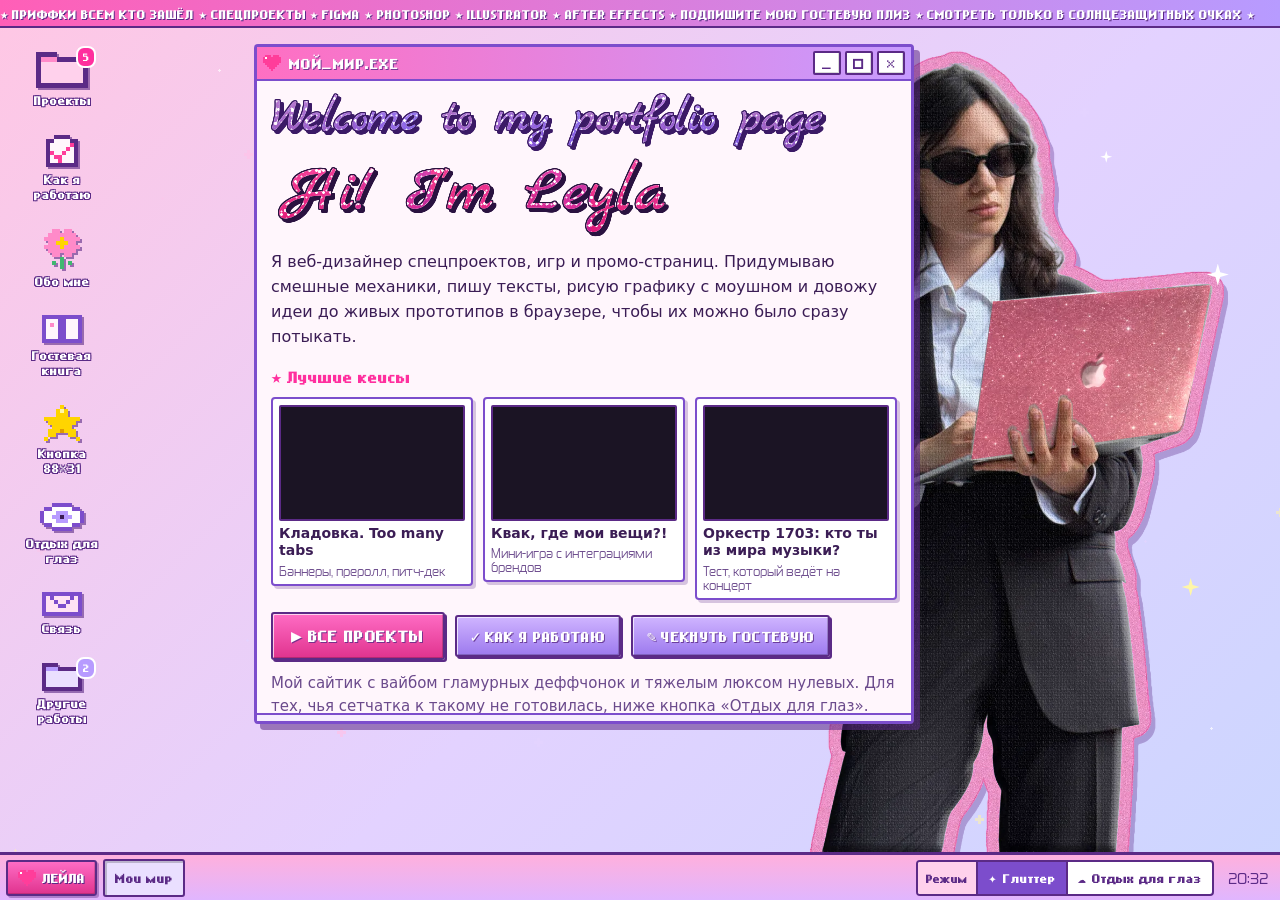
<file: index.html>
<!doctype html>
<html lang="ru">

<head>
  <meta charset="utf-8">
  <meta name="viewport" content="width=device-width, initial-scale=1, viewport-fit=cover">
  <title>LEYLA OS</title>
  <meta name="description"
    content="Портфолио Лейлы — дизайнера рекламных спецпроектов. Игры, тесты, промо и сайты внутри моей личной операционки из нулевых.">
  <meta property="og:title" content="LEYLA OS — портфолио веб-дизайнера спецпроектов">
  <meta property="og:description" content="Проекты, кейсы и гостевая книга в персональной операционке из нулевых.">
  <script>
    try { if (localStorage.getItem('leyla-os:mode') === 'eyerest') document.documentElement.classList.add('eye-rest'); } catch (e) { }
    try { if (sessionStorage.getItem('leyla-os:booted') || /^#(world|projects|other|howiwork|about|guestbook|button|eyerest|contact)$/.test(location.hash)) document.documentElement.classList.add('booted'); } catch (e) { }
  </script>
  <link rel="icon"
    href="data:image/svg+xml,%3Csvg xmlns=%27http://www.w3.org/2000/svg%27 viewBox=%270 0 9 8%27 shape-rendering=%27crispEdges%27%3E%3Cpath fill=%27%23ff3d9a%27 d=%27M1 0h3v1h1V0h3v1h1v3H8v1H7v1H6v1H5v1H4V7H3V6H2V5H1V4H0V1h1z%27/%3E%3C/svg%3E">
  <link rel="preload" href="assets/fonts/tiny5-cyrillic-400-normal.woff2" as="font" type="font/woff2" crossorigin>
  <link rel="stylesheet" href="css/theme.css">
  <link rel="stylesheet" href="styles.css">
  <noscript>
    <style>
      #boot,
      #desktop,
      #taskbar {
        display: none !important;
      }

      body {
        overflow: auto;
      }
    </style>
  </noscript>
</head>

<body>
  <a class="skip" href="#win-projects" data-open="projects">Перейти к проектам</a>
  <h1 class="vh">Лейла — портфолио веб-дизайнера спецпроектов</h1>

  <div id="bg" aria-hidden="true"></div>
  <div id="sheen" aria-hidden="true"></div>
  <canvas id="fx" aria-hidden="true"></canvas>

  <!-- ============ WELCOME / LOADING ============ -->
  <section id="boot" aria-label="Загрузка LEYLA OS">
    <div class="boot-card bevel">
      <div class="boot-head win-bar"><span class="win-title">запускаем LEYLA OS</span></div>
      <div class="boot-inner">
        <p class="glit glit-lav boot-banner" lang="en">Welcome to my portfolio page</p>
        <p class="boot-os"><span class="brand">LEYLA OS</span> <span class="boot-ver">(гламур эдишн)</span>
        </p>
        <div class="bar sunken" role="progressbar" aria-label="Загрузка" aria-valuemin="0" aria-valuemax="100"
          aria-valuenow="0" id="boot-bar"><span id="boot-fill"></span></div>
        <p class="boot-status" id="boot-status">Загружаем блёстки и дофамин…</p>
        <div class="boot-actions">
          <button class="btn btn-big" id="boot-enter" type="button">Войти ♥</button>
          <button class="btn btn-alt" id="boot-skip" type="button">→ Сразу к проектам</button>
          <button class="linkish" id="boot-calm" type="button">☁ войти в режиме «Отдых для глаз»</button>
          <!-- <p class="boot-hint" aria-hidden="true">или просто нажми Enter</p> -->
        </div>
      </div>
    </div>
  </section>

  <!-- ============ DESKTOP ============ -->
  <main id="desktop" aria-label="Рабочий стол">
    <div class="marquee" id="marquee" aria-hidden="true">
      <div class="marquee-track">
        <span>★ ПРИФФКИ ВСЕМ КТО ЗАШЁЛ ★ СПЕЦПРОЕКТЫ ★ FIGMA ★ PHOTOSHOP ★ ILLUSTRATOR ★ AFTER EFFECTS ★ ПОДПИШИТЕ МОЮ
          ГОСТЕВУЮ ПЛИЗ ★ СМОТРЕТЬ
          ТОЛЬКО В СОЛНЦЕЗАЩИТНЫХ ОЧКАХ ★ </span>
        <span>★ ПРИФФКИ ВСЕМ КТО ЗАШЁЛ ★ СПЕЦПРОЕКТЫ ★ FIGMA ★ PHOTOSHOP ★ ILLUSTRATOR ★ AFTER EFFECTS ★ ПОДПИШИТЕ МОЮ
          ГОСТЕВУЮ ПЛИЗ ★ СМОТРЕТЬ
          ТОЛЬКО В СОЛНЦЕЗАЩИТНЫХ ОЧКАХ ★ </span>
      </div>
    </div>

    <nav class="icons" aria-label="Ярлыки рабочего стола" id="icons"></nav>

    <figure class="portrait" id="portrait">
      <div class="p-stack">
        <img class="p-outline" src="assets/portrait/outline-glitter.webp" alt="" width="904" height="1500"
          decoding="async">
        <img class="p-base" src="assets/portrait/suit.webp" alt="я в чёрном костюме и тёмных очках с ноутбуком в руках"
          width="904" height="1500" decoding="async" fetchpriority="high">
        <img class="p-lid" src="assets/portrait/laptop-glitter.webp" alt="" width="904" height="1500" decoding="async">
        <span class="spark s1" aria-hidden="true"></span><span class="spark s2" aria-hidden="true"></span>
        <span class="spark s3" aria-hidden="true"></span><span class="spark s4" aria-hidden="true"></span>
        <span class="spark s5" aria-hidden="true"></span>
      </div>
      <figcaption>
        <button type="button" class="nametag bevel" data-open="about">
          <span class="nt-name">Лейла</span>
          <span class="nt-role">веб-дизайнер спецпроектов</span>
          <span class="nt-more">Обо мне.txt ↗</span>
        </button>
      </figcaption>
    </figure>

    <!-- MY WORLD -->
    <section class="win" id="win-world" aria-labelledby="t-world">
      <header class="win-bar"><span class="win-ico" data-pix="heart" data-scale="2"></span>
        <h2 class="win-title" id="t-world">МОЙ_МИР.EXE</h2><span class="win-btns"></span>
      </header>
      <div class="win-body world">
        <div class="world-hero" aria-hidden="true">
          <div class="p-stack">
            <img class="p-outline" src="assets/portrait/outline-glitter.webp" alt="" width="904" height="1500"
              loading="lazy">
            <img class="p-base" src="assets/portrait/suit.webp" alt="" width="904" height="1500" loading="lazy">
            <img class="p-lid" src="assets/portrait/laptop-glitter.webp" alt="" width="904" height="1500"
              loading="lazy">
          </div>
        </div>
        <p class="glit glit-lav world-banner" lang="en">Welcome to my portfolio page</p>
        <div class="intro">
          <p class="glit glit-hot intro-hi" lang="en">Hi! I'm Leyla</p>
          <p class="intro-lead">Я веб-дизайнер спецпроектов, игр и промо-страниц. Придумываю смешные механики, пишу
            тексты, рисую графику с моушном и довожу идеи до живых прототипов в браузере, чтобы их можно было сразу
            потыкать.</p>

        </div>
        <section class="top-cases" aria-labelledby="t-top">
          <h3 id="t-top" class="top-h">★ Лучшие кейсы</h3>
          <ul class="top-list" id="top-list"></ul>
        </section>
        <div class="row-btns">
          <button class="btn btn-big" type="button" data-open="projects">▶ Все проекты</button>
          <button class="btn btn-alt" type="button" data-open="howiwork">✓ Как я работаю</button>
          <button class="btn btn-alt" type="button" data-open="guestbook">✎ Чекнуть гостевую</button>
        </div>
        <p class="intro-fun">Мой сайтик с вайбом гламурных деффчонок и тяжелым люксом нулевых. Для тех, чья сетчатка к
          такому не готовилась, ниже кнопка «Отдых для глаз».</p>

        <div class="divider" data-divider="heart,star,flower,star"></div>
        <div class="shortcut-grid" id="shortcut-grid" aria-label="Все разделы"></div>
      </div>
      <footer class="win-status" id="world-status"></footer>
    </section>

    <!-- PROJECTS ARCHIVE -->
    <section class="win" id="win-projects" aria-labelledby="t-projects">
      <header class="win-bar"><span class="win-ico" data-pix="folder" data-scale="2"></span>
        <h2 class="win-title" id="t-projects">ПРОЕКТЫ.DIR</h2><span class="win-btns"></span>
      </header>
      <div class="win-body no-pad">
        <div class="explorer">
          <div class="ex-toolbar">
            <div class="ex-addr sunken" aria-hidden="true"><span data-pix="folder" data-scale="2"></span>
              C:\LEYLA\ПРОЕКТЫ\</div>
            <div class="ex-filter" id="proj-filter" role="group" aria-label="Фильтр проектов"></div>
          </div>
          <ol class="ex-list" id="proj-list" aria-label="Проекты"></ol>
        </div>
      </div>
      <footer class="win-status" id="proj-status">загружаем папочки…</footer>
    </section>

    <!-- OTHER WORK: sites & UI, kept apart from the special-projects archive -->
    <section class="win" id="win-other" aria-labelledby="t-other">
      <header class="win-bar"><span class="win-ico" data-pix="folder2" data-scale="2"></span>
        <h2 class="win-title" id="t-other">ДРУГИЕ_РАБОТЫ.DIR</h2><span class="win-btns"></span>
      </header>
      <div class="win-body no-pad">
        <div class="explorer">
          <div class="ex-toolbar">
            <div class="ex-addr sunken" aria-hidden="true"><span data-pix="folder2" data-scale="2"></span>
              C:\LEYLA\ДРУГИЕ_РАБОТЫ\</div>
            <p class="ex-note">Отдельная папка для клиентских сайтов, концептов и проектов на Framer.<button
                type="button" class="linkish" data-open="projects">ПРОЕКТЫ.DIR</button></p>
          </div>
          <ol class="ex-list" id="other-list" aria-label="Другие работы"></ol>
        </div>
      </div>
      <footer class="win-status" id="other-status"></footer>
    </section>

    <!-- HOW I WORK -->
    <section class="win" id="win-howiwork" aria-labelledby="t-howiwork">
      <header class="win-bar"><span class="win-ico" data-pix="check" data-scale="2"></span>
        <h2 class="win-title" id="t-howiwork">КАК_Я_РАБОТАЮ.TXT</h2><span class="win-btns"></span>
      </header>
      <div class="win-body hiw">
        <ol class="hiw-steps">
          <li><b>Разбираюсь в задаче</b><span>выясняю, зачем мы вообще это делаем: какая цель у бизнеса и что должно
              зацепить зрителя</span></li>
          <li><b>Называю реальные сроки</b><span>считаю время на проект и придерживаюсь дедлайна, а если вводные
              меняются — предупреждаю сразу, а не в день сдачи</span></li>
          <li><b>Показываю процесс по шагам</b><span>приношу мудборд, черновик и сборку по очереди, чтобы мы поправили
              курс на старте, а не переделывали всё в финале</span></li>
          <li><b>Довожу до релиза и не пропадаю</b><span>настраиваю простую админку, чтобы вы могли менять контент без
              меня, и подключаю аналитику для оценки результата</span></li>
        </ol>
        <figure class="hiw-meme">
          <img src="assets/easter/alo-office.webp" alt="Мем «Ало, офис? Да-да, документы»" loading="lazy">
          <!-- <figcaption>я на созвоне с клиентом, этап 2</figcaption> -->
        </figure>
        <p class="hiw-team"><b>Опыт в команде:</b> руководила редакцией из 15 авторов в remusik.org, два года
          доводила интерфейсы вместе с дизайнерами и разработчиками в 5DHUB. На хакатоне для выпускников Яндекс
          Практикума наша команда заняла 2-е место с редизайном интерфейса hh.ru.</p>

        <p class="hiw-link">Как все эти шаги выглядят на реальном заказе — <a href="work/orchestra-1703-site.html">кейс
            сайта для Оркестра 1703 ↗</a></p>
      </div>

    </section>


    <!-- ABOUT -->
    <section class="win" id="win-about" aria-labelledby="t-about">
      <header class="win-bar"><span class="win-ico" data-pix="flower" data-scale="2"></span>
        <h2 class="win-title" id="t-about">ОБО МНЕ.TXT</h2><span class="win-btns"></span>
      </header>
      <div class="win-body about">
        <figure class="about-photo">
          <img src="assets/photos/memeexcel.jpg" alt="мемасик" width="800" height="1000" loading="lazy">
          <!-- <figcaption>решаю вопросики</figcaption> -->
        </figure>
        <div class="about-text">
          <h3>Лейла</h3>
          <p class="sub">Веб-дизайнер спецпроектов</p>
          <p>Люблю чистую типографику, ламповые детали из прошлого и анимации со смыслом, но так, чтобы при этом не
            страдал удобный UI/UX.</p>
          <p>Ищу команду, где можно придумывать и запускать смешные диджитал-спецпроекты, игры и промо для брендов.</p>
          <h4>Мой арсенал</h4>

          <ul class="tags">
            <li>Figma</li>
            <li>Photoshop</li>
            <li>Illustrator</li>
            <li>Inkscape</li>
            <li>After Effects</li>
            <li>Framer</li>
            <li>Прототипы с Claude</li>
          </ul>
          <div class="row-btns">
            <button class="btn" type="button" data-open="projects">Смотреть работы</button>
            <button class="btn btn-alt" type="button" data-open="contact">Написать письмо</button>
          </div>
        </div>
      </div>
      <!-- <footer class="win-status">profile.exe — пашет на все 100%</footer> -->
    </section>

    <!-- GUESTBOOK -->
    <section class="win" id="win-guestbook" aria-labelledby="t-guestbook">
      <header class="win-bar"><span class="win-ico" data-pix="book" data-scale="2"></span>
        <h2 class="win-title" id="t-guestbook">ГОСТЕВАЯ.LOG</h2><span class="win-btns"></span>
      </header>
      <div class="win-body gb">
        <div class="gb-head">
          <div class="gb-title" aria-hidden="true">Guestbook</div>
          <p class="gb-welcome glit glit-hot">Приффки!</p>
          <p>Напиши че-нить... </p>
          <div class="divider" data-divider="heart,star,heart,flower,heart"></div>
          <p class="gb-links">[ <a href="#gb-form" data-gb="form">Чекнуть гесту</a> ] [ <a href="#gb-table"
              data-gb="list">Читать комментики</a> ] [ <a href="#win-contact" data-open="contact">Мыло</a> ]</p>
        </div>

        <p class="notice" role="note"><b>Спойлер:</b> записи <span class="tag-demo">ДЕМО</span> тут для красоты, а твой
          коммент увидят только ты и твой браузер. Настоящий сервер пока в отпуске.</p>

        <table class="gb-table" id="gb-table">
          <caption class="vh">Записи в гостевой книге</caption>
          <thead>
            <tr>
              <th scope="col"><span class="vh">Аватарка</span></th>
              <th scope="col">Ник</th>
              <th scope="col">Когда заглянул</th>
              <th scope="col">Камент</th>
            </tr>
          </thead>

          </thead>
          <tbody id="gb-rows"></tbody>
        </table>

        <div class="divider" data-divider="star,heart,star,heart,star"></div>

        <form class="gb-form" id="gb-form" novalidate>
          <h3>✎ Оставить комментик <span class="tag-local">только у тебя</span></h3>
          <div class="field">
            <label for="gb-name">Твой никнейм</label>
            <input id="gb-name" name="name" type="text" maxlength="24" autocomplete="nickname"
              aria-describedby="gb-name-err" required>
            <p class="err" id="gb-name-err"></p>
          </div>
          <fieldset class="field icons-pick">
            <legend>Выбери иконку</legend>
            <label><input type="radio" name="icon" value="heart" checked><span data-pix="heart"
                data-scale="3"></span><span class="vh">сердечко</span></label>
            <label><input type="radio" name="icon" value="star"><span data-pix="star" data-scale="3"></span><span
                class="vh">звезда</span></label>
            <label><input type="radio" name="icon" value="flower"><span data-pix="flower" data-scale="3"></span><span
                class="vh">цветочек</span></label>
            <label><input type="radio" name="icon" value="butterfly"><span data-pix="butterfly"
                data-scale="3"></span><span class="vh">бабочка</span></label>
          </fieldset>
          <div class="field">
            <label for="gb-msg">Сообщение <span class="count" id="gb-count">0/140</span></label>
            <textarea id="gb-msg" name="message" rows="3" maxlength="140" aria-describedby="gb-msg-err"
              required></textarea>
            <p class="err" id="gb-msg-err"></p>
          </div>
          <button class="btn btn-big" type="submit">Закомментить ♥</button>
          <p class="form-status" id="gb-status" role="status"></p>
        </form>
      </div>
      <!-- <footer class="win-status">рекомендуется смотреть в тёмных очках</footer> -->
    </section>

    <!-- MY BUTTON -->
    <section class="win" id="win-button" aria-labelledby="t-button">
      <header class="win-bar"><span class="win-ico" data-pix="star" data-scale="2"></span>
        <h2 class="win-title" id="t-button">ОБМЕН_КНОПКАМИ!</h2><span class="win-btns"></span>
      </header>
      <div class="win-body btn-win">
        <p>Хочешь поставить баннер на мой сайт у себя в блоге? Лови мою фирменную кнопо4ку.</p>
        <div class="btn-stage">
          <a id="my-button-link" href="./" class="btn88-link" aria-label="Лейла — портфолио (кнопка 88 на 31)">
            <img id="my-button-img" data-gif class="btn88" src="assets/leyla-button-88x31.gif" alt="LEYLA.EXE"
              width="88" height="31">
          </a>
          <a href="./" class="btn88-link big" tabindex="-1" aria-hidden="true">
            <img data-gif class="btn88" src="assets/leyla-button-88x31.gif" alt="" width="88" height="31">
          </a>
        </div>
        <label for="embed-code" class="lbl">HTML-код для твоего сайта:</label>
        <textarea id="embed-code" class="code" rows="4" readonly spellcheck="false"></textarea>
        <div class="row-btns">
          <button class="btn" type="button" id="copy-embed">Скопировать код</button>
          <span class="form-status" id="copy-status" role="status"></span>
        </div>
        <p class="notice" id="url-note" role="note"></p>
        <p class="small">Сохранить картинку: <a id="dl-banner" href="assets/leyla-button-88x31.gif"
            download>leyla-button-88x31.gif</a> (88 × 31 px, анимированная гифка)</p>
      </div>
      <footer class="win-status"></footer>
    </section>

    <!-- EYE REST ZONE -->
    <section class="win" id="win-eyerest" aria-labelledby="t-eyerest">
      <header class="win-bar"><span class="win-ico" data-pix="eye" data-scale="2"></span>
        <h2 class="win-title" id="t-eyerest">ОТДЫХ_ДЛЯ_ГЛАЗ.EXE</h2><span class="win-btns"></span>
      </header>
      <div class="win-body er">
        <div class="er-warn" id="er-warn">
          <div class="dialog bevel">
            <div class="dialog-body">
              <span class="dialog-ico" aria-hidden="true">!</span>
              <div>
                <p class="dialog-title">ОБНАРУЖЕН ПЕРЕДОЗ ГЛАМУРА</p>
                <p>Включить режим «Отдых для глаз»?</p>
              </div>
            </div>
            <div class="dialog-foot">
              <button class="btn btn-big" type="button" data-eye="on" id="er-activate">Убрать блёстки</button>
            </div>
          </div>
          <p class="small">Выключает мерцание и прочую гламурную ерунду. Проекты, тексты и открытые окна остаются на
            своих местах.</p>
        </div>

        <div class="er-calm" id="er-calm" hidden>
          <div class="sky sunken" aria-hidden="true">
            <span class="cloud c1" data-pix="cloud" data-scale="6"></span>
            <span class="cloud c2" data-pix="cloud" data-scale="4"></span>
            <span class="flower-big" data-pix="flower" data-scale="8"></span>
          </div>
          <p class="calm-title">ДОБРО ПОЖАЛОВАТЬ В ТИХУЮ ГАВАНЬ</p>
          <p id="er-survived" class="calm-sub"></p>
          <button class="btn btn-big" type="button" data-eye="off" id="er-restore">Вернуть блёстки!</button>
        </div>
      </div>
    </section>

    <!-- CONTACT -->
    <section class="win" id="win-contact" aria-labelledby="t-contact">
      <header class="win-bar"><span class="win-ico" data-pix="mail" data-scale="2"></span>
        <h2 class="win-title" id="t-contact">СВЯЗЬ.EXE</h2><span class="win-btns"></span>
      </header>
      <div class="win-body contact">
        <p>Есть проект, вакансия мечты или просто хочешь обсудить вёрстку? Шли весточку.</p>
        <p id="contact-tg" class="row-btns"></p>
        <div id="contact-live" hidden>
          <form id="contact-form" novalidate>
            <div class="field"><label for="c-name">Как тебя зовут?</label><input id="c-name" type="text"
                autocomplete="name"></div>
            <div class="field"><label for="c-msg">Суть вопроса</label><textarea id="c-msg" rows="4"></textarea>
              <p class="err" id="c-err"></p>
            </div>
            <button class="btn btn-big" type="submit">Отправить письмецо ✉</button>
            <p class="small"></p>
          </form>
          <p class="small">Или пиши напрямую: <a id="c-mail" href="#"></a></p>
        </div>
        <p class="notice" id="contact-missing" role="note"><b>Видно только локально</b> почта пока не
          вписана.
          Добавь <code>EMAIL</code> в файл <code>data/site.js</code>, и здесь появится форма письма.</p>
        <ul class="link-list" id="link-list"></ul>
      </div>
    </section>
  </main>

  <!-- ============ TASKBAR ============ -->
  <footer id="taskbar">
    <button id="start" type="button" aria-haspopup="true" aria-expanded="false" aria-controls="startmenu"><span
        data-pix="heart" data-scale="2" aria-hidden="true"></span> <span class="start-txt">ЛЕЙЛА</span></button>
    <div id="tasks" aria-label="Открытые окна"></div>

    <nav id="mnav" aria-label="Быстрый переход">
      <button type="button" data-open="world"><span data-pix="heart" data-scale="2"
          aria-hidden="true"></span>Главная</button>
      <button type="button" data-open="projects"><span data-pix="folder" data-scale="2"
          aria-hidden="true"></span>Проекты</button>
      <button type="button" data-open="guestbook"><span data-pix="book" data-scale="2"
          aria-hidden="true"></span>Гостевая</button>
    </nav>

    <div id="tray">
      <div id="mode-switch" data-mode-switch data-caption="Режим"></div>
      <button type="button" id="mode-mini" class="tray-btn" aria-label="Режим оформления"><span class="mm-ico"
          aria-hidden="true"></span><span class="mm-txt"></span></button>
      <time id="clock" aria-label="Местное время"></time>
    </div>
  </footer>

  <div id="startmenu" role="menu" aria-label="Меню LEYLA OS" hidden></div>

  <noscript>
    <div class="nojs">
      <h2>LEYLA OS работает на JavaScript</h2>
      <p>Без него рабочий стол не откроется, но кейсы доступны напрямую:</p>
      <!-- cases:start (generated by tools/build.mjs) -->
      <ul>
        <li><a href="work/kladovka.html">Кладовка. Too many tabs</a></li>
        <li><a href="work/kvak.html">Квак, где мои вещи?!</a></li>
        <li><a href="work/orchestra-1703.html">Оркестр 1703: кто ты из мира музыки?</a></li>
        <li><a href="work/orchestra-1703-site.html">Оркестр 1703: первый сайт</a></li>
        <li><a href="work/pixel-train.html">Симулятор худшего соседа</a></li>
      </ul>
      <p>Другие работы:</p>
      <ul>
        <li><a href="work/paradai.html">Paradai</a></li>
        <li><a href="work/artem-nazarov.html">Читает Артем Назаров</a></li>
      </ul>
      <!-- cases:end -->
    </div>
  </noscript>

  <script src="data/site.js"></script>
  <script src="data/projects.js"></script>
  <script src="js/mode.js"></script>
  <script src="app.js"></script>
  <!-- пасхалка: раз в минуту из-за края выглядывает феечка -->
  <!-- пасхалка: феечка выглядывает из-за открытого окна и прячется обратно -->
  <img class="fairy" id="fairy" src="assets/easter/fairy.webp" alt="" aria-hidden="true">
  <script>
    (function () {
      var f = document.getElementById('fairy'), desk = document.getElementById('desktop');
      if (!f || !desk || matchMedia('(prefers-reduced-motion: reduce)').matches) return;
      desk.appendChild(f);                                   // живёт в слое окон, чтобы прятаться за ними
      var rnd = function (a, b) { return a + Math.random() * (b - a); };
      function peek() {
        var wins = [].filter.call(desk.querySelectorAll('.win'), function (w) {
          var r = w.getBoundingClientRect(); return r.width > 200 && r.height > 150 && getComputedStyle(w).visibility !== 'hidden';
        });
        var d = desk.getBoundingClientRect(), fw = f.offsetWidth || 150, side, x, y, z = 4;
        if (wins.length) {
          var w = wins[Math.floor(Math.random() * wins.length)], r = w.getBoundingClientRect();
          z = Math.max(1, (parseInt(w.style.zIndex, 10) || 10) - 1);
          var room = { left: r.left - d.left, right: d.right - r.right, top: r.top - d.top };
          var opts = Object.keys(room).filter(function (k) { return room[k] > 60; });
          side = opts.length ? opts[Math.floor(Math.random() * opts.length)] : 'top';
          if (side === 'left') { x = r.left - d.left; y = r.top - d.top + rnd(.15, .6) * r.height; }
          if (side === 'right') { x = r.right - d.left - fw; y = r.top - d.top + rnd(.15, .6) * r.height; }
          if (side === 'top') { x = r.left - d.left + rnd(.15, .75) * (r.width - fw); y = r.top - d.top - 4; }
        } else {                                             // окон нет: из-за края экрана
          side = Math.random() < .5 ? 'left' : 'right';
          x = side === 'left' ? 0 : d.width - fw; y = rnd(.25, .6) * d.height;
        }
        f.className = 'fairy at-' + side; f.style.left = x + 'px'; f.style.top = y + 'px'; f.style.zIndex = z;
        requestAnimationFrame(function () { requestAnimationFrame(function () { f.classList.add('is-out'); }); });
        setTimeout(function () { f.classList.remove('is-out'); }, 2600);
      }
      setTimeout(function loop() { peek(); setTimeout(loop, 60000); }, rnd(10000, 20000));
    })();
  </script>
</body>

</html>
</file>
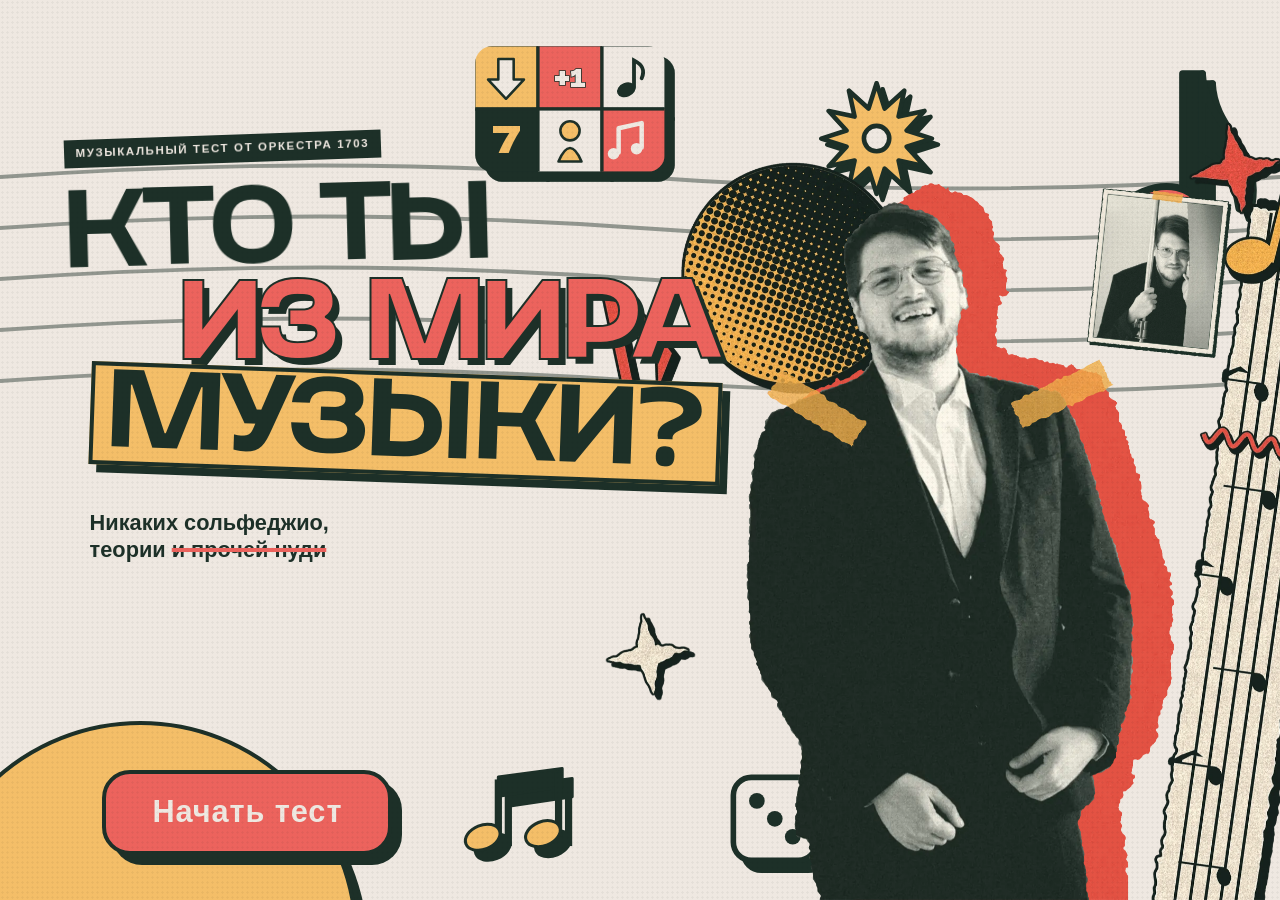
<file: play/orchestra-1703/index.html>
<!doctype html>
<html lang="ru">

<head>
  <meta charset="utf-8">
  <meta name="viewport" content="width=device-width, initial-scale=1">
  <title>Кто ты из мира музыки?</title>
  <meta name="description"
    content="Короткий тест из 7 вопросов, чтобы узнать своего композитора-двойника и выбрать концерт под настроение.">

  <link rel="preconnect" href="https://fonts.googleapis.com">
  <link rel="stylesheet"
    href="https://fonts.googleapis.com/css2?family=Dela+Gothic+One&family=Unbounded:wght@500;700;800&family=Manrope:wght@400;500;700&family=Rubik+Mono+One&display=swap">
  <style>
    :root {
      --green: #1D3028;
      --coral: #EC635D;
      --mustard: #F4BE68;
      --cream: #EFE8E1;
      --paper: #E2D6C8;
      --f-display: "Despair Display", "Arial Black", Impact, sans-serif;
      --f-bold: "Steppe Bold", "Arial Black", Arial, sans-serif;
      --f-book: "Steppe Book", Arial, sans-serif;
      --f-deco: "DRUZHOK", "Arial Black", sans-serif;
      --edge: 4px;
      --shadow: 10px;
    }

    @font-face {
      font-family: 'Steppe';
      src: url('fonts/Steppe-Regular.ttf') format('truetype');
      font-weight: 400;
      font-style: normal;
      font-display: swap;
    }

    @font-face {
      font-family: 'Steppe';
      src: url('fonts/Steppe-SemiBold.ttf') format('truetype');
      font-weight: 600;
      font-style: normal;
      font-display: swap;
    }

    @font-face {
      font-family: 'DRUZHOK';
      src: url('./fonts/DRUZHOK.woff') format('opentype');
      font-weight: 400;
      font-style: normal;
      font-display: swap;
    }

    @font-face {
      font-family: 'Despair Display';
      src: url('./fonts/DespairDisplay-Bold.woff') format('opentype');
      font-weight: 700;
      font-style: normal;
    }

    * {
      box-sizing: border-box
    }

    html,
    body {
      height: 100%;
      margin: 0
    }

    body {
      background: var(--cream);
      color: var(--green);
      font-family: var(--f-book);
      overflow-x: hidden;
      -webkit-font-smoothing: antialiased
    }

    #root {
      height: 100%
    }

    button {
      font: inherit;
      color: inherit;
      cursor: pointer
    }

    a {
      color: inherit
    }

    :focus-visible {
      outline: 4px solid var(--coral);
      outline-offset: 4px
    }

    svg {
      overflow: visible
    }

    .sr-only {
      position: absolute;
      width: 1px;
      height: 1px;
      overflow: hidden;
      clip: rect(0 0 0 0);
      white-space: nowrap
    }

    .shd {
      filter: drop-shadow(var(--shadow) var(--shadow) 0 var(--green))
    }

    .shd.sm {
      filter: drop-shadow(6px 6px 0 var(--green))
    }

    .app {
      position: relative;
      height: 100%;
      min-height: 640px;
      overflow: hidden;
      background: var(--cream)
    }


    .app::after {
      content: "";
      position: absolute;
      inset: 0;
      pointer-events: none;
      z-index: 50;
      opacity: .5;
      mix-blend-mode: multiply;
      background-image: radial-gradient(rgba(29, 48, 40, .09) 1px, transparent 1.2px);
      background-size: 5px 5px
    }

    .hero {
      position: absolute;
      inset: 0;
      overflow-y: auto;
      overflow-x: clip
    }

    .stage {
      position: absolute;
      inset: 0
    }

    .px,
    .px * {
      pointer-events: none
    }

    .px {
      position: absolute;
      inset: 0;
      transform: translate3d(var(--mx, 0px), var(--my, 0px), 0)
    }

    .in {
      position: absolute;
      opacity: 0;
      animation: slide 1s cubic-bezier(.2, .9, .25, 1.05) forwards;
      animation-delay: var(--d, 0s)
    }

    .in.flow {
      position: relative
    }

    @keyframes slide {
      from {
        opacity: 0;
        transform: translate3d(var(--fx, 0), var(--fy, 0), 0) rotate(var(--fr, 0deg))
      }

      to {
        opacity: 1;
        transform: var(--rest, none)
      }
    }

    .staff {
      left: 0;
      width: 100%;
      top: 14%;
      height: 34%
    }

    .staff svg {
      opacity: .55
    }

    .disc {
      width: 34vw;
      height: 34vw;
      max-width: 560px;
      max-height: 560px;
      border-radius: 50%;
      background: var(--mustard);
      border: var(--edge) solid var(--green);
      box-shadow: var(--shadow) var(--shadow) 0 var(--green)
    }

    .disc.d1 {

      left: -6vw;
      bottom: -20vw;
      --fy: 40vh
    }


    .board {
      left: 37vw;
      top: 5vh;
      width: 15vw;
      min-width: 150px;
      --fx: -40vw
    }

    .star {
      right: 27vw;
      top: 9vh;
      width: 9vw;
      min-width: 90px;
      --fy: -50vh;
      --fr: -90deg
    }

    .silhouette {
      right: -2vw;
      bottom: -3vh;
      height: 96vh;
      width: auto;
      aspect-ratio: 3/4;
      --fx: 60vw
    }

    .note-a {
      right: 3vw;
      top: 6vh;
      width: 11vw;
      min-width: 100px;
      --fy: -40vh;
      --fr: 20deg
    }

    .note-b {
      left: 36vw;
      bottom: 5vh;
      width: 8vw;
      min-width: 80px;
      --fy: 40vh;
      --fr: -30deg
    }

    .arrow {
      display: none;
      left: 20vw;
      bottom: 8vh;
      width: 7vw;
      min-width: 70px;
      --fx: -30vw
    }

    .dice {
      right: 36vw;
      bottom: 4vh;
      width: 7vw;
      min-width: 70px;
      --fy: 50vh;
      --fr: 60deg
    }

    .slot {
      left: 45vw;
      bottom: 4vh;
      width: 12vw;
      min-width: 140px;
      padding: 10px 12px;
      border: 3px dashed var(--green);
      font: 700 11px/1.3 var(--f-bold);
      letter-spacing: .06em;
      text-transform: uppercase;
      background: rgba(244, 190, 104, .35);
      transform: rotate(-3deg);
      --rest: rotate(-3deg)
    }

    .copy {
      position: absolute;
      left: 5vw;
      top: 15vh;
      z-index: 10;
      width: 62vw;
      max-width: 980px
    }

    .eyebrow {
      font: 700 clamp(10px, .9vw, 13px)/1 var(--f-bold);
      letter-spacing: .14em;
      text-transform: uppercase;
      display: inline-block;
      background: var(--green);
      color: var(--cream);
      padding: .7em 1em;
      transform: rotate(-2deg);
      --rest: rotate(-2deg)
    }

    .title {
      margin: 2.2vh 0 0;
      font: 400 clamp(44px, 8.6vw, 150px)/.86 var(--f-display);
      letter-spacing: -.01em;
      text-transform: uppercase
    }

    .title .ln {
      display: block;
      width: max-content;
      max-width: 100%
    }

    .title .ln>span {
      display: inline-block
    }

    .title .l1 {
      transform: rotate(-1.5deg);
      --rest: rotate(-1.5deg)
    }

    .title .l2 {
      margin-left: 9vw;
      color: var(--coral);
      -webkit-text-stroke: var(--edge) var(--green);
      paint-order: stroke fill;
      text-shadow: 7px 7px 0 var(--green)
    }

    .title .l3 {
      margin-left: 2vw
    }

    .title .l3 em {
      font-style: normal;
      background: var(--mustard);
      padding: 0 .12em;
      border: var(--edge) solid var(--green);
      box-shadow: 8px 8px 0 var(--green);
      display: inline-block;
      transform: rotate(2deg)
    }

    .sub {
      margin: 4vh 0 0 2vw;
      font: 700 clamp(15px, 1.7vw, 26px)/1.2 var(--f-bold);
      max-width: 22ch;
      --fy: 30vh
    }

    .sub s {
      text-decoration-thickness: 4px;
      text-decoration-color: var(--coral)
    }

    .cta-wrap {
      position: absolute;
      left: 8vw;
      bottom: 5vh;
      top: auto;
      z-index: 12;
      --fy: 60vh;
    }

    .footnote {
      position: absolute;
      left: 5vw;
      bottom: 2vh;
      z-index: 13;
      max-width: min(46ch, 60vw);
      margin: 0;
      padding: 6px 10px;
      background: var(--cream);
      border-left: 4px solid var(--coral);
      font: 500 11px/1.35 var(--f-book)
    }

    .btn {
      position: relative;
      display: inline-block;
      border: 0;
      background: none;
      padding: 0;
      margin: 0;
      text-decoration: none;
      color: inherit
    }

    .btn .face {
      display: flex;
      align-items: center;
      justify-content: center;
      position: relative;
      z-index: 1;
      background: var(--coral);
      color: var(--cream);
      border: var(--edge) solid var(--green);
      border-radius: 28px;
      padding: .75em 1.5em;
      font: 800 clamp(20px, 2.4vw, 38px)/1 var(--f-bold);
      letter-spacing: .03em;
      transform: translate(0, 0);
      transition: transform .09s ease-out
    }

    .btn::before {
      content: "";
      position: absolute;
      inset: 0;
      background: var(--green);
      border-radius: 30px;
      transform: translate(var(--shadow), var(--shadow))
    }

    .btn:hover .face {
      transform: translate(-3px, -3px)
    }

    .btn:active .face,
    .btn.pressed .face {
      transform: translate(var(--shadow), var(--shadow));
      transition-duration: .05s
    }

    @media (hover:none) {
      .btn:hover .face {
        transform: none
      }
    }

    .btn.ghost .face {
      background: var(--cream);
      color: var(--green)
    }

    .btn.small .face {
      min-height: 46px;
      font-size: clamp(14px, 1.3vw, 18px);
      padding: .6em 1.2em;
      border-radius: 20px
    }

    .btn.small::before {
      border-radius: 22px
    }


    .btn[disabled] {
      cursor: not-allowed
    }

    .btn[disabled] .face {
      transform: none;
      background: var(--cream);
      color: rgba(29, 48, 40, .6);
      border: var(--edge) dashed rgba(29, 48, 40, .55)
    }

    .btn[disabled]::before {
      background: rgba(29, 48, 40, .2)
    }


    .curtain {
      position: absolute;
      inset: 0;
      z-index: 40;
      pointer-events: none;
      display: flex
    }

    .curtain .half {
      position: relative;
      flex: 1;
      border: var(--edge) solid var(--green);
      transform: translateX(var(--from));
      transition: transform .55s cubic-bezier(.7, 0, .2, 1)
    }

    .curtain .left {
      --from: calc(-100% - 24px);
      background: var(--coral);
      box-shadow: 12px 0 0 var(--green)
    }

    .curtain .right {
      --from: calc(100% + 24px);
      background: var(--mustard);
      box-shadow: -12px 0 0 var(--green)
    }

    .curtain.closed .half {
      transform: none
    }

    .curtain svg {
      position: absolute;
      inset: 0;
      width: 100%;
      height: 100%
    }

    .quiz {
      position: absolute;
      inset: 0;
      z-index: 5;
      overflow-y: auto;
      overflow-x: clip;
      display: grid;
      grid-template-columns: minmax(0, 5fr) minmax(0, 7fr);
      grid-template-rows: 1fr auto;
      column-gap: 4vw;
      row-gap: 2.5vh;
      padding: 5vh 5vw 4vh
    }

    .quiz .deco,
    .result .deco {
      position: absolute;
      inset: 0;
      pointer-events: none;
      z-index: 0;
      overflow: hidden
    }

    .q-left {
      position: relative;
      z-index: 2;
      align-self: center;
      display: flex;
      flex-direction: column;
      gap: 3vh;
      min-width: 0
    }

    .q-right {
      position: relative;
      z-index: 2;
      align-self: center;
      display: flex;
      flex-direction: column;
      gap: 3vh;
      min-width: 0
    }

    .prog {
      display: flex;
      align-items: center;
      gap: 14px;
      font: 800 clamp(12px, 1.1vw, 16px)/1 var(--f-bold);
      letter-spacing: .08em
    }

    .prog .bars {
      display: flex;
      gap: 6px;
      flex: 1;
      max-width: 300px
    }

    .prog .bars i {
      flex: 1;
      height: 16px;
      border: 3px solid var(--green);
      background: var(--cream);
      transform: skewX(-12deg)
    }

    .prog .bars i.on {
      background: var(--coral);
      box-shadow: 3px 3px 0 var(--green)
    }

    .q-title {
      margin: 0;
      font: 400 clamp(24px, 2.6vw, 42px)/1 var(--f-display);
      text-transform: uppercase;
      overflow-wrap: break-word
    }

    .q-title:focus {
      outline: none
    }

    .scene-wrap {
      position: relative;
      display: flex;
      align-items: center;
      justify-content: flex-start;
      transform: rotate(-1.2deg)
    }

    .scene {
      display: block;
      width: 100%;
      height: auto;
      max-height: min(40vh, 340px)
    }

    .answers {
      display: grid;
      grid-template-columns: 1fr 1fr;
      gap: 24px;
      margin: 0;
      padding: 0;
      border: 0;
      min-width: 0
    }

    .answers legend {
      position: absolute;
      width: 1px;
      height: 1px;
      overflow: hidden;
      clip: rect(0 0 0 0)
    }

    .ans {
      position: relative;
      display: block
    }

    .ans input {
      position: absolute;
      opacity: 0;
      inset: 0;
      width: 100%;
      height: 100%;
      margin: 0;
      cursor: pointer;
      z-index: 3
    }

    .ans .card {
      position: relative;
      display: flex;
      flex-direction: column;
      justify-content: space-between;
      gap: 14px;
      min-height: clamp(120px, 17vh, 180px);
      padding: 18px 20px;
      border: var(--edge) solid var(--green);
      border-radius: 26px;
      background: var(--bg);
      color: var(--fg);
      box-shadow: var(--shadow) var(--shadow) 0 var(--green);
      transition: transform .12s ease-out, box-shadow .12s ease-out
    }

    .ans .tag {
      font: 800 13px/1 var(--f-bold);
      letter-spacing: .12em
    }

    .ans .txt {
      font: 700 clamp(13px, 1.05vw, 16px)/1.3 var(--f-bold)
    }

    .ans .txt small {
      display: block;
      margin-top: 8px;
      font: 500 clamp(12px, 1vw, 14px)/1.35 var(--f-book);
      opacity: .88;
      text-transform: none
    }

    .ans:nth-child(1) {
      --bg: var(--mustard);
      --fg: var(--green)
    }

    .ans:nth-child(2) {
      --bg: #ECE3DA;
      --fg: var(--green)
    }

    .ans:nth-child(3) {
      --bg: var(--coral);
      --fg: var(--cream)
    }

    .ans:nth-child(4) {
      --bg: var(--green);
      --fg: var(--cream)
    }

    .ans:nth-child(odd) .card {
      transform: rotate(-.6deg)
    }

    .ans:nth-child(even) .card {
      transform: rotate(.5deg)
    }

    .ans:hover .card {
      transform: translate(-3px, -3px) rotate(0);
      box-shadow: calc(var(--shadow) + 3px) calc(var(--shadow) + 3px) 0 var(--green)
    }

    @media (hover:none) {
      .ans:hover .card {
        transform: none;
        box-shadow: var(--shadow) var(--shadow) 0 var(--green)
      }
    }

    .ans input:focus-visible+.card {
      outline: 4px solid var(--coral);
      outline-offset: 5px
    }

    .ans input:checked+.card {
      transform: translate(var(--shadow), var(--shadow));
      box-shadow: 0 0 0 var(--green);
      outline: 5px solid var(--green);
      outline-offset: 3px
    }

    .ans input:checked+.card .tag::after {
      content: " — ВЫБРАНО"
    }

    .q-foot {
      position: relative;
      z-index: 6;
      grid-column: 1/-1;
      display: flex;
      justify-content: space-between;
      align-items: center;
      gap: 20px
    }

    .q-foot .msg {
      font: 500 14px/1.3 var(--f-book)
    }

    @keyframes rise {
      from {
        opacity: 0;
        transform: translateY(24px)
      }

      to {
        opacity: 1;
        transform: none
      }
    }

    .quiz.enter .q-left>*,
    .quiz.enter .ans {
      animation: rise .55s cubic-bezier(.2, .9, .25, 1) both
    }

    .quiz.enter .ans {
      animation-delay: calc(.08s * var(--i, 0) + .1s)
    }

    .rise {
      animation: rise .6s cubic-bezier(.2, .9, .25, 1) both;
      animation-delay: var(--d, 0s)
    }

    @keyframes scene-in {
      from {
        opacity: 0;
        transform: translateY(26px) rotate(-3.5deg)
      }

      60% {
        opacity: 1;
        transform: translateY(-3px) rotate(.6deg)
      }

      to {
        opacity: 1;
        transform: none
      }
    }

    .quiz.enter .q-left>.scene-wrap {
      animation: scene-in .45s cubic-bezier(.2, .8, .3, 1) .3s both
    }

    .quiz.enter.after-sweep .q-left>.scene-wrap {
      animation-delay: .55s
    }

    .music-slot {
      min-height: clamp(168px, 22vh, 214px)
    }


    .music-card {
      position: relative;
      display: grid;
      grid-template-columns: auto minmax(0, 1fr);
      gap: 16px 22px;
      align-items: start;
      padding: 16px 20px 16px 16px;
      background: var(--cream);
      border: var(--edge) solid var(--green);
      border-radius: 24px;
      box-shadow: 8px 8px 0 var(--green);
      transform: rotate(.5deg);
      scroll-margin-bottom: 110px;
      animation: slip .5s cubic-bezier(.2, .9, .25, 1.05) both
    }

    @keyframes slip {
      from {
        opacity: 0;
        transform: translateY(28px) rotate(-3deg)
      }

      to {
        opacity: 1;
        transform: rotate(.5deg)
      }
    }

    .mc-ico {
      width: 64px;
      flex: none;
      margin-top: 4px
    }

    .mc-ico svg {
      display: block;
      width: 100%;
      height: auto
    }

    .mc-body {
      min-width: 0;
      display: flex;
      flex-direction: column;
      gap: 6px;
      align-items: flex-start
    }

    .mc-label {
      display: inline-block;
      background: var(--coral);
      color: var(--cream);
      font: 800 10px/1 var(--f-bold);
      letter-spacing: .14em;
      text-transform: uppercase;
      padding: .6em .8em;
      transform: rotate(-1.5deg)
    }

    .mc-lead {
      margin: 2px 0 0;
      font: 500 clamp(13px, 1.1vw, 15px)/1.4 var(--f-book)
    }

    .mc-work {
      margin: 0;
      font: 800 clamp(13px, 1.1vw, 15px)/1.25 var(--f-bold);
      overflow-wrap: anywhere
    }

    .mc-comp {
      display: block;
      margin-top: 3px;
      font: 700 12px/1.3 var(--f-book);
      opacity: .85
    }

    .mc-why {
      margin: 0;
      font: 500 clamp(12px, 1vw, 14px)/1.4 var(--f-book)
    }

    .mc-actions {
      display: flex;
      flex-wrap: wrap;
      align-items: center;
      gap: 6px 18px;
      margin-top: 6px
    }

    .mc-actions .btn {
      margin-right: 10px;
      margin-bottom: 10px
    }

    .mc-src {
      font: 500 11px/1.3 var(--f-book);
      opacity: .75;
      max-width: 30ch
    }

    .mc-note {
      margin: 4px 0 0;
      font: 500 12px/1.4 var(--f-book);
      opacity: .8
    }

    .music-card.is-result {
      background: var(--mustard);
      transform: rotate(-.6deg);
      animation: none
    }

    .music-card.is-result .mc-label {
      background: var(--green)
    }

    .music-card.is-result .mc-lead,
    .music-card.is-result .mc-why {
      font-size: clamp(14px, 1.2vw, 17px)
    }

    .music-card.is-result .mc-work {
      font-size: clamp(15px, 1.3vw, 19px)
    }

    .music-card.is-result .mc-ico {
      width: 78px
    }

    /* Музыкальные карточки: в паузе — вступление и трек, в финале — трек и одна фраза о нём */
    .music-card:not(.is-result) .mc-why {
      display: none
    }

    .music-card.is-result .mc-lead {
      display: none
    }

    .mc-label:empty {
      display: none
    }

    .result .deco>.disc {
      display: none
    }

    .sweep {
      position: absolute;
      left: 0;
      right: 0;
      top: 30%;
      height: 40%;
      z-index: 30;
      pointer-events: none;
      background: var(--cream);
      border-block: var(--edge) solid var(--green);
      transform: scaleY(0);
      transform-origin: center;
      transition: transform .3s cubic-bezier(.7, 0, .3, 1)
    }

    .sweep.on {
      transform: scaleY(1)
    }

    .sweep svg {
      width: 100%;
      height: 100%;
      display: block
    }

    .sweep .lines path {
      stroke-dasharray: 1600;
      stroke-dashoffset: 1600
    }

    .sweep.on .lines path {
      animation: draw .55s .2s ease-out forwards
    }

    .sweep .nt {
      opacity: 0;
      transform: translateX(-80px)
    }

    .sweep.on .nt {
      animation: hop .7s calc(.07s*var(--i)) cubic-bezier(.2, .9, .3, 1.2) forwards
    }

    @keyframes draw {
      to {
        stroke-dashoffset: 0
      }
    }

    @keyframes hop {
      0% {
        opacity: 0;
        transform: translate(-80px, 20px)
      }

      40% {
        opacity: 1
      }

      100% {
        opacity: 1;
        transform: translate(0, 0)
      }
    }

    .result {
      position: absolute;
      inset: 0;
      z-index: 5;
      overflow-y: auto;
      overflow-x: clip;
      display: grid;
      grid-template-columns: minmax(0, 5fr) minmax(0, 6fr);
      column-gap: 4vw;
      align-items: start;
      padding: 5vh 6vw 6vh
    }

    .poster-wrap {
      position: sticky;
      top: 5vh;
      z-index: 2;
      display: flex;
      justify-content: center;
      transform: rotate(-2.2deg);
      animation: poster-in .9s cubic-bezier(.2, .9, .25, 1.05) both
    }

    @keyframes poster-in {
      from {
        opacity: 0;
        transform: translate(-40vw, 0) rotate(-14deg)
      }

      to {
        opacity: 1;
        transform: rotate(-2.2deg)
      }
    }

    .poster {
      display: block;
      height: min(82vh, 660px);
      aspect-ratio: 480/620;
      max-width: 100%;
      width: auto
    }

    .r-copy {
      position: relative;
      z-index: 2;
      display: flex;
      flex-direction: column;
      align-items: flex-start;
      gap: 2.2vh;
      min-width: 0;
      padding-top: 2vh
    }

    .r-label {
      display: inline-block;
      background: var(--green);
      color: var(--cream);
      font: 700 clamp(10px, .9vw, 13px)/1 var(--f-bold);
      letter-spacing: .14em;
      padding: .8em 1em;
      transform: rotate(-2deg)
    }

    .r-name {
      --colw: 48vw;
      margin: 0;
      font: 400 min(104px, calc(var(--colw) / (var(--n, 8) * .95)))/.9 var(--f-display);
      text-transform: uppercase
    }

    .r-name:focus {
      outline: none
    }

    .r-name .w {
      display: block;
      width: max-content;
      max-width: 100%
    }

    .r-name .w1 {
      color: var(--coral);
      -webkit-text-stroke: var(--edge) var(--green);
      paint-order: stroke fill;
      text-shadow: 6px 6px 0 var(--green);
      margin-left: 4vw
    }

    .r-full {
      margin: .6vh 0 0;
      font: 800 clamp(10px, .9vw, 12px)/1.2 var(--f-bold);
      letter-spacing: .12em;
      text-transform: uppercase;
      opacity: .8
    }

    .r-epithet {
      margin: 0;
      display: inline-block;
      background: var(--mustard);
      border: var(--edge) solid var(--green);
      box-shadow: 8px 8px 0 var(--green);
      padding: .3em .7em;
      font: 800 clamp(14px, 1.5vw, 22px)/1.1 var(--f-bold);
      text-transform: uppercase;
      transform: rotate(1.5deg)
    }

    .r-text {
      margin: 0;
      font: 500 clamp(15px, 1.45vw, 21px)/1.45 var(--f-book);
      max-width: 44ch
    }

    .r-detail {
      margin: 0;
      max-width: 44ch;
      padding: 14px 18px;
      background: var(--cream);
      border: var(--edge) solid var(--green);
      border-radius: 22px;
      box-shadow: 8px 8px 0 var(--green);
      font: 500 clamp(13px, 1.2vw, 17px)/1.4 var(--f-book);
      transform: rotate(-.8deg)
    }

    .r-detail b {
      display: block;
      margin-bottom: 6px;
      font: 800 11px/1 var(--f-bold);
      letter-spacing: .12em;
      text-transform: uppercase;
      color: var(--coral)
    }

    .r-note {
      margin: 0;
      max-width: 52ch;
      font: 500 12px/1.4 var(--f-book);
      opacity: .8
    }

    .r-note.small {
      opacity: .65
    }

    .r-music {
      width: 100%;
      max-width: 560px;
      margin-top: 1.5vh
    }

    .r-actions {
      display: flex;
      align-items: center;
      gap: 28px;
      flex-wrap: wrap;
      margin-top: 1vh
    }

    .orch-block {
      width: 100%;
      max-width: 560px;
      padding: 16px 18px;
      border: 3px dashed var(--green);
      border-radius: 22px
    }

    .orch-block h3 {
      margin: 0 0 6px;
      font: 800 clamp(13px, 1.1vw, 15px)/1.25 var(--f-bold);
      text-transform: uppercase;
      letter-spacing: .04em
    }

    .orch-block p {
      margin: 0;
      font: 500 clamp(13px, 1.1vw, 15px)/1.45 var(--f-book)
    }

    .orch-links {
      display: flex;
      flex-wrap: wrap;
      align-items: center;
      gap: 8px 22px;
      margin-top: 12px
    }

    .orch-links .btn {
      margin-right: 10px;
      margin-bottom: 10px
    }

    .orch-link {
      display: inline-flex;
      align-items: center;
      min-height: 44px;
      font: 700 13px/1.2 var(--f-bold);
      letter-spacing: .04em;
      text-decoration: underline;
      text-decoration-thickness: 2px;
      text-underline-offset: 5px
    }

    .orch-link:hover {
      color: var(--coral)
    }

    .orch-block .orch-note {
      margin-top: 8px;
      font-size: 12px;
      opacity: .75
    }


    @media (max-width:860px) {


      .stage {
        position: relative;
        inset: auto;
        min-height: max(100%, 620px)
      }

      .copy {
        position: relative;
        left: auto;
        top: auto;
        width: auto;
        max-width: none;
        padding: 6vh 16px 0
      }

      .title {
        font-size: clamp(36px, 12.6vw, 84px)
      }

      .title .l2 {
        margin-left: 5vw
      }

      .sub {
        margin-top: 3vh
      }

      .cta-wrap {
        position: relative;
        left: auto;
        bottom: auto;
        width: max-content;
        margin: 3.5vh 0 0 24px
      }

      .silhouette {
        height: min(44vh, 108vw);
        right: -10vw;
        bottom: -2vh
      }

      .board,
      .slot,
      .dice,
      .note-b,
      .arrow {
        display: none
      }

      .disc.d1 {
        width: 56vw;
        height: 56vw;
        left: -20vw;
        bottom: -18vw
      }

      .star {
        right: 4vw;
        top: auto;
        bottom: 34vh;
        width: 60px;
        min-width: 0
      }

      .note-a {
        right: auto;
        left: 7vw;
        top: auto;
        bottom: 31vh;
        width: 50px;
        min-width: 0
      }

      .scene {
        display: block;
        width: 100%;
        max-height: 430px;
        height: auto;
        object-fit: cover;
      }

      .staff {
        top: 45%;
        height: 15%
      }

      .eyebrow {
        max-width: calc(100vw - 32px)
      }

      .footnote {
        left: 0;
        right: auto;
        max-width: 50vw;
        bottom: 0;
        font-size: 10px
      }

      .quiz {
        display: flex;
        flex-direction: column;
        gap: 22px;
        padding: 20px 16px 0
      }

      .q-left,
      .q-right {
        display: contents
      }

      .quiz>*,
      .q-left>*,
      .q-right>* {
        flex: none
      }


      .q-title {
        font-size: clamp(22px, 6.4vw, 38px)
      }

      .scene {
        max-height: none
      }

      .answers {
        gap: 18px;
        grid-template-columns: minmax(0, 1fr)
      }

      .ans .card {
        min-height: 0
      }

      .music-slot {
        min-height: 0
      }

      .mc-ico {
        width: 48px
      }

      .music-card.is-result .mc-ico {
        width: 56px
      }

      .mc-actions .btn.small .face {
        font-size: 14px;
        padding: .55em 1em
      }

      .q-foot .btn.ghost .face {
        white-space: nowrap
      }

      .q-foot {
        position: sticky;
        bottom: 0;
        margin: auto -16px 0;
        padding: 12px 16px calc(14px + env(safe-area-inset-bottom, 0px));
        background: var(--cream);
        border-top: var(--edge) solid var(--green)
      }

      .q-foot .msg {
        position: absolute;
        width: 1px;
        height: 1px;
        overflow: hidden;
        clip: rect(0 0 0 0);
        white-space: nowrap
      }

      .quiz .deco>.d-star,
      .quiz .deco>.d-note,
      .result .deco>.d-star,
      .result .deco>.d-note {
        display: none
      }

      .result {
        display: flex;
        flex-direction: column;
        gap: 24px;
        padding: 20px 16px 40px
      }

      .poster-wrap {
        position: relative;
        top: auto;
        align-self: center
      }

      .poster {
        height: auto;
        width: min(100%, 380px)
      }

      .r-name {
        --colw: 86vw
      }

      .r-name .w1 {
        margin-left: 2vw
      }

      .r-copy {
        width: 100%;
        padding-top: 0
      }

      .r-detail,
      .r-text,
      .r-music,
      .orch-block {
        max-width: none
      }
    }

    .hero .stage {
      overflow: clip;
    }

    @media (min-width:600px) and (max-width:860px) {
      .answers {
        grid-template-columns: repeat(2, minmax(0, 1fr))
      }

      .scene {
        max-height: 46vh
      }

      .scene-wrap {
        justify-content: center
      }
    }

    @media (max-width:380px) {
      .eyebrow {
        letter-spacing: .06em
      }

      .btn.small .face {
        padding: .6em .9em
      }

      .music-card {
        grid-template-columns: minmax(0, 1fr)
      }

      .mc-ico {
        display: none
      }
    }


    @media (prefers-reduced-motion:reduce) {
      .in {
        animation: none;
        opacity: 1
      }

      .px {
        transition: none
      }

      .curtain .half,
      .sweep,
      .btn .face,
      .ans .card {
        transition-duration: .01s
      }

      .sweep .nt,
      .sweep.on .nt {
        animation: none;
        opacity: 1;
        transform: none
      }

      .sweep .lines path,
      .sweep.on .lines path {
        animation: none;
        stroke-dashoffset: 0
      }

      .quiz.enter .q-left>*,
      .quiz.enter .ans,
      .rise,
      .poster-wrap,
      .music-card {
        animation: none;
        opacity: 1
      }

      .quiz.enter .q-left>.scene-wrap,
      .quiz.enter.after-sweep .q-left>.scene-wrap {
        animation: none;
        opacity: 1
      }

      .poster-wrap {
        transform: rotate(-2.2deg)
      }
    }


    @media (max-width:860px) {
      .mc-empty {
        display: none
      }
    }

    .fedorov-hero-figure {
      position: absolute;
      right: -3vw;
      bottom: 0;
      z-index: 4;
      margin: 0;
      /* 61vw — чтобы на узких десктопах (≈900–1200px) фото не заходило под заголовок */
      height: min(94svh, 1180px, 61vw);
      aspect-ratio: 1400 / 1477;
      pointer-events: none;
      user-select: none;
    }

    .fedorov-hero-depth {
      position: absolute;
      inset: 0;
      transform: translate3d(calc(var(--fed-x, 0) * var(--depth, 0) * 1px), calc(var(--fed-y, 0) * var(--depth, 0) * .55px), 0);
      will-change: transform;
    }

    .fedorov-hero-img {
      display: block;
      width: 100%;
      height: 100%;
      object-fit: contain;
      animation-play-state: paused;
      animation-fill-mode: both;
    }

    .fedorov-hero-figure.is-ready .fedorov-hero-img {
      animation-play-state: running;
    }

    .fedorov-hero-img--back {
      animation: fed-paper-in .85s cubic-bezier(.2, .8, .2, 1) 0s both, fed-paper-float 7s ease-in-out 1.6s infinite alternate;
    }

    /* тень и скотч появляются, когда stop-frame последовательность остановилась на основном кадре */
    .fedorov-hero-img--shadow {
      animation: fed-shadow-in 1.05s cubic-bezier(.2, .8, .2, 1) 1.5s both;
    }

    .fedorov-hero-img--front {
      animation: fed-tape-in .5s cubic-bezier(.34, 1.56, .64, 1) 2.05s both;
    }

    /* ---------- stop-frame: кадры одной фотосессии вклеиваются друг поверх друга ----------
     Все кадры лежат в одной обертке параллакса (depth 22). Каждый кадр — своя анимация
     одинаковой длины (1.3s, старт .25s) с steps(1,end): значения не плавно перетекают,
     а «щелкают» кадр за кадром, как в стоп-моушене. Таймеров в JS нет. */
    .fed-frame {
      position: absolute;
      /* кадры лежат точно друг на друге */
      inset: 0;
      transform-origin: 50% 60%;
      visibility: hidden;
      /* промежуточные кадры видны только внутри анимации */
      animation-duration: 1.3s;
      animation-delay: .25s;
      animation-timing-function: steps(1, end);
      animation-fill-mode: both;
    }

    .fed-frame--posed {
      animation-name: fed-seq-posed;
    }

    .fed-frame--print {
      animation-name: fed-seq-print;
    }

    /* основной кадр видим по умолчанию: так он остается на месте при reduced-motion и при уходе */
    .fed-frame--laughing {
      visibility: visible;
      animation-name: fed-seq-laughing;
    }

    /* фото-отпечаток (кадр «выглядывает» — с ширмой, поэтому прямоугольный, а не вырезанный) */
    .fedorov-hero-img.fed-print {
      position: absolute;
      right: auto;
      bottom: auto;
      width: 52%;
      height: auto;
      aspect-ratio: 882 / 1062;
      left: 25%;
      top: 12%;
    }

    /* маленький дополнительный кадр, остается после последовательности */
    .fedorov-hero-img.fed-mini {
      position: absolute;
      right: auto;
      bottom: auto;
      width: 19%;
      height: auto;
      aspect-ratio: 882 / 1062;
      left: 69%;
      top: 9%;
      transform: rotate(6deg);
      animation: fed-mini-in .5s steps(1, end) 1.95s both;
    }

    @keyframes fed-seq-posed {
      0% {
        visibility: hidden;
        transform: none
      }

      1% {
        visibility: visible;
        transform: translate3d(2%, 3%, 0) rotate(-3deg) scale(1.06)
      }

      7.4% {
        visibility: visible;
        transform: translate3d(.4%, .6%, 0) rotate(-1.4deg) scale(1.01)
      }

      13.8% {
        visibility: visible;
        transform: translate3d(0, 0, 0) rotate(-1deg)
      }

      24% {
        visibility: hidden;
        transform: none
      }

      62% {
        visibility: visible;
        transform: translate3d(-1.6%, .8%, 0) rotate(1.8deg) scale(1.03)
      }

      67% {
        visibility: visible;
        transform: translate3d(-1%, .4%, 0) rotate(1.2deg)
      }

      72%,
      100% {
        visibility: hidden;
        transform: none
      }
    }

    @keyframes fed-seq-print {
      0% {
        visibility: hidden;
        transform: none
      }

      24% {
        visibility: visible;
        transform: translate3d(7%, -3%, 0) rotate(8deg) scale(1.1)
      }

      30.4% {
        visibility: visible;
        transform: translate3d(3%, -1%, 0) rotate(5deg) scale(1.02)
      }

      36.8% {
        visibility: visible;
        transform: translate3d(2.4%, -.6%, 0) rotate(4deg)
      }

      46% {
        visibility: hidden;
        transform: none
      }

      72% {
        visibility: visible;
        transform: translate3d(5%, 4%, 0) rotate(-7deg) scale(1.05)
      }

      77% {
        visibility: visible;
        transform: translate3d(4%, 3.4%, 0) rotate(-6deg)
      }

      80%,
      100% {
        visibility: hidden;
        transform: none
      }
    }

    @keyframes fed-seq-laughing {
      0% {
        visibility: hidden;
        transform: none
      }

      46% {
        visibility: visible;
        transform: translate3d(-2%, 2%, 0) rotate(2.5deg) scale(1.05)
      }

      52.4% {
        visibility: visible;
        transform: translate3d(-.6%, .6%, 0) rotate(1deg)
      }

      62% {
        visibility: hidden;
        transform: none
      }

      80% {
        visibility: visible;
        transform: translate3d(1.6%, 1.6%, 0) rotate(-2.2deg) scale(1.05)
      }

      86.4% {
        visibility: visible;
        transform: translate3d(.5%, .3%, 0) rotate(-.6deg) scale(1.01)
      }

      92.8%,
      100% {
        visibility: visible;
        transform: none
      }
    }

    @keyframes fed-mini-in {
      0% {
        visibility: hidden;
        transform: rotate(6deg)
      }

      1% {
        visibility: visible;
        transform: translate3d(30%, -18%, 0) rotate(20deg) scale(1.45)
      }

      20% {
        visibility: visible;
        transform: translate3d(8%, -4%, 0) rotate(11deg) scale(1.1)
      }

      40%,
      100% {
        visibility: visible;
        transform: rotate(6deg)
      }
    }

    /* повторный приход на главную: последовательность не повторяется,
     основной кадр просто въезжает, как раньше въезжала фигура */
    .fedorov-hero-figure.is-seq-done .fed-frame--posed,
    .fedorov-hero-figure.is-seq-done .fed-frame--print {
      animation: none;
      visibility: hidden;
    }

    .fedorov-hero-figure.is-seq-done .fed-frame--laughing {
      animation: fed-figure-in 1s cubic-bezier(.2, .8, .2, 1) .32s both;
    }

    .fedorov-hero-figure.is-seq-done .fedorov-hero-img--shadow {
      animation-delay: .18s;
    }

    .fedorov-hero-figure.is-seq-done .fedorov-hero-img--front {
      animation-delay: 1.15s;
    }

    .fedorov-hero-figure.is-seq-done .fed-mini {
      animation-delay: 1s;
    }

    /* пока картинки не декодированы — все слои ждут (шорткат animation выше сбрасывает play-state) */
    .fedorov-hero-figure:not(.is-ready) .fedorov-hero-img {
      animation-play-state: paused;
    }

    @keyframes fed-paper-in {
      from {
        transform: translate3d(16%, 7%, 0) rotate(7deg) scale(.9);
        opacity: 0
      }

      to {
        transform: none;
        opacity: 1
      }
    }

    @keyframes fed-shadow-in {
      0% {
        transform: translate3d(42%, 0, 0);
        opacity: 0
      }

      55% {
        opacity: 1
      }

      82% {
        transform: translate3d(-1.4%, 0, 0)
      }

      100% {
        transform: none;
        opacity: 1
      }
    }

    @keyframes fed-figure-in {
      from {
        transform: translate3d(48%, 0, 0) rotate(3deg);
        opacity: 0
      }

      to {
        transform: none;
        opacity: 1
      }
    }

    @keyframes fed-tape-in {
      0% {
        transform: scale(1.7) rotate(-10deg);
        opacity: 0
      }

      60% {
        opacity: 1
      }

      100% {
        transform: none;
        opacity: 1
      }
    }

    @keyframes fed-paper-float {
      from {
        transform: translate3d(0, 0, 0) rotate(0)
      }

      to {
        transform: translate3d(0, -1.2%, 0) rotate(-.7deg)
      }
    }

    .fedorov-hero-figure.is-leaving .fedorov-hero-img--front {
      animation: fed-out-right .4s cubic-bezier(.5, 0, .9, .4) 0s both;
    }

    .fedorov-hero-figure.is-leaving .fed-frame--laughing {
      animation: fed-out-right .55s cubic-bezier(.5, 0, .9, .4) .06s both;
    }

    .fedorov-hero-figure.is-leaving .fed-mini {
      animation: fed-out-right .45s cubic-bezier(.5, 0, .9, .4) 0s both;
    }

    .fedorov-hero-figure.is-leaving .fed-frame--posed,
    .fedorov-hero-figure.is-leaving .fed-frame--print {
      animation: none;
      visibility: hidden;
    }

    .fedorov-hero-figure.is-leaving .fedorov-hero-img--shadow {
      animation: fed-out-right .6s cubic-bezier(.5, 0, .9, .4) .14s both;
    }

    .fedorov-hero-figure.is-leaving .fedorov-hero-img--back {
      animation: fed-out-right .6s cubic-bezier(.5, 0, .9, .4) .2s both;
    }

    @keyframes fed-out-right {
      to {
        transform: translate3d(60%, 0, 0) rotate(4deg);
        opacity: 0
      }
    }

    @media (max-width:860px) {

      /* фигура занимает только место под кнопкой: --fed-safe-top измеряет Hero (низ .cta-wrap + отступ).
       Голова кадра (~44% ширины холста) держится на 58vw, как бы ни менялся размер. */
      .fedorov-hero-figure {
        right: auto;
        left: 58vw;
        transform: translateX(-44%);
        width: auto;
        height: max(220px, min(calc(104vw * 1477 / 1400), calc(100% - var(--fed-safe-top, 0px))));
      }

      .fedorov-hero-img.fed-mini {
        left: 62%;
        top: 6%;
        width: 21%;
      }

      .fedorov-hero-depth {
        transform: none;
      }
    }

    @media (hover:none) {
      .fedorov-hero-depth {
        transform: none;
      }
    }

    @media (prefers-reduced-motion:reduce) {

      .fedorov-hero-img,
      .fedorov-hero-figure.is-leaving .fedorov-hero-img {
        animation: none !important;
        opacity: 1;
      }

      .fedorov-hero-depth {
        transform: none !important;
      }

      .fedorov-hero-figure.is-leaving .fedorov-hero-img {
        opacity: 0;
        transition: opacity .2s linear;
      }
    }


    .question-illustration {
      display: block;
      width: 100%;
      height: auto;
      max-height: min(44vh, 440px);
      object-fit: contain;
      object-position: center;
      transform-origin: center center;
      backface-visibility: hidden;
    }

    .archetype-illustration {
      width: auto;
      height: min(82vh, 660px);
      max-width: 100%;
      object-fit: contain;
      aspect-ratio: auto;
    }

    .flap-horizontal {
      animation: flap-horizontal 5.2s ease-in-out infinite;
    }

    @keyframes flap-horizontal {

      0%,
      100% {
        transform: perspective(900px) rotateY(0deg);
      }

      12% {
        transform: perspective(900px) rotateY(-5deg);
      }

      24% {
        transform: perspective(900px) rotateY(0deg);
      }

      36% {
        transform: perspective(900px) rotateY(4deg);
      }

      48% {
        transform: perspective(900px) rotateY(0deg);
      }
    }

    @media (prefers-reduced-motion: reduce) {
      .flap-horizontal {
        animation: none !important;
      }
    }

    @media (max-width: 760px) {
      .question-illustration {
        max-height: 34vh;
        width: 100%;
      }

      .archetype-illustration {
        width: min(100%, 380px);
        height: auto;
        max-height: 56vh;
      }
    }



    /* COMPOSERS_CSS:BEGIN */
    /* =====================================================================
     Коллажи композиторов на страницах вопросов.
     Слои кладутся в процентах на холст 960×1200 (4:5) — как прежние картинки вопросов.
     Каждая анимация одноразовая: проигрывается при открытии вопроса (экран
     вопроса пересоздается при переходе), стартует после декодирования картинок.
     Базовые стили = финальная композиция (ее же видно при reduced-motion).
     ===================================================================== */
    .cs {
      position: relative;
      width: min(100%, calc(min(44vh, 440px) * .8));
      aspect-ratio: 4 / 5;
      flex: none;
      contain: layout paint;
      user-select: none;
    }

    .cs-l {
      position: absolute;
      display: block;
      max-width: none;
      pointer-events: none;
      backface-visibility: hidden;
      animation-fill-mode: both;
    }

    .cs:not(.is-ready) .cs-l {
      animation-play-state: paused !important;
    }

    @media (max-width: 760px) {
      .cs {
        width: min(100%, calc(34vh * .8));
      }

      /* на телефоне оставляем главное движение, второстепенные — статично */
      .cs .cs-sec {
        animation: none !important;
      }
    }

    @media (prefers-reduced-motion: reduce) {
      .cs .cs-l {
        animation: none !important;
      }
    }

    /* ---------- Бетховен: голова раскрывается, изнутри вылетают ноты и механизмы ---------- */
    .cs--beethoven .b-cap {
      transform-origin: 10% 92%;
      animation: b-lid 2.7s cubic-bezier(.3, 1.3, .5, 1) .2s both;
    }

    @keyframes b-lid {
      0% {
        transform: none
      }

      13% {
        transform: translateY(-17%) rotate(-17deg)
      }

      19% {
        transform: translateY(-14%) rotate(-13deg)
      }

      24% {
        transform: translateY(-15%) rotate(-14deg)
      }

      66% {
        transform: translateY(-15%) rotate(-14deg)
      }

      78% {
        transform: translateY(1.5%) rotate(1.5deg)
      }

      84% {
        transform: translateY(-1%) rotate(-.6deg)
      }

      90%,
      100% {
        transform: none
      }
    }

    .cs--beethoven .b-fly {
      animation: b-fly 1s cubic-bezier(.2, .75, .3, 1) both;
      animation-delay: calc(.48s + var(--i, 0) * .08s);
    }

    @keyframes b-fly {
      0% {
        transform: translate(var(--sx), var(--sy)) scale(.2) rotate(-50deg);
        opacity: 0
      }

      10% {
        opacity: 1
      }

      45% {
        transform: translate(var(--ax), var(--ay)) scale(.95) rotate(14deg);
        opacity: 1
      }

      72% {
        transform: translate(0, -7%) scale(1.04) rotate(-5deg)
      }

      86% {
        transform: translate(0, 2%) rotate(2deg)
      }

      100% {
        transform: none;
        opacity: 1
      }
    }

    /* ---------- Чайковский: сонные глаза → «удивился» (глаза резко увеличиваются), повтор после паузы ---------- */
    .cs--tchaikovsky .t-half {
      visibility: hidden;
      /* финал — открытые глаза */
      animation: t-half 3.2s steps(1, end) .25s both;
    }

    @keyframes t-half {
      0% {
        visibility: visible
      }

      16% {
        visibility: hidden
      }

      58% {
        visibility: visible
      }

      63%,
      100% {
        visibility: hidden
      }
    }

    .cs--tchaikovsky .t-open {
      transform-origin: 50% 50%;
      animation: t-open 3.2s cubic-bezier(.2, .9, .3, 1.2) .25s both;
    }

    @keyframes t-open {
      0% {
        visibility: hidden;
        transform: none
      }

      15.9% {
        visibility: hidden;
        transform: scale(.9)
      }

      16% {
        visibility: visible;
        transform: scale(.9)
      }

      22% {
        transform: scale(1.62)
      }

      27% {
        transform: scale(1.48)
      }

      38% {
        transform: scale(.94)
      }

      44%,
      57.9% {
        visibility: visible;
        transform: none
      }

      58% {
        visibility: hidden
      }

      62.9% {
        visibility: hidden;
        transform: none
      }

      63% {
        visibility: visible;
        transform: scale(1)
      }

      69% {
        transform: scale(1.4)
      }

      80% {
        transform: scale(.97)
      }

      88%,
      100% {
        visibility: visible;
        transform: none
      }
    }

    .cs--tchaikovsky .t-sway {
      transform-origin: 50% 20%;
      animation: t-sway 2.6s ease-in-out both;
      animation-delay: calc(.2s + var(--i, 0) * .18s);
    }

    @keyframes t-sway {
      0% {
        transform: rotate(0) translateY(-14%)
      }

      30% {
        transform: rotate(-9deg) translateY(4%)
      }

      60% {
        transform: rotate(6deg)
      }

      100% {
        transform: none
      }
    }

    .cs--tchaikovsky .t-drift {
      animation: t-drift 2.4s cubic-bezier(.3, .7, .3, 1) both;
      animation-delay: calc(.6s + var(--i, 0) * .1s);
    }

    @keyframes t-drift {
      0% {
        transform: translate(-12%, 10%) rotate(-10deg)
      }

      50% {
        transform: translate(5%, -6%) rotate(6deg)
      }

      100% {
        transform: none
      }
    }

    /* ---------- Стравинский: пластинки вместо глаз крутятся, на секунду «заедают» и едут дальше ---------- */
    .cs--stravinsky .s-vinyl {
      transform-origin: 50% 50%;
      animation: s-spin 3.4s linear both;
      animation-delay: calc(.35s + var(--i, 0) * .06s);
    }

    @keyframes s-spin {
      0% {
        transform: rotate(0)
      }

      38% {
        transform: rotate(540deg)
      }

      41% {
        transform: rotate(552deg)
      }

      44% {
        transform: rotate(536deg)
      }

      47% {
        transform: rotate(552deg)
      }

      50% {
        transform: rotate(540deg)
      }

      56% {
        transform: rotate(540deg)
      }

      100% {
        transform: rotate(1080deg)
      }
    }

    .cs--stravinsky .s-circle {
      animation: s-from-right .8s cubic-bezier(.2, .9, .3, 1.15) .1s both;
    }

    .cs--stravinsky .s-bar {
      animation: s-from-left .7s cubic-bezier(.2, .9, .3, 1.1) .2s both;
    }

    .cs--stravinsky .s-tri {
      animation: s-drop .7s cubic-bezier(.3, 1.4, .5, 1) .45s both;
    }

    @keyframes s-from-right {
      from {
        transform: translateX(60%) rotate(30deg)
      }

      to {
        transform: none
      }
    }

    @keyframes s-from-left {
      from {
        transform: translateX(-70%)
      }

      to {
        transform: none
      }
    }

    @keyframes s-drop {
      from {
        transform: translateY(-120%) rotate(-40deg)
      }

      to {
        transform: none
      }
    }

    /* ---------- Шопен: слезы по очереди стекают, капли падают и превращаются в бумажные ноты ---------- */
    .cs--chopin .c-tless {
      visibility: hidden;
      animation: c-t1 3.6s steps(1, end) .2s both;
    }

    .cs--chopin .c-tmid {
      animation: c-t2 3.6s steps(1, end) .2s both;
    }

    .cs--chopin .c-tmore {
      visibility: hidden;
      animation: c-t3 3.6s steps(1, end) .2s both;
    }

    @keyframes c-t1 {
      0% {
        visibility: visible
      }

      22%,
      100% {
        visibility: hidden
      }
    }

    @keyframes c-t2 {
      0% {
        visibility: hidden
      }

      22% {
        visibility: visible
      }

      48% {
        visibility: hidden
      }

      74%,
      100% {
        visibility: visible
      }
    }

    @keyframes c-t3 {
      0% {
        visibility: hidden
      }

      48% {
        visibility: visible
      }

      74%,
      100% {
        visibility: hidden
      }
    }

    .cs--chopin .c-drop {
      opacity: 0;
      /* в финале капель нет — они стали нотами */
      animation: c-drop 1.1s cubic-bezier(.55, 0, .85, .4) both;
      animation-delay: calc(1s + var(--i, 0) * .55s);
    }

    @keyframes c-drop {
      0% {
        opacity: 0;
        transform: scale(.4)
      }

      12% {
        opacity: 1;
        transform: none
      }

      88% {
        opacity: 1;
        transform: translateY(var(--dy))
      }

      100% {
        opacity: 0;
        transform: translateY(var(--dy)) scale(.3)
      }
    }

    .cs--chopin .c-note {
      animation: c-note .6s cubic-bezier(.3, 1.5, .5, 1) both;
      animation-delay: calc(1.95s + var(--i, 0) * .55s);
    }

    @keyframes c-note {
      from {
        opacity: 0;
        transform: scale(.2) rotate(-30deg)
      }

      to {
        opacity: 1;
        transform: none
      }
    }

    .cs--chopin .c-phones {
      transform-origin: 50% 60%;
      animation: c-pulse 2.4s ease-in-out .4s both;
    }

    @keyframes c-pulse {

      0%,
      40%,
      80%,
      100% {
        transform: none
      }

      20%,
      60% {
        transform: scale(1.025)
      }
    }

    .cs--chopin .c-wave {
      animation: c-wave 2.4s ease-in-out .4s both;
    }

    @keyframes c-wave {
      0% {
        opacity: 0
      }

      20% {
        opacity: 1
      }

      40% {
        opacity: .35
      }

      60% {
        opacity: 1
      }

      80% {
        opacity: .5
      }

      100% {
        opacity: 1
      }
    }

    /* ---------- Моцарт: кассета «ШАНСОН» подъезжает, катушки крутятся, из наушника утекают ноты ---------- */
    .cs--mozart .m-cas {
      animation: m-cas .9s cubic-bezier(.2, .9, .3, 1.15) .15s both;
    }

    @keyframes m-cas {
      0% {
        transform: translateY(var(--ty)) rotate(-6deg)
      }

      65% {
        transform: translateY(-2%) rotate(1.5deg)
      }

      100% {
        transform: none
      }
    }

    .cs--mozart .m-reel {
      transform-origin: 50% 50%;
      animation: m-reel-in .9s cubic-bezier(.2, .9, .3, 1.15) .15s both, m-reel 2.6s linear 1.05s both;
    }

    @keyframes m-reel-in {
      0% {
        translate: 0 var(--ty)
      }

      100% {
        translate: 0 0
      }
    }

    @keyframes m-reel {
      0% {
        transform: rotate(0)
      }

      100% {
        transform: rotate(-1080deg)
      }
    }

    .cs--mozart .m-wire {
      animation: m-fade .4s ease-out .7s both;
    }

    .cs--mozart .m-bud {
      animation: m-pop .45s cubic-bezier(.3, 1.6, .5, 1) .85s both;
    }

    .cs--mozart .m-cas-tape {
      animation: m-tape .4s cubic-bezier(.3, 1.6, .5, 1) 1s both;
    }

    @keyframes m-fade {
      from {
        opacity: 0
      }

      to {
        opacity: 1
      }
    }

    @keyframes m-pop {
      from {
        transform: scale(0)
      }

      to {
        transform: none
      }
    }

    @keyframes m-tape {
      from {
        opacity: 0;
        transform: scale(1.6) rotate(-14deg)
      }

      to {
        opacity: 1;
        transform: none
      }
    }

    .cs--mozart .m-leak {
      animation: m-leak 1s cubic-bezier(.2, .8, .3, 1.1) both;
      animation-delay: calc(1.3s + var(--i, 0) * .35s);
    }

    @keyframes m-leak {
      0% {
        opacity: 0;
        transform: translate(var(--sx), var(--sy)) scale(.2)
      }

      25% {
        opacity: 1
      }

      100% {
        opacity: 1;
        transform: none
      }
    }

    /* ---------- Прокофьев: удар гитары — она влетает в кадр, все вздрагивает и разлетается ---------- */
    .cs--prokofiev .p-guitar {
      transform-origin: 30% 70%;
      animation: p-guitar .6s cubic-bezier(.5, 0, .7, .5) .3s both;
    }

    @keyframes p-guitar {
      0% {
        opacity: 0;
        transform: translate(70%, 40%) rotate(40deg) scale(1.3)
      }

      20% {
        opacity: 1
      }

      70% {
        transform: translate(-3%, 2%) rotate(-5deg) scale(1.02)
      }

      85% {
        transform: translate(1.5%, -1%) rotate(2deg)
      }

      100% {
        opacity: 1;
        transform: none
      }
    }

    .cs--prokofiev .p-pop {
      animation: p-pop .55s cubic-bezier(.15, .9, .3, 1.25) both;
      animation-delay: calc(.74s + var(--i, 0) * .04s);
    }

    @keyframes p-pop {
      0% {
        opacity: 0;
        transform: translate(var(--sx), var(--sy)) scale(.15) rotate(-60deg)
      }

      30% {
        opacity: 1
      }

      100% {
        opacity: 1;
        transform: none
      }
    }

    .cs--prokofiev .p-shake {
      animation: p-shake .45s linear .82s both;
    }

    .cs--prokofiev .p-shake2 {
      animation-delay: .86s;
    }

    @keyframes p-shake {

      0%,
      100% {
        transform: none
      }

      20% {
        transform: translate(-2.5%, 1.5%) rotate(-1.5deg)
      }

      45% {
        transform: translate(2%, -1%) rotate(1deg)
      }

      70% {
        transform: translate(-1%, .5%)
      }
    }

    .cs--prokofiev .p-hand {
      transform-origin: 50% 100%;
      animation: p-hand .6s cubic-bezier(.3, 1.6, .5, 1) 1.15s both;
    }

    @keyframes p-hand {
      0% {
        transform: translateY(40%) rotate(-18deg)
      }

      100% {
        transform: none
      }
    }

    /* ---------- Бах: невозмутимо сводит — пластинка крутится со «скретчем», фейдеры ходят, ноты вылетают ---------- */
    .cs--bach .bh-record {
      transform-origin: 50% 50%;
      animation: bh-spin 3.2s linear .5s both;
    }

    @keyframes bh-spin {
      0% {
        transform: rotate(0)
      }

      40% {
        transform: rotate(540deg)
      }

      46% {
        transform: rotate(480deg)
      }

      52% {
        transform: rotate(560deg)
      }

      58% {
        transform: rotate(500deg)
      }

      64% {
        transform: rotate(540deg)
      }

      100% {
        transform: rotate(1080deg)
      }
    }

    .cs--bach .bh-arm {
      transform-origin: 82% 13%;
      animation: bh-arm .7s cubic-bezier(.3, 1.3, .5, 1) .15s both;
    }

    @keyframes bh-arm {
      from {
        transform: rotate(-28deg)
      }

      to {
        transform: none
      }
    }

    .cs--bach .bh-fader {
      animation: bh-fader 2.4s ease-in-out both;
      animation-delay: calc(.7s + var(--i, 0) * .15s);
    }

    @keyframes bh-fader {
      0% {
        transform: translateY(160%)
      }

      35% {
        transform: translateY(-120%)
      }

      60% {
        transform: translateY(80%)
      }

      100% {
        transform: none
      }
    }

    .cs--bach .bh-note {
      animation: bh-note .9s cubic-bezier(.2, .8, .3, 1.15) both;
      animation-delay: calc(1.5s + var(--i, 0) * .3s);
    }

    @keyframes bh-note {
      0% {
        opacity: 0;
        transform: translate(var(--sx), var(--sy)) scale(.2) rotate(90deg)
      }

      25% {
        opacity: 1
      }

      100% {
        opacity: 1;
        transform: none
      }
    }

    .cs--bach .bh-phones {
      animation: bh-phones .6s cubic-bezier(.3, 1.5, .5, 1) .1s both;
    }

    @keyframes bh-phones {
      from {
        transform: translateY(-40%) scale(1.1);
        opacity: 0
      }

      to {
        transform: none;
        opacity: 1
      }
    }

    /* Музыкальные карточки: в паузе — вступление и трек, в финале — трек и одна фраза о нём */
    .music-card:not(.is-result) .mc-why {
      display: none
    }

    .music-card.is-result .mc-lead {
      display: none
    }

    .mc-label:empty {
      display: none
    }

    /* COMPOSERS_CSS:END */

    /* рисованная стрелка вместо символов-эмодзи */
    .o-arrow {
      flex: none;
      display: inline-block;
      width: 2em;
      height: .55em;
      margin-left: .5em;
      overflow: visible;
      fill: none;
      stroke: currentColor;
      stroke-width: 2.6px;
      stroke-linecap: round;
      stroke-linejoin: round;
      vertical-align: middle
    }

    .o-arrow path {
      vector-effect: non-scaling-stroke
    }

    .o-arrow.left {
      margin: 0 .5em 0 0;
      transform: scaleX(-1)
    }

    .o-arrow.out {
      width: 1.4em;
      transform: rotate(-38deg) translate(.05em, .1em)
    }
  </style>
  <div id="root"></div>
  <script src="vendor/react.production.min.js"></script>
  <script src="vendor/react-dom.production.min.js"></script>
  <script>
    if (!window.React || !window.ReactDOM) {
      document.getElementById('root').innerHTML = '<p style="margin:0;padding:32px 20px;font:700 18px/1.4 Arial,sans-serif;color:#1D3028;background:#EFE8E1;min-height:100vh">Не удалось загрузить библиотеку интерфейса. Проверь соединение и обнови страницу.</p>';
    } else {
      (function () {
        const h = React.createElement;

        /* Рисованная стрелка — фирменный элемент Оркестра */
        const ARROW_D = 'M6 96 C230 94 520 95 816 96 M840 101 C806 72 752 38 712 9 C694 -3 696 22 724 42 C760 66 796 84 838 100 M842 104 C780 132 716 166 656 210';
        function HandArrow(p) {
          return h('svg', { className: 'o-arrow ' + ((p && p.dir) || 'right'), viewBox: '0 0 850 215', 'aria-hidden': 'true', focusable: 'false' },
            h('path', { d: ARROW_D }));
        }
        const G = '#1D3028', C = '#EC635D', M = '#F4BE68', K = '#EFE8E1';
        const SW = 5;

        function Note(props) {
          var fill = props.fill || C;
          return h('svg', { viewBox: '0 0 100 150', className: 'shd', width: '100%', style: { display: 'block' }, 'aria-hidden': true },
            h('path', { d: 'M58 14 H72 V116 H58 Z', fill: G, stroke: G, strokeWidth: SW, strokeLinejoin: 'round' }),
            h('path', { d: 'M72 14 C74 52 112 60 98 110 C94 82 82 72 72 68 Z', fill: G, stroke: G, strokeWidth: SW, strokeLinejoin: 'round' }),
            h('ellipse', { cx: 38, cy: 118, rx: 33, ry: 22, transform: 'rotate(-22 38 118)', fill: fill, stroke: G, strokeWidth: SW })
          );
        }

        function BeamedNotes(props) {
          var fill = props.fill || M;
          return h('svg', { viewBox: '0 0 170 150', className: 'shd', width: '100%', style: { display: 'block' }, 'aria-hidden': true },
            h('path', { d: 'M62 20 L168 6 V36 L62 52 Z', fill: G, stroke: G, strokeWidth: SW, strokeLinejoin: 'round' }),
            h('rect', { x: 56, y: 24, width: 12, height: 94, fill: G }),
            h('rect', { x: 156, y: 12, width: 12, height: 106, fill: G }),
            h('ellipse', { cx: 36, cy: 120, rx: 30, ry: 20, transform: 'rotate(-22 36 120)', fill: fill, stroke: G, strokeWidth: SW }),
            h('ellipse', { cx: 136, cy: 114, rx: 30, ry: 20, transform: 'rotate(-22 136 114)', fill: fill, stroke: G, strokeWidth: SW })
          );
        }

        function Star(props) {
          var pts = [];
          for (var i = 0; i < 24; i++) {
            var r = i % 2 === 0 ? 48 : 27;
            var a = (Math.PI * 2 * i) / 24 - Math.PI / 2;
            pts.push((50 + r * Math.cos(a)).toFixed(1) + ',' + (50 + r * Math.sin(a)).toFixed(1));
          }
          return h('svg', { viewBox: '0 0 100 100', className: 'shd sm', width: '100%', style: { display: 'block' }, 'aria-hidden': true },
            h('polygon', { points: pts.join(' '), fill: props.fill || M, stroke: G, strokeWidth: 4, strokeLinejoin: 'round' }),
            h('circle', { cx: 50, cy: 50, r: 11, fill: K, stroke: G, strokeWidth: 4 })
          );
        }

        function Arrow() {
          return h('svg', { viewBox: '0 0 160 100', className: 'shd', width: '100%', style: { display: 'block' }, 'aria-hidden': true },
            h('path', { d: 'M6 30 H92 V8 L154 50 L92 92 V70 H6 Z', fill: M, stroke: G, strokeWidth: SW, strokeLinejoin: 'round' })
          );
        }

        function Dice() {
          var dots = [[24, 24], [40, 40], [56, 56]];
          return h('svg', { viewBox: '0 0 80 80', className: 'shd', width: '100%', style: { display: 'block' }, 'aria-hidden': true },
            h('rect', { x: 3, y: 3, width: 74, height: 74, rx: 16, fill: K, stroke: G, strokeWidth: SW }),
            dots.map(function (d, i) { return h('circle', { key: i, cx: d[0] + 0, cy: d[1], r: 7, fill: G }); })
          );
        }

        //игровое поле//
        function Board() {
          var cells = [
            { x: 0, y: 0, f: M }, { x: 100, y: 0, f: C }, { x: 200, y: 0, f: K },
            { x: 0, y: 100, f: G }, { x: 100, y: 100, f: K }, { x: 200, y: 100, f: C }
          ];
          return h('svg', { viewBox: '0 0 300 200', className: 'shd', width: '100%', style: { display: 'block' }, 'aria-hidden': true },
            h('defs', null, h('clipPath', { id: 'bclip' }, h('rect', { x: 2, y: 2, width: 296, height: 196, rx: 26 }))),
            h('g', { clipPath: 'url(#bclip)' },
              cells.map(function (c, i) { return h('rect', { key: i, x: c.x, y: c.y, width: 100, height: 100, fill: c.f, stroke: G, strokeWidth: SW }); }),
              /* стрелка вниз */
              h('path', { d: 'M38 22 H62 V54 H78 L50 84 L22 54 H38 Z', fill: K, stroke: G, strokeWidth: 4, strokeLinejoin: 'round' }),
              /* +1 */
              h('text', { x: 150, y: 66, textAnchor: 'middle', fontFamily: 'Dela Gothic One, Arial Black, sans-serif', fontSize: 40, fill: K, stroke: G, strokeWidth: 2.5, paintOrder: 'stroke' }, '+1'),
              /* нота */
              h('ellipse', { cx: 238, cy: 70, rx: 15, ry: 11, transform: 'rotate(-22 238 70)', fill: G }),
              h('path', { d: 'M250 66 V24 C262 30 268 38 262 52', stroke: G, strokeWidth: 6, fill: 'none', strokeLinecap: 'round' }),
              /* 7 */
              h('text', { x: 50, y: 168, textAnchor: 'middle', fontFamily: 'Dela Gothic One, Arial Black, sans-serif', fontSize: 58, fill: M }, '7'),
              /* фишка */
              h('circle', { cx: 150, cy: 134, r: 15, fill: M, stroke: G, strokeWidth: 4 }),
              h('path', { d: 'M132 182 Q150 140 168 182 Z', fill: M, stroke: G, strokeWidth: 4, strokeLinejoin: 'round' }),
              /* ♫ штрихами */
              h('path', { d: 'M226 168 V130 L262 122 V160', stroke: K, strokeWidth: 7, fill: 'none', strokeLinecap: 'round', strokeLinejoin: 'round' }),
              h('circle', { cx: 218, cy: 170, r: 9, fill: K }), h('circle', { cx: 254, cy: 162, r: 9, fill: K })
            )
          );
        }

        //  нотный стан: волнистые линии + несколько нот
        function Staff(p) {
          var mode = (p && p.notes) || 'all';
          var ys = [40, 80, 120, 160, 200], lines = [];
          ys.forEach(function (y, i) {
            lines.push(h('path', { key: i, d: 'M0 ' + y + ' Q 360 ' + (y - 18) + ' 720 ' + y + ' T 1440 ' + y, stroke: G, strokeWidth: 3, fill: 'none', opacity: 0.8 }));
          });
          var notes = [[210, 160, C], [330, 120, G], [455, 80, M], [1080, 140, C], [1190, 100, G]];
          if (mode === 'right') notes = notes.filter(function (n) { return n[0] > 1000; });
          if (mode === 'none') notes = [];
          return h('svg', { viewBox: '0 0 1440 240', preserveAspectRatio: 'none', width: '100%', height: '100%', 'aria-hidden': true },
            lines,
            notes.map(function (n, i) {
              return h('g', { key: 'n' + i },
                h('line', { x1: n[0] + 20, y1: n[1], x2: n[0] + 20, y2: n[1] - 80, stroke: G, strokeWidth: 5 }),
                h('ellipse', { cx: n[0], cy: n[1], rx: 22, ry: 15, transform: 'rotate(-20 ' + n[0] + ' ' + n[1] + ')', fill: n[2], stroke: G, strokeWidth: 4 })
              );
            })
          );
        }


        function Vinyl(p) {
          var fill = (p && p.fill) || M;
          return h('svg', { viewBox: '0 0 100 100', className: 'shd sm', width: '100%', style: { display: 'block' }, 'aria-hidden': true },
            h('circle', { cx: 50, cy: 50, r: 46, fill: G, stroke: G, strokeWidth: 4 }),
            h('circle', { cx: 50, cy: 50, r: 34, fill: 'none', stroke: K, strokeWidth: 1.6, opacity: 0.45 }),
            h('circle', { cx: 50, cy: 50, r: 25, fill: 'none', stroke: K, strokeWidth: 1.6, opacity: 0.45 }),
            h('circle', { cx: 50, cy: 50, r: 16, fill: fill, stroke: G, strokeWidth: 3 }),
            h('circle', { cx: 50, cy: 50, r: 3.5, fill: K, stroke: G, strokeWidth: 2 }),
            h('path', { d: 'M20 30 Q 30 16 46 12', stroke: K, strokeWidth: 3, fill: 'none', strokeLinecap: 'round', opacity: 0.6 })
          );
        }


        function Conductor(p) {
          return h('svg', Object.assign({ viewBox: '0 0 600 800', width: '100%', height: '100%', preserveAspectRatio: 'xMaxYMax meet', role: 'img', 'aria-label': 'Силуэт дирижера с дирижерской палочкой' }, p || {}),
            h('defs', null,
              h('pattern', { id: 'ht', width: 13, height: 13, patternUnits: 'userSpaceOnUse', patternTransform: 'rotate(30)' },
                h('circle', { cx: 6.5, cy: 6.5, r: 3, fill: K, opacity: 0.55 })),
              h('g', { id: 'fig', strokeLinecap: 'round', strokeLinejoin: 'round' },
                h('path', { d: 'M130 800 L150 470 Q160 350 250 322 L400 322 Q500 350 505 480 L520 800 Z' }),
                h('rect', { x: 292, y: 280, width: 56, height: 60 }),
                h('ellipse', { cx: 320, cy: 235, rx: 62, ry: 74 }),
                h('path', { d: 'M248 220 Q226 150 270 140 Q282 98 330 118 Q372 92 396 140 Q424 164 394 220 Q382 170 330 160 Q284 166 248 220 Z' }),
                h('path', { d: 'M215 395 L120 300 L95 170', fill: 'none', strokeWidth: 64 }),
                h('path', { d: 'M440 395 L545 505 L520 640', fill: 'none', strokeWidth: 64 }),
                h('circle', { cx: 95, cy: 150, r: 38 }),
                h('circle', { cx: 520, cy: 660, r: 38 }))
            ),
            h('use', { href: '#fig', fill: C, stroke: C, transform: 'translate(24 24)' }),
            h('use', { href: '#fig', fill: G, stroke: G }),
            h('path', { d: 'M130 800 L150 470 Q160 350 250 322 L300 322 L300 800 Z', fill: 'url(#ht)' }),
            h('ellipse', { cx: 300, cy: 244, rx: 52, ry: 66, fill: 'url(#ht)' }),
            h('polygon', { points: '272,322 368,322 320,480', fill: K }),
            h('path', { d: 'M272 322 L320 490 L255 530 M368 322 L320 490 L385 530', stroke: K, strokeWidth: 5, fill: 'none', strokeLinecap: 'round' }),
            h('polygon', { points: '288,330 322,346 288,364', fill: C, stroke: G, strokeWidth: 4, strokeLinejoin: 'round' }),
            h('polygon', { points: '354,330 322,346 354,364', fill: C, stroke: G, strokeWidth: 4, strokeLinejoin: 'round' }),
            h('circle', { cx: 321, cy: 346, r: 8, fill: C, stroke: G, strokeWidth: 4 }),
            [540, 610, 690].map(function (y, i) { return h('circle', { key: i, cx: 320, cy: y, r: 7, fill: K }); }),
            h('line', { x1: 98, y1: 134, x2: 28, y2: 12, stroke: C, strokeWidth: 9, strokeLinecap: 'round' }),
            h('circle', { cx: 24, cy: 6, r: 11, fill: M, stroke: G, strokeWidth: 4 })
          );
        }


        var P2 = '#E2D6C8';


        function SceneDefs() {
          function dots(id, color, r, step, rot, op) {
            return h('pattern', { id: id, width: step, height: step, patternUnits: 'userSpaceOnUse', patternTransform: 'rotate(' + rot + ')' },
              h('circle', { cx: step / 2, cy: step / 2, r: r, fill: color, opacity: op }));
          }
          return h('svg', { width: 0, height: 0, style: { position: 'absolute' }, 'aria-hidden': true, focusable: 'false' },
            h('defs', null,
              dots('htG', G, 1.7, 6, 25, 0.85),
              dots('htGl', G, 1.2, 5, 25, 0.4),
              dots('htK', K, 2, 7, 25, 0.6),
              dots('htC', C, 2.2, 7, 25, 0.9),
              dots('htM', M, 2.2, 7, 25, 0.9),
              h('pattern', { id: 'stripeC', width: 14, height: 14, patternUnits: 'userSpaceOnUse', patternTransform: 'rotate(45)' },
                h('rect', { width: 14, height: 14, fill: C }), h('rect', { width: 7, height: 14, fill: '#D9534D' })),
              h('pattern', { id: 'plaid', width: 28, height: 28, patternUnits: 'userSpaceOnUse' },
                h('rect', { width: 28, height: 28, fill: C }), h('rect', { width: 28, height: 8, y: 4, fill: '#D9534D' }),
                h('rect', { width: 8, height: 28, x: 4, fill: '#D9534D', opacity: 0.8 }), h('rect', { width: 28, height: 2, y: 20, fill: K, opacity: 0.7 })),
              h('filter', { id: 'rough', x: '-5%', y: '-5%', width: '110%', height: '110%' },
                h('feTurbulence', { type: 'fractalNoise', baseFrequency: 0.035, numOctaves: 2, seed: 4, result: 'n' }),
                h('feDisplacementMap', { in: 'SourceGraphic', in2: 'n', scale: 5 }))
            )
          );
        }

        function Rp(x, y, w, hh) { return 'M' + x + ' ' + y + 'h' + w + 'v' + hh + 'h' + (-w) + 'Z'; }


        function cut(k, d, fill, o) {
          o = o || {};
          var dx = o.dx === undefined ? 6 : o.dx, sw = o.sw || 4;
          var common = { d: d, strokeWidth: sw, strokeLinejoin: 'round', strokeLinecap: 'round' };
          var out = [];
          if (dx) out.push(h('path', Object.assign({ key: k + 's', fill: G, stroke: G, transform: 'translate(' + dx + ' ' + dx + ')' }, common)));
          out.push(h('path', Object.assign({ key: k, fill: fill, stroke: G, filter: o.rough ? 'url(#rough)' : undefined, opacity: o.op }, common)));
          return out;
        }

        function ell(k, cx, cy, rx, ry, fill, o) {
          o = o || {};
          var dx = o.dx === undefined ? 5 : o.dx, sw = o.sw || 4, out = [];
          if (dx) out.push(h('ellipse', { key: k + 's', cx: cx + dx, cy: cy + dx, rx: rx, ry: ry, fill: G, stroke: G, strokeWidth: sw }));
          out.push(h('ellipse', { key: k, cx: cx, cy: cy, rx: rx, ry: ry, fill: fill, stroke: G, strokeWidth: sw }));
          return out;
        }

        function tx(k, x, y, s, t, o) {
          o = o || {};
          return h('text', {
            key: k, x: x, y: y, fontFamily: o.f || 'Unbounded, Arial Black, sans-serif', fontWeight: 800, fontSize: s, fill: o.fill || G,
            textAnchor: o.a || 'start', letterSpacing: o.ls || 0, transform: o.rot ? 'rotate(' + o.rot + ' ' + x + ' ' + y + ')' : undefined
          }, t);
        }

        function nt(k, x, y, s, fill, rot) {
          return h('g', { key: k, transform: 'translate(' + x + ' ' + y + ') rotate(' + (rot || 0) + ') scale(' + s + ')' },
            h('path', { d: 'M20 -52 V0', stroke: G, strokeWidth: 6, fill: 'none', strokeLinecap: 'round' }),
            h('path', { d: 'M20 -52 C30 -42 40 -36 34 -20', stroke: G, strokeWidth: 6, fill: 'none', strokeLinecap: 'round' }),
            h('ellipse', { cx: 6, cy: 2, rx: 17, ry: 11, transform: 'rotate(-22 6 2)', fill: fill, stroke: G, strokeWidth: 4 }));
        }


        function Head(k, x, y, s, kind, mood, o) {
          o = o || {};
          var back = [], front = [];
          if (kind === 'wig') {
            [[-42, -4, 15], [42, -4, 15], [-40, 22, 12], [40, 22, 12]].forEach(function (c, i) {
              back.push(h('g', { key: 'w' + i }, h('circle', { cx: c[0], cy: c[1], r: c[2], fill: K, stroke: G, strokeWidth: 4 }), h('circle', { cx: c[0], cy: c[1], r: c[2], fill: 'url(#htGl)' })));
            });
            back.push(h('path', { key: 'wp', d: 'M-40 -22 Q-30 -66 0 -62 Q30 -66 40 -22 Q0 -42 -40 -22Z', fill: K, stroke: G, strokeWidth: 4, strokeLinejoin: 'round' }));
          } else if (kind === 'wild') {
            var pts = [];
            for (var i = 0; i < 18; i++) {
              var a = Math.PI + (Math.PI * i) / 17 - 0.35 + (i * 0.04), r = i % 2 ? 66 : 50;
              pts.push((Math.cos(a) * r * 1.05).toFixed(1) + ',' + (Math.sin(a) * r * 1.05 + 4).toFixed(1));
            }
            back.push(h('polygon', { key: 'wh', points: '-52,34 ' + pts.join(' ') + ' 52,34', fill: G, stroke: G, strokeWidth: 4, strokeLinejoin: 'round' }));
          } else if (kind === 'beard') {
            front.push(h('path', { key: 'bd', d: 'M-34 6 Q-40 56 0 66 Q40 56 34 6 Q18 30 0 26 Q-18 30 -34 6Z', fill: o.beard || G, stroke: G, strokeWidth: 4, strokeLinejoin: 'round' }));
            back.push(h('path', { key: 'hr', d: 'M-38 -8 Q-40 -50 0 -52 Q40 -50 38 -8 Q20 -30 0 -30 Q-20 -30 -38 -8Z', fill: o.hair || P2, stroke: G, strokeWidth: 4 }));
          } else if (kind === 'cap') {
            front.push(h('path', { key: 'cp', d: 'M-46 -20 Q-10 -68 46 -34 Q28 -16 0 -20 Q-26 -14 -46 -20Z', fill: o.hair || M, stroke: G, strokeWidth: 4, strokeLinejoin: 'round' }));
            front.push(h('rect', { key: 'cs', x: -3, y: -64, width: 6, height: 10, fill: G }));
          } else if (kind === 'hat') {
            front.push(h('ellipse', { key: 'hb', cx: 0, cy: -24, rx: 58, ry: 10, fill: o.hair || G, stroke: G, strokeWidth: 4 }));
            if (o.beard) front.unshift(h('path', { key: 'hbd', d: 'M-34 6 Q-40 56 0 66 Q40 56 34 6 Q18 30 0 26 Q-18 30 -34 6Z', fill: o.beard, stroke: G, strokeWidth: 4, strokeLinejoin: 'round' }));
            front.push(h('path', { key: 'hc', d: 'M-34 -26 Q-36 -66 0 -66 Q36 -66 34 -26Z', fill: o.hair || G, stroke: G, strokeWidth: 4, strokeLinejoin: 'round' }));
            front.push(h('rect', { key: 'hr', x: -34, y: -38, width: 68, height: 8, fill: C }));
          }
          var face = [
            h('ellipse', { key: 'f', cx: 0, cy: 0, rx: 36, ry: 44, fill: K, stroke: G, strokeWidth: 4 }),
            h('path', { key: 'fs', d: 'M0 -44 A36 44 0 0 1 0 44 Z', fill: 'url(#htG)', opacity: 0.55 })
          ];
          var ey = kind === 'glasses' ? [
            h('circle', { key: 'g1', cx: -14, cy: -4, r: 11, fill: K, stroke: G, strokeWidth: 4 }), h('circle', { key: 'g2', cx: 14, cy: -4, r: 11, fill: K, stroke: G, strokeWidth: 4 }),
            h('path', { key: 'gb', d: 'M-3 -4 h6', stroke: G, strokeWidth: 4 })] : [];
          var brows = mood === 'frown' ? 'M-24 -20 L-6 -12 M24 -20 L6 -12' : mood === 'o' ? 'M-22 -22 Q-14 -28 -6 -22 M22 -22 Q14 -28 6 -22' : 'M-22 -18 Q-14 -22 -6 -18 M22 -18 Q14 -22 6 -18';
          var mouth = mood === 'smile' ? 'M-12 20 Q0 32 12 20' : mood === 'o' ? '' : mood === 'frown' ? 'M-12 26 Q0 18 12 26' : 'M-9 24 H9';
          var feat = [
            h('circle', { key: 'e1', cx: -14, cy: -4, r: 3.4, fill: G }), h('circle', { key: 'e2', cx: 14, cy: -4, r: 3.4, fill: G }),
            h('path', { key: 'br', d: brows, stroke: G, strokeWidth: 4, fill: 'none', strokeLinecap: 'round' }),
            h('path', { key: 'ns', d: 'M0 2 L-5 16 H3', stroke: G, strokeWidth: 3, fill: 'none', strokeLinecap: 'round', strokeLinejoin: 'round' })
          ];
          if (mouth) feat.push(h('path', { key: 'mo', d: mouth, stroke: G, strokeWidth: 4, fill: 'none', strokeLinecap: 'round' }));
          else feat.push(h('ellipse', { key: 'mo', cx: 0, cy: 26, rx: 7, ry: 9, fill: G }));
          return h('g', { key: k, transform: 'translate(' + x + ' ' + y + ') rotate(' + (o.rot || 0) + ') scale(' + s + ')' },
            h('g', { transform: 'translate(5 5)', opacity: 1 }, h('ellipse', { cx: 0, cy: 0, rx: 36, ry: 44, fill: G })),
            back, face, feat, ey, front);
        }


        function Torso(k, x, y, w, hh, fill, o) {
          o = o || {};
          var d = 'M' + x + ' ' + (y + hh) + ' L' + (x + w * 0.08) + ' ' + (y + hh * 0.25) + ' Q' + (x + w * 0.2) + ' ' + y + ' ' + (x + w * 0.5) + ' ' + y + ' Q' + (x + w * 0.8) + ' ' + y + ' ' + (x + w * 0.92) + ' ' + (y + hh * 0.25) + ' L' + (x + w) + ' ' + (y + hh) + 'Z';
          var out = cut(k, d, fill, o);
          if (o.shirt) out.push(h('path', { key: k + 'v', d: 'M' + (x + w * 0.38) + ' ' + y + ' L' + (x + w * 0.5) + ' ' + (y + hh * 0.5) + ' L' + (x + w * 0.62) + ' ' + y + 'Z', fill: K, stroke: G, strokeWidth: 3, strokeLinejoin: 'round' }));
          if (o.halftone) out.push(h('path', { key: k + 'h', d: d, fill: 'url(#' + o.halftone + ')', opacity: 0.5 }));
          return out;
        }

        function Stage(p) {
          var ys = [60, 90, 120, 150, 180], hid = 0, i;
          for (i = 0; i < p.label.length; i++) hid = (hid * 31 + p.label.charCodeAt(i)) % 100000;
          var cid = 'sk' + hid;
          return h('svg', { viewBox: '0 0 600 420', className: 'scene', role: 'img', 'aria-label': p.label, preserveAspectRatio: 'xMidYMid meet' },
            h('rect', { x: 8, y: 8, width: 584, height: 404, fill: G }),
            h('rect', { x: 2, y: 2, width: 584, height: 404, fill: p.bg || K, stroke: G, strokeWidth: 5 }),
            ys.map(function (y, i) { return h('path', { key: 'l' + i, d: 'M2 ' + (y + 190) + ' H586', stroke: G, strokeWidth: 2, opacity: 0.18 }); }),
            h('defs', null, h('clipPath', { id: cid }, h('rect', { x: 2, y: 2, width: 584, height: 404 }))),
            h('g', { clipPath: 'url(#' + cid + ')' }, p.children)
          );
        }


        var SCENES = {};

        SCENES.q1 = function () {
          return h('img', {
            // src: '/images/collage_01.png',
            // className: 'scene',
            // alt: 'Чайковский у окна в дождливый день'
          });
        };

        var POSTERS = {};

        function Poster(p) {
          var cid = 'pc-' + p.id;
          return h('svg', { viewBox: '0 0 480 620', className: 'poster', role: 'img', 'aria-label': p.label, preserveAspectRatio: 'xMidYMid meet' },
            h('defs', null, h('clipPath', { id: cid }, h('rect', { x: 0, y: 0, width: 470, height: 560 }))),
            h('rect', { x: 10, y: 10, width: 470, height: 610, fill: G }),
            h('g', { clipPath: 'url(#' + cid + ')' }, h('rect', { width: 470, height: 560, fill: p.bg }), p.children),
            h('rect', { x: 2, y: 2, width: 468, height: 558, fill: 'none', stroke: G, strokeWidth: 6 }),
            h('rect', { x: 2, y: 560, width: 468, height: 56, fill: K, stroke: G, strokeWidth: 5 }),
            tx('ft1', 22, 596, 14, p.footer, { ls: 1.5 }), tx('ft2', 450, 596, 14, p.num + ' / 7', { a: 'end' })
          );
        }
        function crowd(y, n, seed) {
          var out = [];
          for (var i = 0; i < n; i++) {
            var x = 20 + i * (440 / (n - 1)), dy = ((i * 37 + seed) % 5) * 5;
            out.push(h('g', { key: 'cr' + i }, h('ellipse', { cx: x, cy: y + 40 + dy, rx: 34, ry: 44, fill: i % 4 === 0 ? C : G, stroke: K, strokeWidth: 3 }), h('circle', { cx: x, cy: y + dy, r: 17, fill: G, stroke: K, strokeWidth: 3 })));
          }
          return out;
        }

        POSTERS.mozart = function () {
          var bits = [[60, 90, 1.4, K, -20], [390, 70, 1.1, M, 18], [420, 250, 1.6, K, 30], [40, 300, 1.2, M, -28], [120, 40, 0.9, K, 10], [350, 400, 1.2, K, -14]];
          var keys = [];
          for (var i = 0; i < 12; i++) keys.push(h('rect', { key: 'k' + i, x: -10 + i * 42, y: 488, width: 42, height: 80, fill: K, stroke: G, strokeWidth: 4 }));
          [0, 1, 3, 4, 5, 7, 8, 10].forEach(function (i) { keys.push(h('rect', { key: 'bk' + i, x: -10 + i * 42 + 30, y: 488, width: 24, height: 48, fill: G })); });
          return h(Poster, { id: 'mozart', bg: C, label: 'Афиша Моцарта: бумажная вырезка в парике среди разлетающихся нот', footer: 'ТЕМПЕРАМЕНТ', num: '1' },
            h('circle', { cx: 236, cy: 270, r: 190, fill: M, stroke: G, strokeWidth: 5 }), h('circle', { cx: 236, cy: 270, r: 190, fill: 'url(#htC)', opacity: 0.5 }),
            Torso('mt', 70, 380, 330, 190, M, { shirt: true, rough: true }), Head('mh', 236, 270, 2.3, 'wig', 'smile', { rot: -6 }),
            h('path', { d: 'M236 396 l-34 -16 v34Z M236 396 l34 -16 v34Z', fill: C, stroke: G, strokeWidth: 4, strokeLinejoin: 'round' }), h('circle', { cx: 236, cy: 396, r: 8, fill: C, stroke: G, strokeWidth: 4 }),
            bits.map(function (b, i) { return nt('n' + i, b[0], b[1] + 60, b[2] * 1.5, b[3], b[4]); }),
            h('path', { d: 'M30 150 q20 -30 40 0 t40 0 t40 0', stroke: G, strokeWidth: 6, fill: 'none', strokeLinecap: 'round' }),
            h('path', { d: 'M330 130 l24 -40 l24 40Z', fill: K, stroke: G, strokeWidth: 4, strokeLinejoin: 'round' }),
            h('circle', { cx: 420, cy: 160, r: 14, fill: G }), h('circle', { cx: 60, cy: 440, r: 18, fill: K, stroke: G, strokeWidth: 4 }),
            keys
          );
        };

        POSTERS.beethoven = function () {
          var staff = [];
          for (var i = 0; i < 5; i++) staff.push(h('path', { key: 's' + i, d: 'M-60 ' + (470 - i * 22) + ' L540 ' + (150 - i * 22), stroke: G, strokeWidth: 5, opacity: 0.9 }));
          return h(Poster, { id: 'beethoven', bg: M, label: 'Афиша Бетховена: бумажная вырезка с гривой на сильной диагонали и коралловой молнией', footer: 'ТЕМПЕРАМЕНТ', num: '2' },
            h('path', { d: 'M-20 600 L-20 380 L500 60 L500 240 L120 600Z', fill: G }), h('path', { d: 'M-20 600 L-20 380 L500 60 L500 240 L120 600Z', fill: 'url(#htK)', opacity: 0.35 }),
            staff,
            h('path', { d: 'M330 40 L250 200 H310 L240 330 L400 150 H335 L400 40Z', fill: C, stroke: G, strokeWidth: 5, strokeLinejoin: 'round' }),
            Torso('bt', 60, 400, 300, 170, K, { shirt: false, rough: true }), h('path', { d: 'M150 400 L210 480 L270 400Z', fill: C, stroke: G, strokeWidth: 4, strokeLinejoin: 'round' }),
            Head('bh', 214, 290, 2.4, 'wild', 'frown', { rot: -12 }),
            h('path', { d: 'M360 480 L420 420', stroke: G, strokeWidth: 36, strokeLinecap: 'round' }), ell('fs', 430, 410, 30, 30, K, { dx: 6 }), h('path', { d: 'M412 402 H448 M414 416 H446', stroke: G, strokeWidth: 4 }),
            cut('sh', 'M340 470 H450 V530 H340Z', K, { rough: true }), tx('sh1', 395, 508, 14, 'ВПЕРеД', { a: 'middle' }),
            nt('n1', 70, 130, 1.3, C, -18), nt('n2', 420, 520, 0.9, M, 12)
          );
        };

        POSTERS.tchaikovsky = function () {
          var rain = [];
          for (var i = 0; i < 26; i++) rain.push(h('path', { key: 'r' + i, d: 'M' + (40 + (i * 53) % 400) + ' ' + (60 + (i * 91) % 240) + ' l-10 34', stroke: K, strokeWidth: 3, strokeLinecap: 'round', opacity: 0.7 }));
          return h(Poster, { id: 'tchaikovsky', bg: G, label: 'Афиша Чайковского: бумажная вырезка с бородой под пледом у дождливого окна и лампы', footer: 'ТЕМПЕРАМЕНТ', num: '3' },
            cut('win', Rp(50, 44, 370, 340), '#2B4A3E', { dx: 8, rough: true }), rain,
            h('path', { d: 'M235 44 V384 M50 214 H420', stroke: K, strokeWidth: 12 }), h('rect', { x: 50, y: 44, width: 370, height: 340, fill: 'none', stroke: K, strokeWidth: 12 }),
            h('circle', { cx: 100, cy: 440, r: 120, fill: 'url(#htM)', opacity: 0.7 }), h('circle', { cx: 100, cy: 440, r: 62, fill: M, opacity: 0.6 }),
            cut('cur', 'M10 20 H70 Q50 200 80 400 H10Z', C, { rough: true }), cut('cur2', 'M460 20 H400 Q420 200 390 400 H460Z', C, { rough: true }),
            Torso('bl', 40, 390, 390, 180, 'url(#plaid)', { rough: true }),
            Head('th', 250, 300, 2.1, 'beard', 'calm', { hair: P2 }),
            cut('hood', 'M120 410 Q250 330 380 410 Q310 380 250 400 Q190 380 120 410Z', 'url(#plaid)'),
            cut('cup', 'M330 470 h70 l-8 50 h-54Z', K), h('path', { d: 'M400 480 q26 6 0 28', stroke: G, strokeWidth: 5, fill: 'none' }), h('path', { d: 'M350 462 q-8 -16 4 -28 M372 462 q-8 -16 4 -28', stroke: K, strokeWidth: 4, fill: 'none', strokeLinecap: 'round' }),
            nt('n1', 400, 110, 1.1, M, 14), nt('n2', 90, 150, 0.9, K, -12)
          );
        };

        POSTERS.wagner = function () {
          var grid = [];
          for (var i = 0; i < 12; i++) { grid.push(h('path', { key: 'v' + i, d: 'M' + (i * 40) + ' 0 V560', stroke: G, strokeWidth: 1.5, opacity: 0.22 })); grid.push(h('path', { key: 'g' + i, d: 'M0 ' + (i * 48) + ' H470', stroke: G, strokeWidth: 1.5, opacity: 0.22 })); }
          var blocks = [[150, 440, 170, 70, M], [170, 370, 130, 70, C], [185, 300, 100, 70, K], [200, 230, 70, 70, M], [212, 160, 46, 70, C], [222, 90, 26, 70, K]];
          return h(Poster, { id: 'wagner', bg: K, label: 'Афиша Вагнера: гигантский чертеж башни, который не помещается на афишу, и крошечный человек в берете', footer: 'ТЕМПЕРАМЕНТ', num: '4' },
            grid,
            blocks.map(function (b, i) { return cut('b' + i, Rp(b[0], b[1], b[2], b[3]), b[4], { rough: i % 2 === 0 }); }),
            h('path', { d: 'M222 90 L235 20 L248 90', fill: G, stroke: G, strokeWidth: 4 }), h('path', { d: 'M215 12 q-18 -14 -14 -34 M255 12 q18 -14 14 -34', stroke: G, strokeWidth: 7, fill: 'none', strokeLinecap: 'round' }),
            h('path', { d: 'M110 40 V560 M110 100 h-12 M110 200 h-12 M110 300 h-12 M110 400 h-12 M110 500 h-12', stroke: C, strokeWidth: 4 }),
            tx('d1', 96, 306, 12, 'ВЫСОТА: ЕЩе', { a: 'middle', rot: -90, fill: C }),
            h('path', { d: 'M340 100 H450 M340 130 H430 M340 160 H440', stroke: G, strokeWidth: 3 }), tx('d2', 340, 90, 11, 'ПРОЛОГ + 3 ДНЯ'),
            h('path', { d: 'M310 220 Q380 190 440 230', stroke: G, strokeWidth: 3, strokeDasharray: '8 6', fill: 'none' }),
            cut('st', Rp(330, 300, 120, 54), C, { rough: true }), tx('st1', 390, 334, 16, 'БЮДЖЕТ: ДА', { a: 'middle', fill: K, rot: -6 }),
            Torso('wt', 340, 480, 80, 80, G, { shirt: true }), Head('wh', 380, 456, 0.62, 'cap', 'o'),
            cut('sc', 'M40 470 H100 Q120 470 120 490 V540 Q120 556 100 556 H40Z', K), h('path', { d: 'M58 490 h44 M58 510 h36 M58 530 h44', stroke: G, strokeWidth: 3 }),
            nt('n1', 400, 430, 0.8, M, 10)
          );
        };

        POSTERS.debussy = function () {
          var waves = [];
          for (var i = 0; i < 6; i++) waves.push(h('path', { key: 'w' + i, d: 'M-10 ' + (440 + i * 22) + ' Q60 ' + (424 + i * 22) + ' 120 ' + (440 + i * 22) + ' T240 ' + (440 + i * 22) + ' T360 ' + (440 + i * 22) + ' T480 ' + (440 + i * 22), stroke: G, strokeWidth: 3, fill: 'none', opacity: 0.35 + i * 0.1 }));
          return h(Poster, { id: 'debussy', bg: '#F3EDE6', label: 'Афиша Дебюсси: бумажная вырезка в шляпе среди полупрозрачных кругов света и воды', footer: 'ТЕМПЕРАМЕНТ', num: '5' },
            h('circle', { cx: 150, cy: 180, r: 150, fill: M, opacity: 0.6 }), h('circle', { cx: 320, cy: 250, r: 170, fill: C, opacity: 0.45 }), h('circle', { cx: 240, cy: 380, r: 140, fill: G, opacity: 0.28 }),
            h('circle', { cx: 320, cy: 250, r: 170, fill: 'url(#htGl)' }), h('circle', { cx: 150, cy: 180, r: 150, fill: 'url(#htM)', opacity: 0.6 }),
            h('path', { d: 'M360 60 a50 50 0 1 0 50 80 a40 40 0 1 1 -50 -80Z', fill: K, stroke: G, strokeWidth: 4 }),
            waves,
            Torso('dt', 110, 400, 260, 170, G, { shirt: true, rough: true }), Head('dh', 240, 300, 2.0, 'hat', 'calm', { hair: G, beard: P2 }),
            h('circle', { cx: 100, cy: 330, r: 22, fill: M, stroke: G, strokeWidth: 4 }), h('path', { d: 'M100 352 V420', stroke: G, strokeWidth: 5 }),
            nt('n1', 390, 380, 0.9, K, 14), nt('n2', 70, 120, 0.9, K, -10),
            h('path', { d: 'M40 520 Q240 490 440 520', stroke: G, strokeWidth: 2, fill: 'none', opacity: 0.6 })
          );
        };

        POSTERS.stravinsky = function () {
          var strips = [[0, 160, C, 0], [160, 160, M, -34], [320, 150, K, 30]];
          function figure() {
            return [Torso('st', 60, 400, 350, 170, G, { shirt: true }), h('path', { key: 'bt', d: 'M200 410 l40 20 l-40 20Z M280 410 l-40 20 l40 20Z', fill: C, stroke: G, strokeWidth: 3 }), Head('sh', 236, 290, 2.3, 'glasses', 'o')];
          }
          return h(Poster, { id: 'stravinsky', bg: K, label: 'Афиша Стравинского: бумажный портрет, разрезанный на три смещенные полосы разных цветов', footer: 'ТЕМПЕРАМЕНТ', num: '6' },
            h('defs', null, strips.map(function (s, i) { return h('clipPath', { key: i, id: 'sv' + i }, h('rect', { x: s[0], y: 0, width: s[1], height: 560 })); })),
            strips.map(function (s, i) {
              return h('g', { key: 'g' + i, clipPath: 'url(#sv' + i + ')' }, h('rect', { x: s[0], width: s[1], height: 560, fill: s[2] }), h('rect', { x: s[0], width: s[1], height: 560, fill: 'url(#htGl)', opacity: 0.6 }),
                h('g', { transform: 'translate(0 ' + s[3] + ')' }, figure()));
            }),
            h('path', { d: 'M160 0 V560 M320 0 V560', stroke: G, strokeWidth: 6 }),
            h('path', { d: 'M20 40 L120 40 L70 130Z', fill: M, stroke: G, strokeWidth: 5, strokeLinejoin: 'round' }),
            h('circle', { cx: 410, cy: 90, r: 44, fill: C, stroke: G, strokeWidth: 5 }), h('rect', { x: 340, y: 150, width: 100, height: 22, fill: G, transform: 'rotate(-14 390 160)' }),
            cut('met', 'M376 500 L392 420 H420 L436 500Z', M), h('path', { d: 'M406 500 L420 430', stroke: G, strokeWidth: 5 }),
            nt('n1', 60, 470, 1.1, K, 160), nt('n2', 240, 70, 0.9, G, -30)
          );
        };

        POSTERS.fedorov = function () {
          return h(Poster, { id: 'fedorov', bg: G, label: 'Афиша Георгия Федорова: сцена, зал и силуэт дирижера со спины; место под настоящую фотографию', footer: 'ТЕМПЕРАМЕНТ', num: '7' },
            h('path', { d: 'M235 -10 L110 450 H360Z', fill: M, opacity: 0.38 }),
            cut('cl', 'M-10 -10 H110 Q80 200 120 470 H-10Z', C, { rough: true }), cut('cr', 'M480 -10 H360 Q390 200 350 470 H480Z', C, { rough: true }),
            cut('flr', Rp(-10, 440, 500, 60), M, { dx: 0, rough: true }),
            h('g', { key: 'cd' }, h(Conductor, { x: 100, y: 120, width: 270, height: 360, preserveAspectRatio: 'xMidYMax meet' })),
            nt('n1', 70, 270, 1.2, K, -14), nt('n2', 400, 230, 1.0, M, 16), nt('n3', 380, 120, 0.8, K, 8),
            h('path', { d: 'M40 40 l10 -24 l10 24 l24 10 l-24 10 l-10 24 l-10 -24 l-24 -10Z', fill: M, stroke: G, strokeWidth: 3, strokeLinejoin: 'round' }),
            cut('ph', Rp(330, 28, 112, 138), K, { dx: 5, sw: 3 }), h('rect', { x: 340, y: 38, width: 92, height: 92, fill: 'none', stroke: G, strokeWidth: 3, strokeDasharray: '7 5' }),
            tx('ph1', 386, 82, 9, 'МЕСТО ПОД', { a: 'middle' }), tx('ph2', 386, 96, 9, 'ПОДЛИННОЕ', { a: 'middle' }), tx('ph3', 386, 110, 9, 'ФОТО', { a: 'middle' }),
            h('rect', { x: 366, y: 18, width: 44, height: 16, fill: C, opacity: 0.9, transform: 'rotate(-6 388 26)' }),
            crowd(470, 11, 3)
          );
        };

        var QUIZ_DATA = {
          meta: {
            title: 'Кто ты из мира музыки?',
            subtitle: 'Никакого сольфеджио.',
            resultLabel: 'ТВОЙ МУЗЫКАЛЬНЫЙ ТЕМПЕРАМЕНТ',
            retryLabel: 'Пройти еще раз',
            disclaimer: 'Игровой тест, а не диагноз от психотерапевта.',
            musicPause: { label: 'Музыкальная пауза', listen: 'Послушать трек' },
            resultMusic: { listen: 'Послушать трек' },
            orchestra: {
              title: 'Хочешь услышать музыку вживую?',
              text: 'Знакомство с классикой удобно продолжить на концерте. Оркестр 1703 играет в Санкт-Петербурге.',
              concerts: {
                label: 'Посмотреть концерты Оркестра 1703',
                url: 'https://orchestra1703.com/#/afisha',

              },
              links: [
                {
                  label: 'Оркестр 1703 во ВКонтакте', url: 'https://vk.ru/orchestra_1703',
                },
              ]
            }
          },

          archetypeOrder: ['mozart', 'beethoven', 'tchaikovsky', 'wagner', 'debussy', 'stravinsky', 'fedorov'],

          archetypes: {
            mozart: {
              name: 'Моцарт', fullName: 'Вольфганг Амадей Моцарт', epithet: 'виртуоз импровизации', poster: 'mozart',
              text: 'Ты находишь выход там, где остальные еще читают инструкцию. Как ты это сделал? Сам не понял, но сработало же идеально.',
              detail: 'Твой девиз на вечер — «по ходу разберёмся». И что удивительно, обычно всё и правда как-то разруливается.',
              music: { work: 'nachtmusik', lead: 'Осенний вечер, хаос под контролем. Для настроения «наугад, но гениально» идеально заходит серенада.' },
              asset: { file: 'assets/portraits/mozart.jpg', status: 'нужен архивный портрет, public domain, с указанием источника' }
            },
            beethoven: {
              name: 'Бетховен', fullName: 'Людвиг ван Бетховен', epithet: 'сила намерения', poster: 'beethoven',
              text: 'Ты не ждешь знаков свыше, ты ломаешь стены сам. Препятствия на твоем пути просто не успевают понять, что произошло.',
              detail: 'Дверь с табличкой «Толкать от себя» ты все равно дернешь на себя. Для проверки на прочность.',
              music: { work: 'pastoral', lead: 'План А, план Б и план «идти напролом». Возьми с собой симфонию целиком.' },
              asset: { file: 'assets/portraits/beethoven.jpg', status: 'нужен архивный портрет, public domain, с указанием источника' }
            },
            tchaikovsky: {
              name: 'Чайковский', fullName: 'Петр Ильич Чайковский', epithet: 'главный драма-квин', poster: 'tchaikovsky',
              text: 'Ты не просто проживаешь будни — ты пишешь к ним оркестровый саундтрек. Обычный поход в КБ у тебя выглядит как финал третьего акта.',
              detail: 'В твоем плейлисте с меланхоличным инди неожиданно взрывается симфонический оркестр.',
              music: { work: 'october', lead: 'Осень, дождь, экзистенциальный вайб. Пьеса буквально создана для этого настроения.' },
              asset: { file: 'assets/portraits/tchaikovsky.jpg', status: 'нужен архивный портрет, public domain, с указанием источника' }
            },
            wagner: {
              name: 'Вагнер', fullName: 'Рихард Вагнер', epithet: 'архитектор вселенных', poster: 'wagner',
              text: 'Тебе тесно в рамках одной задачи. Пока нормальные люди планируют пятницу, ты проектируешь грандиозный лонгрид с предысторией и фэнтези-мир.',
              detail: 'Список покупок в супермаркет разбит на пролог, три акта и эпилог.',
              music: { work: 'idyll', lead: 'Глобальные замыслы требуют тишины. Для осеннего вечера за чертежами подойдет камерная музыка.' },
              asset: { file: 'assets/portraits/wagner.jpg', status: 'нужен архивный портрет, public domain, с указанием источника' }
            },
            debussy: {
              name: 'Дебюсси', fullName: 'Клод Дебюсси', epithet: 'мастер атмосферы', poster: 'debussy',
              text: 'Ты считываешь вайб пространства быстрее, чем дочитаешь меню. Свет, полутени и паузы для тебя важнее любых дедлайнов.',
              detail: 'Выбор идеальной настольной лампы отнимает у тебя сорок минут, и ни капли не жалко.',
              music: { work: 'clair', lead: 'Мягкий свет, тишина, минимум шума. «Лунный свет» закроет все вопросы.' },
              asset: { file: 'assets/portraits/debussy.jpg', status: 'нужен архивный портрет, public domain, с указанием источника' }
            },
            stravinsky: {
              name: 'Стравинский', fullName: 'Игорь Стравинский', epithet: 'ломатель шаблонов', poster: 'stravinsky',
              text: 'Ты не против правил как таковых. Тебе просто до зубовного скрежета интересно: а что будет, если сделать все ровно наоборот?',
              detail: 'Навигатор для тебя — не указ, а пища для дерзких экспериментов с маршрутом.',
              music: { work: 'firebird', lead: 'Если ломать шаблоны, то с оркестром и диким ритмом. Включай контрасты.' },
              asset: { file: 'assets/portraits/stravinsky.jpg', status: 'нужен архивный портрет, public domain, с указанием источника' }
            },
            fedorov: {
              name: 'Георгий Федоров', fullName: 'Георгий Федоров', epithet: 'мастер перформанса', poster: 'fedorov',
              text: 'Ты умеешь подать любую дичь так, что все вокруг слушают с открытым ртом. Обычный созвон превращаешь в шоу.',
              detail: 'После твоего рассказа о пропущенном автобусе хочется встать и зааплодировать.',
              caption: 'Композитор и пианист, художественный руководитель Оркестра 1703.',
              music: { work: 'ravel', lead: 'Музыку нужно не просто слушать, ее нужно проживать в моменте. Вот живой трек от оркестра.' },
              asset: { file: 'assets/portraits/fedorov.jpg', status: 'нужна подлинная фотография из надежного источника с разрешенными условиями использования; лицо не рисовать' }
            }
          },

          works: {
            nachtmusik: {
              composer: 'Вольфганг Амадей Моцарт', title: 'Eine kleine Nachtmusik, KV 525', kind: 'Серенада № 13 соль мажор',
              why: 'Быстро цепляет, не грузит мозг и звучит бодро в любой ситуации.',
              listen: {
                url: 'https://www.youtube.com/watch?v=ERV8gVfdDjw', platform: 'YouTube',
                recording: 'Berliner Philharmoniker, Herbert von Karajan (1965/2015)', verified: 'title',
                source: 'Заголовок в выдаче: «Mozart Eine kleine Nachtmusik / Berliner Philharmoniker, Karajan (1965/2015) - YouTube»'
              }
            },
            pastoral: {
              composer: 'Людвиг ван Бетховен', title: 'Симфония № 6 фа мажор, соч. 68, «Пасторальная»', kind: 'Симфония',
              why: 'Идеально ложится под движение, когда тихое начало постепенно перерастает в мощную грозу.',
              listen: {
                url: 'https://music.youtube.com/playlist?list=OLAK5uy_mI1q9Vru1YgI06Gd6O4Q7t83bA0HCbvPg', platform: 'YouTube Music',
                recording: 'London Philharmonic Orchestra (альбом)', verified: 'title',
                source: 'Заголовок в выдаче: «Beethoven: Symphony No. 6, Op. 68 "Pastoral" - Album by London Philharmonic Orchestra»'
              }
            },
            october: {
              composer: 'Петр Ильич Чайковский', title: '«Октябрь. Осенняя песнь» из цикла «Времена года», соч. 37a', kind: 'Пьеса для фортепиано',
              why: 'Чистая меланхолия в каждой ноте. Чтобы погрустить красиво.',
              listen: {
                url: 'https://www.youtube.com/watch?v=FnQgBOvgg6I', platform: 'YouTube',
                recording: 'Bruce Liu (Official Music Video)', verified: 'title',
                source: 'Заголовок в выдаче: «Bruce Liu - Tchaikovsky: The Seasons, Op. 37a: X. October. Autumn Song (Official Music Video) - YouTube»'
              }
            },
            idyll: {
              composer: 'Рихард Вагнер', title: 'Siegfried-Idyll, WWV 103', kind: 'Произведение для камерного состава',
              why: 'Теплое камерное звучание, когда внешний мир наконец-то замолк.',
              listen: {
                url: 'https://www.youtube.com/watch?v=HqW_Jl3nTeg', platform: 'YouTube',
                recording: 'Herbert von Karajan', verified: 'title',
                source: 'Заголовок в выдаче: «Wagner: Siegfried-Idyll, WWV 103 (Herbert von Karajan) - YouTube»'
              }
            },
            clair: {
              composer: 'Клод Дебюсси', title: 'Clair de lune из «Бергамасской сюиты»', kind: 'Пьеса для фортепиано',
              why: 'Знаменитый «Лунный свет» — синоним абсолютного дзен.',
              listen: {
                url: 'https://www.youtube.com/watch?v=DEtuNQZQdTg', platform: 'YouTube',
                recording: 'Philippe Cassard', verified: 'title',
                source: 'Заголовок в выдаче: «Debussy : Clair de lune par Philippe Cassard - YouTube»'
              }
            },
            firebird: {
              composer: 'Игорь Стравинский', title: 'Адский танец царя Кащея из балета «Жар-птица»', kind: 'Фрагмент балета',
              why: 'Дикий драйв, ломаный ритм и взрывные оркестровые краски.',
              listen: {
                url: 'https://www.youtube.com/watch?v=jmRU6cJeVDs', platform: 'YouTube',
                recording: 'Sir Simon Rattle, London Symphony Orchestra', verified: 'title',
                source: 'Заголовок в выдаче: «Stravinsky: Infernal Dance from The Firebird // Sir Simon Rattle & London Symphony Orchestra - YouTube»'
              }
            },
            ravel: {
              composer: 'Морис Равель', title: '«Гробница Куперена»: Менуэт', kind: 'Запись Оркестра 1703',
              why: 'Изящный менуэт в живом исполнении питерского оркестра.',
              listen: {
                url: 'https://www.youtube.com/watch?v=Y2fts7us074', platform: 'YouTube',
                recording: 'Оркестр 1703', verified: 'title',
                source: 'ОРКЕСТР 1703 - Морис Равель - "Гробница Куперена" Менуэт - YouTube». Равель назван в программе оркестра на a2.fm/events/1703.'
              }
            }
          },

          questions: [
            {
              id: 'q1', scene: 'q1', text: 'Планы полетели по классике в тартарары. Твоя реакция?',
              answers: [
                {
                  hook: 'Импровизирую на ходу.', rest: 'Если реальность меняет тональность, соберем из этого сочный трек.', archetype: 'mozart',
                  music: { work: 'firebird', lead: 'Когда день внезапно меняет настроение, лучше всего заходит музыка с такими же резкими перепадами.' }
                },
                {
                  hook: 'Забиваю на все, укутываюсь в плед.', rest: 'Включаю режим «драматичный сериал у окна» под дождь.', archetype: 'tchaikovsky',
                  music: { work: 'october', lead: 'Плед, окно, капли. Для этого вайба нужна идеальная осенняя пьеса.' }
                },
                {
                  hook: 'Собираю движ.', rest: 'Раз вечер испорчен, устроим из этого масштабную авантюру для всех.', archetype: 'fedorov',
                  music: { work: 'nachtmusik', lead: 'Спонтанную тусовку лучше всего открывать классической серенадой.' }
                },
                {
                  hook: 'Беру все в свои руки.', rest: 'Проблема сама себя не решит. А если решит, я все равно перепроверю.', archetype: 'beethoven',
                  music: { work: 'pastoral', lead: 'Тем, кто привык держать всё под контролем, иногда полезно просто отпустить вожжи — в этой симфонии как раз можно выдохнуть после напряжённой гонки.' }
                }
              ]
            },
            {
              id: 'q2', scene: 'q2', text: 'Неожиданно образовался свободный вечер. Куда направишь энергию?',
              answers: [
                {
                  hook: 'Зажигаю приглушенный свет.', rest: 'Создаю эстетичную атмосферу, название которой еще не придумали.', archetype: 'debussy',
                  music: { work: 'clair', lead: 'Полумрак, тишина и ноль планов. Нужна медитативная фортепианная классика.' }
                },
                {
                  hook: 'Резко меняю локацию.', rest: 'Сидеть на месте скучно, пойду проверю, что там за углом.', archetype: 'stravinsky',
                  music: { work: 'nachtmusik', lead: 'Для спонтанного побега из рутины нужен правильный фон — эта бодрая серенада идеально ложится под внезапную смену декораций.' }
                },
                {
                  hook: 'Затеваю грандиозный проект.', rest: 'Расписываю все до 2030 года с подпунктами и майлстоунами.', archetype: 'wagner',
                  music: { work: 'firebird', lead: 'Глобальному проекту нужен мощный саундтрек с оркестровым размахом.' }
                },
                {
                  hook: 'Берусь за три дела одновременно.', rest: 'В итоге ни одно не доделал, но получилось концептуально.', archetype: 'mozart',
                  music: { work: 'idyll', lead: 'Когда в задачах полный хаос, лучше всего выдохнуть под тихую камерную музыку.' }
                }
              ]
            },
            {
              id: 'q3', scene: 'q3', text: 'Командный кружок по интересам буксует. Твоя роль в спасении?',
              answers: [
                {
                  hook: 'Тяну лямку до победного.', rest: 'Даже если финал придется дописывать в одиночку в 4 утра.', archetype: 'beethoven',
                  music: { work: 'nachtmusik', lead: 'Дожимаем финал! Последняя часть серенады как раз создана для резкого рывка.' }
                },
                {
                  hook: 'Зажигаю команду вайбом.', rest: 'Превращаю унылую рутину в перформанс с овациями.', archetype: 'fedorov',
                  music: { work: 'pastoral', lead: 'Когда работа идёт настолько легко, что хочется танцевать, включай третью часть симфонии.' }
                },
                {
                  hook: 'Драматизирую масштабы катастрофы.', rest: 'Хотя на кону всего лишь презентация картошки фри.', archetype: 'tchaikovsky',
                  music: { work: 'firebird', lead: 'Драма на ровном месте требует мощной оркестровой подзвучки.' }
                },
                {
                  hook: 'Замечаю то, что все упустили.', rest: 'Например, что концепция трещит по швам еще на первом слайде.', archetype: 'debussy',
                  music: { work: 'idyll', lead: 'Внимательность к деталям любит камерное и близкое звучание.' }
                }
              ]
            },
            {
              id: 'q4', scene: 'q4', text: 'Если бы твою жизнь экранизировали, в каком жанре был бы фильм?',
              answers: [
                {
                  hook: 'Эпическое фэнтези.', rest: 'Сложная лорная база, масштабные декорации и открытый финал.', archetype: 'wagner',
                  music: { work: 'pastoral', lead: 'Если уж снимать эпическое фэнтези про твою жизнь, то только под эту симфонию — она звучит так, будто за кадром уже разворачивается битва за Средиземье.' }
                },
                {
                  hook: 'Безумная комедия положений.', rest: 'Где все шло не так с первой минуты, но вышло чертовски смешно.', archetype: 'mozart',
                  music: { work: 'nachtmusik', lead: 'Комедии положен бодрый финал. Серенада как раз заканчивается на высокой ноте.' }
                },
                {
                  hook: 'Артхаусное инди-кино.', rest: 'Которое на фестивалях хвалят за «глубокую тишину и несказанное».', archetype: 'stravinsky',
                  music: { work: 'clair', lead: 'В хорошем артхаусе всегда есть сцена с залипательным визуалом под тихую музыку.' }
                },
                {
                  hook: 'Живое тревел-шоу.', rest: 'Где после титров все идут в бар обсуждать увиденный хаос.', archetype: 'fedorov',
                  music: { work: 'firebird', lead: 'После яркого шоу хочется драйва. Сказочные мотивы «Жар-птицы» подойдут.' }
                }
              ]
            },
            {
              id: 'q5', scene: 'q5', text: 'Как у тебя складываются отношения с дедлайнами и правилами?',
              answers: [
                {
                  hook: 'Правила придумали, чтобы их нарушать.', rest: 'Особенно если это можно сделать эффектно и ради красивого жеста.', archetype: 'tchaikovsky',
                  music: { work: 'clair', lead: 'Нарушать правила эстетично лучше под завораживающий «Лунный свет».' }
                },
                {
                  hook: 'Интуиция важнее инструкций.', rest: 'Зачем читать мануал на 50 страниц, если можно разобраться методом тыка?', archetype: 'debussy',
                  music: { work: 'idyll', lead: 'Доверяем внутреннему компасу. Эта музыка не требует лишних пояснений.' }
                },
                {
                  hook: 'Сначала результат, потом споры.', rest: 'Правила можно обсудить, но после сдачи проекта.', archetype: 'beethoven',
                  music: { work: 'firebird', lead: 'Сначала дело, потом дискуссии. Заряжаем ритм оркестра.' }
                },
                {
                  hook: 'Скучно жить по шаблонам.', rest: 'Я бы не просто нарушил правило, я бы переписал весь кодекс.', archetype: 'wagner',
                  music: { work: 'pastoral', lead: 'Если уж менять всё вокруг, то с размахом — здесь за пять частей музыка успевает прожить пять разных настроений.' }
                }
              ]
            },
            {
              id: 'q6', scene: 'q6', text: 'Твой фирменный способ привлечь к себе всеобщее внимание?',
              answers: [
                {
                  hook: 'Сделать что-то абсолютно непредсказуемое.', rest: 'Так, чтобы у всех в комнате завис внутренний процессор.', archetype: 'stravinsky',
                  music: { work: 'firebird', lead: 'Внезапные твисты — наше все. Оркестр здесь тоже любит неожиданные смены темпа.' }
                },
                {
                  hook: 'Зайти с козырей и рассказать байку.', rest: 'Даже покупка стирального порошка в твоем исполнении звучит как боевик.', archetype: 'fedorov',
                  music: { work: 'pastoral', lead: 'Любую рутину можно подать как сюжет. У симфонии тоже есть четкая история.' }
                },
                {
                  hook: 'Выдать перформанс экспромтом.', rest: 'Без подготовки, зато с огоньком и аплодисментами в конце.', archetype: 'mozart',
                  music: { work: 'nachtmusik', lead: 'Экспромт требует яркой точки. Слушаем стремительный финал.' }
                },
                {
                  hook: 'Просто молча занять угол.', rest: 'И через пять минут все будут смотреть только на тебя.', archetype: 'debussy',
                  music: { work: 'october', lead: 'Когда внутри всё спокойно, доказывать никому ничего не нужно. Эта осенняя пьеса как раз про такое состояние.' }
                }
              ]
            },
            {
              id: 'q7', scene: 'q7', text: 'Чемодан собран. Какую главную вещь ты бросаешь внутрь в последний момент?',
              answers: [
                {
                  hook: 'Чек-лист, билет, резервный план.', rest: 'И железобетонная уверенность, что мы все успеем.', archetype: 'beethoven',
                  music: { work: 'pastoral', lead: 'Полный контроль над поездкой: открываем симфонию с бодрого настроения.' }
                },
                {
                  hook: 'Пол-арсенала вещей «на всякий случай».', rest: 'Вдруг в пункте назначения придется основать колонию.', archetype: 'wagner',
                  music: { work: 'idyll', lead: 'Если багажа хватит на небольшую цивилизацию, в дороге пригодится камерный покой.' }
                },
                {
                  hook: 'Кастомный плейлист для драмы.', rest: 'И блокнот, куда срочно записывать гениальные мысли под окном поезда.', archetype: 'tchaikovsky',
                  music: { work: 'october', lead: 'В дорогу нужен саундтрек для рефлексии. Включаем фортепианную классику.' }
                },
                {
                  hook: 'Рваный билетик в неизвестность.', rest: 'Главное — не ехать по скучным туристическим тропам.', archetype: 'stravinsky',
                  music: { work: 'clair', lead: 'Нестандартный трип приводит в красивые тихие места. Передохнем под Дебюсси.' }
                }
              ]
            }
          ]
        };

        if (typeof module !== 'undefined') module.exports = { QUIZ_DATA: QUIZ_DATA };

        //подсчет результата//
        var QuizLogic = (function () {
          function validate(data) {
            var errors = [], counts = {};
            data.archetypeOrder.forEach(function (id) {
              counts[id] = 0;
              if (!data.archetypes[id]) errors.push('нет архетипа ' + id);
            });
            data.questions.forEach(function (q) {
              if (q.answers.length !== 4) errors.push(q.id + ': вариантов не 4');
              q.answers.forEach(function (a, i) {
                if (!(a.archetype in counts)) errors.push(q.id + '/' + i + ': неизвестный архетип ' + a.archetype);
                else counts[a.archetype]++;
              });
            });
            data.archetypeOrder.forEach(function (id) {
              if (counts[id] !== 4) errors.push(id + ' встречается ' + counts[id] + ' раз, нужно 4');
            });
            if (data.questions.length !== 7) errors.push('вопросов не 7');
            return { ok: errors.length === 0, errors: errors, counts: counts };
          }

          function score(data, picks) {
            var scores = {}, last = {};
            data.archetypeOrder.forEach(function (id) { scores[id] = 0; last[id] = -1; });
            data.questions.forEach(function (q, qi) {
              var p = picks[qi];
              if (p === null || p === undefined || !q.answers[p]) return;
              var id = q.answers[p].archetype;
              scores[id] += 1;
              last[id] = qi;
            });
            var max = Math.max.apply(null, data.archetypeOrder.map(function (id) { return scores[id]; }));
            var leaders = data.archetypeOrder.filter(function (id) { return scores[id] === max; });
            var winner = leaders.reduce(function (best, id) { return last[id] > last[best] ? id : best; }, leaders[0]);
            return { winner: winner, scores: scores, leaders: leaders, answered: picks.filter(function (p) { return p !== null && p !== undefined; }).length };
          }

          function isComplete(data, picks) {
            return data.questions.every(function (_, i) { return picks[i] !== null && picks[i] !== undefined; });
          }

          return { validate: validate, score: score, isComplete: isComplete };
        })();

        if (typeof module !== 'undefined') module.exports = { QuizLogic: QuizLogic };

        var useState = React.useState, useEffect = React.useEffect, useRef = React.useRef;
        var RM = window.matchMedia && matchMedia('(prefers-reduced-motion: reduce)').matches;
        var T = function (ms) { return RM ? 40 : ms; };

        var TOTAL = QUIZ_DATA.questions.length;

        function Px(p) {
          return h('div', { className: 'px', 'data-depth': p.depth }, p.children);
        }
        function In(p) {
          var st = { '--d': p.d + 's' };
          if (p.fx) st['--fx'] = p.fx; if (p.fy) st['--fy'] = p.fy; if (p.fr) st['--fr'] = p.fr;
          return h('div', { className: 'in ' + p.cls, style: Object.assign(st, p.style || {}) }, p.children);
        }

        // stop-frame последовательность фото на главной проигрывается один раз за сессию страницы;
        // при возвращении на главную сразу показывается итоговая композиция
        var FED_SEQ_PLAYED = false;

        function Hero(p) {
          var rootRef = useRef(null);
          var seqDone = useRef(FED_SEQ_PLAYED).current;
          useEffect(function () { FED_SEQ_PLAYED = true; }, []);

          // мобильная раскладка: фото не должно заходить под заголовок и кнопку.
          // Меряем низ кнопки по layout-координатам (offsetTop не учитывает анимационные transform).
          useEffect(function () {
            var root = rootRef.current;
            var fig = root && root.querySelector('[data-fedorov-figure]');
            var cta = root && root.querySelector('.cta-wrap');
            if (!fig || !cta || !window.matchMedia) return;
            var mq = matchMedia('(max-width:860px)');
            var raf = 0;
            function measure() {
              raf = 0;
              if (!mq.matches) { fig.style.removeProperty('--fed-safe-top'); return; }
              var y = 0, el = cta;
              while (el && el !== root) { y += el.offsetTop; el = el.offsetParent; }
              fig.style.setProperty('--fed-safe-top', Math.round(y + cta.offsetHeight + 16) + 'px');
            }
            function schedule() { if (!raf) raf = requestAnimationFrame(measure); }
            measure();
            var ro = window.ResizeObserver ? new ResizeObserver(schedule) : null;
            if (ro) { ro.observe(root); var copy = root.querySelector('.copy'); if (copy) ro.observe(copy); }
            else window.addEventListener('resize', schedule);
            return function () {
              if (ro) ro.disconnect(); else window.removeEventListener('resize', schedule);
              if (raf) cancelAnimationFrame(raf);
            };
          }, []);
          useEffect(function () {
            var fig = rootRef.current && rootRef.current.querySelector('[data-fedorov-figure]');
            if (!fig) return;
            var imgs = Array.prototype.slice.call(fig.querySelectorAll('img'));
            var decoded = Promise.all(imgs.map(function (img) { return img.decode ? img.decode().catch(function () { }) : Promise.resolve(); }));
            var fallbackTimer = 0;
            var fallback = new Promise(function (resolve) { fallbackTimer = setTimeout(resolve, 1500); });
            Promise.race([decoded, fallback]).then(function () { clearTimeout(fallbackTimer); if (fig.isConnected) fig.classList.add('is-ready'); });
            if (p.pressed) fig.classList.add('is-leaving'); else fig.classList.remove('is-leaving');
            var reduce = window.matchMedia && matchMedia('(prefers-reduced-motion: reduce)').matches;
            var coarse = window.matchMedia && matchMedia('(hover: none)').matches;
            if (reduce || coarse) return function () { clearTimeout(fallbackTimer); };
            var root = rootRef.current;   // ref обнуляется до cleanup — держим узел в замыкании
            var tx = 0, ty = 0, x = 0, y = 0, raf = 0, visible = true;
            function move(e) {
              var r = root.getBoundingClientRect();
              tx = (e.clientX - r.left) / r.width - .5;
              ty = (e.clientY - r.top) / r.height - .5;
            }
            function leave() { tx = 0; ty = 0; }
            function tick() {
              x += (tx - x) * .08; y += (ty - y) * .08;
              fig.style.setProperty('--fed-x', x.toFixed(4));
              fig.style.setProperty('--fed-y', y.toFixed(4));
              raf = visible ? requestAnimationFrame(tick) : 0;
            }
            var observer = new IntersectionObserver(function (entries) {
              visible = entries[0].isIntersecting;
              if (visible && !raf) raf = requestAnimationFrame(tick);
              if (!visible && raf) { cancelAnimationFrame(raf); raf = 0; }
            });
            observer.observe(root);
            root.addEventListener('pointermove', move, { passive: true });
            root.addEventListener('pointerleave', leave);
            raf = requestAnimationFrame(tick);
            return function () {
              clearTimeout(fallbackTimer);
              observer.disconnect();
              root.removeEventListener('pointermove', move);
              root.removeEventListener('pointerleave', leave);
              if (raf) cancelAnimationFrame(raf);
            };
          }, [p.pressed]);

          useEffect(function () {
            var coarse = window.matchMedia && matchMedia('(hover: none)').matches;
            if (RM || coarse) return;
            var raf = 0, nx = 0, ny = 0;
            function apply() {
              raf = 0;
              var els = rootRef.current ? rootRef.current.querySelectorAll('[data-depth]') : [];
              for (var i = 0; i < els.length; i++) {
                var d = parseFloat(els[i].getAttribute('data-depth'));
                els[i].style.setProperty('--mx', (-nx * d).toFixed(1) + 'px');
                els[i].style.setProperty('--my', (-ny * d * 0.7).toFixed(1) + 'px');
              }
            }
            function move(e) {
              nx = (e.clientX / window.innerWidth - 0.5) * 2;
              ny = (e.clientY / window.innerHeight - 0.5) * 2;
              if (!raf) raf = requestAnimationFrame(apply);
            }
            window.addEventListener('mousemove', move);
            return function () { window.removeEventListener('mousemove', move); if (raf) cancelAnimationFrame(raf); };
          }, []);

          return h('section', { className: 'hero', ref: rootRef, 'aria-labelledby': 'ttl' },
            h('figure', { className: 'fedorov-hero-figure' + (seqDone ? ' is-seq-done' : ''), 'data-fedorov-figure': true, 'aria-label': 'Георгий Федоров, художественный руководитель оркестра' },
              h('div', { className: 'fedorov-hero-depth', style: { '--depth': -70 }, 'aria-hidden': true }, h('img', { className: 'fedorov-hero-img fedorov-hero-img--back', src: 'images/fedorov-hero/fedorov-paper-back.webp', alt: '', width: 1400, height: 1477, decoding: 'async' })),
              h('div', { className: 'fedorov-hero-depth', style: { '--depth': 46 }, 'aria-hidden': true }, h('img', { className: 'fedorov-hero-img fedorov-hero-img--shadow', src: 'images/fedorov-hero/fedorov-shadow-laughing.webp', alt: '', width: 1400, height: 1477, decoding: 'async' })),
              // stop-frame: кадры одной фотосессии; итоговый — «смеется»
              h('div', { className: 'fedorov-hero-depth', style: { '--depth': 22 }, 'aria-hidden': true },
                h('img', { className: 'fedorov-hero-img fed-frame fed-frame--posed', src: 'images/fedorov-hero/fedorov-frame-posed.webp', alt: '', width: 1400, height: 1477, decoding: 'async', fetchPriority: 'high' }),
                h('img', { className: 'fedorov-hero-img fed-print fed-frame fed-frame--print', src: 'images/fedorov-hero/fedorov-print-peeking.webp', alt: '', width: 882, height: 1062, decoding: 'async' }),
                h('img', { className: 'fedorov-hero-img fed-frame fed-frame--laughing', src: 'images/fedorov-hero/fedorov-frame-laughing.webp', alt: '', width: 1400, height: 1477, decoding: 'async', fetchPriority: 'high' })
              ),
              h('div', { className: 'fedorov-hero-depth', style: { '--depth': -30 }, 'aria-hidden': true },
                h('img', { className: 'fedorov-hero-img fedorov-hero-img--front', src: 'images/fedorov-hero/fedorov-tape-laughing.webp', alt: '', width: 1400, height: 1477, decoding: 'async' }),
                // маленький дополнительный кадр (тот же файл, что и отпечаток в последовательности)
                h('img', { className: 'fedorov-hero-img fed-print fed-mini', src: 'images/fedorov-hero/fedorov-print-peeking.webp', alt: '', width: 882, height: 1062, decoding: 'async' })
              )
            ),
            h('div', { className: 'stage' },
              h(Px, { depth: 6 }, h('div', { className: 'in staff', style: { '--d': '0s', '--fy': '-20vh' } }, h(Staff, { notes: 'none' }))),
              h(Px, { depth: 12 }, h(In, { cls: 'disc d1', d: 0.1 })),
              h(Px, { depth: 22 }, h(In, { cls: 'board', d: 0.25 }, h(Board))),

              h(Px, { depth: 34 }, h(In, { cls: 'star', d: 0.7 }, h(Star))),
              h(Px, { depth: 48 }, h(In, { cls: 'note-a', d: 0.8 }, h(Note, { fill: C }))),
              h(Px, { depth: 58 }, h(In, { cls: 'note-b', d: 0.95 }, h(BeamedNotes, { fill: M }))),
              h(Px, { depth: 28 }, h(In, { cls: 'arrow', d: 1.0 }, h(Arrow))),
              h(Px, { depth: 52 }, h(In, { cls: 'dice', d: 1.05 }, h(Dice))),


              h('div', { className: 'copy' },
                h('div', { className: 'in flow eyebrow', style: { '--d': '0.55s', '--fx': '-30vw' } }, 'Музыкальный тест от Оркестра 1703'),
                h('h1', { className: 'title', id: 'ttl' },
                  h('span', { className: 'in flow ln l1', style: { '--d': '0.65s', '--fx': '-50vw' } }, h('span', null, 'Кто ты')),
                  h('span', { className: 'in flow ln l2', style: { '--d': '0.8s', '--fx': '50vw' } }, h('span', null, 'из мира')),
                  h('span', { className: 'in flow ln l3', style: { '--d': '0.95s', '--fy': '40vh' } }, h('span', null, h('em', null, 'музыки?')))
                ),
                h('p', { className: 'in flow sub', style: { '--d': '1.15s' } }, '', 'Никаких сольфеджио, теории  ', h('s', null, 'и прочей нуди'),)
              ),

              h('div', { className: 'in cta-wrap', style: { '--d': '1.3s' } },
                h('button', { className: 'btn' + (p.pressed ? ' pressed' : ''), onClick: p.onStart, 'aria-label': 'Начать тест' },
                  h('span', { className: 'face' }, 'Начать тест'))
              ),

            ));
        }

        function CurtainSvg(p) {
          var ys = [34, 42, 50, 58, 66];
          return h('svg', { viewBox: '0 0 100 100', preserveAspectRatio: 'none', 'aria-hidden': true },
            ys.map(function (y, i) { return h('line', { key: i, x1: 0, x2: 100, y1: y, y2: y, stroke: G, strokeWidth: 0.9, vectorEffect: 'non-scaling-stroke' }); })
          );
        }
        function Curtain(p) {
          return h('div', { className: 'curtain' + (p.closed ? ' closed' : ''), 'aria-hidden': true },
            h('div', { className: 'half left' }, h(CurtainSvg), h('div', { style: { position: 'absolute', right: '12%', top: '30%', width: '14vw', maxWidth: 200 } }, h(Note, { fill: M }))),
            h('div', { className: 'half right' }, h(CurtainSvg), h('div', { style: { position: 'absolute', left: '14%', top: '36%', width: '11vw', maxWidth: 160 } }, h(Note, { fill: C })))
          );
        }

        function Sweep(p) {
          var ys = [40, 70, 100, 130, 160];
          var ns = [[160, 130, C], [320, 100, G], [480, 70, M], [640, 100, C], [800, 130, G], [960, 160, M]];
          return h('div', { className: 'sweep' + (p.on ? ' on' : ''), 'aria-hidden': true },
            h('svg', { viewBox: '0 0 1200 200', preserveAspectRatio: 'xMidYMid slice' },
              h('g', { className: 'lines' }, ys.map(function (y, i) { return h('path', { key: i, d: 'M0 ' + y + ' H1200', stroke: G, strokeWidth: 3, fill: 'none' }); })),
              ns.map(function (n, i) {
                return h('g', { key: i, className: 'nt', style: { '--i': i } },
                  h('line', { x1: n[0] + 22, y1: n[1], x2: n[0] + 22, y2: n[1] - 70, stroke: G, strokeWidth: 5 }),
                  h('ellipse', { cx: n[0], cy: n[1], rx: 24, ry: 16, transform: 'rotate(-20 ' + n[0] + ' ' + n[1] + ')', fill: n[2], stroke: G, strokeWidth: 4 }));
              })
            )
          );
        }

        function Progress(p) {
          var bars = [];
          for (var i = 0; i < TOTAL; i++) bars.push(h('i', { key: i, className: i < p.n ? 'on' : '' }));
          return h('div', { className: 'prog', role: 'progressbar', 'aria-valuemin': 1, 'aria-valuemax': TOTAL, 'aria-valuenow': p.n, 'aria-label': 'Вопрос ' + p.n + ' из ' + TOTAL },
            h('span', null, 'ВОПРОС ' + p.n + ' / ' + TOTAL), h('div', { className: 'bars', 'aria-hidden': true }, bars));
        }

        function QuizDeco() {
          return h('div', { className: 'deco', 'aria-hidden': true },
            h('div', { style: { position: 'absolute', inset: '1.5% 0 auto 0', height: '12%', opacity: 0.22 } }, h(Staff, { notes: 'none' })),
            h('div', { className: 'disc', style: { position: 'absolute', right: '-8vw', bottom: '-16vw', width: '30vw', height: '30vw' } }),
            h('div', { className: 'd-star', style: { position: 'absolute', right: '2vw', top: '3vh', width: 'clamp(60px,7vw,110px)' } }, h(Star)),
            h('div', { className: 'd-note', style: { position: 'absolute', left: '-2vw', bottom: '2vh', width: 'clamp(70px,9vw,140px)', transform: 'rotate(-14deg)' } }, h(Note, { fill: C }))
          );
        }





        /* COMPOSER_SCENES:BEGIN — коллажи композиторов для экранов вопросов (данные слоев из PSD-сборки) */
        var COMPOSER_SCENES = { "q1": { "id": "beethoven", "alt": "Коллаж: у Бетховена раскрывается голова, изнутри вылетают ноты, пружина и часы", "layers": [{ "n": "back", "src": "images/composers/beethoven/back.webp", "x": 0, "y": 0, "w": 100, "h": 100 }, { "n": "interior", "src": "images/composers/beethoven/interior.webp", "x": 35.417, "y": 18.333, "w": 48.646, "h": 26.667, "c": "b-interior" }, { "n": "body", "src": "images/composers/beethoven/body.webp", "x": 7.604, "y": 14.25, "w": 92.708, "h": 87.833, "c": "b-body" }, { "n": "cap", "src": "images/composers/beethoven/cap.webp", "x": 35.312, "y": 18.25, "w": 51.042, "h": 27.083, "c": "b-cap" }, { "n": "note1", "src": "images/composers/beethoven/note1.webp", "x": 5.625, "y": 2.667, "w": 18.542, "h": 20.25, "c": "b-fly", "v": { "--sx": "238.7%", "--sy": "115.0%", "--ax": "107.4%", "--ay": "-5.9%" } }, { "n": "gear1", "src": "images/composers/beethoven/gear1.webp", "x": 22.969, "y": 0.792, "w": 17.812, "h": 14.333, "c": "b-fly", "v": { "--sx": "153.1%", "--sy": "196.2%", "--ax": "68.9%", "--ay": "6.9%" } }, { "n": "spring", "src": "images/composers/beethoven/spring.webp", "x": 42.917, "y": -2.167, "w": 13.646, "h": 16.25, "c": "b-fly", "v": { "--sx": "69.0%", "--sy": "185.4%", "--ax": "31.0%", "--ay": "11.6%" } }, { "n": "clock", "src": "images/composers/beethoven/clock.webp", "x": 60.156, "y": -3.125, "w": 22.292, "h": 20.833, "c": "b-fly", "v": { "--sx": "-54.5%", "--sy": "138.2%", "--ax": "-24.5%", "--ay": "6.2%" } }, { "n": "note2", "src": "images/composers/beethoven/note2.webp", "x": 78.229, "y": 12.333, "w": 21.771, "h": 18.75, "c": "b-fly", "v": { "--sx": "-137.6%", "--sy": "76.7%", "--ax": "-61.9%", "--ay": "-27.7%" } }, { "n": "gear2", "src": "images/composers/beethoven/gear2.webp", "x": 79.427, "y": 29.875, "w": 13.333, "h": 10.75, "c": "b-fly", "v": { "--sx": "-202.1%", "--sy": "7.8%", "--ax": "-90.9%", "--ay": "-105.0%" } }, { "n": "note3", "src": "images/composers/beethoven/note3.webp", "x": 6.094, "y": 27.292, "w": 10.104, "h": 16.333, "c": "b-fly", "v": { "--sx": "475.1%", "--sy": "3.8%", "--ax": "213.8%", "--ay": "-69.7%" } }] }, "q2": { "id": "bach", "alt": "Коллаж: невозмутимый Бах в наушниках сводит музыку за пультом диджея", "layers": [{ "n": "back", "src": "images/composers/bach/back.webp", "x": 0, "y": 0, "w": 100, "h": 100 }, { "n": "portrait", "src": "images/composers/bach/portrait.webp", "x": 11.667, "y": 10.167, "w": 79.271, "h": 79.0 }, { "n": "phones", "src": "images/composers/bach/phones.webp", "x": 21.875, "y": 14.5, "w": 57.708, "h": 28.333, "c": "bh-phones" }, { "n": "desk", "src": "images/composers/bach/desk.webp", "x": 2.604, "y": 71.667, "w": 96.042, "h": 29.5, "c": "bh-desk" }, { "n": "record", "src": "images/composers/bach/record.webp", "x": 8.854, "y": 73.333, "w": 31.25, "h": 25.0, "c": "bh-record" }, { "n": "arm", "src": "images/composers/bach/arm.webp", "x": 38.333, "y": 71.417, "w": 10.729, "h": 20.083, "c": "bh-arm" }, { "n": "fader0", "src": "images/composers/bach/fader0.webp", "x": 65.312, "y": 87.917, "w": 4.792, "h": 2.5, "c": "bh-fader" }, { "n": "fader1", "src": "images/composers/bach/fader1.webp", "x": 74.688, "y": 83.75, "w": 4.792, "h": 2.5, "c": "bh-fader" }, { "n": "fader2", "src": "images/composers/bach/fader2.webp", "x": 84.062, "y": 90.417, "w": 4.792, "h": 2.5, "c": "bh-fader" }, { "n": "note0", "src": "images/composers/bach/note0.webp", "x": 3.802, "y": 46.125, "w": 15.417, "h": 14.667, "c": "bh-note", "v": { "--sx": "84.1%", "--sy": "161.1%" } }, { "n": "note1", "src": "images/composers/bach/note1.webp", "x": 83.698, "y": 39.042, "w": 8.958, "h": 16.083, "c": "bh-note", "v": { "--sx": "-711.0%", "--sy": "186.5%" } }, { "n": "note2", "src": "images/composers/bach/note2.webp", "x": 78.073, "y": 59.542, "w": 14.062, "h": 15.25, "c": "bh-note", "v": { "--sx": "-431.1%", "--sy": "65.0%" } }] }, "q3": { "id": "tchaikovsky", "alt": "Коллаж: Чайковский удивленно таращит бумажные глаза", "layers": [{ "n": "back", "src": "images/composers/tchaikovsky/back.webp", "x": 0, "y": 0, "w": 100, "h": 100 }, { "n": "eyeh0", "src": "images/composers/tchaikovsky/eyeh0.webp", "x": 43.125, "y": 28.917, "w": 10.312, "h": 8.25, "c": "t-eye t-half" }, { "n": "eye0", "src": "images/composers/tchaikovsky/eye0.webp", "x": 42.812, "y": 28.833, "w": 10.625, "h": 8.583, "c": "t-eye t-open" }, { "n": "eyeh1", "src": "images/composers/tchaikovsky/eyeh1.webp", "x": 54.062, "y": 28.917, "w": 10.312, "h": 8.25, "c": "t-eye t-half" }, { "n": "eye1", "src": "images/composers/tchaikovsky/eye1.webp", "x": 54.062, "y": 28.833, "w": 10.625, "h": 8.583, "c": "t-eye t-open" }, { "n": "flake1", "src": "images/composers/tchaikovsky/flake1.webp", "x": 3.75, "y": 5.333, "w": 18.333, "h": 13.167, "c": "t-sway cs-sec" }, { "n": "flake2", "src": "images/composers/tchaikovsky/flake2.webp", "x": 82.083, "y": 4.75, "w": 14.062, "h": 10.25, "c": "t-sway cs-sec" }, { "n": "flake3", "src": "images/composers/tchaikovsky/flake3.webp", "x": 86.354, "y": 48.75, "w": 11.771, "h": 9.25, "c": "t-sway cs-sec" }, { "n": "note1", "src": "images/composers/tchaikovsky/note1.webp", "x": 5.781, "y": 45.417, "w": 15.625, "h": 16.167, "c": "t-drift cs-sec" }, { "n": "note2", "src": "images/composers/tchaikovsky/note2.webp", "x": 65.729, "y": 1.167, "w": 18.333, "h": 14.667, "c": "t-drift cs-sec" }] }, "q4": { "id": "chopin", "alt": "Коллаж: Шопен в наушниках плачет, слезы превращаются в ноты", "layers": [{ "n": "back", "src": "images/composers/chopin/back.webp", "x": 0, "y": 0, "w": 100, "h": 100 }, { "n": "portrait", "src": "images/composers/chopin/portrait.webp", "x": 15.625, "y": 30.5, "w": 69.792, "h": 72.25 }, { "n": "headphones", "src": "images/composers/chopin/headphones.webp", "x": 21.979, "y": 32.417, "w": 61.667, "h": 45.833, "c": "c-phones" }, { "n": "tless", "src": "images/composers/chopin/tless.webp", "x": 48.646, "y": 61.75, "w": 28.958, "h": 18.667, "c": "c-tear c-tless" }, { "n": "tmid", "src": "images/composers/chopin/tmid.webp", "x": 48.646, "y": 61.75, "w": 29.583, "h": 17.167, "c": "c-tear c-tmid" }, { "n": "tmore", "src": "images/composers/chopin/tmore.webp", "x": 48.646, "y": 61.75, "w": 29.583, "h": 19.75, "c": "c-tear c-tmore" }, { "n": "drop0", "src": "images/composers/chopin/drop0.webp", "x": 51.25, "y": 73.583, "w": 5.833, "h": 6.417, "c": "c-drop", "v": { "--dy": "114.9%" } }, { "n": "nnote0", "src": "images/composers/chopin/nnote0.webp", "x": 7.5, "y": 75.625, "w": 11.562, "h": 12.667, "c": "c-note" }, { "n": "drop1", "src": "images/composers/chopin/drop1.webp", "x": 73.646, "y": 71.833, "w": 5.833, "h": 6.417, "c": "c-drop", "v": { "--dy": "116.2%" } }, { "n": "nnote1", "src": "images/composers/chopin/nnote1.webp", "x": 83.438, "y": 74.042, "w": 7.604, "h": 12.667, "c": "c-note" }, { "n": "drop2", "src": "images/composers/chopin/drop2.webp", "x": 51.25, "y": 73.583, "w": 5.833, "h": 6.417, "c": "c-drop", "v": { "--dy": "257.8%" } }, { "n": "nnote2", "src": "images/composers/chopin/nnote2.webp", "x": 77.812, "y": 84.792, "w": 11.458, "h": 12.75, "c": "c-note" }, { "n": "wave0", "src": "images/composers/chopin/wave0.webp", "x": 91.146, "y": 55.25, "w": 8.438, "h": 11.167, "c": "c-wave cs-sec" }, { "n": "wave1", "src": "images/composers/chopin/wave1.webp", "x": 6.042, "y": 55.25, "w": 8.542, "h": 11.167, "c": "c-wave cs-sec" }] }, "q5": { "id": "stravinsky", "alt": "Коллаж: у Стравинского вместо глаз вращаются виниловые пластинки", "layers": [{ "n": "back", "src": "images/composers/stravinsky/back.webp", "x": 0, "y": 0, "w": 100, "h": 100 }, { "n": "circle", "src": "images/composers/stravinsky/circle.webp", "x": 48.438, "y": 8.083, "w": 49.479, "h": 38.917, "c": "s-circle cs-sec" }, { "n": "bar", "src": "images/composers/stravinsky/bar.webp", "x": -1.458, "y": 25.083, "w": 100.729, "h": 43.25, "c": "s-bar cs-sec" }, { "n": "tri", "src": "images/composers/stravinsky/tri.webp", "x": 3.229, "y": 36.167, "w": 20.104, "h": 17.0, "c": "s-tri cs-sec" }, { "n": "portrait", "src": "images/composers/stravinsky/portrait.webp", "x": 1.771, "y": 42.083, "w": 101.354, "h": 60.583 }, { "n": "vinyl0", "src": "images/composers/stravinsky/vinyl0.webp", "x": 45.208, "y": 56.333, "w": 15.208, "h": 12.083, "c": "s-vinyl" }, { "n": "vinyl1", "src": "images/composers/stravinsky/vinyl1.webp", "x": 62.083, "y": 56.333, "w": 15.104, "h": 12.083, "c": "s-vinyl" }] }, "q6": { "id": "prokofiev", "alt": "Коллаж: Прокофьев-рокер в темных очках, гитара и молнии", "layers": [{ "n": "back", "src": "images/composers/prokofiev/back.webp", "x": 0, "y": 0, "w": 100, "h": 100 }, { "n": "poster1", "src": "images/composers/prokofiev/poster1.webp", "x": 1.458, "y": 0.667, "w": 49.062, "h": 32.333, "c": "p-shake cs-sec" }, { "n": "poster2", "src": "images/composers/prokofiev/poster2.webp", "x": 56.25, "y": 7.0, "w": 41.458, "h": 29.167, "c": "p-shake p-shake2 cs-sec" }, { "n": "portrait", "src": "images/composers/prokofiev/portrait.webp", "x": 10.312, "y": 18.417, "w": 76.667, "h": 84.5 }, { "n": "guitar", "src": "images/composers/prokofiev/guitar.webp", "x": 20.573, "y": 59.083, "w": 83.021, "h": 49.667, "c": "p-guitar" }, { "n": "hand", "src": "images/composers/prokofiev/hand.webp", "x": 53.542, "y": 76.417, "w": 29.479, "h": 33.833, "c": "p-hand" }, { "n": "burst0", "src": "images/composers/prokofiev/burst0.webp", "x": 86.042, "y": 34.75, "w": 11.562, "h": 24.0, "c": "p-pop", "v": { "--sx": "-364.9%", "--sy": "165.2%" } }, { "n": "burst1", "src": "images/composers/prokofiev/burst1.webp", "x": 3.229, "y": 55.0, "w": 14.479, "h": 17.083, "c": "p-pop", "v": { "--sx": "270.5%", "--sy": "133.8%" } }, { "n": "burst2", "src": "images/composers/prokofiev/burst2.webp", "x": 80.885, "y": 28.667, "w": 17.083, "h": 13.75, "c": "p-pop", "v": { "--sx": "-233.0%", "--sy": "369.9%" } }, { "n": "burst3", "src": "images/composers/prokofiev/burst3.webp", "x": 5.573, "y": 38.667, "w": 12.812, "h": 10.167, "c": "p-pop", "v": { "--sx": "293.9%", "--sy": "419.5%" } }, { "n": "burst4", "src": "images/composers/prokofiev/burst4.webp", "x": 66.562, "y": 34.083, "w": 13.333, "h": 10.583, "c": "p-pop", "v": { "--sx": "-177.0%", "--sy": "444.3%" } }] }, "q7": { "id": "mozart", "alt": "Коллаж: Моцарт тайком слушает кассету с шансоном", "layers": [{ "n": "back", "src": "images/composers/mozart/back.webp", "x": 0, "y": 0, "w": 100, "h": 100 }, { "n": "portrait", "src": "images/composers/mozart/portrait.webp", "x": 1.458, "y": 6.333, "w": 83.854, "h": 96.5 }, { "n": "cassette", "src": "images/composers/mozart/cassette.webp", "x": 40.156, "y": 69.25, "w": 54.271, "h": 29.25, "c": "m-cas", "v": { "--ty": "14%" } }, { "n": "reel0", "src": "images/composers/mozart/reel0.webp", "x": 54.323, "y": 80.167, "w": 6.146, "h": 4.917, "c": "m-reel", "v": { "--ty": "83.3%" } }, { "n": "reel1", "src": "images/composers/mozart/reel1.webp", "x": 73.385, "y": 80.167, "w": 6.146, "h": 4.917, "c": "m-reel", "v": { "--ty": "83.3%" } }, { "n": "tape", "src": "images/composers/mozart/tape.webp", "x": 83.281, "y": 66.0, "w": 13.854, "h": 8.5, "c": "m-cas-tape" }, { "n": "wire", "src": "images/composers/mozart/wire.webp", "x": 30.521, "y": 40.083, "w": 16.042, "h": 32.0, "c": "m-wire" }, { "n": "bud", "src": "images/composers/mozart/bud.webp", "x": 32.562, "y": 37.567, "w": 6.979, "h": 5.667, "c": "m-bud" }, { "n": "leak0", "src": "images/composers/mozart/leak0.webp", "x": 17.094, "y": 20.858, "w": 11.562, "h": 10.75, "c": "m-leak cs-sec", "v": { "--sx": "111.7%", "--sy": "129.5%" } }, { "n": "leak1", "src": "images/composers/mozart/leak1.webp", "x": 28.552, "y": 13.025, "w": 9.375, "h": 11.833, "c": "m-leak cs-sec", "v": { "--sx": "27.2%", "--sy": "179.2%" } }] } };

        function ComposerScene(p) {
          var cfg = p.cfg, ref = useRef(null);
          // анимации ждут декодирования слоев (не дольше 1.2 с), чтобы бумажки не «моргали»
          useEffect(function () {
            var el = ref.current; if (!el) return;
            var alive = true, timer = 0;
            var imgs = Array.prototype.slice.call(el.querySelectorAll('img'));
            var decoded = Promise.all(imgs.map(function (i) { return i.decode ? i.decode().catch(function () { }) : Promise.resolve(); }));
            var fallback = new Promise(function (r) { timer = setTimeout(r, 1200); });
            Promise.race([decoded, fallback]).then(function () { clearTimeout(timer); if (alive && el.isConnected) el.classList.add('is-ready'); });
            return function () { alive = false; clearTimeout(timer); };
          }, []);
          var cnt = {};   // порядковый номер внутри своей группы — для задержек
          return h('div', { className: 'cs cs--' + cfg.id, ref: ref, role: 'img', 'aria-label': cfg.alt },
            cfg.layers.map(function (l, i) {
              var st = { left: l.x + '%', top: l.y + '%', width: l.w + '%', height: l.h + '%' };
              if (l.v) for (var k in l.v) st[k] = l.v[k];
              if (l.c) { var g = l.c.split(' ')[0]; st['--i'] = cnt[g] = (cnt[g] === undefined ? 0 : cnt[g] + 1); }
              return h('img', { key: l.n, className: 'cs-l cs-' + l.n + (l.c ? ' ' + l.c : ''), src: l.src, alt: '', draggable: false, decoding: 'async', style: st });
            }));
        }
        /* COMPOSER_SCENES:END */

        function Scene(p) {
          var sceneFiles = {
            q1: 'images/question_1_sad.webp',
            q2: 'images/question_2_deadline.webp',
            q3: 'images/question_3_party.webp',
            q4: 'images/question_4_dinner.webp',
            q5: 'images/question_5_duel.webp',
            q6: 'images/question_6_playlist.webp',
            q7: 'images/question_7_ovation.webp'
          };
          var src = sceneFiles[p.k];
          var f = SCENES[p.k];
          if (COMPOSER_SCENES[p.k]) return h('div', { className: 'scene-wrap' }, h(ComposerScene, { key: p.k, cfg: COMPOSER_SCENES[p.k] }));
          return h('div', { className: 'scene-wrap' }, src
            ? h('img', { className: 'question-illustration flap-horizontal', src: src, alt: 'Иллюстрация к вопросу', loading: 'eager', decoding: 'async' })
            : (f ? f() : null));
        }


        function ListenLink(p) {
          var l = p.work.listen;
          if (!l || !l.url) {
            return h('p', { className: 'mc-note' }, 'Ссылка на запись будет добавлена попозже.');
          }
          return h('div', { className: 'mc-actions' },
            h('a', {
              className: 'btn small', href: l.url, target: '_blank', rel: 'noopener noreferrer',
              'aria-label': p.label + ': ' + p.work.title + ', ' + p.work.composer + ' (откроется в новой вкладке)'
            },
              h('span', { className: 'face' }, p.label, h(HandArrow, { dir: 'out' }))),
            h('span', { className: 'mc-src' }, l.platform + (l.recording ? ' ' + l.recording : '')));
        }


        function MusicCard(p) {
          var w = QUIZ_DATA.works[p.music.work];
          if (!w) return null;
          return h('article', { className: 'music-card' + (p.result ? ' is-result' : ''), 'aria-label': p.heading },
            h('div', { className: 'mc-ico', 'aria-hidden': true }, p.result ? h(Note, { fill: C }) : h(Vinyl)),
            h('div', { className: 'mc-body' },
              h('span', { className: 'mc-label' }, p.heading),
              h('p', { className: 'mc-lead' }, p.music.lead),
              h('p', { className: 'mc-work' }, w.title, h('span', { className: 'mc-comp' }, w.composer)),
              h('p', { className: 'mc-why' }, w.why),
              h(ListenLink, { work: w, label: p.listen })));
        }

        function Quiz(p) {
          var q = QUIZ_DATA.questions[p.qi], last = p.qi === TOTAL - 1, M0 = QUIZ_DATA.meta;
          var titleRef = useRef(null), slotRef = useRef(null), first = useRef(true);
          var swept = useRef(p.swept).current;
          useEffect(function () { if (titleRef.current) titleRef.current.focus({ preventScroll: true }); }, []);

          useEffect(function () {
            if (first.current) { first.current = false; return; }
            if (p.sel === null || !slotRef.current) return;
            if (window.matchMedia && matchMedia('(max-width: 860px)').matches) {
              var t = setTimeout(function () {
                var c = slotRef.current && slotRef.current.firstChild;
                if (c && c.scrollIntoView) c.scrollIntoView({ block: 'nearest', behavior: RM ? 'auto' : 'smooth' });
              }, 120);
              return function () { clearTimeout(t); };
            }
          }, [p.sel]);
          var tags = ['А', 'Б', 'В', 'Г'];
          var chosen = p.sel === null ? null : q.answers[p.sel];
          return h('section', { className: 'quiz enter' + (swept ? ' after-sweep' : ''), 'aria-labelledby': 'qt' },
            h(QuizDeco),
            h('div', { className: 'q-left' },
              h(Progress, { n: p.qi + 1 }),
              h('h2', { className: 'q-title', id: 'qt', tabIndex: -1, ref: titleRef }, q.text),
              h(Scene, { k: q.scene })
            ),
            h('div', { className: 'q-right' },
              h('fieldset', { className: 'answers' },
                h('legend', null, q.text),
                q.answers.map(function (a, i) {
                  return h('label', { className: 'ans', key: i, style: { '--i': i } },
                    h('input', { type: 'radio', name: 'q' + p.qi, value: i, checked: p.sel === i, onChange: function () { p.onSel(i); } }),
                    h('span', { className: 'card' },
                      h('span', { className: 'tag' }, tags[i]),
                      h('span', { className: 'txt' }, a.hook, h('small', null, a.rest))));
                })
              ),
              h('div', { className: 'music-slot', ref: slotRef, 'aria-live': 'polite' },
                chosen
                  ? h(MusicCard, { key: p.sel, music: chosen.music, heading: M0.musicPause.label, listen: M0.musicPause.listen })
                  : h('p', { className: 'mc-empty' },))
            ),
            h('div', { className: 'q-foot' },
              h('button', { className: 'btn ghost small', onClick: p.onBack }, h('span', { className: 'face' }, h(HandArrow, { dir: 'left' }), p.qi === 0 ? 'В начало' : 'Назад')),
              h('button', { className: 'btn', disabled: p.sel === null, onClick: p.onNext }, h('span', { className: 'face', style: { fontSize: 'clamp(16px,1.6vw,24px)' } }, last ? 'Узнать результат' : 'Дальше', last ? null : h(HandArrow)))
            )
          );
        }


        function OrchBlock() {
          var o = QUIZ_DATA.meta.orchestra;
          return h('aside', { className: 'orch-block', 'aria-labelledby': 'orch-t' },
            h('h3', { id: 'orch-t' }, o.title),
            h('p', null, o.text),
            h('div', { className: 'orch-links' },
              o.concerts.url && h('a', { className: 'btn small', href: o.concerts.url, target: '_blank', rel: 'noopener noreferrer' },
                h('span', { className: 'face' }, o.concerts.label, h(HandArrow, { dir: 'out' }))),
              o.links.map(function (l, i) {
                return h('a', { key: i, className: 'orch-link', href: l.url, target: '_blank', rel: 'noopener noreferrer' }, l.label, h(HandArrow, { dir: 'out' }));
              })),
            !o.concerts.url && o.concerts.note && h('p', { className: 'orch-note' }, o.concerts.note));
        }

        function Result(p) {
          var a = QUIZ_DATA.archetypes[p.id], M0 = QUIZ_DATA.meta;
          var words = a.name.split(' '), longest = Math.max.apply(null, words.map(function (w) { return w.length; }));
          var titleRef = useRef(null);
          useEffect(function () { if (titleRef.current) titleRef.current.focus({ preventScroll: true }); }, []);
          var poster = POSTERS[a.poster];
          var archetypeImages = {
            mozart: 'images/archetype_mozart.webp',
            beethoven: 'images/archetype_beethoven.webp',
            tchaikovsky: 'images/archetype_tchaikovsky.webp',
            wagner: 'images/archetype_wagner.webp',
            debussy: 'images/archetype_debussy.webp',
            stravinsky: 'images/archetype_stravinsky.webp',
            fedorov: 'images/archetype_fedorov.webp'
          };
          return h('section', { className: 'result', 'aria-labelledby': 'rt' },
            h(QuizDeco),
            h('div', { className: 'poster-wrap' }, archetypeImages[p.id]
              ? h('img', { className: 'poster archetype-illustration flap-horizontal', src: archetypeImages[p.id], alt: 'Архетип: ' + a.name, loading: 'eager', decoding: 'async' })
              : (poster ? poster() : null)),
            h('div', { className: 'r-copy' },
              h('span', { className: 'r-label rise', style: { '--d': '0.35s' } }, M0.resultLabel),
              h('h2', { className: 'r-name', id: 'rt', tabIndex: -1, ref: titleRef, style: { '--n': longest } },
                words.map(function (w, i) { return h('span', { key: i, className: 'w w' + i + ' rise', style: { '--d': (0.45 + i * 0.12) + 's' } }, w); })),
              a.fullName && a.fullName !== a.name && h('p', { className: 'r-full rise', style: { '--d': '0.6s' } }, a.fullName),
              h('p', { className: 'r-epithet rise', style: { '--d': '0.7s' } }, a.epithet),
              h('p', { className: 'r-text rise', style: { '--d': '0.8s' } }, a.text),
              h('p', { className: 'r-detail rise', style: { '--d': '0.9s' } }, h('b', null, 'Твой вайб'), a.detail),
              h('div', { className: 'r-music rise', style: { '--d': '1s' } },
                h(MusicCard, { music: a.music, result: true, heading: M0.resultMusic.label, listen: M0.resultMusic.listen })),
              a.caption && h('p', { className: 'r-note rise', style: { '--d': '1.05s' } }, a.caption),
              h('div', { className: 'rise', style: { '--d': '1.1s', width: '100%' } }, h(OrchBlock)),
              h('div', { className: 'r-actions rise', style: { '--d': '1.15s' } },
                h('button', { className: 'btn', onClick: p.onRetry }, h('span', { className: 'face', style: { fontSize: 'clamp(16px,1.7vw,26px)' } }, M0.retryLabel))
              ),
              h('p', { className: 'r-note small rise', style: { '--d': '1.2s' } }, M0.disclaimer)
            )
          );
        }

        function App() {
          var s = useState('hero'), screen = s[0], setScreen = s[1];
          var qs = useState(0), qi = qs[0], setQi = qs[1];
          var ps = useState(function () { return QUIZ_DATA.questions.map(function () { return null; }); }), picks = ps[0], setPicks = ps[1];
          var rs = useState(null), resId = rs[0], setResId = rs[1];
          var c = useState(false), closed = c[0], setClosed = c[1];
          var pr = useState(false), pressed = pr[0], setPressed = pr[1];
          var sw = useState(false), sweep = sw[0], setSweep = sw[1];
          var busy = useRef(false);


          function curtain(apply, press) {
            if (busy.current) return; busy.current = true;
            if (press) setPressed(true);
            setTimeout(function () { setClosed(true); }, T(press ? 150 : 0));
            setTimeout(function () {
              apply(); setPressed(false);
              requestAnimationFrame(function () { requestAnimationFrame(function () { setClosed(false); }); });
              setTimeout(function () { busy.current = false; }, T(650));
            }, T(press ? 850 : 700));
          }

          function staff(apply) {
            if (busy.current) return; busy.current = true;
            setSweep(true);
            setTimeout(apply, T(480));
            setTimeout(function () { setSweep(false); busy.current = false; }, T(1050));
          }

          function start() { curtain(function () { setScreen('quiz'); setQi(0); }, true); }
          function pick(i) {
            if (busy.current) return;
            setPicks(function (prev) { var n = prev.slice(); n[qi] = i; return n; });
          }
          function next() {
            if (picks[qi] === null) return;
            if (qi < TOTAL - 1) { staff(function () { setQi(qi + 1); }); return; }
            if (!QuizLogic.isComplete(QUIZ_DATA, picks)) return;
            var r = QuizLogic.score(QUIZ_DATA, picks);
            curtain(function () { setResId(r.winner); setScreen('result'); });
          }
          function back() {
            if (qi > 0) staff(function () { setQi(qi - 1); });
            else curtain(function () { setScreen('hero'); });
          }
          function retry() {
            curtain(function () {
              setPicks(QUIZ_DATA.questions.map(function () { return null; }));
              setQi(0); setResId(null); setScreen('hero');
            });
          }

          return h('div', { className: 'app' },
            h(SceneDefs),
            screen === 'hero' && h(Hero, { onStart: start, pressed: pressed }),
            screen === 'quiz' && h(Quiz, { key: qi, qi: qi, sel: picks[qi], swept: sweep, onSel: pick, onNext: next, onBack: back }),
            screen === 'result' && resId && h(Result, { id: resId, onRetry: retry }),
            h(Curtain, { closed: closed }),
            h(Sweep, { on: sweep })
          );
        }
        ReactDOM.createRoot(document.getElementById('root')).render(h(App));

      })();
    }
  </script>
</file>
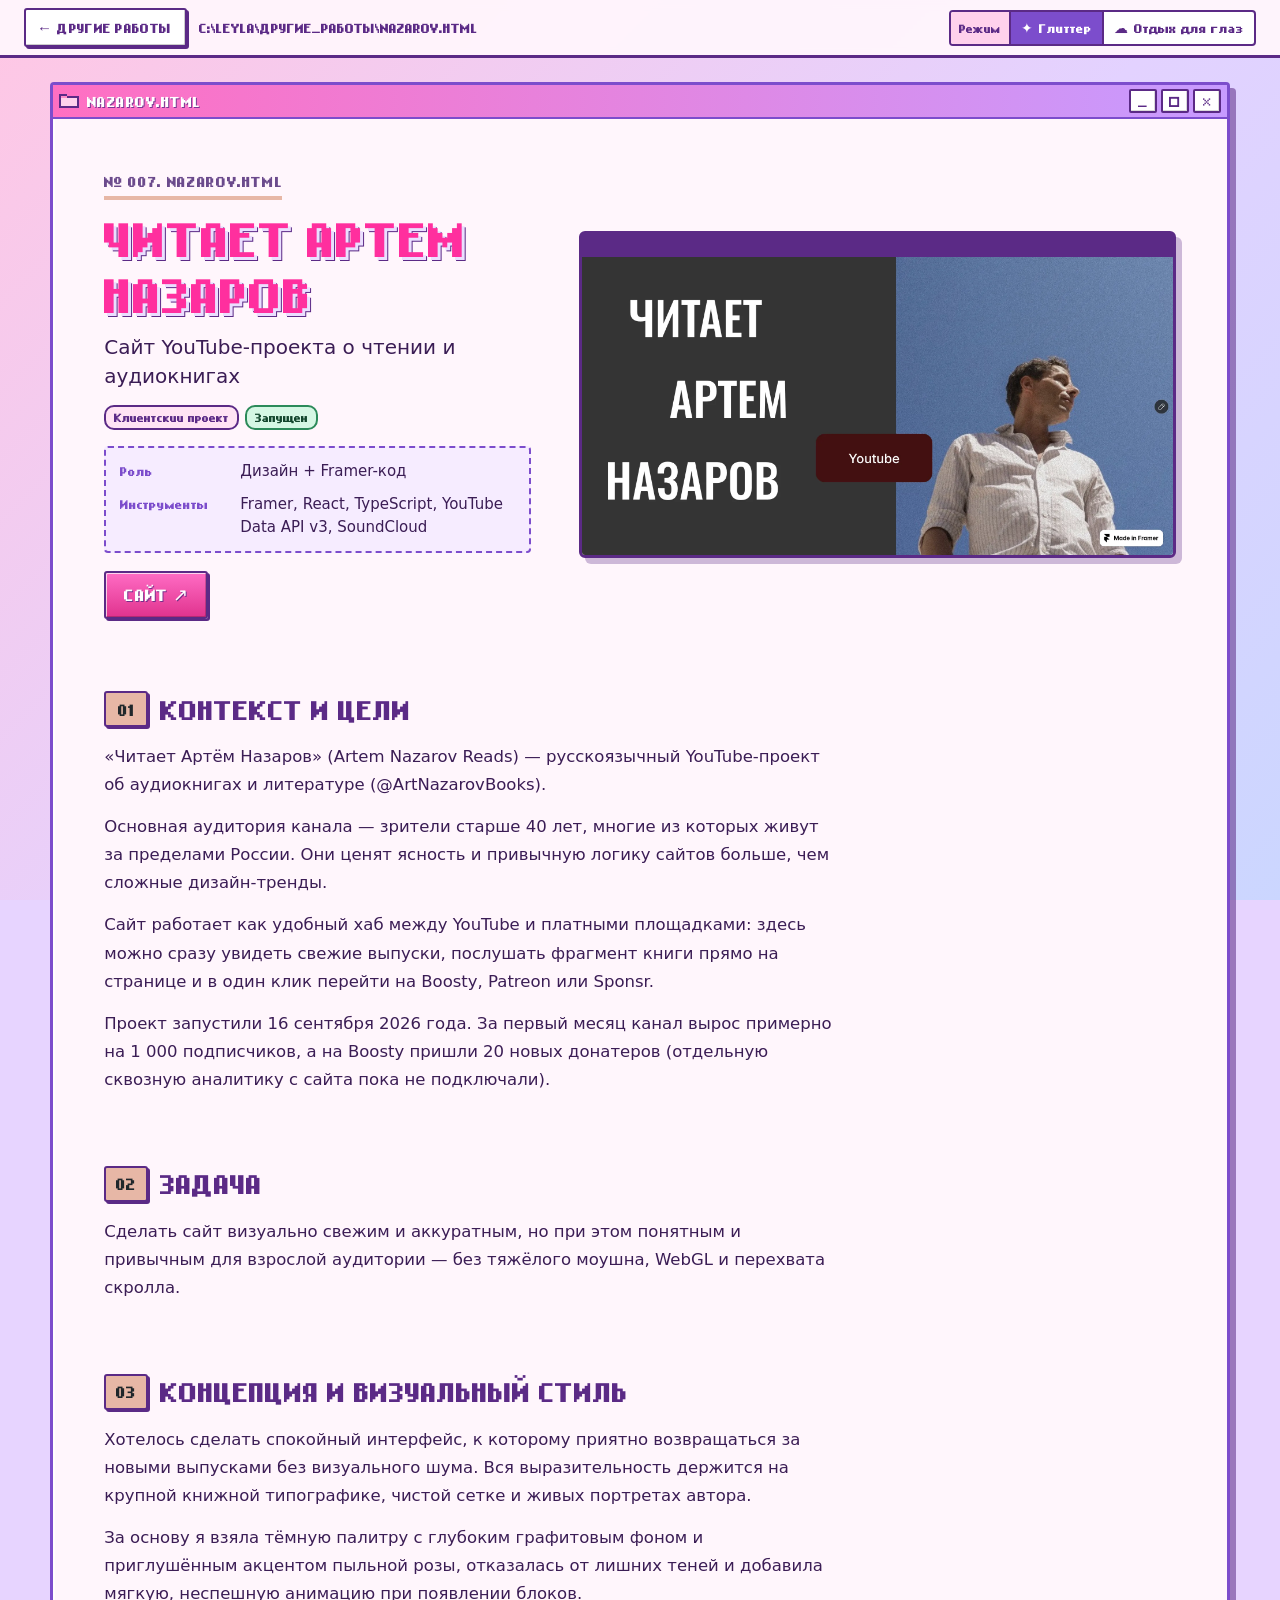
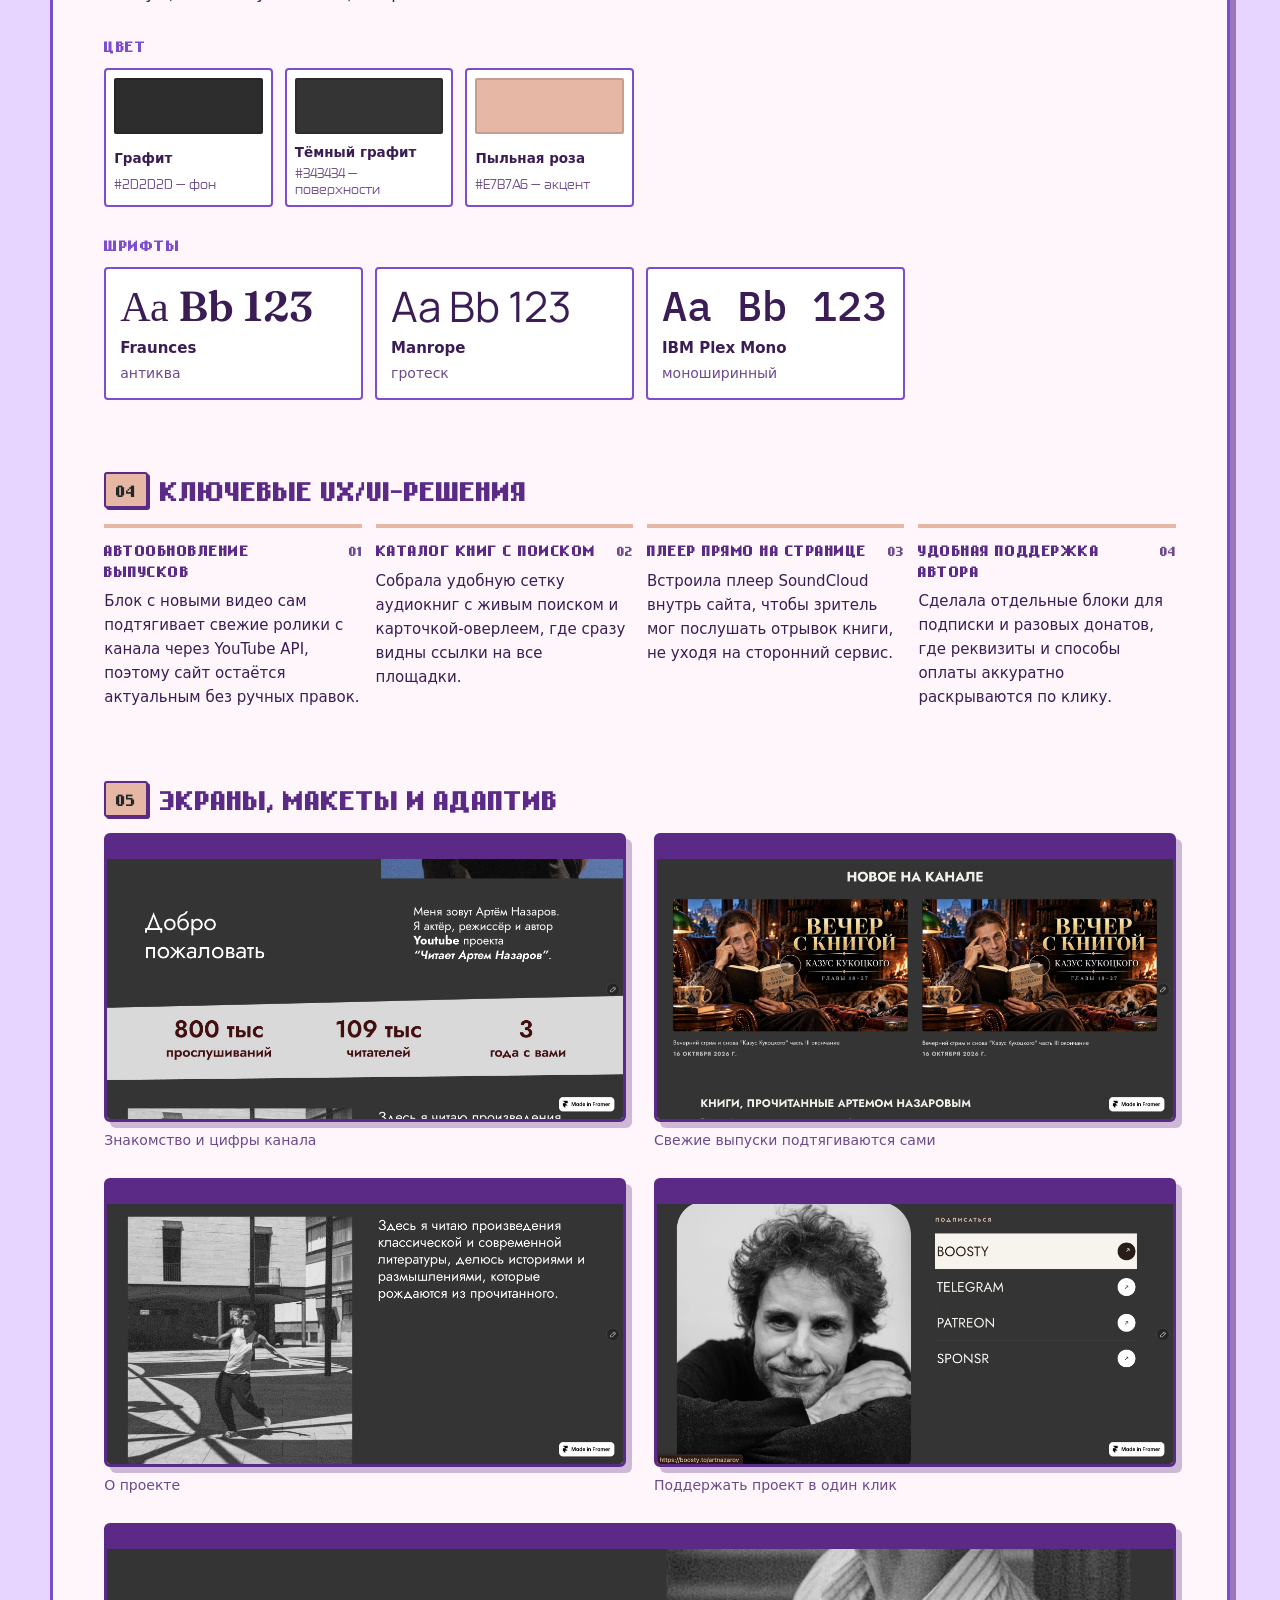
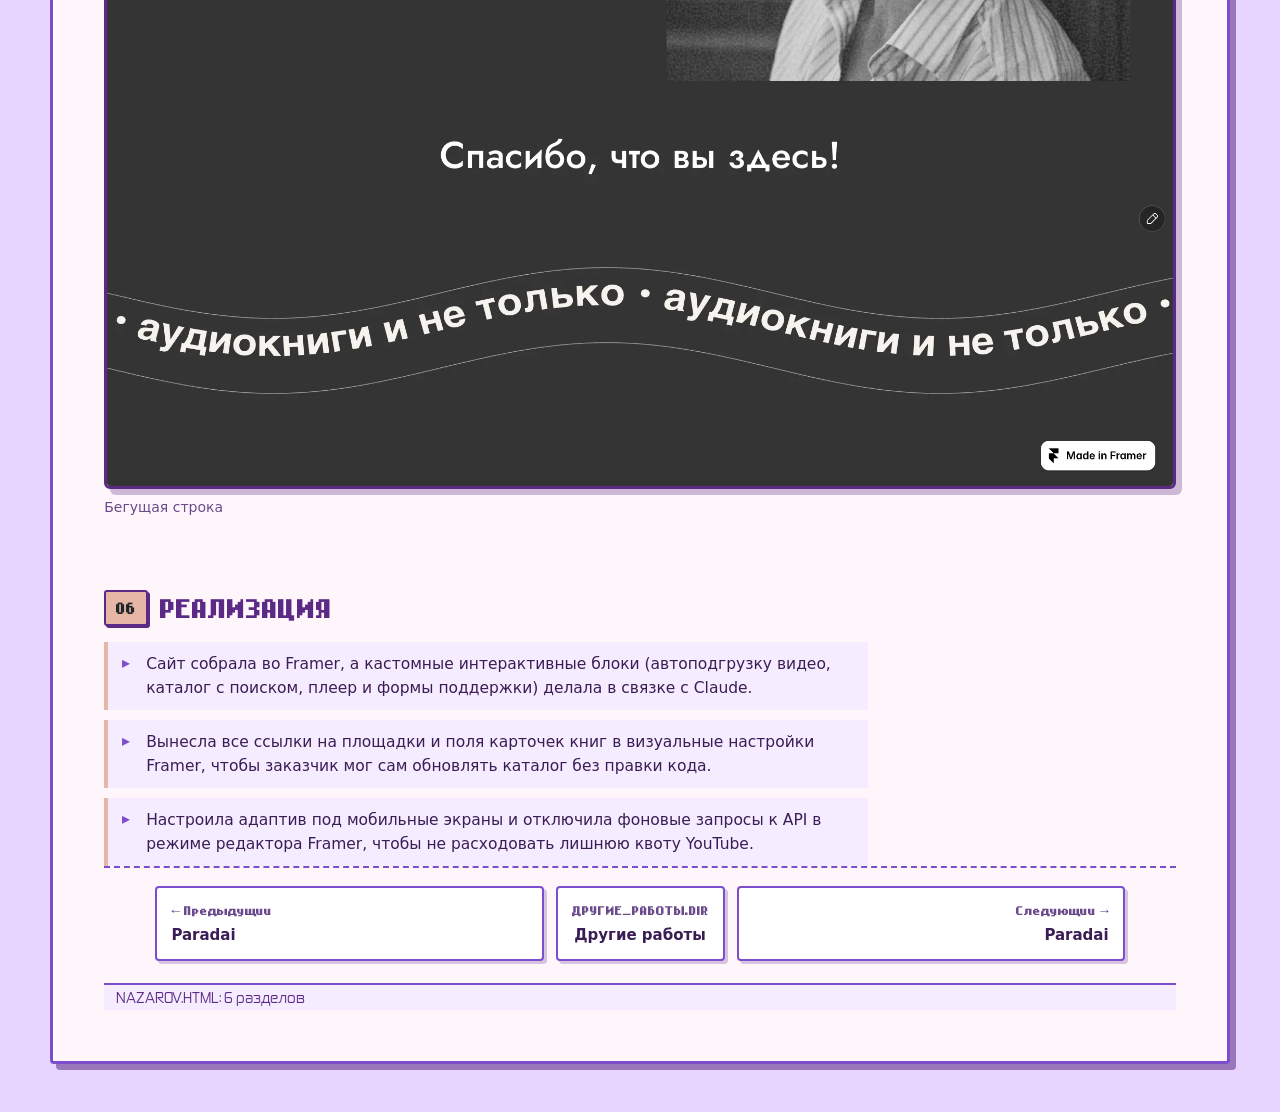
<file: work/artem-nazarov.html>
<!doctype html>
<html lang="ru">
<!-- Generated by tools/build.mjs from data/projects.js — edit the data, not this file. -->

<head>
  <meta charset="utf-8">
  <meta name="viewport" content="width=device-width, initial-scale=1, viewport-fit=cover">
  <title>Читает Артем Назаров – сайт</title>
  <meta name="description"
    content="Сайт чтеца аудиокниг и канала @ArtNazarovBooks. Аудитория — русскоязычные слушатели 40+, поэтому главный принцип — привычность важнее трендов.">
  <meta property="og:type" content="article">
  <meta property="og:title" content="Читает Артем Назаров — кейс из портфолио Лейлы">
  <meta property="og:description"
    content="Сайт чтеца аудиокниг и канала @ArtNazarovBooks. Аудитория — русскоязычные слушатели 40+, поэтому главный принцип — привычность важнее трендов.">
  <link rel="canonical" href="https://leyla-portfolio-y2k.vercel.app/work/artem-nazarov.html">
  <meta property="og:image" content="https://leyla-portfolio-y2k.vercel.app/assets/projects/artem-nazarov/hero.webp">
  <script>try { if (localStorage.getItem('leyla-os:mode') === 'eyerest') document.documentElement.classList.add('eye-rest'); } catch (e) { }</script>
  <link rel="icon"
    href="data:image/svg+xml,%3Csvg xmlns=%27http://www.w3.org/2000/svg%27 viewBox=%270 0 9 8%27 shape-rendering=%27crispEdges%27%3E%3Cpath fill=%27%23ff3d9a%27 d=%27M1 0h3v1h1V0h3v1h1v3H8v1H7v1H6v1H5v1H4V7H3V6H2V5H1V4H0V1h1z%27/%3E%3C/svg%3E">
  <link rel="stylesheet" href="../css/theme.css">
  <link rel="stylesheet" href="../css/case.css">
</head>

<body class="case layout-editorial" style="--accent:#E7B7A6;--accent-ink:#20272b">
  <a class="skip" href="#main">К содержимому кейса</a>
  <div id="bg" aria-hidden="true"></div>

  <header class="case-top">
    <a class="btn btn-ghost back" href="../index.html#other">← <span>Другие работы</span></a>
    <p class="crumbs" aria-hidden="true">C:\LEYLA\ДРУГИЕ_РАБОТЫ\NAZAROV.HTML</p>
    <div data-mode-switch data-caption="Режим"></div>
  </header>

  <main id="main" class="case-win bevel">
    <div class="win-bar">
      <span class="win-ico"><svg viewBox="0 0 10 7" width="20" height="14" aria-hidden="true" focusable="false"
          shape-rendering="crispEdges">
          <path fill="#5b2a86" d="M0 0h4v1h6v6H0z" />
          <path fill="#ff8ac9" d="M1 1h3v1H1z" />
          <path fill="#ffd1ec" d="M1 2h8v4H1z" />
        </svg></span>
      <span class="win-title">NAZAROV.HTML</span>
      <span class="win-btns"><span class="wbtn" aria-hidden="true">_</span><span class="wbtn"
          aria-hidden="true">□</span><a class="wbtn" href="../index.html#other"
          aria-label="Закрыть кейс и вернуться к списку">×</a></span>
    </div>

    <article class="case-body">
      <header class="hero">
        <div class="hero-text">
          <p class="eyebrow">№ 007. NAZAROV.HTML</p>
          <h1>Читает Артем Назаров</h1>
          <p class="tagline">Сайт YouTube-проекта о чтении и аудиокнигах</p>
          <div class="badges"><span class="badge t-client">Клиентский проект</span><span
              class="badge s-live">Запущен</span></div>
          <dl class="facts">
            <div>
              <dt>Роль</dt>
              <dd>Дизайн + Framer-код</dd>
            </div>
            <div>
              <dt>Инструменты</dt>
              <dd>Framer, React, TypeScript, YouTube Data API v3, SoundCloud</dd>
            </div>
          </dl>
          <div class="cta">
            <a class="btn btn-big" href="https://artem-nazarov.framer.website/" target="_blank" rel="noopener">Сайт ↗
              <span class="vh">(новая вкладка)</span></a>
          </div>
        </div>
        <div class="hero-media">
          <figure class="shot dev-desktop">
            <a class="zoom" href="../assets/projects/artem-nazarov/hero.webp"
              aria-label="Открыть крупно: Главный экран сайта «Читает Артём Назаров»"><span class="dev-frame"><img
                  src="../assets/projects/artem-nazarov/hero.webp" alt="Главный экран сайта «Читает Артём Назаров»"
                  width="2048" height="1032" loading="lazy" decoding="async"></span></a>

          </figure>
        </div>
      </header>


      <section class="cs" id="context" aria-labelledby="context-h">
        <h2 id="context-h"><span class="cs-n">01</span> Контекст и цели</h2>
        <p>«Читает Артём Назаров» (Artem Nazarov Reads) — русскоязычный YouTube-проект об аудиокнигах и литературе
          (@ArtNazarovBooks).</p>
        <p>Основная аудитория канала — зрители старше 40 лет, многие из которых живут за пределами России. Они ценят
          ясность и привычную логику сайтов больше, чем сложные дизайн-тренды.</p>
        <p>Сайт работает как удобный хаб между YouTube и платными площадками: здесь можно сразу увидеть свежие выпуски,
          послушать фрагмент книги прямо на странице и в один клик перейти на Boosty, Patreon или Sponsr.</p>
        <p>Проект запустили 16 сентября 2026 года. За первый месяц канал вырос примерно на 1 000 подписчиков, а на
          Boosty пришли 20 новых донатеров (отдельную сквозную аналитику с сайта пока не подключали).</p>
      </section>

      <section class="cs" id="challenge" aria-labelledby="challenge-h">
        <h2 id="challenge-h"><span class="cs-n">02</span> Задача</h2>
        <p>Сделать сайт визуально свежим и аккуратным, но при этом понятным и привычным для взрослой аудитории — без
          тяжёлого моушна, WebGL и перехвата скролла.</p>
      </section>

      <section class="cs" id="concept" aria-labelledby="concept-h">
        <h2 id="concept-h"><span class="cs-n">03</span> Концепция и визуальный стиль</h2>
        <p>Хотелось сделать спокойный интерфейс, к которому приятно возвращаться за новыми выпусками без визуального
          шума. Вся выразительность держится на крупной книжной типографике, чистой сетке и живых портретах автора.</p>
        <p>За основу я взяла тёмную палитру с глубоким графитовым фоном и приглушённым акцентом пыльной розы, отказалась
          от лишних теней и добавила мягкую, неспешную анимацию при появлении блоков.</p>
        <h3>Цвет</h3>
        <ul class="swatches">
          <li><i style="background:#2D2D2D"></i><b>Графит</b><span>#2D2D2D — фон</span></li>
          <li><i style="background:#343434"></i><b>Тёмный графит</b><span>#343434 — поверхности</span></li>
          <li><i style="background:#E7B7A6"></i><b>Пыльная роза</b><span>#E7B7A6 — акцент</span></li>
        </ul>
        <h3>Шрифты</h3>
        <ul class="fonts">
          <li><span class="f-spec" style="font-family:'SpecFraunces',serif" aria-hidden="true">Аа Bb
              123</span><b>Fraunces</b><span>антиква</span></li>
          <li><span class="f-spec" style="font-family:'SpecManrope',serif" aria-hidden="true">Аа Bb
              123</span><b>Manrope</b><span>гротеск</span></li>
          <li><span class="f-spec" style="font-family:'SpecPlex',serif" aria-hidden="true">Аа Bb 123</span><b>IBM Plex
              Mono</b><span>моноширинный</span></li>
        </ul>
      </section>

      <section class="cs" id="ux" aria-labelledby="ux-h">
        <h2 id="ux-h"><span class="cs-n">04</span> Ключевые UX/UI-решения</h2>
        <ol class="ux">
          <li>
            <h3>Автообновление выпусков</h3>
            <p>Блок с новыми видео сам подтягивает свежие ролики с канала через YouTube API, поэтому сайт остаётся
              актуальным без ручных правок.</p>
          </li>
          <li>
            <h3>Каталог книг с поиском</h3>
            <p>Собрала удобную сетку аудиокниг с живым поиском и карточкой-оверлеем, где сразу видны ссылки на все
              площадки.</p>
          </li>
          <li>
            <h3>Плеер прямо на странице</h3>
            <p>Встроила плеер SoundCloud внутрь сайта, чтобы зритель мог послушать отрывок книги, не уходя на сторонний
              сервис.</p>
          </li>
          <li>
            <h3>Удобная поддержка автора</h3>
            <p>Сделала отдельные блоки для подписки и разовых донатов, где реквизиты и способы оплаты аккуратно
              раскрываются по клику.</p>
          </li>
        </ol>
      </section>

      <section class="cs" id="screens" aria-labelledby="screens-h">
        <h2 id="screens-h"><span class="cs-n">05</span> Экраны, макеты и адаптив</h2>
        <div class="gallery g-editorial">
          <figure class="shot dev-desktop" style="--span:6">
            <a class="zoom" href="../assets/projects/artem-nazarov/about.webp"
              aria-label="Открыть крупно: Приветствие и цифры канала"><span class="dev-frame"><img
                  src="../assets/projects/artem-nazarov/about.webp" alt="Приветствие и цифры канала" width="2048"
                  height="1032" loading="lazy" decoding="async"></span></a>
            <figcaption>Знакомство и цифры канала</figcaption>
          </figure>
          <figure class="shot dev-desktop" style="--span:6">
            <a class="zoom" href="../assets/projects/artem-nazarov/episodes.webp"
              aria-label="Открыть крупно: Блок «Новое на канале» с выпусками"><span class="dev-frame"><img
                  src="../assets/projects/artem-nazarov/episodes.webp" alt="Блок «Новое на канале» с выпусками"
                  width="2048" height="1032" loading="lazy" decoding="async"></span></a>
            <figcaption>Свежие выпуски подтягиваются сами</figcaption>
          </figure>
          <figure class="shot dev-desktop" style="--span:6">
            <a class="zoom" href="../assets/projects/artem-nazarov/story.webp"
              aria-label="Открыть крупно: О проекте — чёрно-белое фото и текст"><span class="dev-frame"><img
                  src="../assets/projects/artem-nazarov/story.webp" alt="О проекте — чёрно-белое фото и текст"
                  width="2048" height="1032" loading="lazy" decoding="async"></span></a>
            <figcaption>О проекте</figcaption>
          </figure>
          <figure class="shot dev-desktop" style="--span:6">
            <a class="zoom" href="../assets/projects/artem-nazarov/support.webp"
              aria-label="Открыть крупно: Блок подписки на Boosty, Telegram, Patreon и Sponsr"><span
                class="dev-frame"><img src="../assets/projects/artem-nazarov/support.webp"
                  alt="Блок подписки на Boosty, Telegram, Patreon и Sponsr" width="2048" height="1032" loading="lazy"
                  decoding="async"></span></a>
            <figcaption>Поддержать проект в один клик</figcaption>
          </figure>
          <figure class="shot dev-desktop" style="--span:12">
            <a class="zoom" href="../assets/projects/artem-nazarov/marquee.webp"
              aria-label="Открыть крупно: Бегущая строка «аудиокниги и не только»"><span class="dev-frame"><img
                  src="../assets/projects/artem-nazarov/marquee.webp" alt="Бегущая строка «аудиокниги и не только»"
                  width="2048" height="1032" loading="lazy" decoding="async"></span></a>
            <figcaption>Бегущая строка</figcaption>
          </figure>
        </div>
      </section>

      <section class="cs" id="build" aria-labelledby="build-h">
        <h2 id="build-h"><span class="cs-n">06</span> Реализация</h2>
        <ul class="impl">
          <li>Сайт собрала во Framer, а кастомные интерактивные блоки (автоподгрузку видео, каталог с поиском, плеер и
            формы поддержки) делала в связке с Claude.</li>
          <li>Вынесла все ссылки на площадки и поля карточек книг в визуальные настройки Framer, чтобы заказчик мог
            сам обновлять каталог без правки кода.</li>
          <li>Настроила адаптив под мобильные экраны и отключила фоновые запросы к API в режиме редактора Framer, чтобы
            не расходовать лишнюю квоту YouTube.</li>
        </ul>
      </section>


      <nav class="case-nav" aria-label="Другие проекты">
        <a class="cn prev" href="paradai.html" rel="prev"><span class="cn-k">← Предыдущий</span><span
            class="cn-t">Paradai</span></a>
        <a class="cn all" href="../index.html#other"><span class="cn-k">ДРУГИЕ_РАБОТЫ.DIR</span><span
            class="cn-t">Другие
            работы</span></a>
        <a class="cn next" href="paradai.html" rel="next"><span class="cn-k">Следующий →</span><span
            class="cn-t">Paradai</span></a>
      </nav>
      <footer class="win-status">NAZAROV.HTML: 6 разделов</footer>
  </main>

  <dialog class="lightbox" aria-label="Просмотр изображения"><button type="button" class="wbtn lb-close"
      aria-label="Закрыть">×</button><img alt=""></dialog>
  <script src="../js/mode.js"></script>
  <script src="../js/case.js"></script>
</body>

</html>
</file>
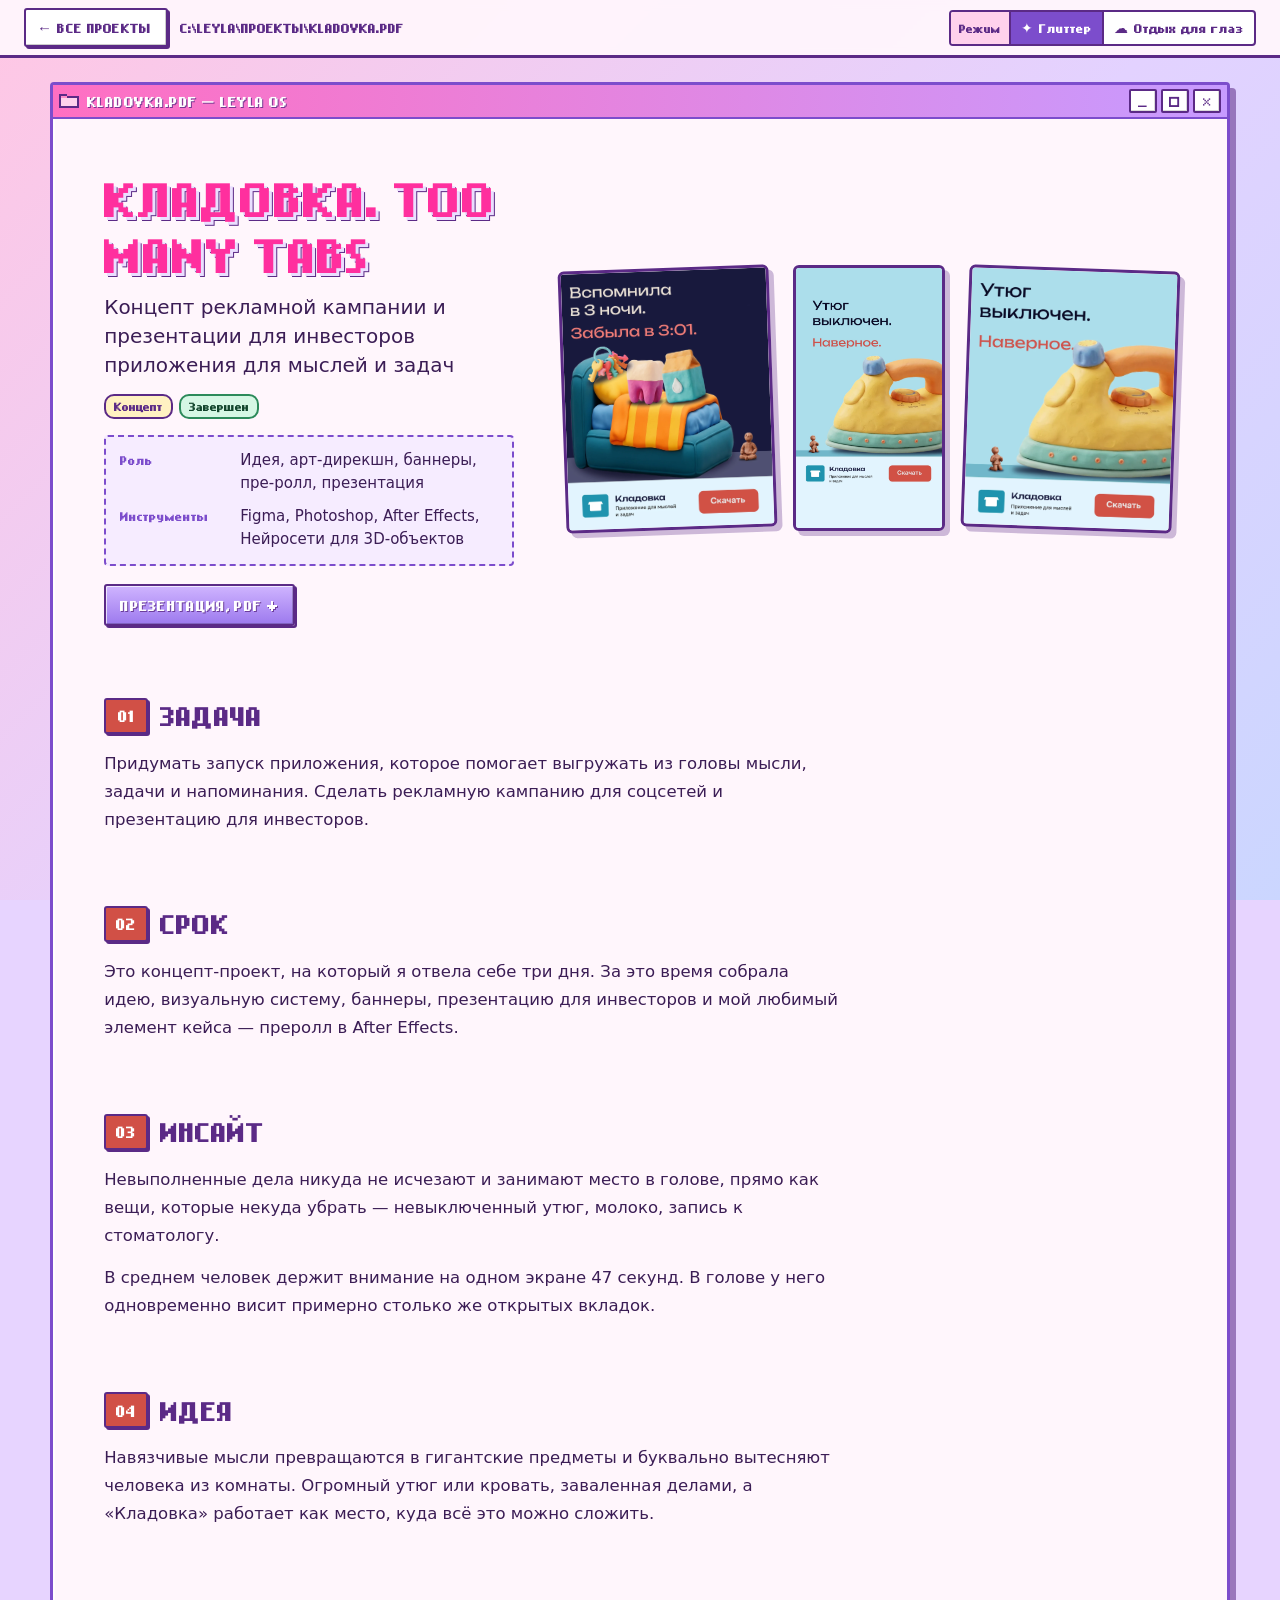
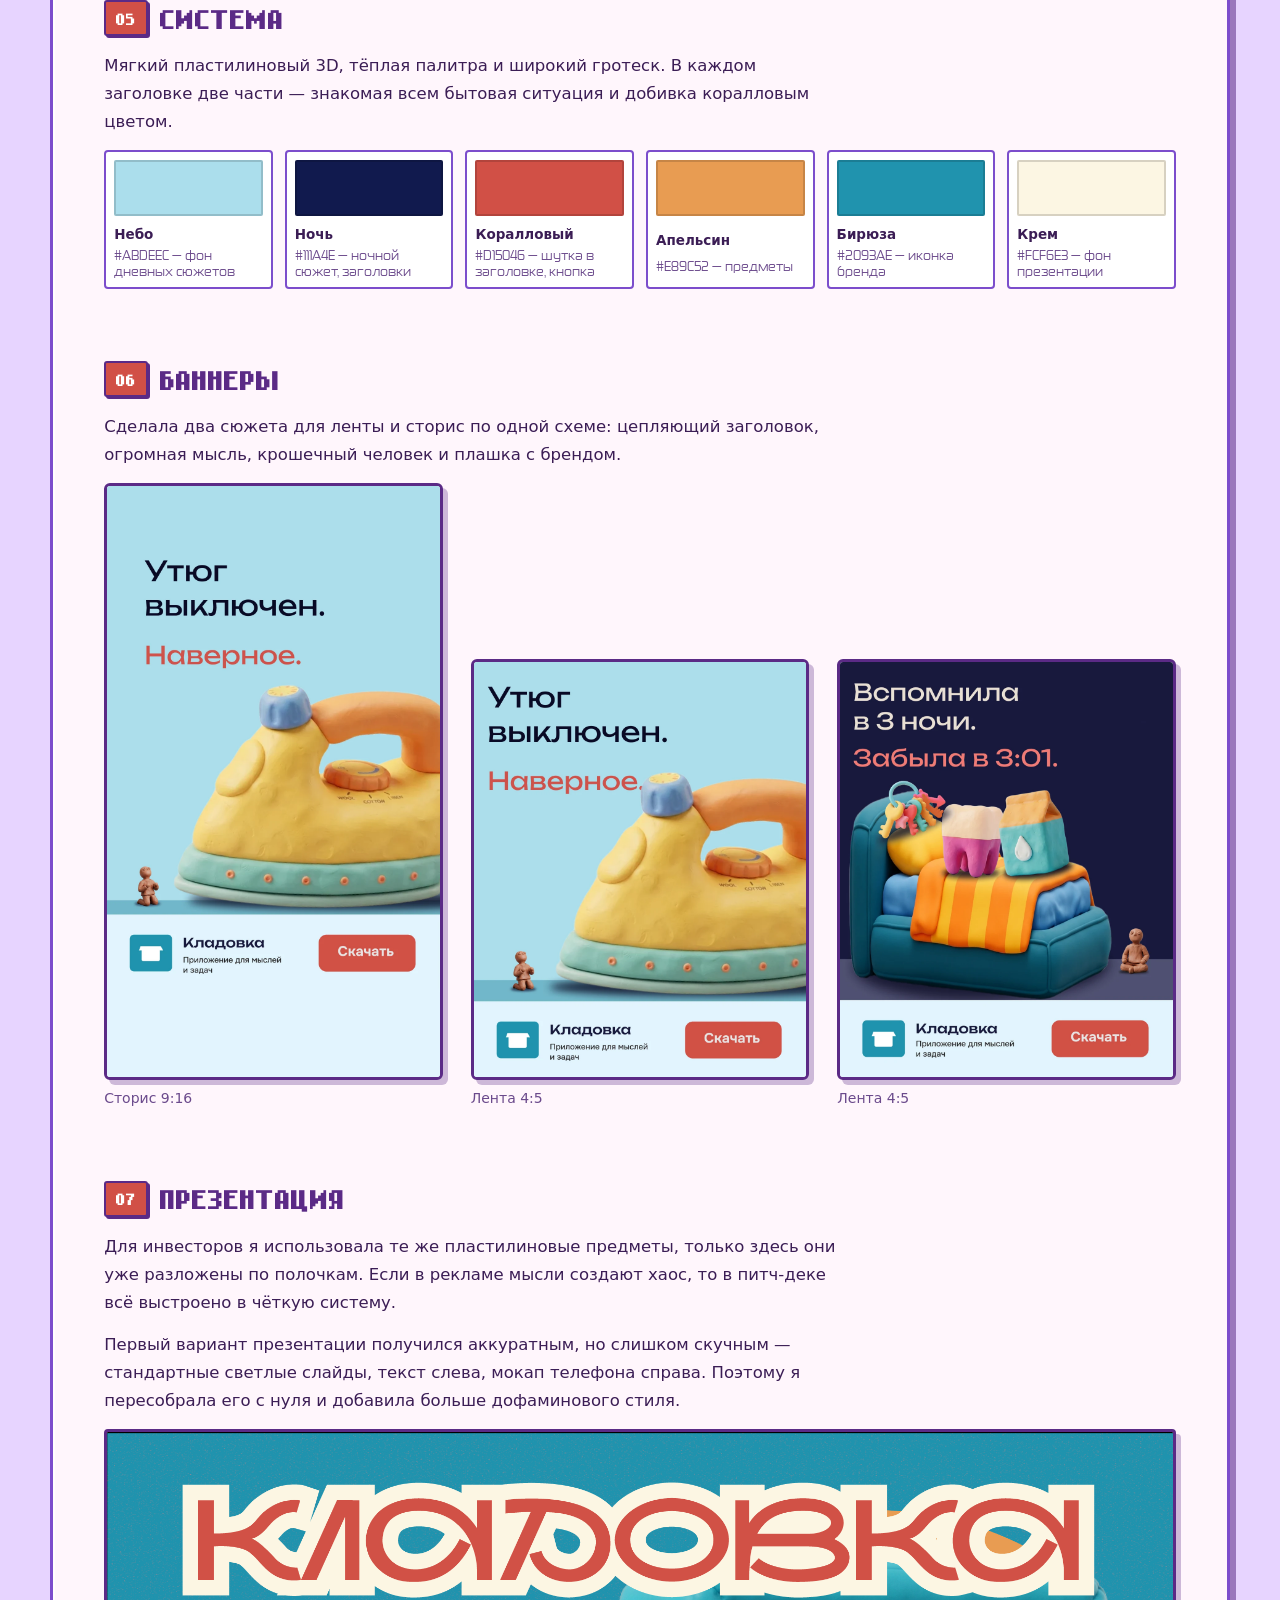
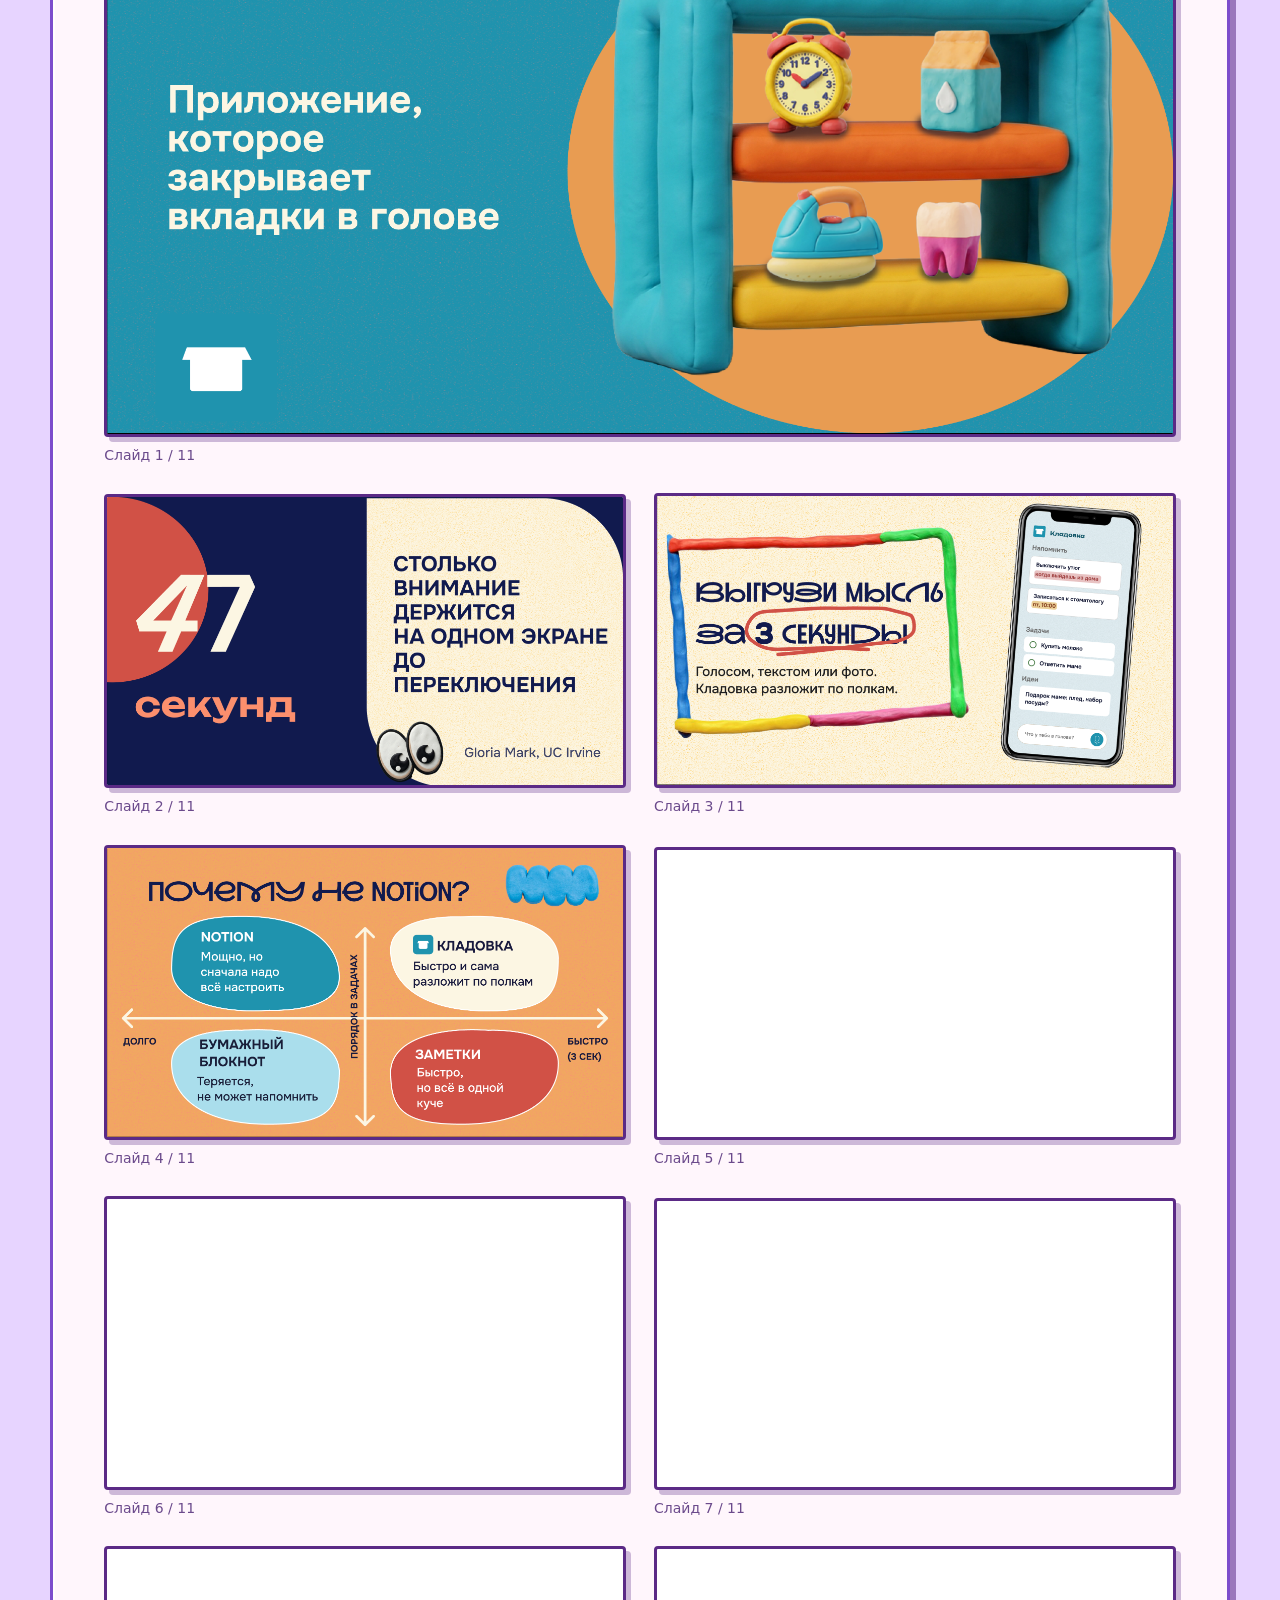
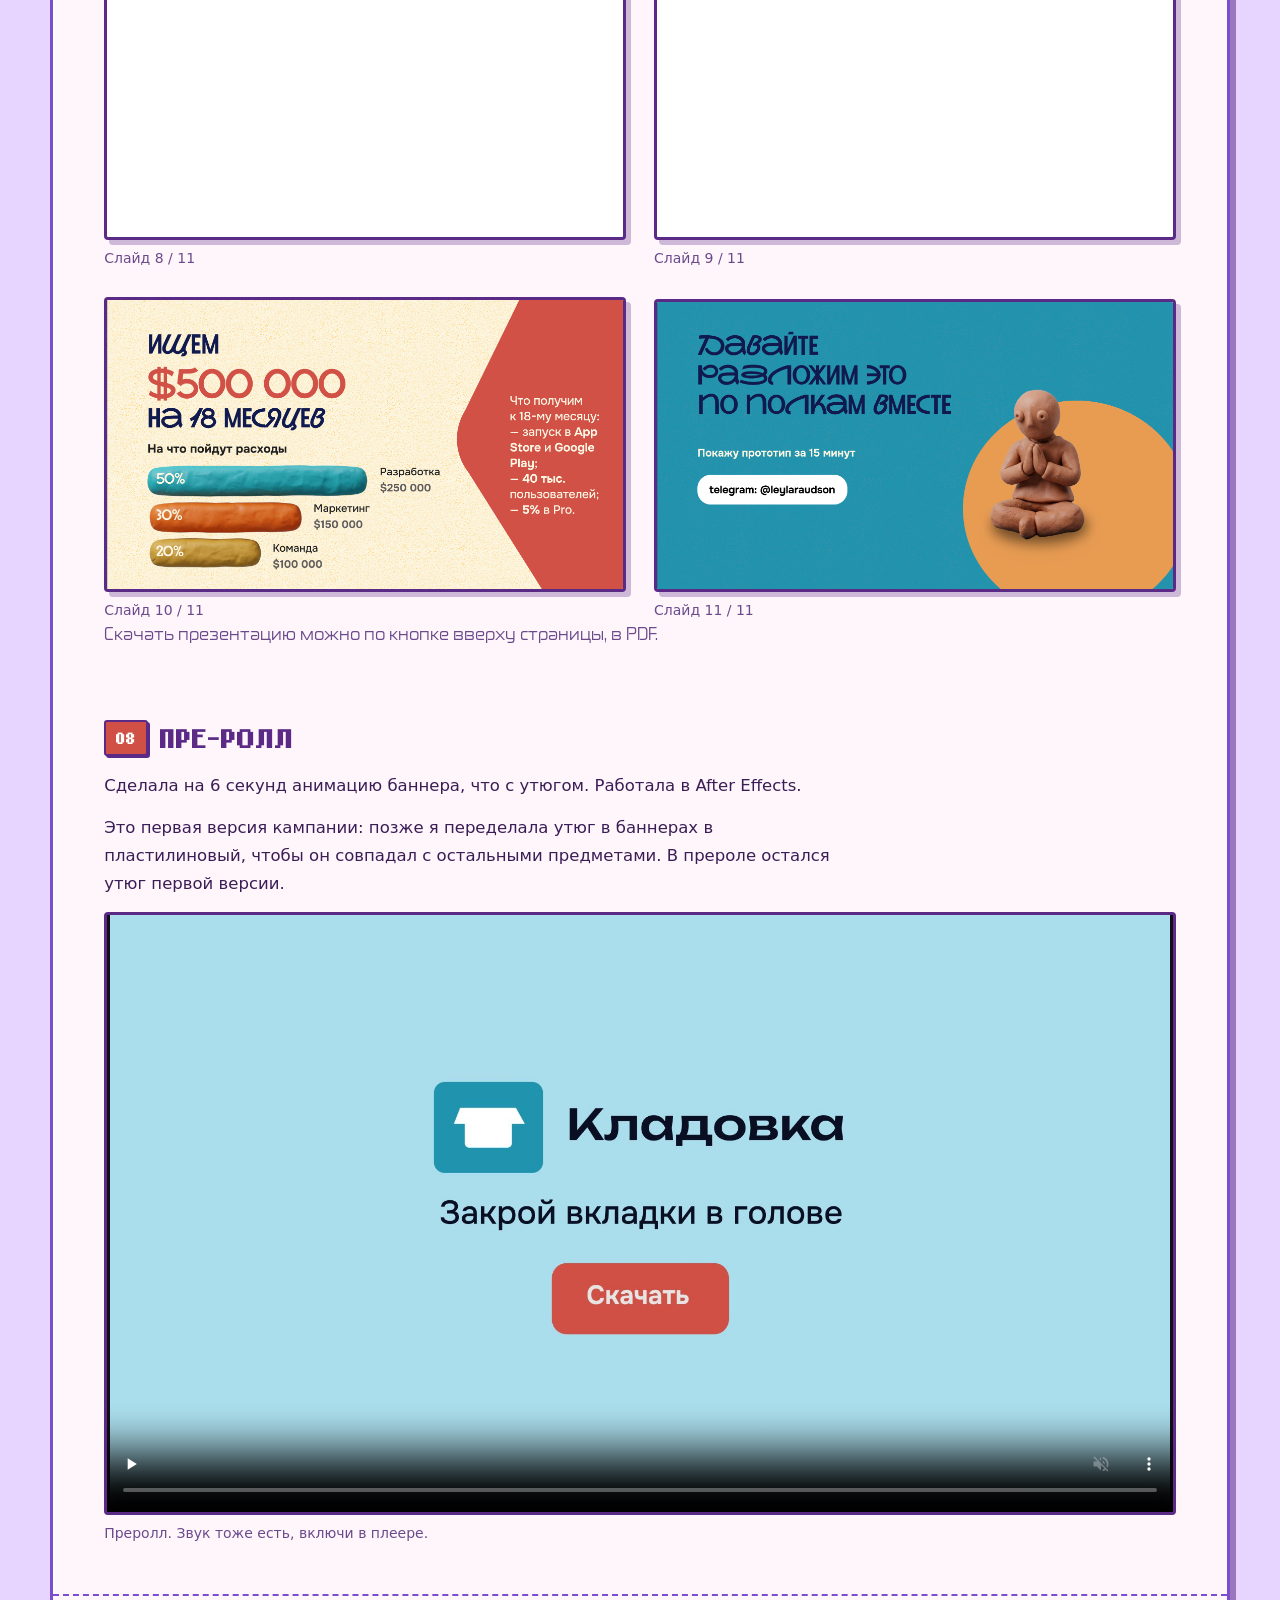
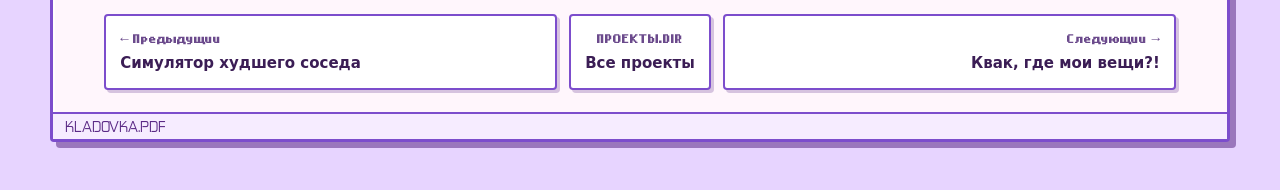
<file: work/kladovka.html>
<!doctype html>
<html lang="ru">
<!-- Generated by tools/build.mjs from data/projects.js — edit the data, not this file. -->

<head>
  <meta charset="utf-8">
  <meta name="viewport" content="width=device-width, initial-scale=1, viewport-fit=cover">
  <title>Кладовка. Too many tabs – рекламный концепт</title>
  <meta name="description"
    content="«Утюг выключен. Наверное.» Мысли становятся огромными пластилиновыми предметами и вытесняют человека из его собственной жизни. Баннеры для ленты и сторис, пре-ролл и питч-дек, где тот же хаос разложен по полкам.">
  <meta property="og:type" content="article">
  <meta property="og:title" content="Кладовка. Too many tabs — кейс из портфолио Лейлы">
  <meta property="og:description"
    content="«Утюг выключен. Наверное.» Мысли становятся огромными пластилиновыми предметами и вытесняют человека из его собственной жизни. Баннеры для ленты и сторис, пре-ролл и питч-дек, где тот же хаос разложен по полкам.">
  <link rel="canonical" href="https://leyla-portfolio-y2k.vercel.app/work/kladovka.html">
  <meta property="og:image" content="https://leyla-portfolio-y2k.vercel.app/assets/projects/kladovka/preview.webp">
  <script>try { if (localStorage.getItem('leyla-os:mode') === 'eyerest') document.documentElement.classList.add('eye-rest'); } catch (e) { }</script>
  <link rel="icon"
    href="data:image/svg+xml,%3Csvg xmlns=%27http://www.w3.org/2000/svg%27 viewBox=%270 0 9 8%27 shape-rendering=%27crispEdges%27%3E%3Cpath fill=%27%23ff3d9a%27 d=%27M1 0h3v1h1V0h3v1h1v3H8v1H7v1H6v1H5v1H4V7H3V6H2V5H1V4H0V1h1z%27/%3E%3C/svg%3E">
  <link rel="stylesheet" href="../css/theme.css">
  <link rel="stylesheet" href="../css/case.css">
</head>

<body class="case layout-campaign" style="--accent:#D15046;--accent-ink:#ffffff">
  <a class="skip" href="#main">К содержимому кейса</a>
  <div id="bg" aria-hidden="true"></div>

  <header class="case-top">
    <a class="btn btn-ghost back" href="../index.html#projects">← <span>Все проекты</span></a>
    <p class="crumbs" aria-hidden="true">C:\LEYLA\ПРОЕКТЫ\KLADOVKA.PDF</p>
    <div data-mode-switch data-caption="Режим"></div>
  </header>

  <main id="main" class="case-win bevel">
    <div class="win-bar">
      <span class="win-ico"><svg viewBox="0 0 10 7" width="20" height="14" aria-hidden="true" focusable="false"
          shape-rendering="crispEdges">
          <path fill="#5b2a86" d="M0 0h4v1h6v6H0z" />
          <path fill="#ff8ac9" d="M1 1h3v1H1z" />
          <path fill="#ffd1ec" d="M1 2h8v4H1z" />
        </svg></span>
      <span class="win-title">KLADOVKA.PDF — LEYLA OS</span>
      <span class="win-btns"><span class="wbtn" aria-hidden="true">_</span><span class="wbtn"
          aria-hidden="true">□</span><a class="wbtn" href="../index.html#projects"
          aria-label="Закрыть кейс и вернуться к списку">×</a></span>
    </div>

    <article class="case-body">
      <header class="hero">
        <div class="hero-text">
          <h1>Кладовка. Too many tabs</h1>
          <p class="tagline">Концепт рекламной кампании и презентации для инвесторов приложения для мыслей и задач</p>
          <div class="badges"><span class="badge t-concept">Концепт</span><span class="badge s-done">Завершен</span>
          </div>
          <dl class="facts">
            <div>
              <dt>Роль</dt>
              <dd>Идея, арт-дирекшн, баннеры, пре-ролл, презентация</dd>
            </div>
            <div>
              <dt>Инструменты</dt>
              <dd>Figma, Photoshop, After Effects, Нейросети для 3D-объектов</dd>
            </div>
          </dl>
          <div class="cta">
            <a class="btn btn-alt" href="../assets/projects/kladovka/kladovka-investor-deck.pdf" download>Презентация,
              PDF ↓</a>
          </div>
        </div>
        <div class="hero-media">
          <div class="banners">
            <figure class="bn bn-feed"><a class="zoom" href="../assets/projects/kladovka/feed-bed.webp"
                aria-label="Открыть крупно: Баннер для ленты: «Вспомнила в 3 ночи. Забыла в 3:01.»"><img
                  src="../assets/projects/kladovka/feed-bed.webp"
                  alt="Баннер для ленты: «Вспомнила в 3 ночи. Забыла в 3:01.»" width="1080" height="1350"
                  decoding="async"></a></figure>
            <figure class="bn bn-stories"><a class="zoom" href="../assets/projects/kladovka/stories-iron.webp"
                aria-label="Открыть крупно: Баннер для сторис: «Утюг выключен. Наверное.»"><img
                  src="../assets/projects/kladovka/stories-iron.webp"
                  alt="Баннер для сторис: «Утюг выключен. Наверное.»" width="1080" height="1920" decoding="async"></a>
            </figure>
            <figure class="bn bn-feed"><a class="zoom" href="../assets/projects/kladovka/feed-iron.webp"
                aria-label="Открыть крупно: Баннер для ленты: «Утюг выключен. Наверное.»"><img
                  src="../assets/projects/kladovka/feed-iron.webp" alt="Баннер для ленты: «Утюг выключен. Наверное.»"
                  width="1080" height="1350" decoding="async"></a></figure>
          </div>
        </div>
      </header>


      <section class="cs" id="task" aria-labelledby="task-h">
        <h2 id="task-h"><span class="cs-n">01</span> Задача</h2>
        <p>Придумать запуск приложения, которое помогает выгружать из головы мысли, задачи и напоминания. Сделать
          рекламную кампанию для соцсетей и презентацию для инвесторов.</p>
      </section>

      <section class="cs" id="deadline" aria-labelledby="deadline-h">
        <h2 id="deadline-h"><span class="cs-n">02</span> Срок</h2>
        <p>Это концепт-проект, на который я отвела себе три дня. За это время собрала идею, визуальную систему, баннеры,
          презентацию для инвесторов и мой любимый элемент кейса — преролл в After Effects.</p>
      </section>

      <section class="cs" id="insight" aria-labelledby="insight-h">
        <h2 id="insight-h"><span class="cs-n">03</span> Инсайт</h2>
        <p>Невыполненные дела никуда не исчезают и занимают место в голове, прямо как вещи, которые некуда убрать —
          невыключенный утюг, молоко, запись к стоматологу.</p>
        <p>В среднем человек держит внимание на одном экране 47 секунд. В голове у него одновременно висит примерно
          столько же открытых вкладок.</p>
      </section>

      <section class="cs" id="idea" aria-labelledby="idea-h">
        <h2 id="idea-h"><span class="cs-n">04</span> Идея</h2>
        <p>Навязчивые мысли превращаются в гигантские предметы и буквально вытесняют человека из комнаты. Огромный утюг
          или кровать, заваленная делами, а «Кладовка» работает как место, куда всё это можно сложить.</p>
      </section>

      <section class="cs" id="system" aria-labelledby="system-h">
        <h2 id="system-h"><span class="cs-n">05</span> Система</h2>
        <p>Мягкий пластилиновый 3D, тёплая палитра и широкий гротеск. В каждом заголовке две части — знакомая всем
          бытовая ситуация и добивка коралловым цветом.</p>
        <ul class="swatches">
          <li><i style="background:#ABDEEC"></i><b>Небо</b><span>#ABDEEC — фон дневных сюжетов</span></li>
          <li><i style="background:#111A4E"></i><b>Ночь</b><span>#111A4E — ночной сюжет, заголовки</span></li>
          <li><i style="background:#D15046"></i><b>Коралловый</b><span>#D15046 — шутка в заголовке, кнопка</span></li>
          <li><i style="background:#E89C52"></i><b>Апельсин</b><span>#E89C52 — предметы</span></li>
          <li><i style="background:#2093AE"></i><b>Бирюза</b><span>#2093AE — иконка бренда</span></li>
          <li><i style="background:#FCF6E3"></i><b>Крем</b><span>#FCF6E3 — фон презентации</span></li>
        </ul>
      </section>

      <section class="cs" id="banners" aria-labelledby="banners-h">
        <h2 id="banners-h"><span class="cs-n">06</span> Баннеры</h2>
        <p>Сделала два сюжета для ленты и сторис по одной схеме: цепляющий заголовок, огромная мысль, крошечный человек
          и плашка с брендом.</p>
        <div class="gallery g-banners">

          <figure class="shot dev-banner" style="--span:4">
            <a class="zoom" href="../assets/projects/kladovka/stories-iron.webp"
              aria-label="Открыть крупно: Сторис 9:16: «Утюг выключен. Наверное.»"><span class="dev-frame"><img
                  src="../assets/projects/kladovka/stories-iron.webp" alt="Сторис 9:16: «Утюг выключен. Наверное.»"
                  width="1080" height="1920" loading="lazy" decoding="async"></span></a>
            <figcaption>Сторис 9:16</figcaption>
          </figure>
          <figure class="shot dev-banner" style="--span:4">
            <a class="zoom" href="../assets/projects/kladovka/feed-iron.webp"
              aria-label="Открыть крупно: Лента 4:5: «Утюг выключен. Наверное.»"><span class="dev-frame"><img
                  src="../assets/projects/kladovka/feed-iron.webp" alt="Лента 4:5: «Утюг выключен. Наверное.»"
                  width="1080" height="1350" loading="lazy" decoding="async"></span></a>
            <figcaption>Лента 4:5</figcaption>
          </figure>
          <figure class="shot dev-banner" style="--span:4">
            <a class="zoom" href="../assets/projects/kladovka/feed-bed.webp"
              aria-label="Открыть крупно: Лента 4:5: «Вспомнила в 3 ночи. Забыла в 3:01.»"><span class="dev-frame"><img
                  src="../assets/projects/kladovka/feed-bed.webp" alt="Лента 4:5: «Вспомнила в 3 ночи. Забыла в 3:01.»"
                  width="1080" height="1350" loading="lazy" decoding="async"></span></a>
            <figcaption>Лента 4:5</figcaption>
          </figure>
        </div>
      </section>

      <section class="cs" id="deck" aria-labelledby="deck-h">
        <h2 id="deck-h"><span class="cs-n">07</span> Презентация</h2>
        <p>Для инвесторов я использовала те же пластилиновые предметы, только здесь они уже разложены по полочкам. Если
          в рекламе мысли создают хаос, то в питч-деке всё выстроено в чёткую систему.</p>
        <p>Первый вариант презентации получился аккуратным, но слишком скучным — стандартные светлые слайды, текст
          слева, мокап телефона справа. Поэтому я пересобрала его с нуля и добавила больше дофаминового стиля.</p>

        <div class="gallery g-slides">
          <figure class="shot dev-slide">
            <a class="zoom" href="../assets/projects/kladovka/slide-1.webp"
              aria-label="Открыть крупно: Слайд 1 презентации для инвесторов"><span class="dev-frame"><img
                  src="../assets/projects/kladovka/slide-1.webp" alt="Слайд 1 презентации для инвесторов" width="1600"
                  height="900" loading="lazy" decoding="async"></span></a>
            <figcaption>Слайд 1 / 11</figcaption>
          </figure>
          <figure class="shot dev-slide">
            <a class="zoom" href="../assets/projects/kladovka/slide-2.webp"
              aria-label="Открыть крупно: Слайд 2 презентации для инвесторов"><span class="dev-frame"><img
                  src="../assets/projects/kladovka/slide-2.webp" alt="Слайд 2 презентации для инвесторов" width="1600"
                  height="900" loading="lazy" decoding="async"></span></a>
            <figcaption>Слайд 2 / 11</figcaption>
          </figure>
          <figure class="shot dev-slide">
            <a class="zoom" href="../assets/projects/kladovka/slide-3.webp"
              aria-label="Открыть крупно: Слайд 3 презентации для инвесторов"><span class="dev-frame"><img
                  src="../assets/projects/kladovka/slide-3.webp" alt="Слайд 3 презентации для инвесторов" width="1600"
                  height="900" loading="lazy" decoding="async"></span></a>
            <figcaption>Слайд 3 / 11</figcaption>
          </figure>
          <figure class="shot dev-slide">
            <a class="zoom" href="../assets/projects/kladovka/slide-4.webp"
              aria-label="Открыть крупно: Слайд 4 презентации для инвесторов"><span class="dev-frame"><img
                  src="../assets/projects/kladovka/slide-4.webp" alt="Слайд 4 презентации для инвесторов" width="1600"
                  height="900" loading="lazy" decoding="async"></span></a>
            <figcaption>Слайд 4 / 11</figcaption>
          </figure>
          <figure class="shot dev-slide">
            <a class="zoom" href="../assets/projects/kladovka/slide-5.webp"
              aria-label="Открыть крупно: Слайд 5 презентации для инвесторов"><span class="dev-frame"><img
                  src="../assets/projects/kladovka/slide-5.webp" alt="Слайд 5 презентации для инвесторов" width="1600"
                  height="900" loading="lazy" decoding="async"></span></a>
            <figcaption>Слайд 5 / 11</figcaption>
          </figure>
          <figure class="shot dev-slide">
            <a class="zoom" href="../assets/projects/kladovka/slide-6.webp"
              aria-label="Открыть крупно: Слайд 6 презентации для инвесторов"><span class="dev-frame"><img
                  src="../assets/projects/kladovka/slide-6.webp" alt="Слайд 6 презентации для инвесторов" width="1600"
                  height="900" loading="lazy" decoding="async"></span></a>
            <figcaption>Слайд 6 / 11</figcaption>
          </figure>
          <figure class="shot dev-slide">
            <a class="zoom" href="../assets/projects/kladovka/slide-7.webp"
              aria-label="Открыть крупно: Слайд 7 презентации для инвесторов"><span class="dev-frame"><img
                  src="../assets/projects/kladovka/slide-7.webp" alt="Слайд 7 презентации для инвесторов" width="1600"
                  height="900" loading="lazy" decoding="async"></span></a>
            <figcaption>Слайд 7 / 11</figcaption>
          </figure>
          <figure class="shot dev-slide">
            <a class="zoom" href="../assets/projects/kladovka/slide-8.webp"
              aria-label="Открыть крупно: Слайд 8 презентации для инвесторов"><span class="dev-frame"><img
                  src="../assets/projects/kladovka/slide-8.webp" alt="Слайд 8 презентации для инвесторов" width="1600"
                  height="900" loading="lazy" decoding="async"></span></a>
            <figcaption>Слайд 8 / 11</figcaption>
          </figure>
          <figure class="shot dev-slide">
            <a class="zoom" href="../assets/projects/kladovka/slide-9.webp"
              aria-label="Открыть крупно: Слайд 9 презентации для инвесторов"><span class="dev-frame"><img
                  src="../assets/projects/kladovka/slide-9.webp" alt="Слайд 9 презентации для инвесторов" width="1600"
                  height="900" loading="lazy" decoding="async"></span></a>
            <figcaption>Слайд 9 / 11</figcaption>
          </figure>
          <figure class="shot dev-slide">
            <a class="zoom" href="../assets/projects/kladovka/slide-10.webp"
              aria-label="Открыть крупно: Слайд 10 презентации для инвесторов"><span class="dev-frame"><img
                  src="../assets/projects/kladovka/slide-10.webp" alt="Слайд 10 презентации для инвесторов" width="1600"
                  height="900" loading="lazy" decoding="async"></span></a>
            <figcaption>Слайд 10 / 11</figcaption>
          </figure>
          <figure class="shot dev-slide">
            <a class="zoom" href="../assets/projects/kladovka/slide-11.webp"
              aria-label="Открыть крупно: Слайд 11 презентации для инвесторов"><span class="dev-frame"><img
                  src="../assets/projects/kladovka/slide-11.webp" alt="Слайд 11 презентации для инвесторов" width="1600"
                  height="900" loading="lazy" decoding="async"></span></a>
            <figcaption>Слайд 11 / 11</figcaption>
          </figure>
        </div>
        <p class="cs-note">Скачать презентацию можно по кнопке вверху страницы, в PDF.</p>
      </section>

      <section class="cs" id="clip" aria-labelledby="clip-h">
        <h2 id="clip-h"><span class="cs-n">08</span> Пре-ролл</h2>
        <p>Сделала на 6 секунд анимацию баннера, что с утюгом. Работала в After Effects.</p>
        <p>Это первая версия кампании: позже я переделала утюг в баннерах в пластилиновый, чтобы он совпадал с
          остальными предметами. В прероле остался утюг первой версии.</p>
        <div class="gallery g-clip">
          <figure class="vid" style="--ratio:16 / 9">
            <div class="vid-frame"><video src="../assets/projects/kladovka/kladovka-clip.mp4"
                poster="../assets/projects/kladovka/kladovka-clip-poster.jpg" controls muted playsinline loop
                preload="none"></video></div>
            <figcaption>Преролл. Звук тоже есть, включи в плеере.</figcaption>
          </figure>
        </div>
      </section>
    </article>

    <nav class="case-nav" aria-label="Другие проекты">
      <a class="cn prev" href="pixel-train.html" rel="prev"><span class="cn-k">← Предыдущий</span><span
          class="cn-t">Симулятор худшего соседа</span></a>
      <a class="cn all" href="../index.html#projects"><span class="cn-k">ПРОЕКТЫ.DIR</span><span class="cn-t">Все
          проекты</span></a>
      <a class="cn next" href="kvak.html" rel="next"><span class="cn-k">Следующий →</span><span class="cn-t">Квак, где
          мои вещи?!</span></a>
    </nav>
    <footer class="win-status">KLADOVKA.PDF</footer>
  </main>

  <dialog class="lightbox" aria-label="Просмотр изображения"><button type="button" class="wbtn lb-close"
      aria-label="Закрыть">×</button><img alt=""></dialog>
  <script src="../js/mode.js"></script>
  <script src="../js/case.js"></script>
</body>

</html>
</file>
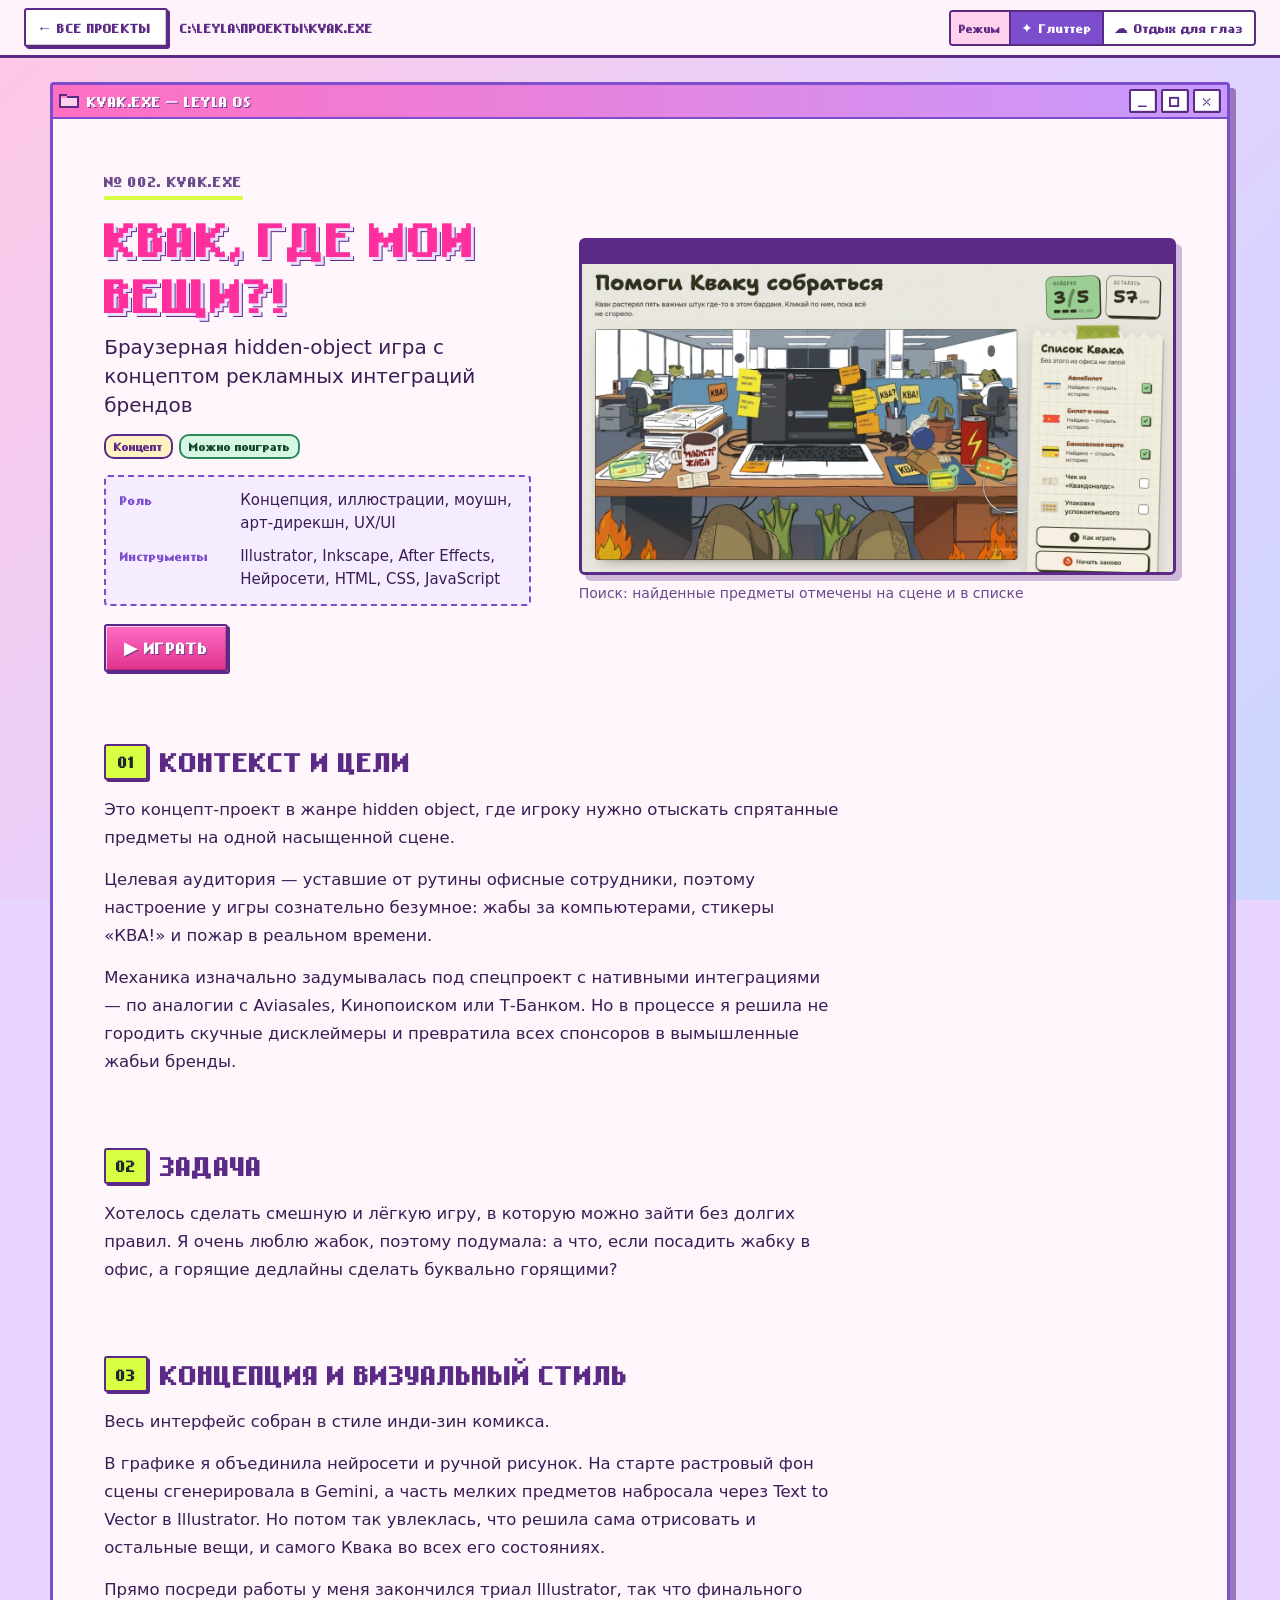
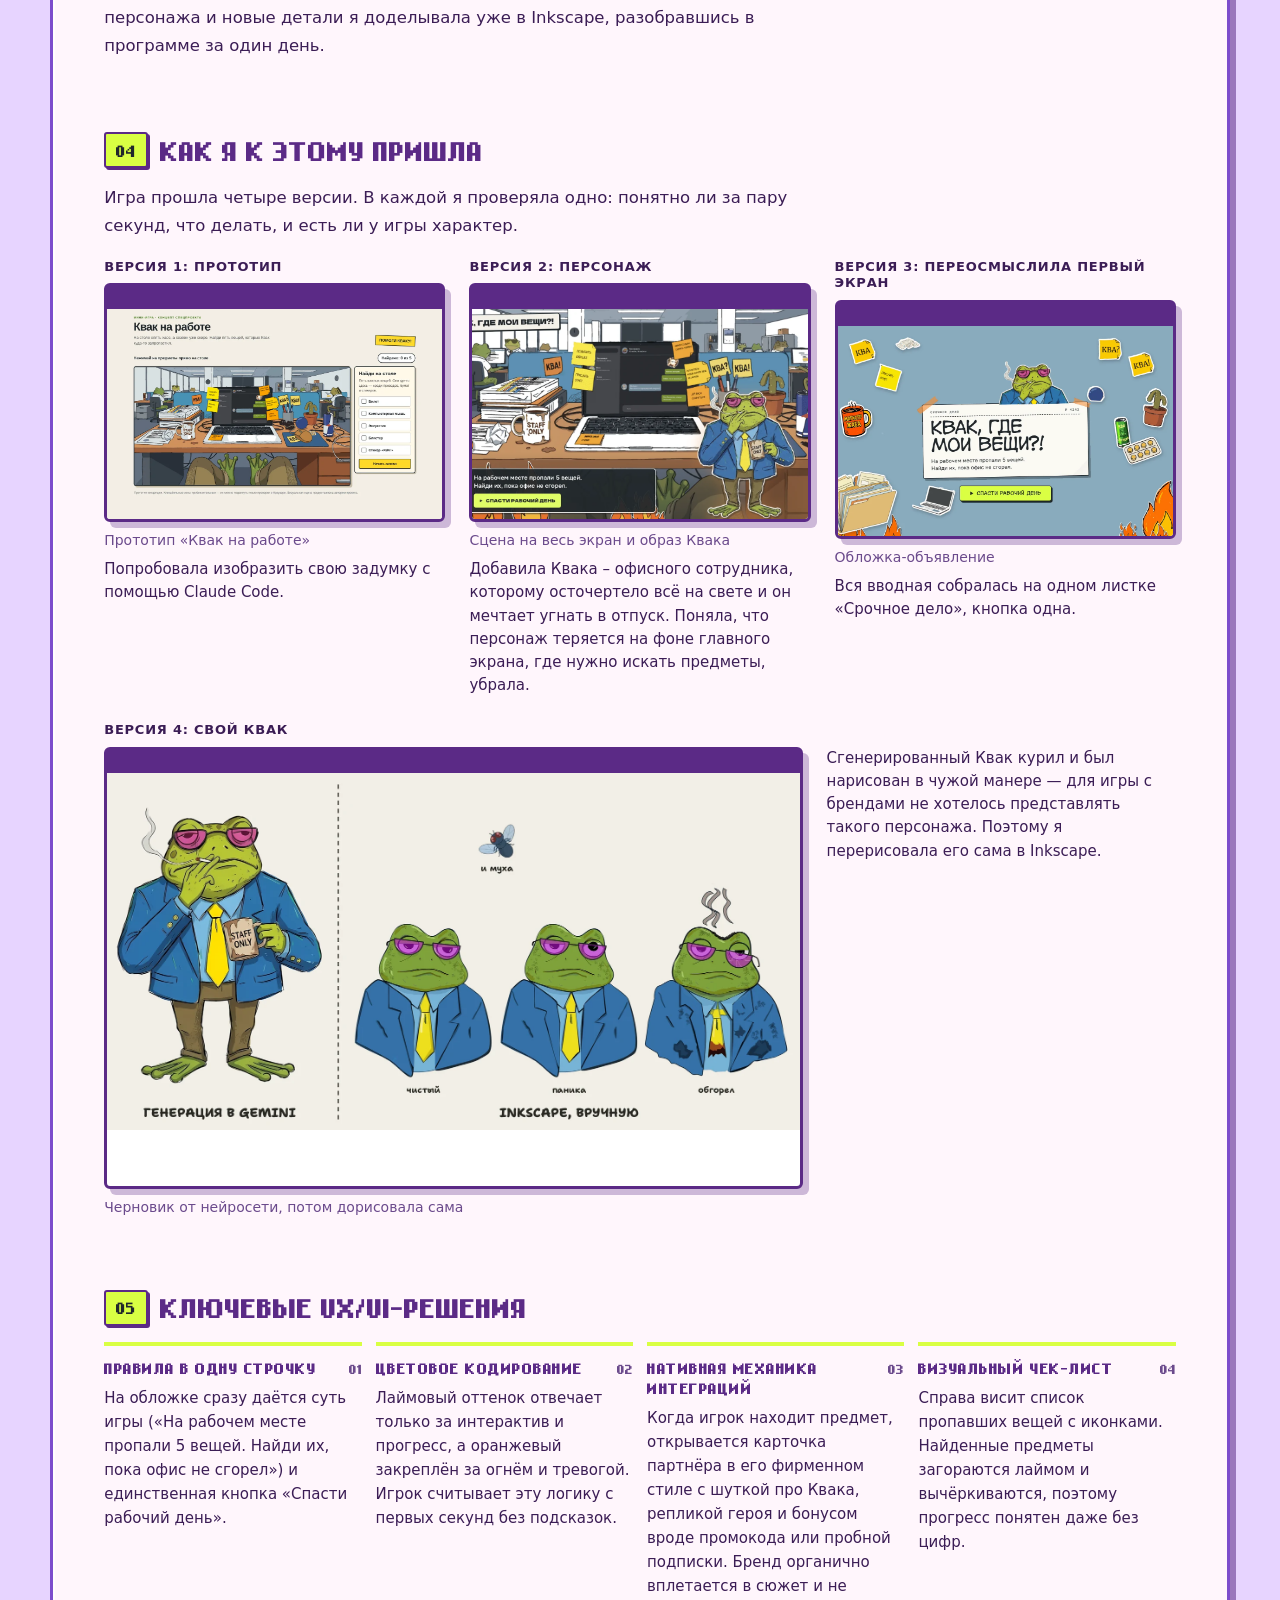
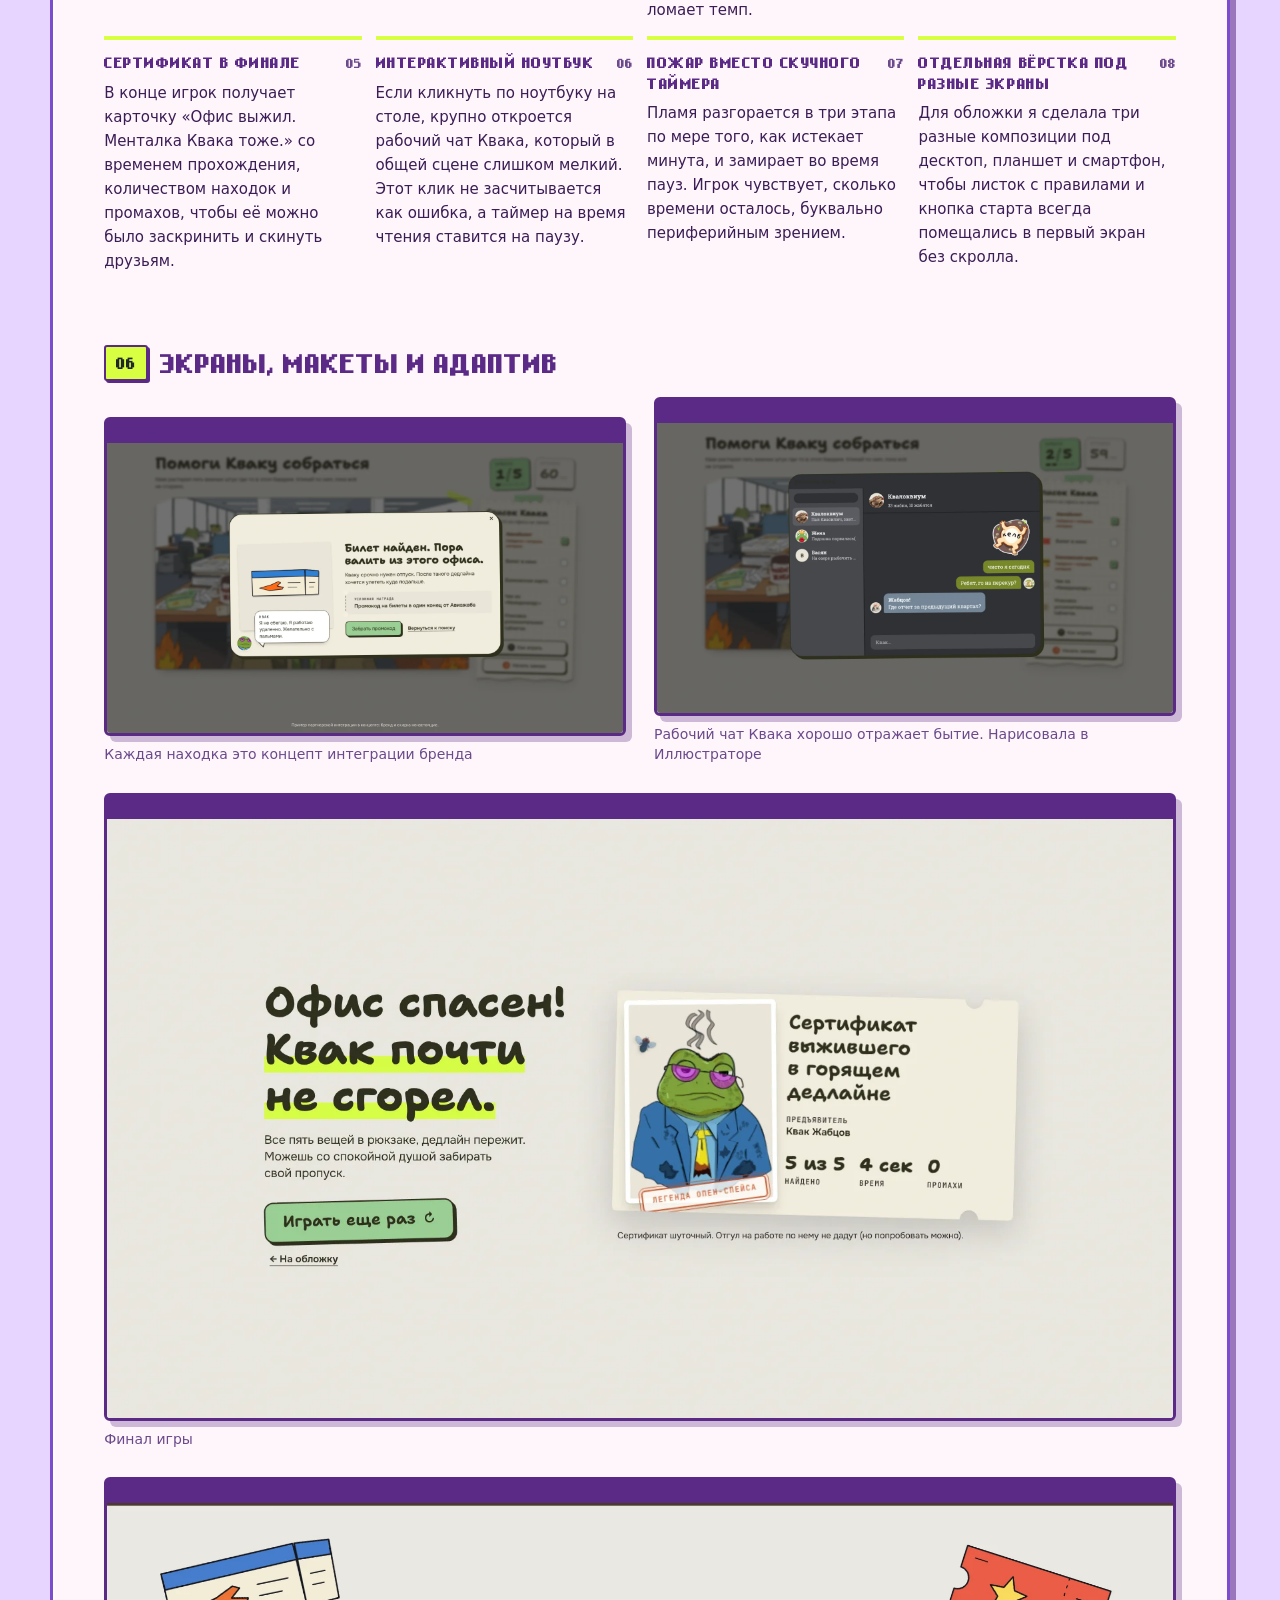
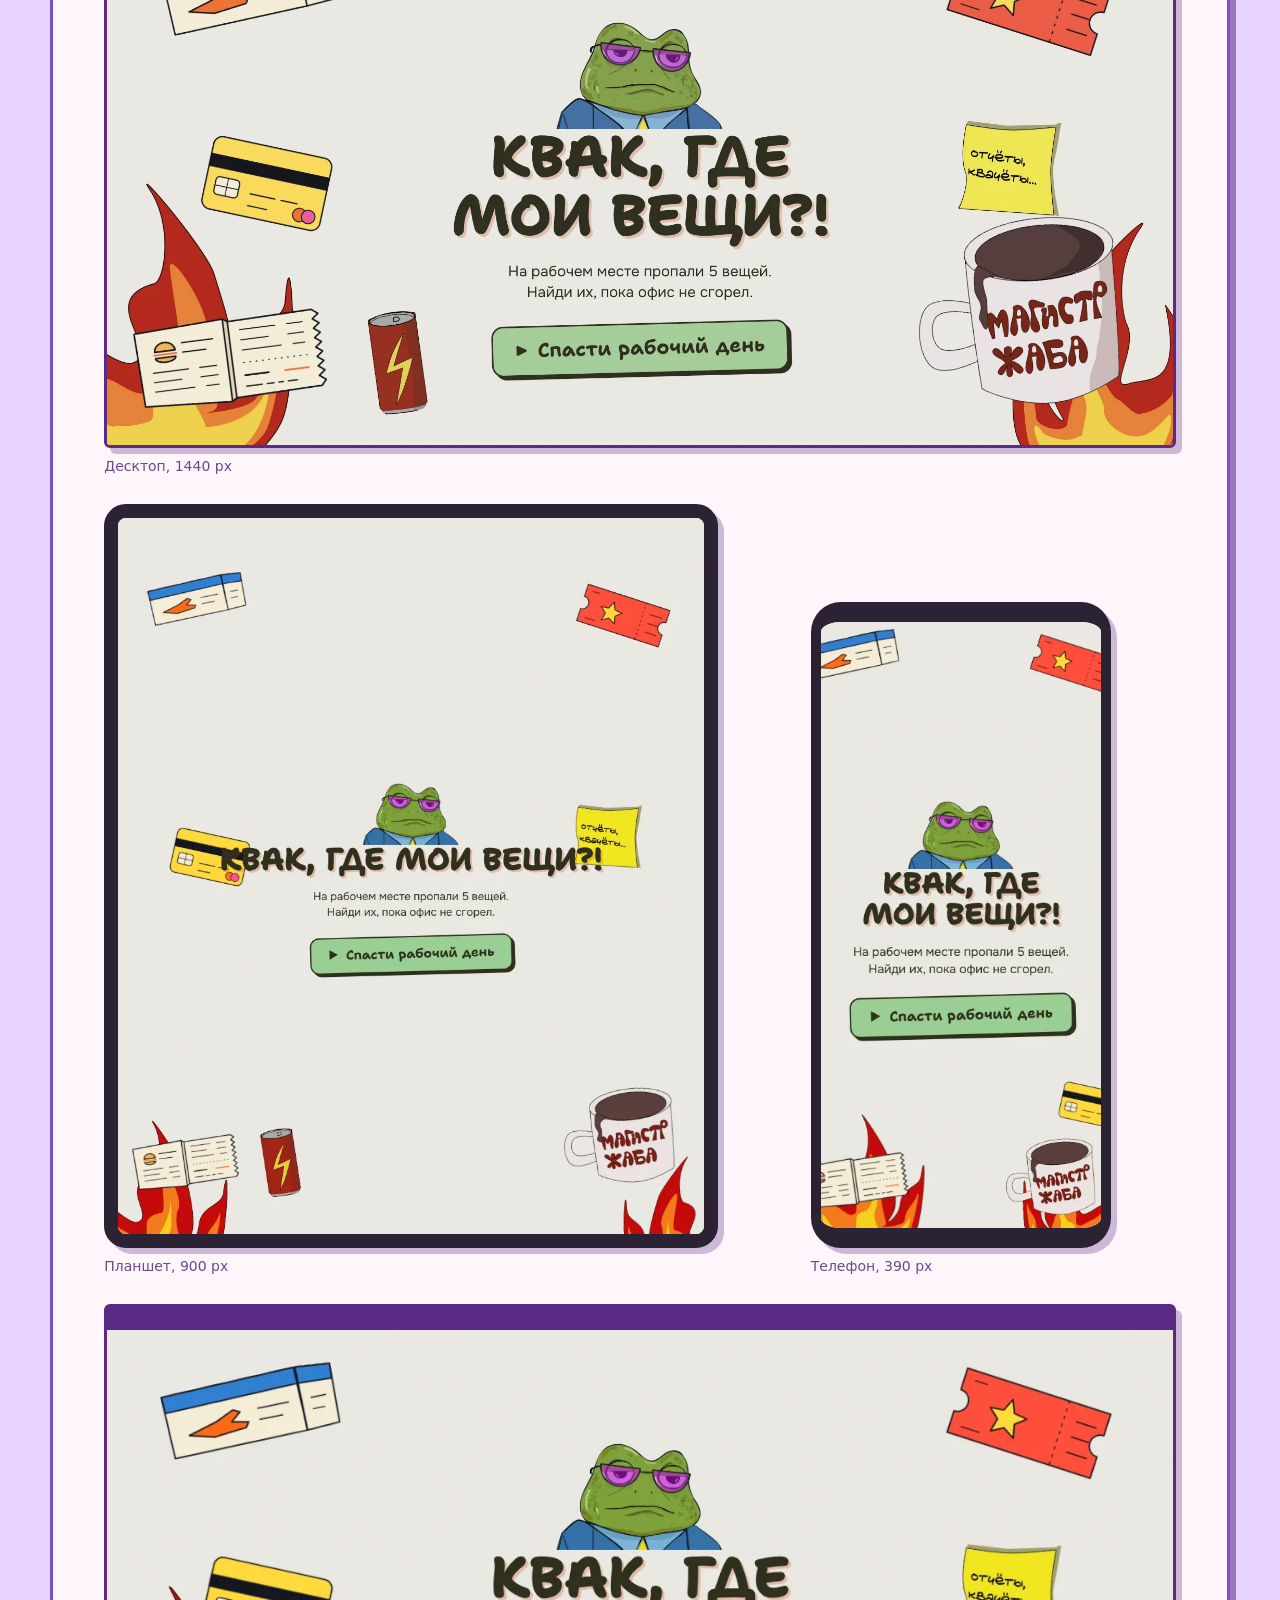
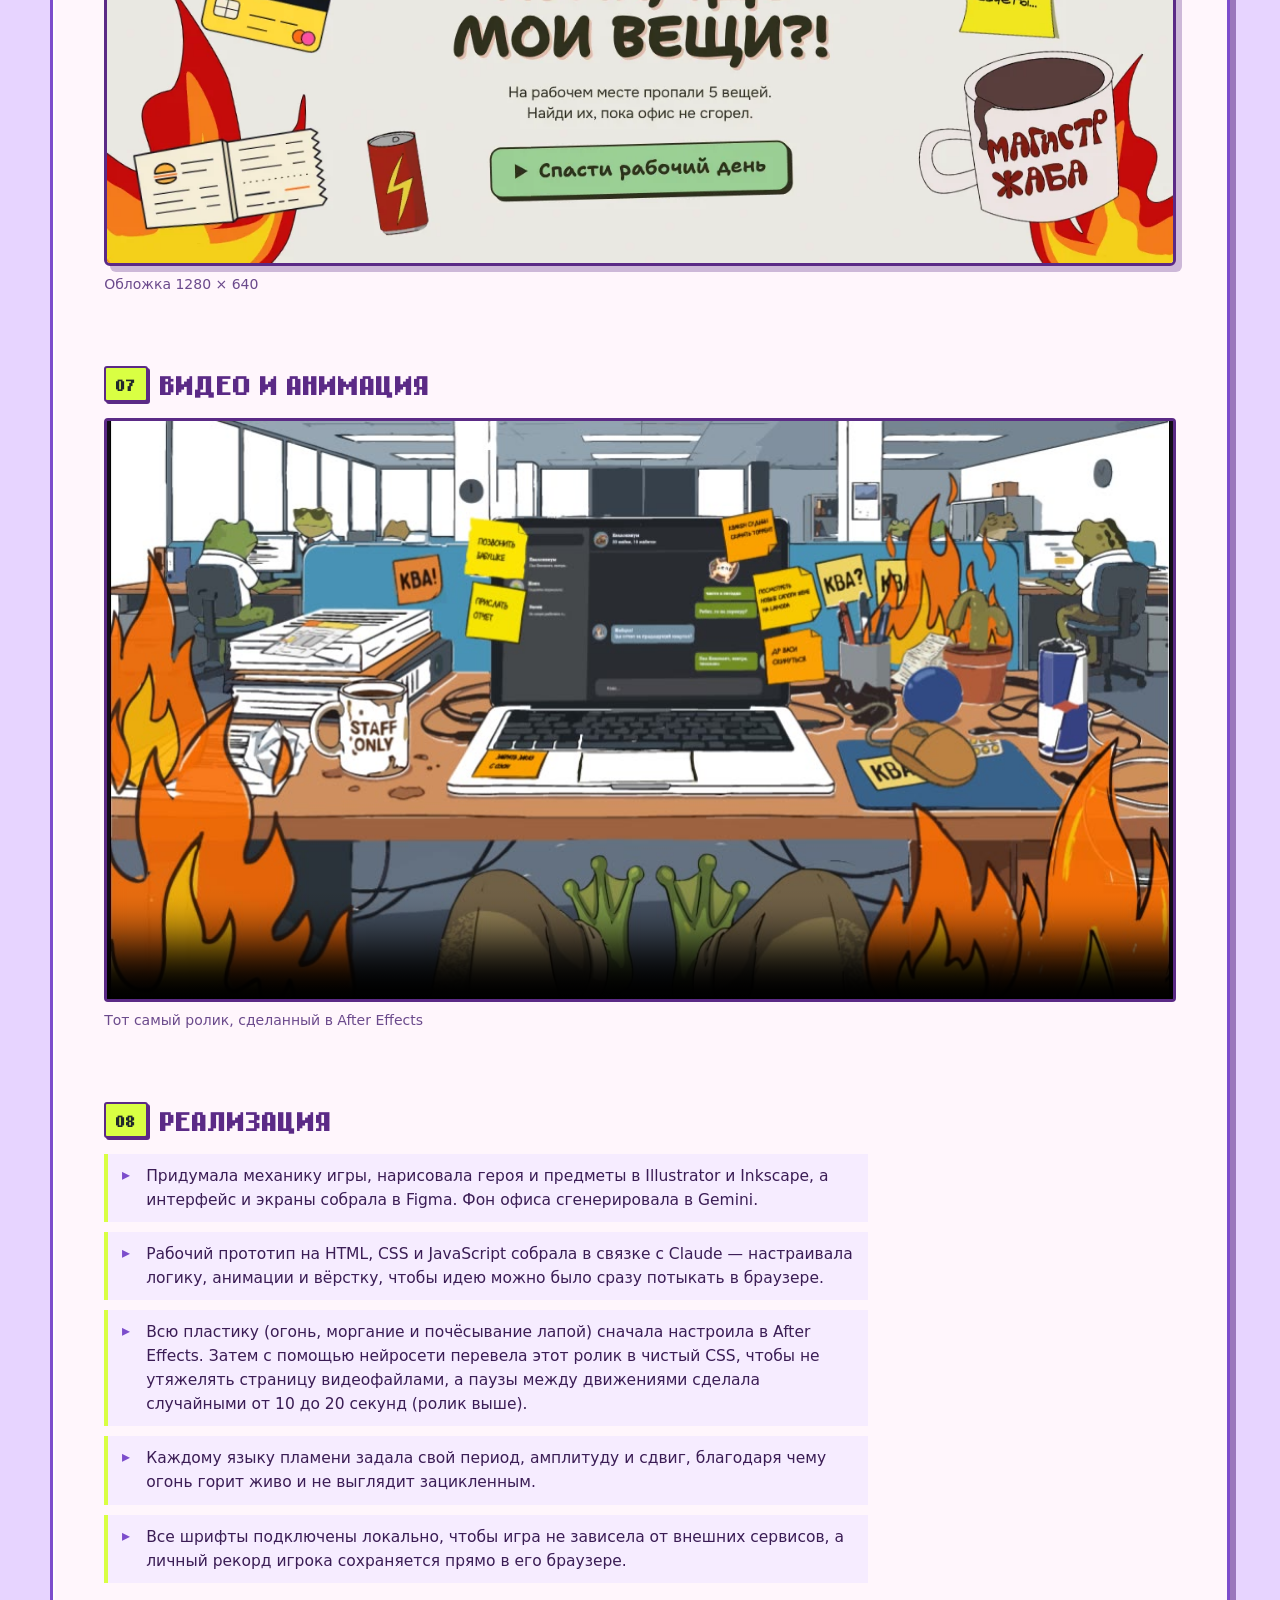
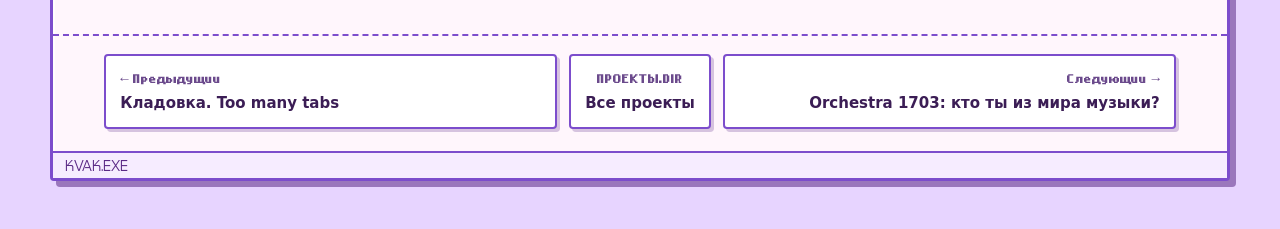
<file: work/kvak.html>
<!doctype html>
<html lang="ru">
<!-- Generated by tools/build.mjs from data/projects.js — edit the data, not this file. -->

<head>
  <meta charset="utf-8">
  <meta name="viewport" content="width=device-width, initial-scale=1, viewport-fit=cover">
  <title>Квак, где мои вещи?! – hidden-object игра</title>
  <meta name="description"
    content="Спецпроект в формате мини-игры. На рабочем месте Квака пропали 5 вещей, найти их нужно за 60 секунд, пока офис не сгорел. Каждая находка открывает шуточную нативную интеграцию от вымышленных жабьих брендов вроде «Авиажабы» или «Ква-Банка» — с фейковыми промокодами и бонусами.">
  <meta property="og:type" content="article">
  <meta property="og:title" content="Квак, где мои вещи?! — кейс из портфолио Лейлы">
  <meta property="og:description"
    content="Спецпроект в формате мини-игры: на рабочем месте Квака пропали 5 вещей, найти их нужно за 60 секунд, пока офис не сгорел. Каждая находка — концепт интеграции бренда: билет в кино ведёт к Кинопоиску, авиабилет — к Aviasales.">
  <link rel="canonical" href="https://leyla-portfolio-y2k.vercel.app/work/kvak.html">
  <meta property="og:image" content="https://leyla-portfolio-y2k.vercel.app/assets/projects/kvak/cover-desktop.webp">
  <script>try { if (localStorage.getItem('leyla-os:mode') === 'eyerest') document.documentElement.classList.add('eye-rest'); } catch (e) { }</script>
  <link rel="icon"
    href="data:image/svg+xml,%3Csvg xmlns=%27http://www.w3.org/2000/svg%27 viewBox=%270 0 9 8%27 shape-rendering=%27crispEdges%27%3E%3Cpath fill=%27%23ff3d9a%27 d=%27M1 0h3v1h1V0h3v1h1v3H8v1H7v1H6v1H5v1H4V7H3V6H2V5H1V4H0V1h1z%27/%3E%3C/svg%3E">
  <link rel="stylesheet" href="../css/theme.css">
  <link rel="stylesheet" href="../css/case.css">
</head>

<body class="case layout-game" style="--accent:#D9FF43;--accent-ink:#20272b">
  <a class="skip" href="#main">К содержимому кейса</a>
  <div id="bg" aria-hidden="true"></div>

  <header class="case-top">
    <a class="btn btn-ghost back" href="../index.html#projects">← <span>Все проекты</span></a>
    <p class="crumbs" aria-hidden="true">C:\LEYLA\ПРОЕКТЫ\KVAK.EXE</p>
    <div data-mode-switch data-caption="Режим"></div>
  </header>

  <main id="main" class="case-win bevel">
    <div class="win-bar">
      <span class="win-ico"><svg viewBox="0 0 10 7" width="20" height="14" aria-hidden="true" focusable="false"
          shape-rendering="crispEdges">
          <path fill="#5b2a86" d="M0 0h4v1h6v6H0z" />
          <path fill="#ff8ac9" d="M1 1h3v1H1z" />
          <path fill="#ffd1ec" d="M1 2h8v4H1z" />
        </svg></span>
      <span class="win-title">KVAK.EXE — LEYLA OS</span>
      <span class="win-btns"><span class="wbtn" aria-hidden="true">_</span><span class="wbtn"
          aria-hidden="true">□</span><a class="wbtn" href="../index.html#projects"
          aria-label="Закрыть кейс и вернуться к списку">×</a></span>
    </div>

    <article class="case-body">
      <header class="hero">
        <div class="hero-text">
          <p class="eyebrow">№ 002. KVAK.EXE</p>
          <h1>Квак, где мои вещи?!</h1>
          <p class="tagline">Браузерная hidden-object игра с концептом рекламных интеграций брендов</p>
          <div class="badges"><span class="badge t-concept">Концепт</span><span class="badge s-done">Можно
              поиграть</span></div>
          <dl class="facts">
            <div>
              <dt>Роль</dt>
              <dd>Концепция, иллюстрации, моушн, арт-дирекшн, UX/UI</dd>
            </div>
            <div>
              <dt>Инструменты</dt>
              <dd>Illustrator, Inkscape, After Effects, Нейросети, HTML, CSS, JavaScript</dd>
            </div>
          </dl>
          <div class="cta">
            <a class="btn btn-big" href="../play/kvak/index.html" target="_blank" rel="noopener">▶ Играть <span
                class="vh">(откроется в новой вкладке)</span></a>
          </div>
        </div>
        <div class="hero-media">
          <figure class="shot dev-desktop" style="--span:12">
            <a class="zoom" href="../assets/projects/kvak/game-play.webp"
              aria-label="Открыть крупно: Игровой экран: сцена офиса с отмеченными находками и чек-лист «Список Квака»"><span
                class="dev-frame"><img src="../assets/projects/kvak/game-play.webp"
                  alt="Игровой экран: сцена офиса с отмеченными находками и чек-лист «Список Квака»" width="1360"
                  height="710" loading="lazy" decoding="async"></span></a>
            <figcaption>Поиск: найденные предметы отмечены на сцене и в списке</figcaption>
          </figure>
        </div>
      </header>


      <section class="cs" id="context" aria-labelledby="context-h">
        <h2 id="context-h"><span class="cs-n">01</span> Контекст и цели</h2>
        <p>Это концепт-проект в жанре hidden object, где игроку нужно отыскать спрятанные предметы на одной насыщенной
          сцене.</p>
        <p>Целевая аудитория — уставшие от рутины офисные сотрудники, поэтому настроение у игры сознательно безумное:
          жабы за компьютерами, стикеры «КВА!» и пожар в реальном времени.</p>
        <p>Механика изначально задумывалась под спецпроект с нативными интеграциями — по аналогии с Aviasales,
          Кинопоиском или Т-Банком. Но в процессе я решила не городить скучные дисклеймеры и превратила всех спонсоров в
          вымышленные жабьи бренды.</p>

      </section>

      <section class="cs" id="challenge" aria-labelledby="challenge-h">
        <h2 id="challenge-h"><span class="cs-n">02</span> Задача</h2>
        <p>Хотелось сделать смешную и лёгкую игру, в которую можно зайти без долгих правил. Я очень люблю жабок, поэтому
          подумала: а что, если посадить жабку в офис, а горящие дедлайны сделать буквально горящими?</p>
      </section>

      <section class="cs" id="concept" aria-labelledby="concept-h">
        <h2 id="concept-h"><span class="cs-n">03</span> Концепция и визуальный стиль</h2>
        <p>Весь интерфейс собран в стиле инди-зин комикса.</p>

        <p>В графике я объединила нейросети и ручной рисунок. На старте растровый фон сцены сгенерировала в Gemini, а
          часть мелких предметов набросала через Text to Vector в Illustrator. Но потом так увлеклась, что решила сама
          отрисовать и остальные вещи, и самого Квака во всех его состояниях.</p>

        <p>Прямо посреди работы у меня закончился триал Illustrator, так что финального персонажа и новые детали я
          доделывала уже в Inkscape, разобравшись в программе за один день.</p>

      </section>
      <section class="cs" id="evolution" aria-labelledby="evolution-h">
        <h2 id="evolution-h"><span class="cs-n">04</span> Как я к этому пришла</h2>
        <p>Игра прошла четыре версии. В каждой я проверяла одно: понятно ли за пару секунд, что делать, и есть ли у
          игры характер.</p>
        <ol class="evo">
          <li>
            <p class="evo-k">Версия 1: Прототип</p>
            <figure class="shot dev-desktop">
              <a class="zoom" href="../assets/projects/kvak/process-1-prototype.webp"
                aria-label="Открыть крупно: Первый прототип «Квак на работе»: сцена офиса и простой список из пяти предметов"><span
                  class="dev-frame"><img src="../assets/projects/kvak/process-1-prototype.webp"
                    alt="Первый прототип «Квак на работе»: сцена офиса и простой список из пяти предметов" width="1200"
                    height="717" loading="lazy" decoding="async"></span></a>
              <figcaption>Прототип «Квак на работе»</figcaption>
            </figure>
            <p>Попробовала изобразить свою задумку с помощью Claude Code.</p>
          </li>
          <li>
            <p class="evo-k">Версия 2: Персонаж</p>
            <figure class="shot dev-desktop">
              <a class="zoom" href="../assets/projects/kvak/process-2-iteration.webp"
                aria-label="Открыть крупно: Вторая версия: сцена на весь экран, Квак в пиджаке и розовых очках, плашка с правилами внизу"><span
                  class="dev-frame"><img src="../assets/projects/kvak/process-2-iteration.webp"
                    alt="Вторая версия: сцена на весь экран, Квак в пиджаке и розовых очках, плашка с правилами внизу"
                    width="1200" height="607" loading="lazy" decoding="async"></span></a>
              <figcaption>Сцена на весь экран и образ Квака</figcaption>
            </figure>
            <p> Добавила Квака – офисного сотрудника, которому осточертело всё на свете и он мечтает угнать в отпуск.
              Поняла, что персонаж теряется на фоне главного экрана, где нужно искать предметы, убрала. </p>
          </li>
          <li>
            <p class="evo-k">Версия 3: Переосмыслила первый экран</p>
            <figure class="shot dev-desktop">
              <a class="zoom" href="../assets/projects/kvak/process-3-final.webp"
                aria-label="Открыть крупно: Финальная обложка: объявление «Квак, где мои вещи?!» и кнопка «Спасти рабочий день»"><span
                  class="dev-frame"><img src="../assets/projects/kvak/process-3-final.webp"
                    alt="Финальная обложка: объявление «Квак, где мои вещи?!» и кнопка «Спасти рабочий день»"
                    width="1200" height="717" loading="lazy" decoding="async"></span></a>
              <figcaption>Обложка-объявление</figcaption>
            </figure>
            <p>Вся вводная собралась на одном листке «Срочное дело», кнопка одна.</p>
          </li>
          <li>
            <p class="evo-k">Версия 4: Свой Квак</p>
            <figure class="shot dev-desktop">
              <a class="zoom" href="../assets/projects/kvak/process-4-frog.webp"
                aria-label="Открыть крупно: Слева сгенерированный Квак с сигаретой, справа три Квака, нарисованные вручную в Inkscape: чистый, в панике и обгоревший, и муха"><span
                  class="dev-frame"><img src="../assets/projects/kvak/process-4-frog.webp"
                    alt="Слева сгенерированный Квак с сигаретой, справа три Квака, нарисованные вручную в Inkscape: чистый, в панике и обгоревший, и муха"
                    width="1600" height="827" loading="lazy" decoding="async"></span></a>
              <figcaption>Черновик от нейросети, потом дорисовала сама</figcaption>
            </figure>
            <p>Сгенерированный Квак курил и был нарисован в чужой манере — для игры с брендами не хотелось
              представлять такого персонажа. Поэтому я перерисовала его сама в Inkscape. </p>
          </li>
        </ol>
      </section>

      <section class="cs" id="ux" aria-labelledby="ux-h">
        <h2 id="ux-h"><span class="cs-n">05</span> Ключевые UX/UI-решения</h2>
        <ol class="ux">
          <li>
            <h3>Правила в одну строчку</h3>
            <p>На обложке сразу даётся суть игры («На рабочем месте пропали 5 вещей. Найди их, пока офис не сгорел») и
              единственная кнопка «Спасти рабочий день».</p>
          </li>
          <li>
            <h3>Цветовое кодирование</h3>
            <p>Лаймовый оттенок отвечает только за интерактив и прогресс, а оранжевый закреплён за огнём и тревогой.
              Игрок считывает эту логику с первых секунд без подсказок.</p>
          </li>
          <li>
            <h3>Нативная механика интеграций</h3>
            <p>Когда игрок находит предмет, открывается карточка партнёра в его фирменном стиле с шуткой про Квака,
              репликой героя и бонусом вроде промокода или пробной подписки. Бренд органично вплетается в сюжет и не
              ломает темп.</p>
          </li>
          <li>
            <h3>Визуальный чек-лист</h3>
            <p>Справа висит список пропавших вещей с иконками. Найденные предметы загораются лаймом и вычёркиваются,
              поэтому прогресс понятен даже без цифр.</p>
          </li>
          <li>
            <h3>Сертификат в финале</h3>
            <p>В конце игрок получает карточку «Офис выжил. Менталка Квака тоже.» со временем прохождения, количеством
              находок и промахов, чтобы её можно было заскринить и скинуть друзьям.</p>
          </li>
          <li>
            <h3>Интерактивный ноутбук</h3>
            <p>Если кликнуть по ноутбуку на столе, крупно откроется рабочий чат Квака, который в общей сцене слишком
              мелкий. Этот клик не засчитывается как ошибка, а таймер на время чтения ставится на паузу.</p>
          </li>
          <li>
            <h3>Пожар вместо скучного таймера</h3>
            <p>Пламя разгорается в три этапа по мере того, как истекает минута, и замирает во время пауз. Игрок
              чувствует, сколько времени осталось, буквально периферийным зрением.</p>
          </li>
          <li>
            <h3>Отдельная вёрстка под разные экраны</h3>
            <p>Для обложки я сделала три разные композиции под десктоп, планшет и смартфон, чтобы листок с правилами и
              кнопка старта всегда помещались в первый экран без скролла.</p>
          </li>
        </ol>
      </section>

      <section class="cs" id="screens" aria-labelledby="screens-h">
        <h2 id="screens-h"><span class="cs-n">06</span> Экраны, макеты и адаптив</h2>
        <div class="gallery g-game">
          <figure class="shot dev-desktop" style="--span:6">
            <a class="zoom" href="../assets/projects/kvak/game-popup.webp"
              aria-label="Открыть крупно: Карточка найденной банковской карты: концепт интеграции банка с условной наградой"><span
                class="dev-frame"><img src="../assets/projects/kvak/game-popup.webp"
                  alt="Карточка найденной банковской карты: концепт интеграции банка с условной наградой" width="1600"
                  height="900" loading="lazy" decoding="async"></span></a>
            <figcaption>Каждая находка это концепт интеграции бренда</figcaption>
          </figure>
          <figure class="shot dev-desktop" style="--span:6">
            <a class="zoom" href="../assets/projects/kvak/game-chat.webp"
              aria-label="Открыть крупно: Открытый ноутбук Квака: рабочий чат «Квалоквиум» с перепиской и стикером"><span
                class="dev-frame"><img src="../assets/projects/kvak/game-chat.webp"
                  alt="Открытый ноутбук Квака: рабочий чат «Квалоквиум» с перепиской и стикером" width="1600"
                  height="900" loading="lazy" decoding="async"></span></a>
            <figcaption>Рабочий чат Квака хорошо отражает бытие. Нарисовала в Иллюстраторе</figcaption>
          </figure>
          <figure class="shot dev-desktop" style="--span:12">
            <a class="zoom" href="../assets/projects/kvak/game-final.webp"
              aria-label="Открыть крупно: Финальный экран «Офис выжил. Менталка Квака тоже.»: обгоревший Квак в дыму и сертификат выжившего в дедлайне"><span
                class="dev-frame"><img src="../assets/projects/kvak/game-final.webp"
                  alt="Финальный экран «Офис выжил. Менталка Квака тоже.»: обгоревший Квак в дыму и сертификат выжившего в дедлайне"
                  width="1600" height="900" loading="lazy" decoding="async"></span></a>
            <figcaption>Финал игры</figcaption>
          </figure>
          <figure class="shot dev-desktop">
            <a class="zoom" href="../assets/projects/kvak/cover-desktop.webp"
              aria-label="Открыть крупно: Обложка игры на десктопе"><span class="dev-frame"><img
                  src="../assets/projects/kvak/cover-desktop.webp" alt="Обложка игры на десктопе" width="1440"
                  height="860" loading="lazy" decoding="async"></span></a>
            <figcaption>Десктоп, 1440 px</figcaption>
          </figure>
          <figure class="shot dev-tablet">
            <a class="zoom" href="../assets/projects/kvak/cover-tablet.webp"
              aria-label="Открыть крупно: Обложка игры на планшете"><span class="dev-frame"><img
                  src="../assets/projects/kvak/cover-tablet.webp" alt="Обложка игры на планшете" width="900"
                  height="1100" loading="lazy" decoding="async"></span></a>
            <figcaption>Планшет, 900 px</figcaption>
          </figure>
          <figure class="shot dev-mobile">
            <a class="zoom" href="../assets/projects/kvak/cover-mobile.webp"
              aria-label="Открыть крупно: Обложка игры на телефоне"><span class="dev-frame"><img
                  src="../assets/projects/kvak/cover-mobile.webp" alt="Обложка игры на телефоне" width="390"
                  height="844" loading="lazy" decoding="async"></span></a>
            <figcaption>Телефон, 390 px</figcaption>
          </figure>
          <figure class="shot dev-wide">
            <a class="zoom" href="../assets/projects/kvak/share-1280x640.webp"
              aria-label="Открыть крупно: Широкая обложка игры 1280 на 640"><span class="dev-frame"><img
                  src="../assets/projects/kvak/share-1280x640.webp" alt="Широкая обложка игры 1280 на 640" width="1280"
                  height="640" loading="lazy" decoding="async"></span></a>
            <figcaption>Обложка 1280 × 640</figcaption>
          </figure>
        </div>
      </section>

      <section class="cs" id="video" aria-labelledby="video-h">
        <h2 id="video-h"><span class="cs-n">07</span> Видео и анимация</h2>
        <figure class="vid" style="--ratio:1024 / 558">
          <div class="vid-frame"><video src="../assets/projects/kvak/kvak-scene.mp4"
              poster="../assets/projects/kvak/kvak-scene-poster.jpg" controls muted playsinline loop
              preload="none"></video></div>
          <figcaption>Тот самый ролик, сделанный в After Effects</figcaption>
        </figure>
      </section>

      <section class="cs" id="build" aria-labelledby="build-h">
        <h2 id="build-h"><span class="cs-n">08</span> Реализация</h2>
        <ul class="impl">
          <li>Придумала механику игры, нарисовала героя и предметы в Illustrator и Inkscape, а интерфейс и
            экраны собрала в Figma. Фон офиса сгенерировала в Gemini.</li>
          <li>Рабочий прототип на HTML, CSS и JavaScript собрала в связке с Claude — настраивала логику, анимации и
            вёрстку, чтобы идею можно было сразу потыкать в браузере.</li>
          <li>Всю пластику (огонь, моргание и почёсывание лапой) сначала настроила в After Effects. Затем с помощью
            нейросети перевела этот ролик в чистый CSS, чтобы не утяжелять страницу видеофайлами, а паузы между
            движениями сделала случайными от 10 до 20 секунд (ролик выше).</li>
          <li>Каждому языку пламени задала свой период, амплитуду и сдвиг, благодаря чему огонь горит живо и не
            выглядит зацикленным.</li>
          <li>Все шрифты подключены локально, чтобы игра не зависела от внешних сервисов, а личный рекорд игрока
            сохраняется прямо в его браузере.</li>
        </ul>
      </section>
    </article>

    <nav class="case-nav" aria-label="Другие проекты">
      <a class="cn prev" href="kladovka.html" rel="prev"><span class="cn-k">← Предыдущий</span><span
          class="cn-t">Кладовка. Too many tabs</span></a>
      <a class="cn all" href="../index.html#projects"><span class="cn-k">ПРОЕКТЫ.DIR</span><span class="cn-t">Все
          проекты</span></a>
      <a class="cn next" href="orchestra-1703.html" rel="next"><span class="cn-k">Следующий →</span><span
          class="cn-t">Orchestra 1703: кто ты из мира музыки?</span></a>
    </nav>
    <footer class="win-status">KVAK.EXE</footer>
  </main>

  <dialog class="lightbox" aria-label="Просмотр изображения"><button type="button" class="wbtn lb-close"
      aria-label="Закрыть">×</button><img alt=""></dialog>
  <script src="../js/mode.js"></script>
  <script src="../js/case.js"></script>
</body>

</html>
</file>
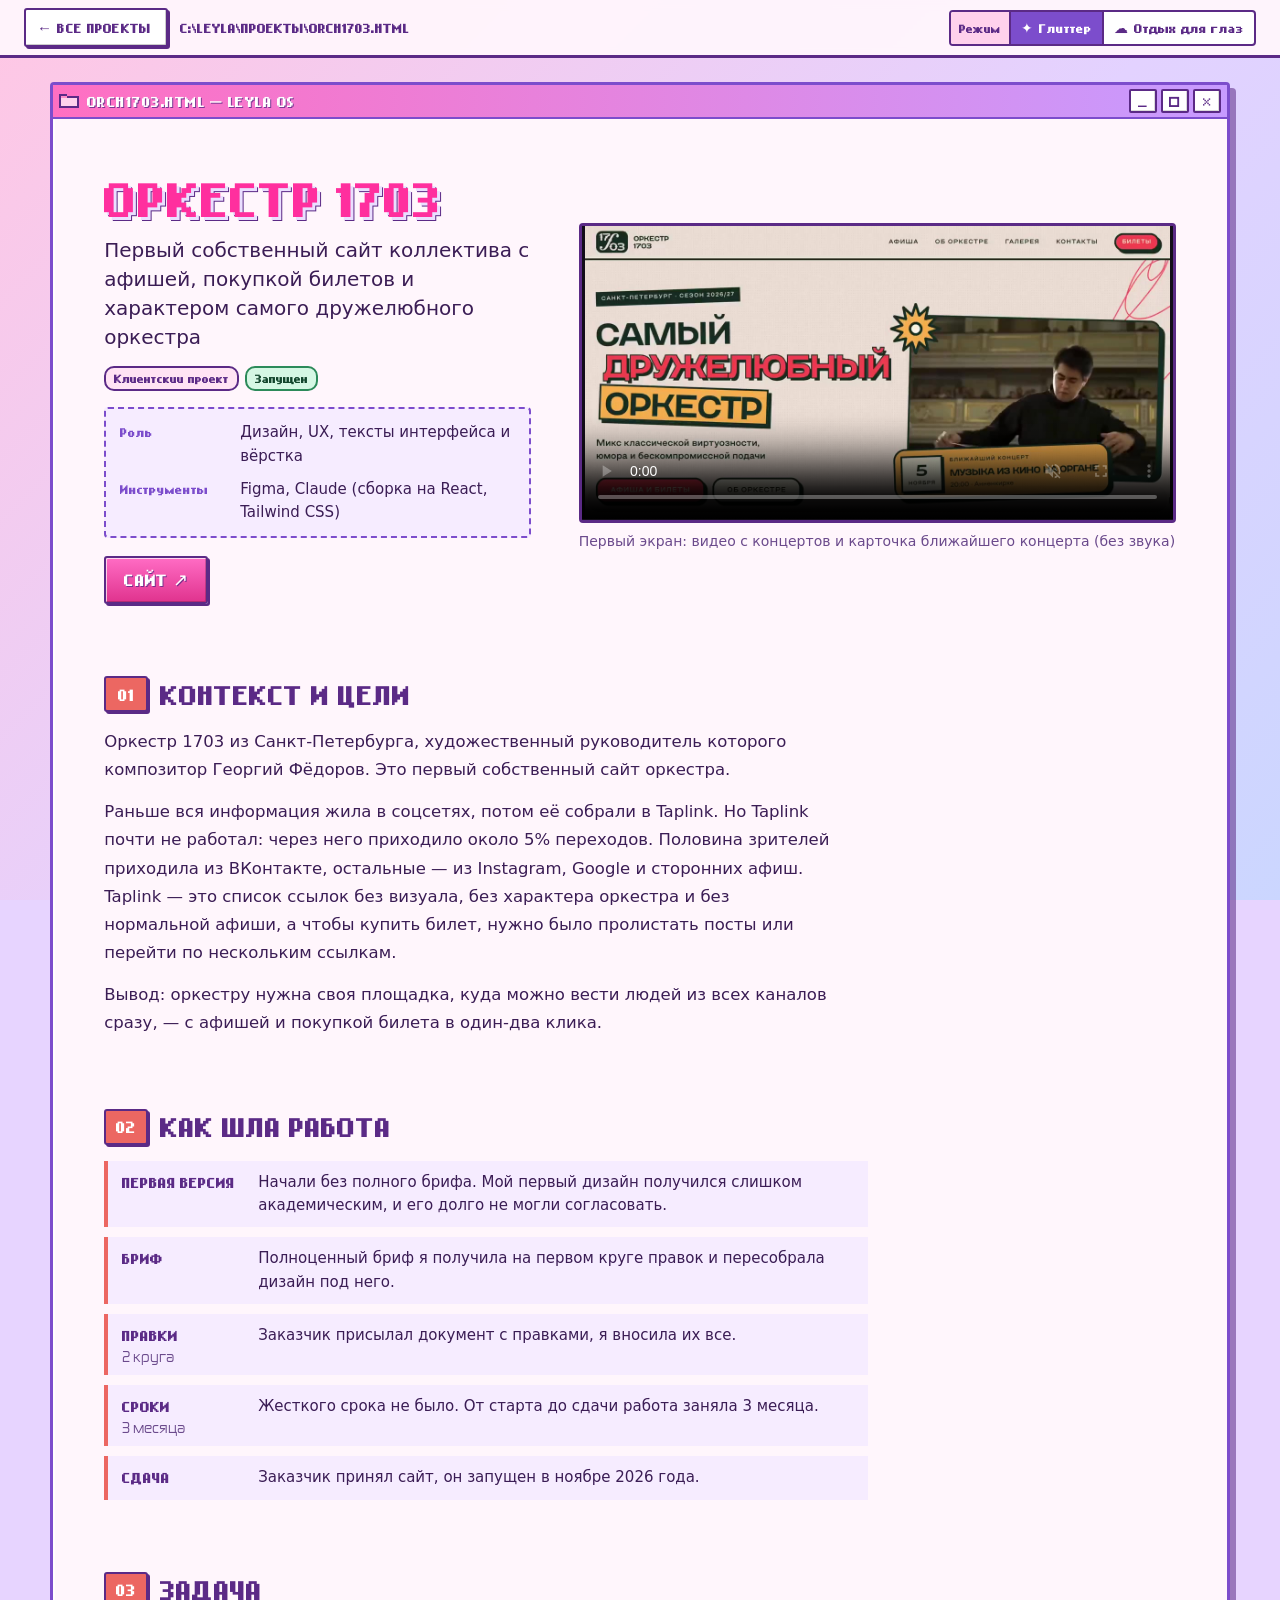
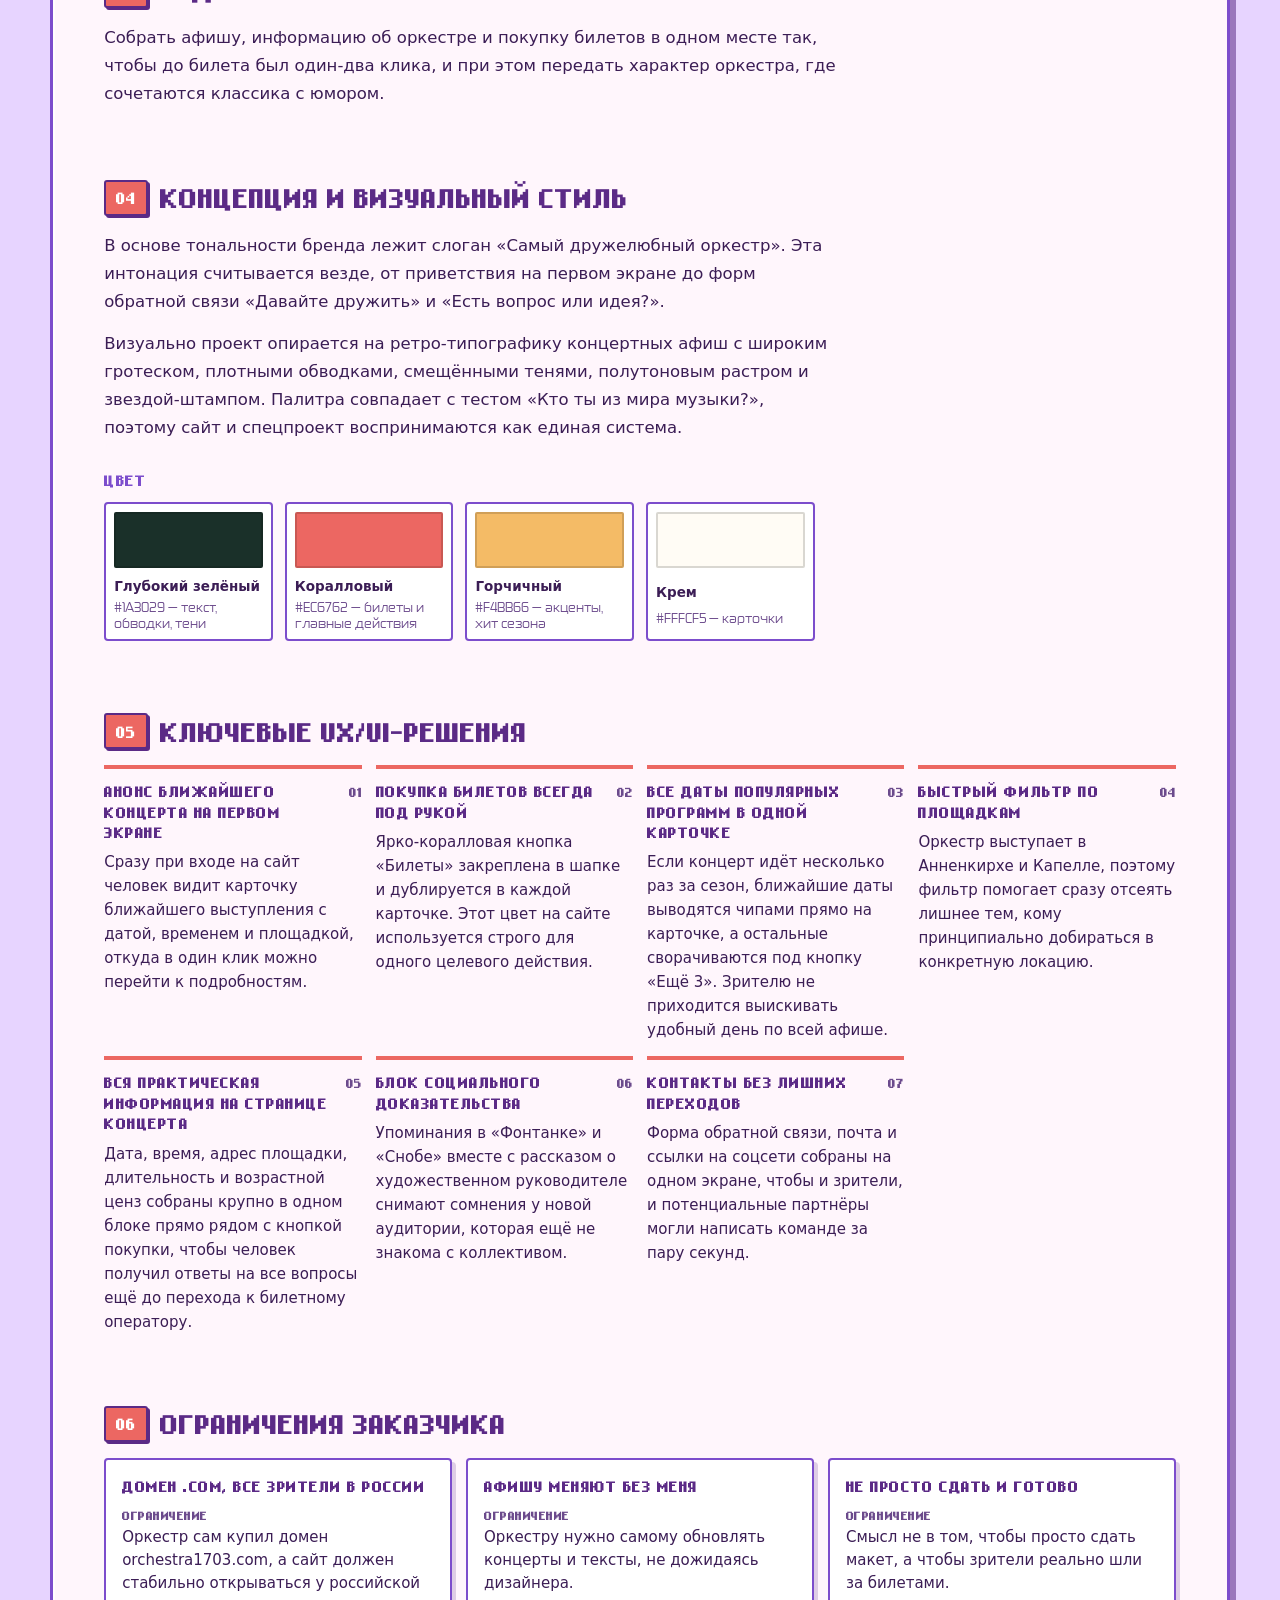
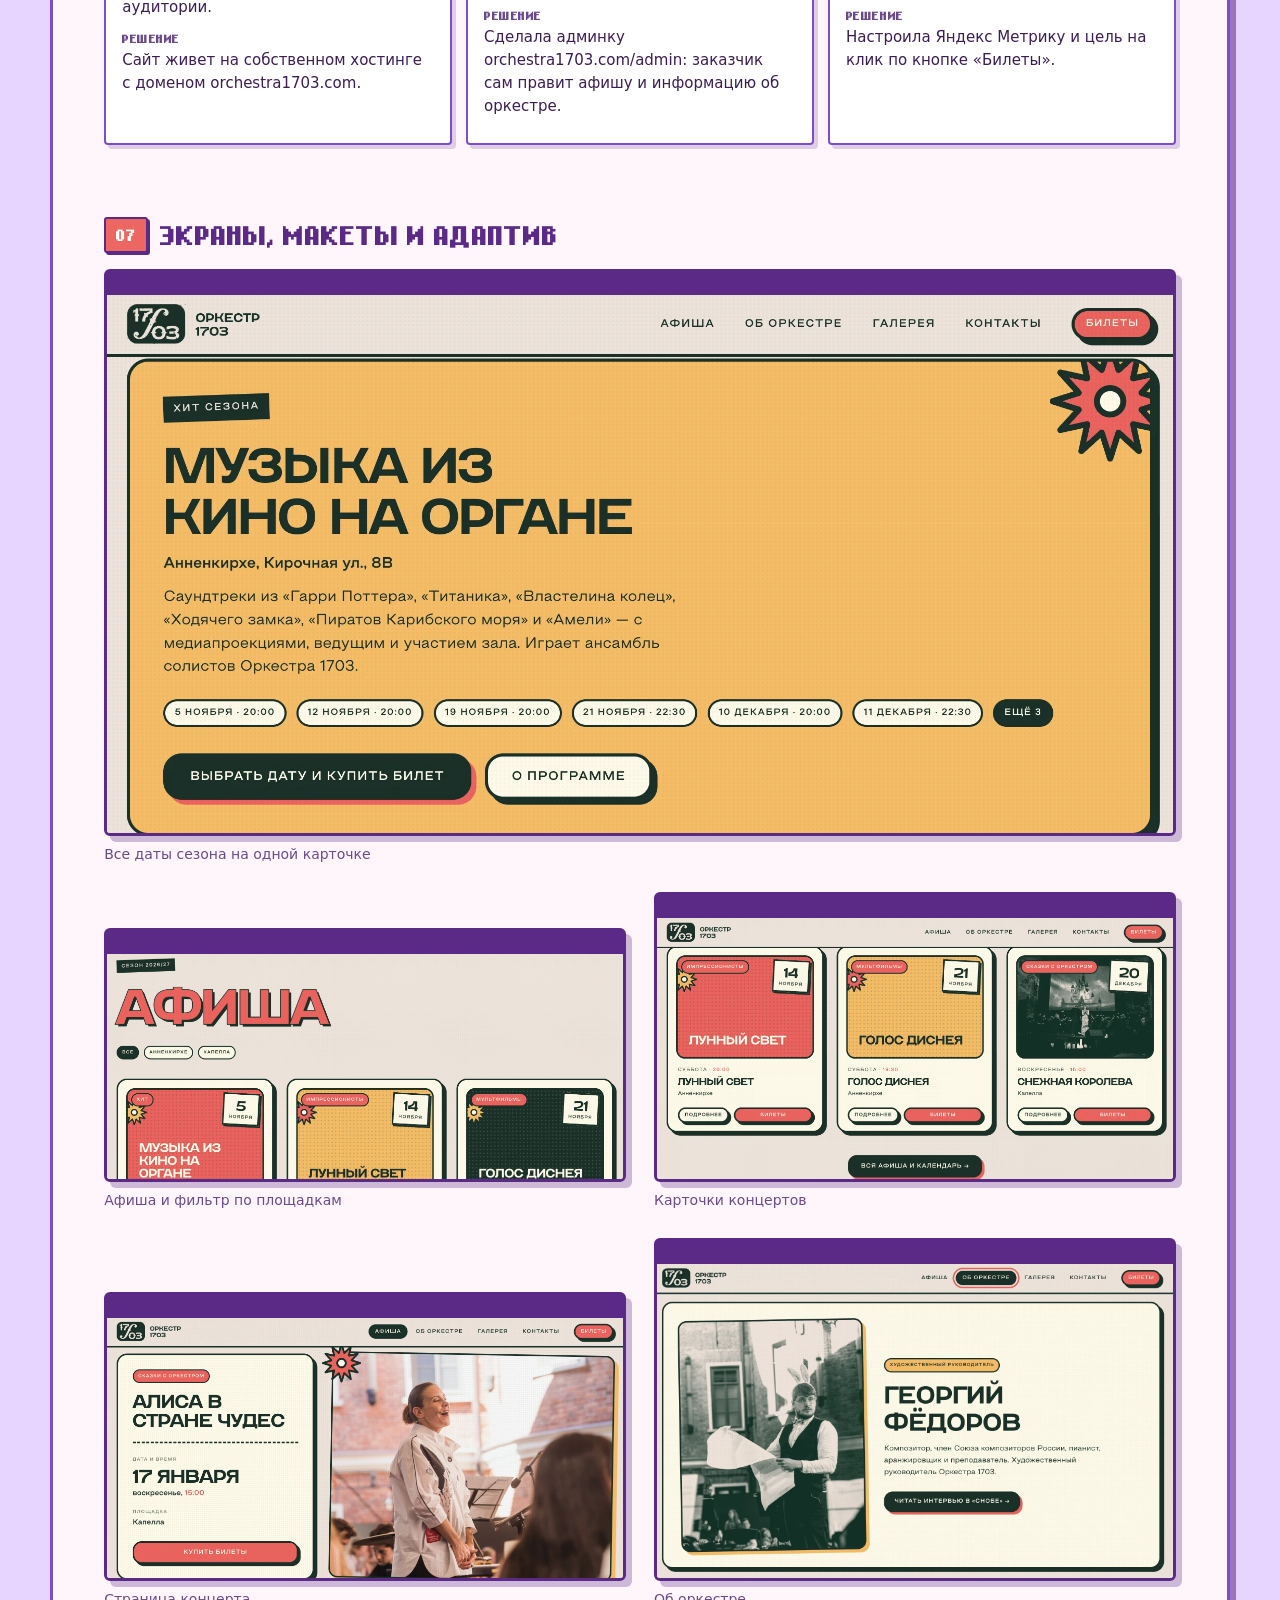
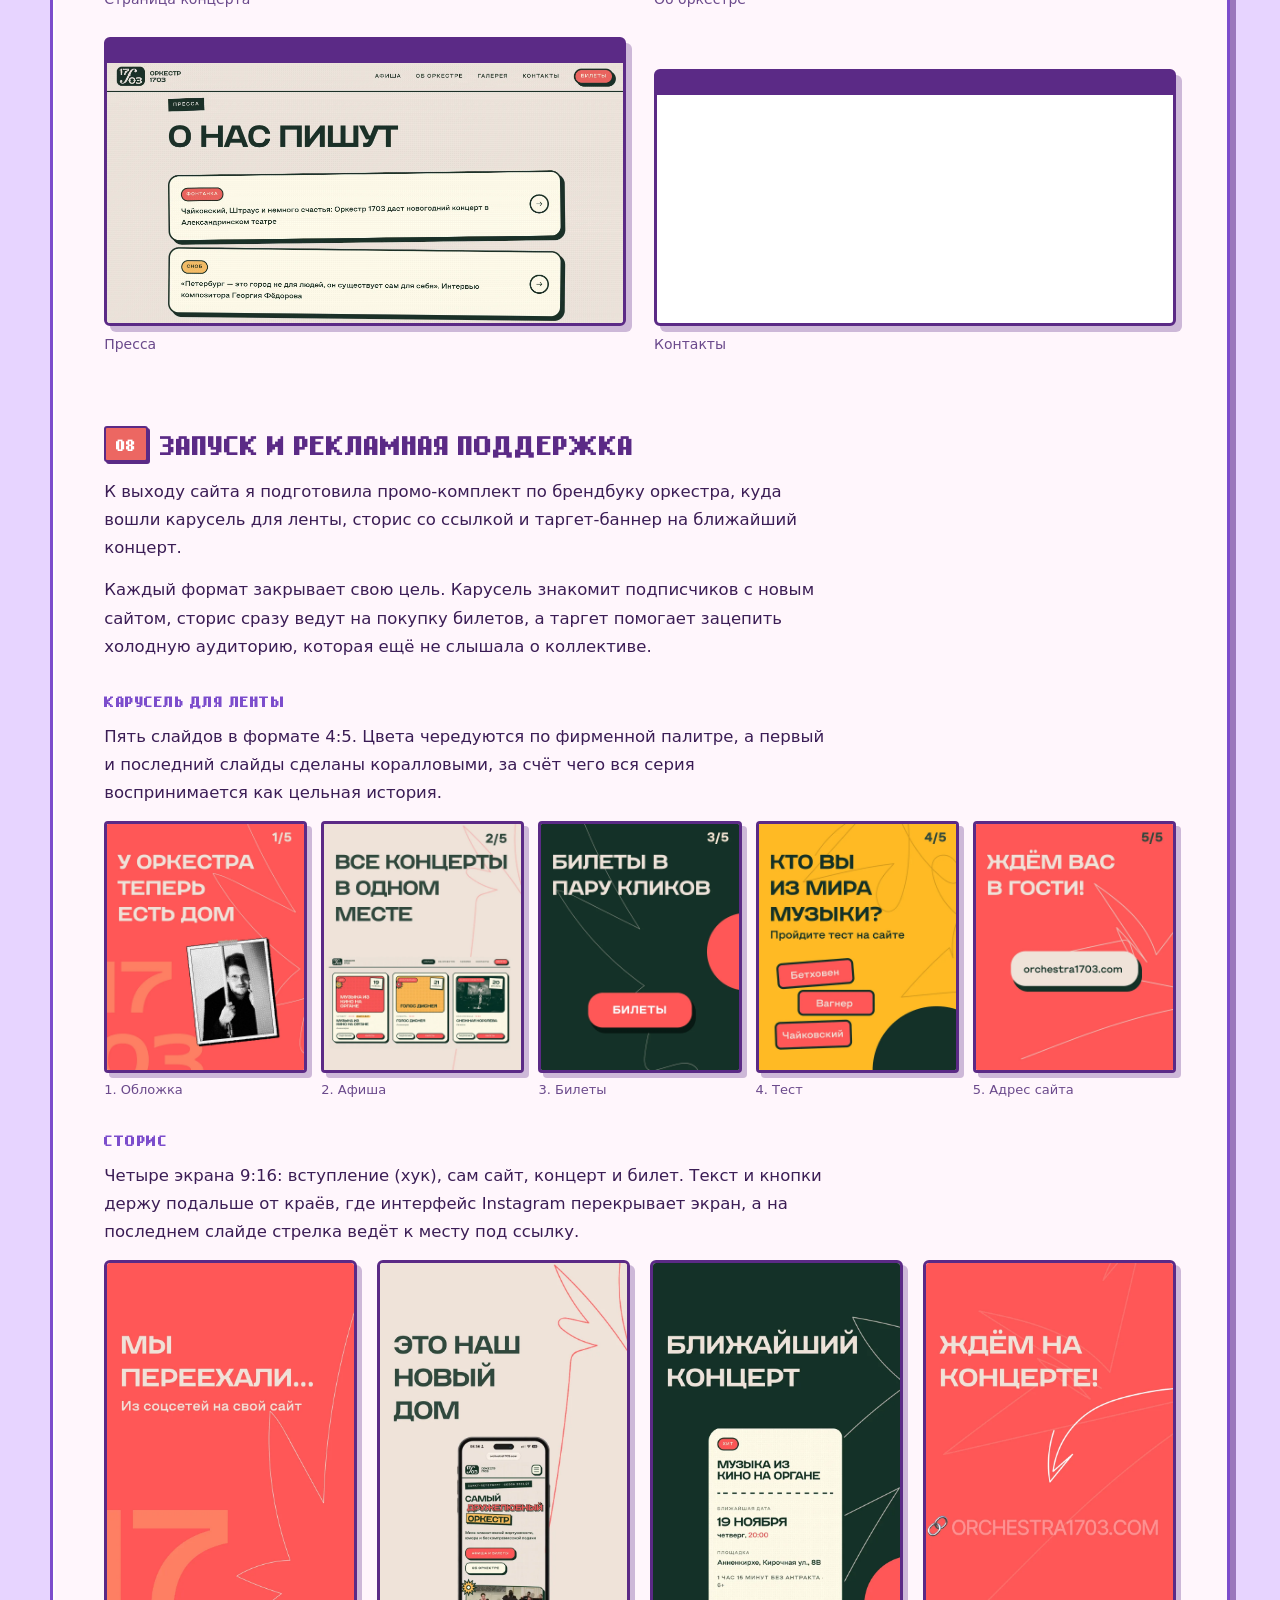
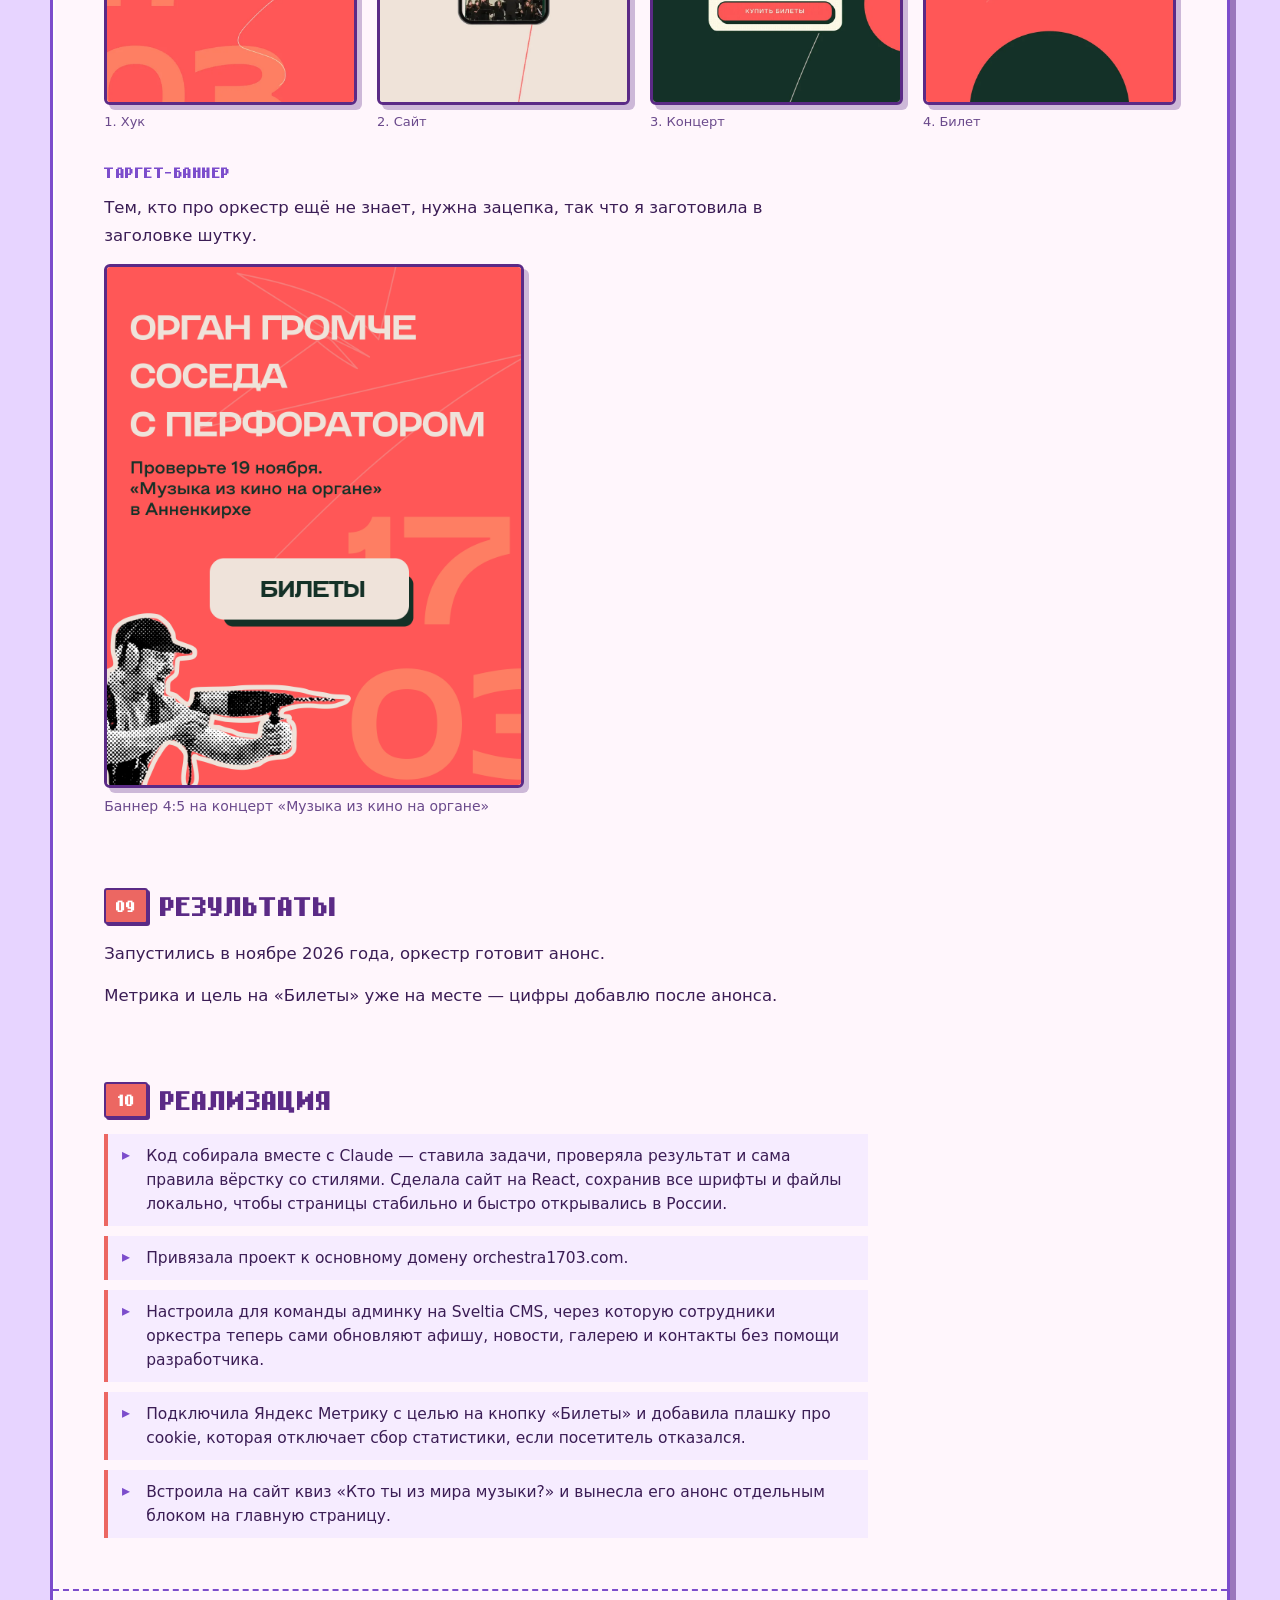
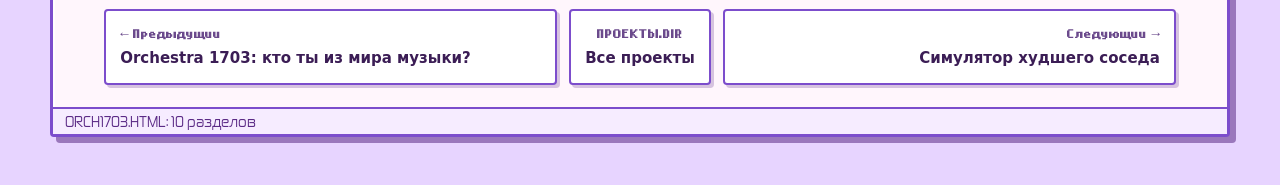
<file: work/orchestra-1703-site.html>
<!doctype html>
<html lang="ru">
<!-- Generated by tools/build.mjs from data/projects.js — edit the data, not this file. -->

<head>
  <meta charset="utf-8">
  <meta name="viewport" content="width=device-width, initial-scale=1, viewport-fit=cover">
  <title>Оркестр 1703 – сайт</title>
  <meta name="description"
    content="До сайта оркестр жил в соцсетях и Taplink. Теперь у него своя площадка: ближайший концерт на первом экране, афиша с фильтром по площадкам, страница каждого концерта и кнопка «Билеты» на расстоянии одного клика.">
  <meta property="og:type" content="article">
  <meta property="og:title" content="Оркестр 1703: первый сайт — кейс из портфолио Лейлы">
  <meta property="og:description"
    content="До сайта оркестр жил в соцсетях и Taplink. Теперь у него своя площадка: ближайший концерт на первом экране, афиша с фильтром по площадкам, страница каждого концерта и кнопка «Билеты» на расстоянии одного клика.">
  <link rel="canonical" href="https://leyla-portfolio-y2k.vercel.app/work/orchestra-1703-site.html">
  <meta property="og:image" content="https://leyla-portfolio-y2k.vercel.app/assets/projects/orchestra-site/hero.webp">
  <script>try { if (localStorage.getItem('leyla-os:mode') === 'eyerest') document.documentElement.classList.add('eye-rest'); } catch (e) { }</script>
  <link rel="icon"
    href="data:image/svg+xml,%3Csvg xmlns=%27http://www.w3.org/2000/svg%27 viewBox=%270 0 9 8%27 shape-rendering=%27crispEdges%27%3E%3Cpath fill=%27%23ff3d9a%27 d=%27M1 0h3v1h1V0h3v1h1v3H8v1H7v1H6v1H5v1H4V7H3V6H2V5H1V4H0V1h1z%27/%3E%3C/svg%3E">
  <link rel="stylesheet" href="../css/theme.css">
  <link rel="stylesheet" href="../css/case.css">
</head>

<body class="case layout-product" style="--accent:#EC6762;--accent-ink:#ffffff">
  <a class="skip" href="#main">К содержимому кейса</a>
  <div id="bg" aria-hidden="true"></div>

  <header class="case-top">
    <a class="btn btn-ghost back" href="../index.html#projects">← <span>Все проекты</span></a>
    <p class="crumbs" aria-hidden="true">C:\LEYLA\ПРОЕКТЫ\ORCH1703.HTML</p>
    <div data-mode-switch data-caption="Режим"></div>
  </header>

  <main id="main" class="case-win bevel">
    <div class="win-bar">
      <span class="win-ico"><svg viewBox="0 0 10 7" width="20" height="14" aria-hidden="true" focusable="false"
          shape-rendering="crispEdges">
          <path fill="#5b2a86" d="M0 0h4v1h6v6H0z" />
          <path fill="#ff8ac9" d="M1 1h3v1H1z" />
          <path fill="#ffd1ec" d="M1 2h8v4H1z" />
        </svg></span>
      <span class="win-title">ORCH1703.HTML — LEYLA OS</span>
      <span class="win-btns"><span class="wbtn" aria-hidden="true">_</span><span class="wbtn"
          aria-hidden="true">□</span><a class="wbtn" href="../index.html#projects"
          aria-label="Закрыть кейс и вернуться к списку">×</a></span>
    </div>

    <article class="case-body">
      <header class="hero">
        <div class="hero-text">
          <h1>Оркестр 1703</h1>
          <p class="tagline">Первый собственный сайт коллектива с афишей, покупкой билетов и характером самого
            дружелюбного оркестра</p>
          <div class="badges"><span class="badge t-client">Клиентский проект</span><span
              class="badge s-live">Запущен</span></div>
          <dl class="facts">
            <div>
              <dt>Роль</dt>
              <dd>Дизайн, UX, тексты интерфейса и вёрстка</dd>
            </div>
            <div>
              <dt>Инструменты</dt>
              <dd>Figma, Claude (сборка на React, Tailwind CSS)</dd>
            </div>
          </dl>

          <div class="cta">
            <a class="btn btn-big" href="https://orchestra1703.com/" target="_blank" rel="noopener">Сайт ↗ <span
                class="vh">(новая вкладка)</span></a>
          </div>
        </div>
        <div class="hero-media">
          <figure class="vid is-hero" style="--ratio:1280 / 642">
            <div class="vid-frame"><video src="../assets/projects/orchestra-site/hero.mp4"
                poster="../assets/projects/orchestra-site/hero-poster.jpg" controls muted playsinline loop
                preload="metadata" data-autoplay></video></div>
            <figcaption>Первый экран: видео с концертов и карточка ближайшего концерта (без звука)</figcaption>
          </figure>
        </div>
      </header>


      <section class="cs" id="context" aria-labelledby="context-h">
        <h2 id="context-h"><span class="cs-n">01</span> Контекст и цели</h2>
        <p>Оркестр 1703 из Санкт-Петербурга, художественный руководитель которого композитор Георгий Фёдоров. Это первый
          собственный сайт оркестра.</p>
        <p>Раньше вся информация жила в соцсетях, потом её собрали в Taplink. Но Taplink почти не работал: через него
          приходило около 5% переходов. Половина зрителей приходила из ВКонтакте, остальные — из Instagram, Google и
          сторонних афиш. Taplink — это список ссылок без визуала, без характера оркестра и без нормальной афиши, а
          чтобы купить билет, нужно было пролистать посты или перейти по нескольким ссылкам.</p>
        <p>Вывод: оркестру нужна своя площадка, куда можно вести людей из всех каналов сразу, — с афишей и покупкой
          билета в один-два клика.</p>
      </section>

      <section class="cs" id="process" aria-labelledby="process-h">
        <h2 id="process-h"><span class="cs-n">02</span> Как шла работа</h2>
        <ol class="tl">
          <li><span class="tl-step">Первая версия</span>
            <p>Начали без полного брифа. Мой первый дизайн получился слишком академическим, и его долго не могли
              согласовать.</p>
          </li>
          <li><span class="tl-step">Бриф</span>
            <p>Полноценный бриф я получила на первом круге правок и пересобрала дизайн под него.</p>
          </li>
          <li><span class="tl-step">Правки</span><span class="tl-when">2 круга</span>
            <p>Заказчик присылал документ с правками, я вносила их все.</p>
          </li>
          <li><span class="tl-step">Сроки</span><span class="tl-when">3 месяца</span>
            <p>Жесткого срока не было. От старта до сдачи работа заняла 3 месяца.</p>
          </li>
          <li><span class="tl-step">Сдача</span>
            <p>Заказчик принял сайт, он запущен в ноябре 2026 года.</p>
          </li>
        </ol>
      </section>

      <section class="cs" id="challenge" aria-labelledby="challenge-h">
        <h2 id="challenge-h"><span class="cs-n">03</span> Задача</h2>
        <p>Собрать афишу, информацию об оркестре и покупку билетов в одном месте так, чтобы до билета был один-два
          клика, и при этом передать характер оркестра, где сочетаются классика с юмором.</p>
      </section>

      <section class="cs" id="concept" aria-labelledby="concept-h">
        <h2 id="concept-h"><span class="cs-n">04</span> Концепция и визуальный стиль</h2>
        <p>В основе тональности бренда лежит слоган «Самый дружелюбный оркестр». Эта интонация считывается везде, от
          приветствия на первом экране до форм обратной связи «Давайте дружить» и «Есть вопрос или идея?».</p>
        <p>Визуально проект опирается на ретро-типографику концертных афиш с широким гротеском, плотными обводками,
          смещёнными тенями, полутоновым растром и звездой-штампом. Палитра совпадает с тестом «Кто ты из мира музыки?»,
          поэтому сайт и спецпроект воспринимаются как единая система.</p>
        <h3>Цвет</h3>
        <ul class="swatches">
          <li><i style="background:#1A3029"></i><b>Глубокий зелёный</b><span>#1A3029 — текст, обводки, тени</span></li>
          <li><i style="background:#EC6762"></i><b>Коралловый</b><span>#EC6762 — билеты и главные действия</span></li>
          <li><i style="background:#F4BB66"></i><b>Горчичный</b><span>#F4BB66 — акценты, хит сезона</span></li>
          <li><i style="background:#FFFCF5"></i><b>Крем</b><span>#FFFCF5 — карточки</span></li>
        </ul>
      </section>

      <section class="cs" id="ux" aria-labelledby="ux-h">
        <h2 id="ux-h"><span class="cs-n">05</span> Ключевые UX/UI-решения</h2>
        <ol class="ux">
          <li>
            <h3>Анонс ближайшего концерта на первом экране</h3>
            <p>Сразу при входе на сайт человек видит карточку ближайшего выступления с датой, временем и площадкой,
              откуда в один клик можно перейти к подробностям.</p>
          </li>
          <li>
            <h3>Покупка билетов всегда под рукой</h3>
            <p>Ярко-коралловая кнопка «Билеты» закреплена в шапке и дублируется в каждой карточке. Этот цвет на сайте
              используется строго для одного целевого действия.</p>
          </li>
          <li>
            <h3>Все даты популярных программ в одной карточке</h3>
            <p>Если концерт идёт несколько раз за сезон, ближайшие даты выводятся чипами прямо на карточке, а остальные
              сворачиваются под кнопку «Ещё 3». Зрителю не приходится выискивать удобный день по всей афише.</p>
          </li>
          <li>
            <h3>Быстрый фильтр по площадкам</h3>
            <p>Оркестр выступает в Анненкирхе и Капелле, поэтому фильтр помогает сразу отсеять лишнее тем, кому
              принципиально добираться в конкретную локацию.</p>
          </li>
          <li>
            <h3>Вся практическая информация на странице концерта</h3>
            <p>Дата, время, адрес площадки, длительность и возрастной ценз собраны крупно в одном блоке прямо рядом с
              кнопкой покупки, чтобы человек получил ответы на все вопросы ещё до перехода к билетному оператору.</p>
          </li>
          <li>
            <h3>Блок социального доказательства</h3>
            <p>Упоминания в «Фонтанке» и «Снобе» вместе с рассказом о художественном руководителе снимают сомнения у
              новой аудитории, которая ещё не знакома с коллективом.</p>
          </li>
          <li>
            <h3>Контакты без лишних переходов</h3>
            <p>Форма обратной связи, почта и ссылки на соцсети собраны на одном экране, чтобы и зрители, и потенциальные
              партнёры могли написать команде за пару секунд.</p>
          </li>
        </ol>
      </section>


      <section class="cs" id="constraints" aria-labelledby="constraints-h">
        <h2 id="constraints-h"><span class="cs-n">06</span> Ограничения заказчика</h2>
        <ul class="cons">
          <li>
            <h3>Домен .com, все зрители в России</h3>
            <p class="cons-k">Ограничение</p>
            <p>Оркестр сам купил домен orchestra1703.com, а сайт должен стабильно открываться у российской аудитории.
            </p>
            <p class="cons-k">Решение</p>
            <p>Сайт живет на собственном хостинге с доменом orchestra1703.com.</p>
          </li>
          <li>
            <h3>Афишу меняют без меня</h3>
            <p class="cons-k">Ограничение</p>
            <p>Оркестру нужно самому обновлять концерты и тексты, не дожидаясь дизайнера.</p>
            <p class="cons-k">Решение</p>
            <p>Сделала админку orchestra1703.com/admin: заказчик сам правит афишу и информацию об оркестре.</p>
          </li>
          <li>
            <h3>Не просто сдать и готово</h3>
            <p class="cons-k">Ограничение</p>
            <p>Смысл не в том, чтобы просто сдать макет, а чтобы зрители реально шли за билетами.</p>
            <p class="cons-k">Решение</p>
            <p>Настроила Яндекс Метрику и цель на клик по кнопке «Билеты».</p>
          </li>
        </ul>
      </section>

      <section class="cs" id="screens" aria-labelledby="screens-h">
        <h2 id="screens-h"><span class="cs-n">07</span> Экраны, макеты и адаптив</h2>
        <div class="gallery g-product">
          <figure class="shot dev-desktop" style="--span:12">
            <a class="zoom" href="../assets/projects/orchestra-site/hit.webp"
              aria-label="Открыть крупно: Карточка хита сезона «Музыка из кино на органе» с датами-чипами и кнопкой покупки"><span
                class="dev-frame"><img src="../assets/projects/orchestra-site/hit.webp"
                  alt="Карточка хита сезона «Музыка из кино на органе» с датами-чипами и кнопкой покупки" width="2048"
                  height="1034" loading="lazy" decoding="async"></span></a>
            <figcaption>Все даты сезона на одной карточке</figcaption>
          </figure>
          <figure class="shot dev-desktop" style="--span:6">
            <a class="zoom" href="../assets/projects/orchestra-site/afisha.webp"
              aria-label="Открыть крупно: Страница афиши с фильтром по площадкам"><span class="dev-frame"><img
                  src="../assets/projects/orchestra-site/afisha.webp" alt="Страница афиши с фильтром по площадкам"
                  width="2048" height="891" loading="lazy" decoding="async"></span></a>
            <figcaption>Афиша и фильтр по площадкам</figcaption>
          </figure>
          <figure class="shot dev-desktop" style="--span:6">
            <a class="zoom" href="../assets/projects/orchestra-site/cards.webp"
              aria-label="Открыть крупно: Карточки концертов с кнопками «Подробнее» и «Билеты»"><span
                class="dev-frame"><img src="../assets/projects/orchestra-site/cards.webp"
                  alt="Карточки концертов с кнопками «Подробнее» и «Билеты»" width="2048" height="1035" loading="lazy"
                  decoding="async"></span></a>
            <figcaption>Карточки концертов</figcaption>
          </figure>
          <figure class="shot dev-desktop" style="--span:6">
            <a class="zoom" href="../assets/projects/orchestra-site/concert.webp"
              aria-label="Открыть крупно: Страница концерта «Алиса в Стране чудес»: дата, площадка, кнопка покупки"><span
                class="dev-frame"><img src="../assets/projects/orchestra-site/concert.webp"
                  alt="Страница концерта «Алиса в Стране чудес»: дата, площадка, кнопка покупки" width="2048"
                  height="1032" loading="lazy" decoding="async"></span></a>
            <figcaption>Страница концерта</figcaption>
          </figure>
          <figure class="shot dev-desktop" style="--span:6">
            <a class="zoom" href="../assets/projects/orchestra-site/about.webp"
              aria-label="Открыть крупно: Блок о художественном руководителе Георгии Фёдорове"><span
                class="dev-frame"><img src="../assets/projects/orchestra-site/about.webp"
                  alt="Блок о художественном руководителе Георгии Фёдорове" width="1698" height="1034" loading="lazy"
                  decoding="async"></span></a>
            <figcaption>Об оркестре</figcaption>
          </figure>
          <figure class="shot dev-desktop" style="--span:6">
            <a class="zoom" href="../assets/projects/orchestra-site/press.webp"
              aria-label="Открыть крупно: Раздел «О нас пишут» с публикациями «Фонтанки» и «Сноба»"><span
                class="dev-frame"><img src="../assets/projects/orchestra-site/press.webp"
                  alt="Раздел «О нас пишут» с публикациями «Фонтанки» и «Сноба»" width="2048" height="1031"
                  loading="lazy" decoding="async"></span></a>
            <figcaption>Пресса</figcaption>
          </figure>
          <figure class="shot dev-desktop" style="--span:6">
            <a class="zoom" href="../assets/projects/orchestra-site/contacts.webp"
              aria-label="Открыть крупно: Контакты «Давайте дружить»: почта, соцсети и форма"><span
                class="dev-frame"><img src="../assets/projects/orchestra-site/contacts.webp"
                  alt="Контакты «Давайте дружить»: почта, соцсети и форма" width="2048" height="906" loading="lazy"
                  decoding="async"></span></a>
            <figcaption>Контакты</figcaption>
          </figure>
        </div>
      </section>

      <section class="cs" id="launch" aria-labelledby="launch-h">
        <h2 id="launch-h"><span class="cs-n">08</span> Запуск и рекламная поддержка</h2>
        <p>К выходу сайта я подготовила промо-комплект по брендбуку оркестра, куда вошли карусель для ленты, сторис со
          ссылкой и таргет-баннер на ближайший концерт.</p>
        <p>Каждый формат закрывает свою цель. Карусель знакомит подписчиков с новым сайтом, сторис сразу ведут на
          покупку билетов, а таргет помогает зацепить холодную аудиторию, которая ещё не слышала о коллективе.</p>
        <h3>Карусель для ленты</h3>
        <p class="launch-t">Пять слайдов в формате 4:5. Цвета чередуются по фирменной палитре, а первый и последний
          слайды сделаны коралловыми, за счёт чего вся серия воспринимается как цельная история.</p>

        <div class="gallery g-carousel">
          <figure class="shot dev-slide">
            <a class="zoom" href="../assets/projects/orchestra-site/launch/post-1.webp"
              aria-label="Открыть крупно: Слайд 1: «У оркестра теперь есть дом», фото в полутоне на коралловом фоне"><span
                class="dev-frame"><img src="../assets/projects/orchestra-site/launch/post-1.webp"
                  alt="Слайд 1: «У оркестра теперь есть дом», фото в полутоне на коралловом фоне" width="864"
                  height="1080" loading="lazy" decoding="async"></span></a>
            <figcaption>1. Обложка</figcaption>
          </figure>
          <figure class="shot dev-slide">
            <a class="zoom" href="../assets/projects/orchestra-site/launch/post-2.webp"
              aria-label="Открыть крупно: Слайд 2: «Все концерты в одном месте» со скриншотом афиши сайта"><span
                class="dev-frame"><img src="../assets/projects/orchestra-site/launch/post-2.webp"
                  alt="Слайд 2: «Все концерты в одном месте» со скриншотом афиши сайта" width="864" height="1080"
                  loading="lazy" decoding="async"></span></a>
            <figcaption>2. Афиша</figcaption>
          </figure>
          <figure class="shot dev-slide">
            <a class="zoom" href="../assets/projects/orchestra-site/launch/post-3.webp"
              aria-label="Открыть крупно: Слайд 3: «Один клик — и вы в зале» с коралловой кнопкой «Билеты»"><span
                class="dev-frame"><img src="../assets/projects/orchestra-site/launch/post-3.webp"
                  alt="Слайд 3: «Один клик — и вы в зале» с коралловой кнопкой «Билеты»" width="864" height="1080"
                  loading="lazy" decoding="async"></span></a>
            <figcaption>3. Билеты</figcaption>
          </figure>
          <figure class="shot dev-slide">
            <a class="zoom" href="../assets/projects/orchestra-site/launch/post-4.webp"
              aria-label="Открыть крупно: Слайд 4: «Кто вы из мира музыки?» — приглашение пройти тест"><span
                class="dev-frame"><img src="../assets/projects/orchestra-site/launch/post-4.webp"
                  alt="Слайд 4: «Кто вы из мира музыки?» — приглашение пройти тест" width="864" height="1080"
                  loading="lazy" decoding="async"></span></a>
            <figcaption>4. Тест</figcaption>
          </figure>
          <figure class="shot dev-slide">
            <a class="zoom" href="../assets/projects/orchestra-site/launch/post-5.webp"
              aria-label="Открыть крупно: Слайд 5: «Ждём вас в гости!» с адресом orchestra1703.com"><span
                class="dev-frame"><img src="../assets/projects/orchestra-site/launch/post-5.webp"
                  alt="Слайд 5: «Ждём вас в гости!» с адресом orchestra1703.com" width="864" height="1080"
                  loading="lazy" decoding="async"></span></a>
            <figcaption>5. Адрес сайта</figcaption>
          </figure>
        </div>
        <h3>Сторис</h3>
        <p class="launch-t">Четыре экрана 9:16: вступление (хук), сам сайт, концерт и билет. Текст и кнопки держу
          подальше от
          краёв, где интерфейс Instagram перекрывает экран, а на последнем слайде стрелка ведёт к месту под
          ссылку.</p>
        <div class="gallery g-stories">
          <figure class="shot dev-banner">
            <a class="zoom" href="../assets/projects/orchestra-site/launch/story-1.webp"
              aria-label="Открыть крупно: Сторис 1: «Мы переехали… из соцсетей на свой сайт»"><span
                class="dev-frame"><img src="../assets/projects/orchestra-site/launch/story-1.webp"
                  alt="Сторис 1: «Мы переехали… из соцсетей на свой сайт»" width="720" height="1280" loading="lazy"
                  decoding="async"></span></a>
            <figcaption>1. Хук</figcaption>
          </figure>
          <figure class="shot dev-banner">
            <a class="zoom" href="../assets/projects/orchestra-site/launch/story-2.webp"
              aria-label="Открыть крупно: Сторис 2: «Это наш новый дом» — главная сайта в телефоне"><span
                class="dev-frame"><img src="../assets/projects/orchestra-site/launch/story-2.webp"
                  alt="Сторис 2: «Это наш новый дом» — главная сайта в телефоне" width="720" height="1280"
                  loading="lazy" decoding="async"></span></a>
            <figcaption>2. Сайт</figcaption>
          </figure>
          <figure class="shot dev-banner">
            <a class="zoom" href="../assets/projects/orchestra-site/launch/story-3.webp"
              aria-label="Открыть крупно: Сторис 3: карточка ближайшего концерта «Музыка из кино на органе»"><span
                class="dev-frame"><img src="../assets/projects/orchestra-site/launch/story-3.webp"
                  alt="Сторис 3: карточка ближайшего концерта «Музыка из кино на органе»" width="720" height="1280"
                  loading="lazy" decoding="async"></span></a>
            <figcaption>3. Концерт</figcaption>
          </figure>
          <figure class="shot dev-banner">
            <a class="zoom" href="../assets/projects/orchestra-site/launch/story-4.webp"
              aria-label="Открыть крупно: Сторис 4: «Купить билет» и стрелка к месту для стикера-ссылки"><span
                class="dev-frame"><img src="../assets/projects/orchestra-site/launch/story-4.webp"
                  alt="Сторис 4: «Купить билет» и стрелка к месту для стикера-ссылки" width="720" height="1280"
                  loading="lazy" decoding="async"></span></a>
            <figcaption>4. Билет</figcaption>
          </figure>
        </div>
        <h3>Таргет-баннер</h3>
        <p class="launch-t">Тем, кто про оркестр ещё не знает, нужна зацепка, так что я заготовила в заголовке шутку.
        </p>
        <div class="gallery g-single">
          <figure class="shot dev-banner">
            <a class="zoom" href="../assets/projects/orchestra-site/launch/banner-target.png"
              aria-label="Открыть крупно: Баннер: «Орган громче соседа с перфоратором. Проверьте 19 ноября в Анненкирхе», кнопка «Билеты», человек с дрелью в полутоне"><span
                class="dev-frame"><img src="../assets/projects/orchestra-site/launch/banner-target.png"
                  alt="Баннер: «Орган громче соседа с перфоратором. Проверьте 19 ноября в Анненкирхе», кнопка «Билеты», человек с дрелью в полутоне"
                  loading="lazy" decoding="async"></span></a>
            <figcaption>Баннер 4:5 на концерт «Музыка из кино на органе»</figcaption>
          </figure>
        </div>
      </section>

      <section class="cs" id="results" aria-labelledby="results-h">
        <h2 id="results-h"><span class="cs-n">09</span> Результаты</h2>
        <p>Запустились в ноябре 2026 года, оркестр готовит анонс.</p>
        <p>Метрика и цель на «Билеты» уже на месте — цифры добавлю после анонса.</p>
      </section>

      <section class="cs" id="build" aria-labelledby="build-h">
        <h2 id="build-h"><span class="cs-n">10</span> Реализация</h2>
        <ul class="impl">
          <li>Код собирала вместе с Claude — ставила задачи, проверяла результат и сама правила вёрстку со стилями.
            Сделала сайт на React, сохранив все шрифты и файлы локально, чтобы страницы стабильно и быстро открывались в
            России.</li>
          <li>Привязала проект к основному домену orchestra1703.com.</li>
          <li>Настроила для команды админку на Sveltia CMS, через которую сотрудники оркестра теперь сами обновляют
            афишу, новости, галерею и контакты без помощи разработчика.</li>
          <li>Подключила Яндекс Метрику с целью на кнопку «Билеты» и добавила плашку про cookie, которая отключает сбор
            статистики, если посетитель отказался.</li>
          <li>Встроила на сайт квиз «Кто ты из мира музыки?» и вынесла его анонс отдельным блоком на главную страницу.
          </li>

        </ul>
      </section>
    </article>

    <nav class="case-nav" aria-label="Другие проекты">
      <a class="cn prev" href="orchestra-1703.html" rel="prev"><span class="cn-k">← Предыдущий</span><span
          class="cn-t">Orchestra 1703: кто ты из мира музыки?</span></a>
      <a class="cn all" href="../index.html#projects"><span class="cn-k">ПРОЕКТЫ.DIR</span><span class="cn-t">Все
          проекты</span></a>
      <a class="cn next" href="pixel-train.html" rel="next"><span class="cn-k">Следующий →</span><span
          class="cn-t">Симулятор худшего соседа</span></a>
    </nav>
    <footer class="win-status">ORCH1703.HTML: 10 разделов</footer>
  </main>

  <dialog class="lightbox" aria-label="Просмотр изображения"><button type="button" class="wbtn lb-close"
      aria-label="Закрыть">×</button><img alt=""></dialog>
  <script src="../js/mode.js"></script>
  <script src="../js/case.js"></script>
</body>

</html>
</file>
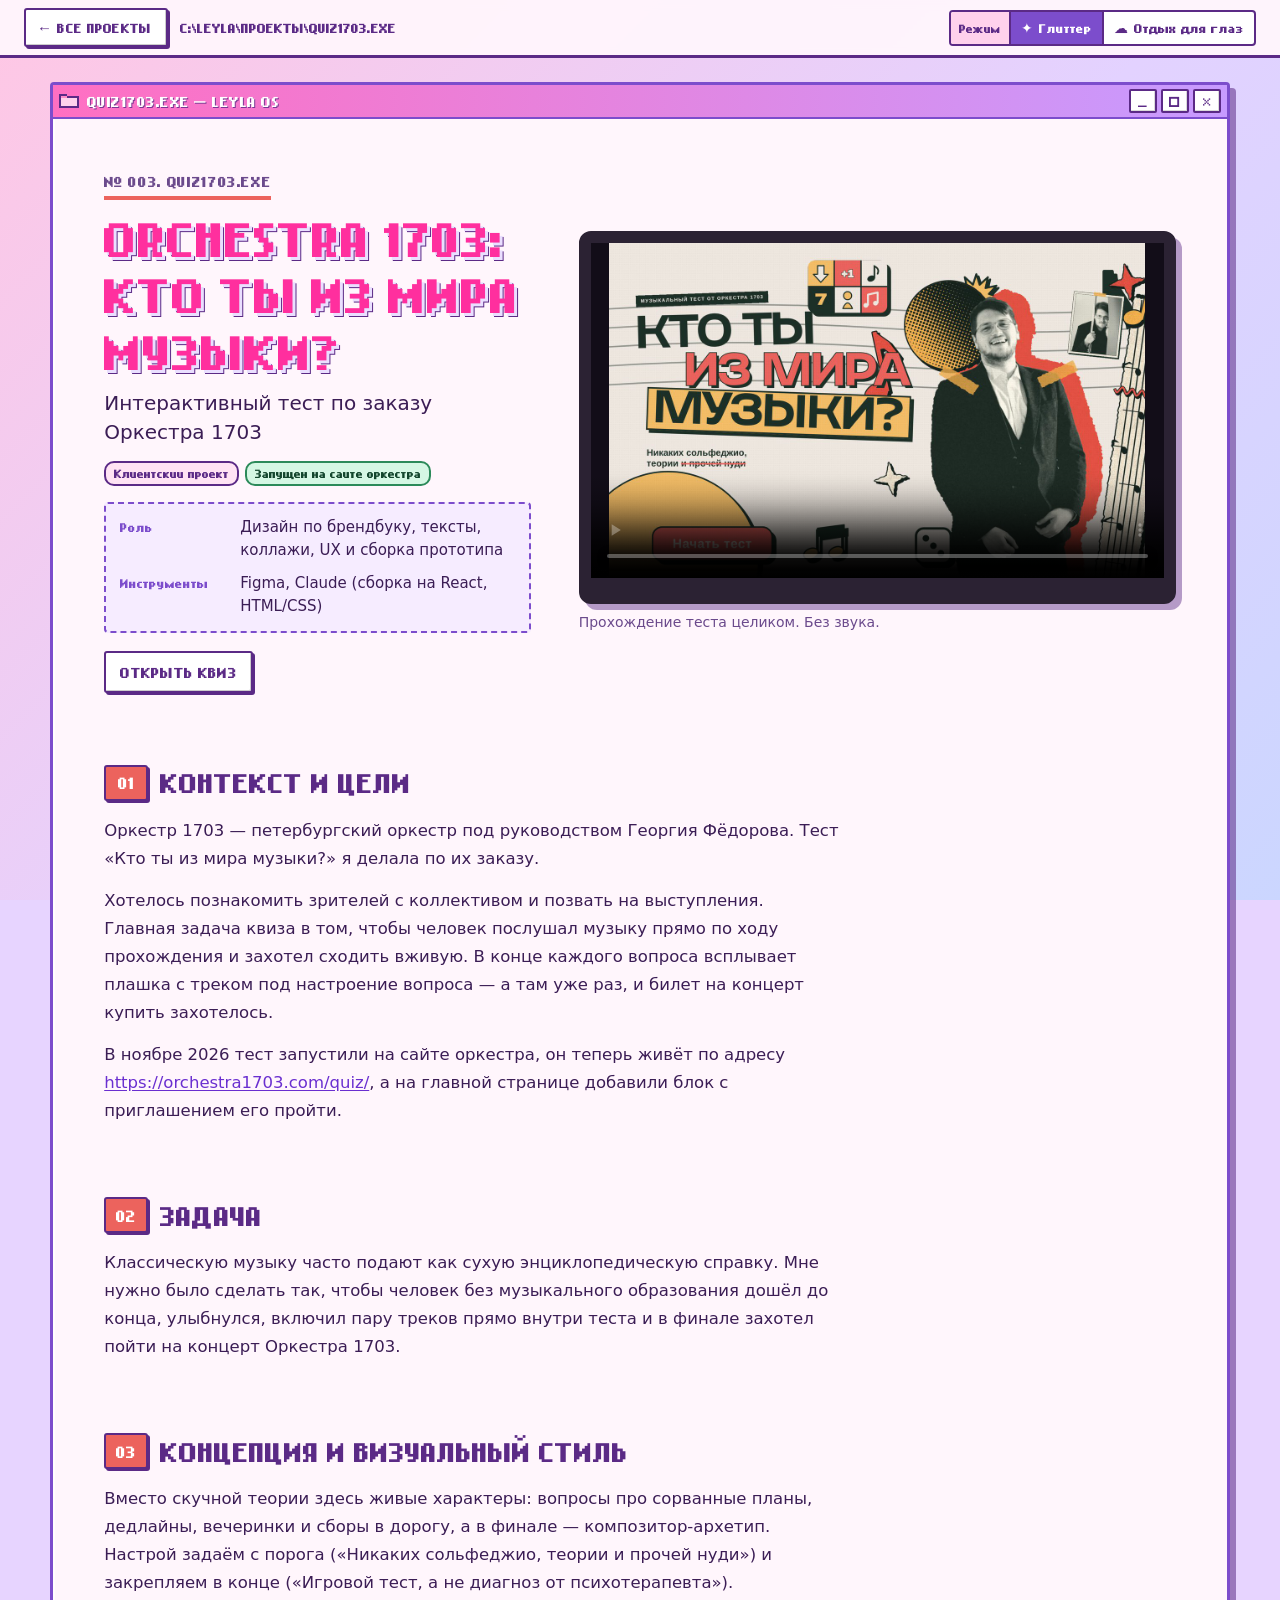
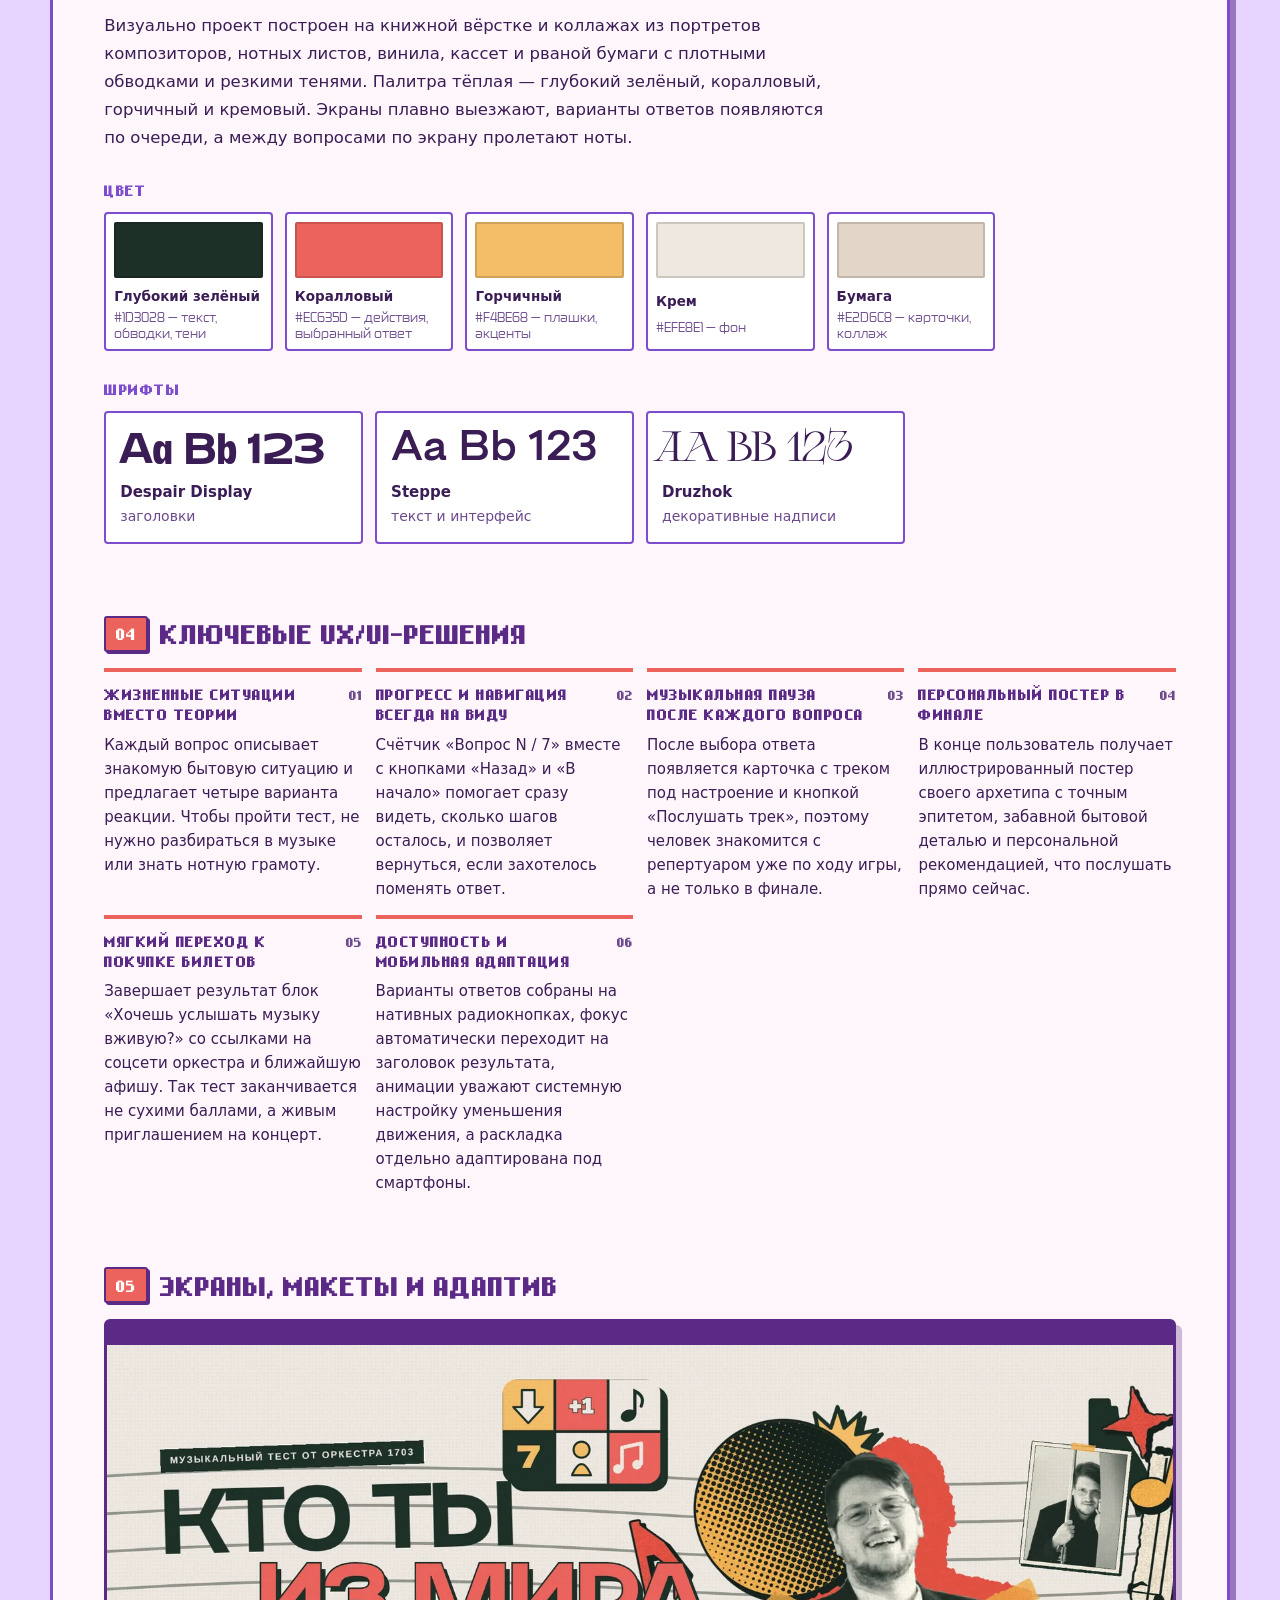
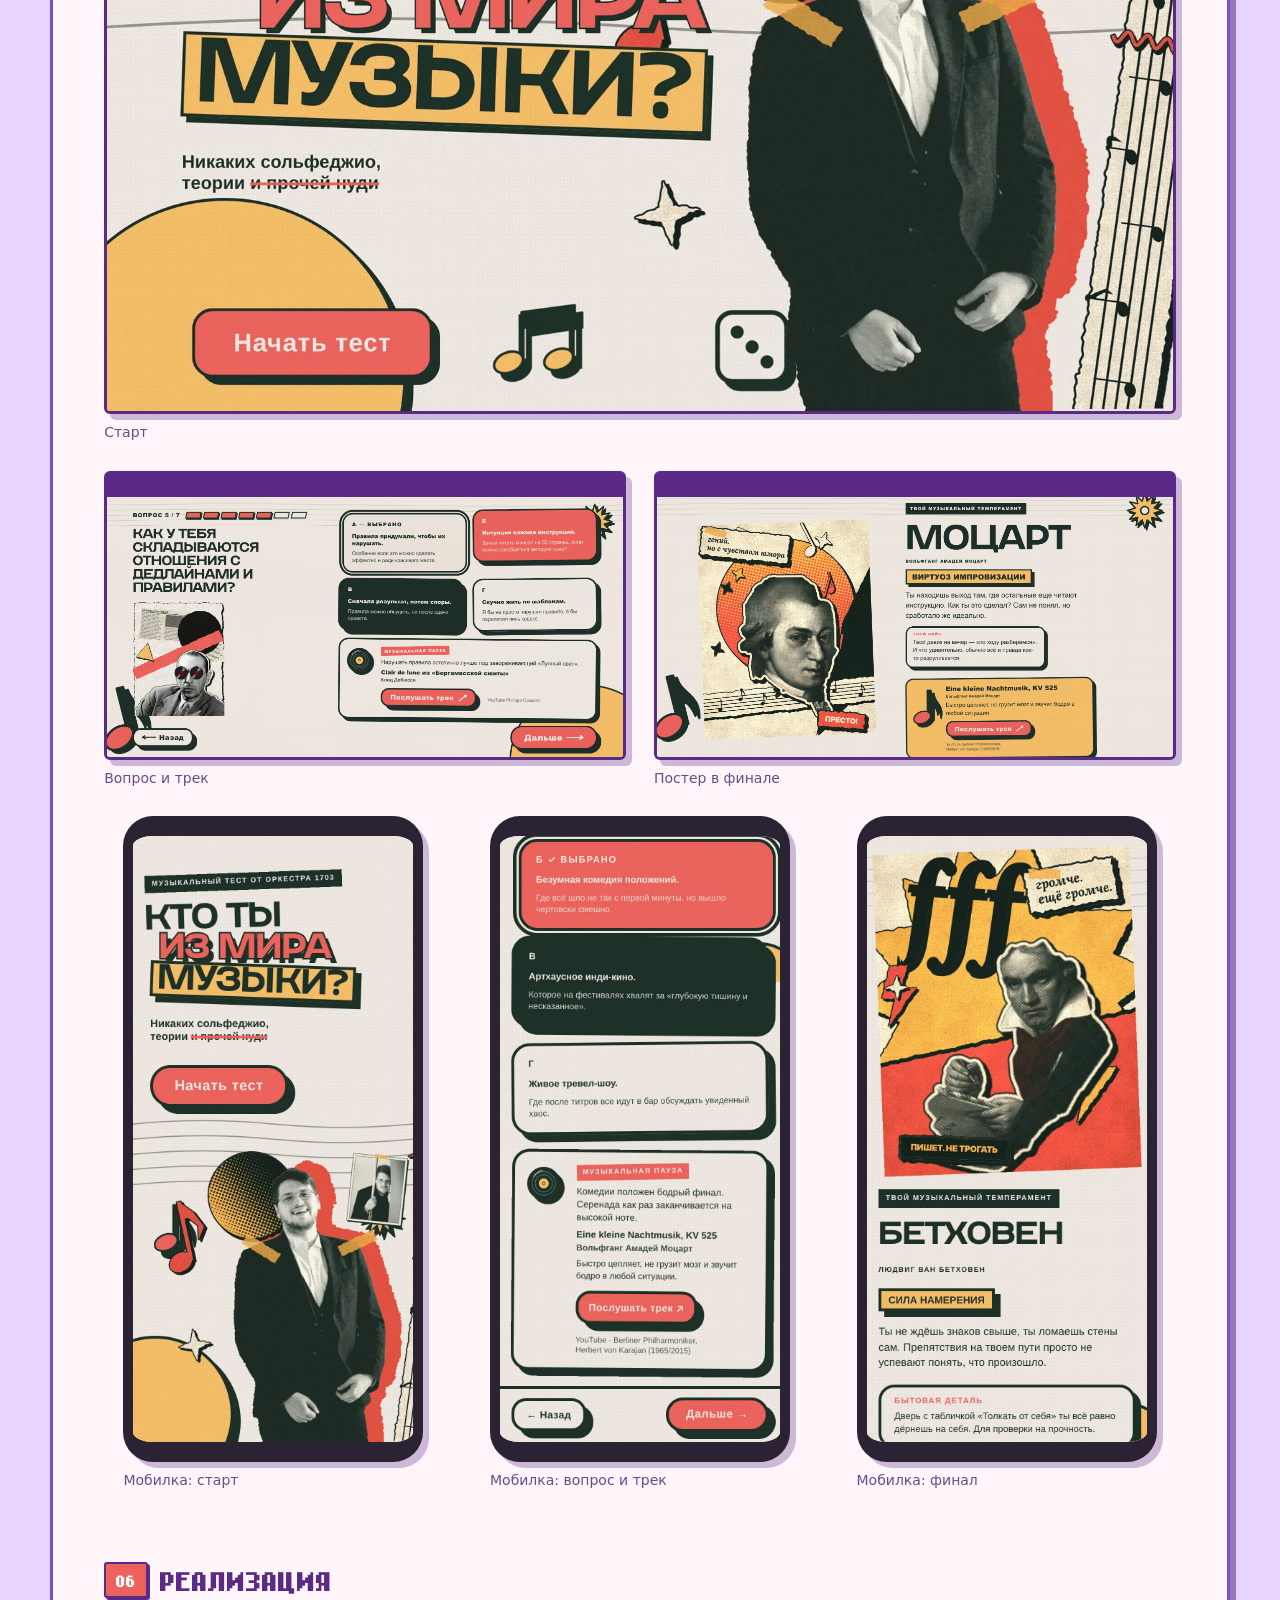
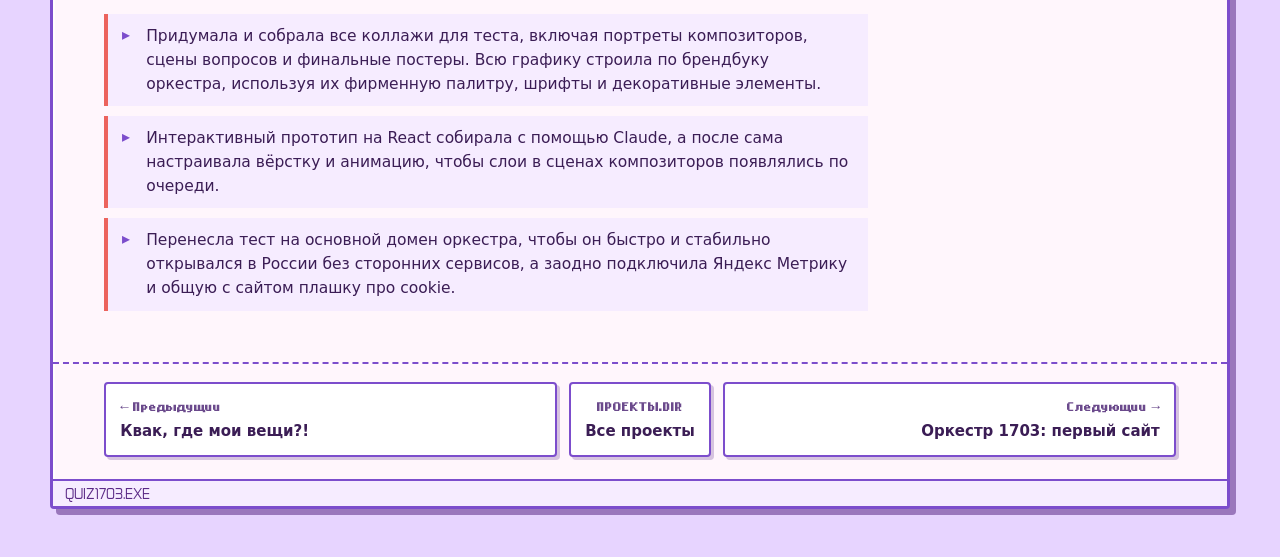
<file: work/orchestra-1703.html>
<!doctype html>
<html lang="ru">
<!-- Generated by tools/build.mjs from data/projects.js — edit the data, not this file. -->

<head>
  <meta charset="utf-8">
  <meta name="viewport" content="width=device-width, initial-scale=1, viewport-fit=cover">
  <title>Orchestra 1703: кто ты из мира музыки? – квиз</title>
  <meta name="description"
    content="Интерактивный тест для петербургского оркестра, который знакомит с классикой и зовёт на живые концерты. Игрок отвечает на 7 жизненных вопросов, по дороге слушает треки под настроение, а в финале получает карточку своего композитора-архетипа с сезонной рекомендацией и переходом в афишу.">
  <meta property="og:type" content="article">
  <meta property="og:title" content="Оркестр 1703: кто ты из мира музыки? — кейс из портфолио">
  <meta property="og:description"
    content="Тест по заказу оркестра, который привлекает зрителей на концерты. 7 вопросов о бытовых ситуациях — и композитор-архетип в финале. По пути — музыкальные паузы с треками «по настроению», в конце — осенняя рекомендация и путь к афише оркестра.">
  <link rel="canonical" href="https://leyla-portfolio-y2k.vercel.app/work/orchestra-1703.html">
  <meta property="og:image"
    content="https://leyla-portfolio-y2k.vercel.app/assets/projects/orchestra-1703/desktop-start.webp">
  <script>try { if (localStorage.getItem('leyla-os:mode') === 'eyerest') document.documentElement.classList.add('eye-rest'); } catch (e) { }</script>
  <link rel="icon"
    href="data:image/svg+xml,%3Csvg xmlns=%27http://www.w3.org/2000/svg%27 viewBox=%270 0 9 8%27 shape-rendering=%27crispEdges%27%3E%3Cpath fill=%27%23ff3d9a%27 d=%27M1 0h3v1h1V0h3v1h1v3H8v1H7v1H6v1H5v1H4V7H3V6H2V5H1V4H0V1h1z%27/%3E%3C/svg%3E">
  <link rel="stylesheet" href="../css/theme.css">
  <link rel="stylesheet" href="../css/case.css">
</head>

<body class="case layout-game" style="--accent:#EC635D;--accent-ink:#ffffff">
  <a class="skip" href="#main">К содержимому кейса</a>
  <div id="bg" aria-hidden="true"></div>

  <header class="case-top">
    <a class="btn btn-ghost back" href="../index.html#projects">← <span>Все проекты</span></a>
    <p class="crumbs" aria-hidden="true">C:\LEYLA\ПРОЕКТЫ\QUIZ1703.EXE</p>
    <div data-mode-switch data-caption="Режим"></div>
  </header>

  <main id="main" class="case-win bevel">
    <div class="win-bar">
      <span class="win-ico"><svg viewBox="0 0 10 7" width="20" height="14" aria-hidden="true" focusable="false"
          shape-rendering="crispEdges">
          <path fill="#5b2a86" d="M0 0h4v1h6v6H0z" />
          <path fill="#ff8ac9" d="M1 1h3v1H1z" />
          <path fill="#ffd1ec" d="M1 2h8v4H1z" />
        </svg></span>
      <span class="win-title">QUIZ1703.EXE — LEYLA OS</span>
      <span class="win-btns"><span class="wbtn" aria-hidden="true">_</span><span class="wbtn"
          aria-hidden="true">□</span><a class="wbtn" href="../index.html#projects"
          aria-label="Закрыть кейс и вернуться к списку">×</a></span>
    </div>

    <article class="case-body">
      <header class="hero">
        <div class="hero-text">
          <p class="eyebrow">№ 003. QUIZ1703.EXE</p>
          <h1>Orchestra 1703: кто ты из мира музыки?</h1>
          <p class="tagline">Интерактивный тест по заказу Оркестра 1703</p>
          <div class="badges"><span class="badge t-client">Клиентский проект</span><span class="badge s-done">Запущен на
              сайте оркестра</span></div>
          <dl class="facts">
            <div>
              <dt>Роль</dt>
              <dd>Дизайн по брендбуку, тексты, коллажи, UX и сборка прототипа</dd>
            </div>
            <div>
              <dt>Инструменты</dt>
              <dd>Figma, Claude (сборка на React, HTML/CSS)</dd>
            </div>
          </dl>
          <div class="cta">
            <a class="btn btn-ghost" href="https://orchestra1703.com/quiz/" target="_blank" rel="noopener">Открыть квиз
              <span class="vh">(откроется в новой вкладке)</span></a>
          </div>
        </div>
        <div class="hero-media">
          <figure class="vid is-hero" style="--ratio:1280 / 800">
            <div class="vid-frame"><video src="../assets/projects/orchestra-1703/quiz-walkthrough.mp4"
                poster="../assets/projects/orchestra-1703/quiz-poster.jpg" controls muted playsinline loop
                preload="metadata" data-autoplay></video></div>
            <figcaption>Прохождение теста целиком. Без звука.
            </figcaption>
          </figure>
        </div>
      </header>


      <section class="cs" id="context" aria-labelledby="context-h">
        <h2 id="context-h"><span class="cs-n">01</span> Контекст и цели</h2>
        <p>Оркестр 1703 — петербургский оркестр под руководством Георгия Фёдорова. Тест «Кто ты из мира музыки?» я
          делала по их заказу.</p>
        <p>Хотелось познакомить зрителей с коллективом и позвать на выступления. Главная задача квиза в том, чтобы
          человек послушал музыку прямо по ходу прохождения и захотел сходить вживую. В конце каждого вопроса всплывает
          плашка с треком под настроение вопроса — а там уже раз, и билет на концерт купить захотелось.</p>
        <p>В ноябре 2026 тест запустили на сайте оркестра, он теперь живёт по адресу
          <a href="https://orchestra1703.com" target="_blank" rel="noopener">https://orchestra1703.com/quiz/</a>,
          а на главной странице добавили блок с приглашением его пройти.
        </p>
      </section>


      <section class="cs" id="challenge" aria-labelledby="challenge-h">
        <h2 id="challenge-h"><span class="cs-n">02</span> Задача</h2>
        <p>Классическую музыку часто подают как сухую энциклопедическую справку. Мне нужно было сделать так, чтобы
          человек без музыкального образования дошёл до конца, улыбнулся, включил пару треков прямо внутри теста и в
          финале захотел пойти на концерт Оркестра 1703.</p>
      </section>

      <section class="cs" id="concept" aria-labelledby="concept-h">
        <h2 id="concept-h"><span class="cs-n">03</span> Концепция и визуальный стиль</h2>
        <p>Вместо скучной теории здесь живые характеры: вопросы про сорванные планы, дедлайны, вечеринки и сборы в
          дорогу, а в финале — композитор-архетип. Настрой задаём с порога («Никаких сольфеджио, теории и прочей нуди»)
          и закрепляем в конце («Игровой тест, а не диагноз от психотерапевта»).</p>
        <p>Визуально проект построен на книжной вёрстке и коллажах из портретов композиторов, нотных листов, винила,
          кассет и рваной бумаги с плотными обводками и резкими тенями. Палитра тёплая — глубокий зелёный, коралловый,
          горчичный и кремовый. Экраны плавно выезжают, варианты ответов появляются по очереди, а между вопросами по
          экрану пролетают ноты.</p>

        <h3>Цвет</h3>
        <ul class="swatches">
          <li><i style="background:#1D3028"></i><b>Глубокий зелёный</b><span>#1D3028 — текст, обводки, тени</span></li>
          <li><i style="background:#EC635D"></i><b>Коралловый</b><span>#EC635D — действия, выбранный ответ</span></li>
          <li><i style="background:#F4BE68"></i><b>Горчичный</b><span>#F4BE68 — плашки, акценты</span></li>
          <li><i style="background:#EFE8E1"></i><b>Крем</b><span>#EFE8E1 — фон</span></li>
          <li><i style="background:#E2D6C8"></i><b>Бумага</b><span>#E2D6C8 — карточки, коллаж</span></li>
        </ul>
        <h3>Шрифты</h3>
        <ul class="fonts">
          <li><span class="f-spec" style="font-family:'OrchDisplay',serif" aria-hidden="true">Аа Bb 123</span><b>Despair
              Display</b><span>заголовки</span></li>
          <li><span class="f-spec" style="font-family:'OrchText',serif" aria-hidden="true">Аа Bb
              123</span><b>Steppe</b><span>текст и интерфейс</span></li>
          <li><span class="f-spec" style="font-family:'OrchDeco',serif" aria-hidden="true">Аа Bb
              123</span><b>Druzhok</b><span>декоративные надписи</span></li>
        </ul>
      </section>

      <section class="cs" id="ux" aria-labelledby="ux-h">
        <h2 id="ux-h"><span class="cs-n">04</span> Ключевые UX/UI-решения</h2>
        <ol class="ux">
          <li>
            <h3>Жизненные ситуации вместо теории</h3>
            <p>Каждый вопрос описывает знакомую бытовую ситуацию и предлагает четыре варианта реакции. Чтобы пройти
              тест, не нужно разбираться в музыке или знать нотную грамоту.</p>
          </li>
          <li>
            <h3>Прогресс и навигация всегда на виду</h3>
            <p>Счётчик «Вопрос N / 7» вместе с кнопками «Назад» и «В начало» помогает сразу видеть, сколько шагов
              осталось, и позволяет вернуться, если захотелось поменять ответ.</p>
          </li>
          <li>
            <h3>Музыкальная пауза после каждого вопроса</h3>
            <p>После выбора ответа появляется карточка с треком под настроение и кнопкой «Послушать трек», поэтому
              человек знакомится с репертуаром уже по ходу игры, а не только в финале.</p>
          </li>
          <li>
            <h3>Персональный постер в финале</h3>
            <p>В конце пользователь получает иллюстрированный постер своего архетипа с точным эпитетом, забавной бытовой
              деталью и персональной рекомендацией, что послушать прямо сейчас.</p>
          </li>
          <li>
            <h3>Мягкий переход к покупке билетов</h3>
            <p>Завершает результат блок «Хочешь услышать музыку вживую?» со ссылками на соцсети оркестра и ближайшую
              афишу. Так тест заканчивается не сухими баллами, а живым приглашением на концерт.</p>
          </li>
          <li>
            <h3>Доступность и мобильная адаптация</h3>
            <p>Варианты ответов собраны на нативных радиокнопках, фокус автоматически переходит на заголовок результата,
              анимации уважают системную настройку уменьшения движения, а раскладка отдельно адаптирована под смартфоны.
            </p>
          </li>
        </ol>
      </section>

      <section class="cs" id="screens" aria-labelledby="screens-h">
        <h2 id="screens-h"><span class="cs-n">05</span> Экраны, макеты и адаптив</h2>
        <div class="gallery g-game">
          <figure class="shot dev-desktop" style="--span:12">
            <a class="zoom" href="../assets/projects/orchestra-1703/desktop-start.webp"
              aria-label="Открыть крупно: Стартовый экран теста на десктопе"><span class="dev-frame"><img
                  src="../assets/projects/orchestra-1703/desktop-start.webp" alt="Стартовый экран теста на десктопе"
                  width="1600" height="1000" loading="lazy" decoding="async"></span></a>
            <figcaption>Старт</figcaption>
          </figure>
          <figure class="shot dev-desktop" style="--span:6">
            <a class="zoom" href="../assets/projects/orchestra-1703/desktop-question.webp"
              aria-label="Открыть крупно: Экран вопроса с выбранным ответом и музыкальной паузой"><span
                class="dev-frame"><img src="../assets/projects/orchestra-1703/desktop-question.webp"
                  alt="Экран вопроса с выбранным ответом и музыкальной паузой" width="1600" height="1000" loading="lazy"
                  decoding="async"></span></a>
            <figcaption>Вопрос и трек</figcaption>
          </figure>
          <figure class="shot dev-desktop" style="--span:6">
            <a class="zoom" href="../assets/projects/orchestra-1703/desktop-result.webp"
              aria-label="Открыть крупно: Финал теста — постер Бетховена"><span class="dev-frame"><img
                  src="../assets/projects/orchestra-1703/desktop-result.webp" alt="Финал теста — постер Бетховена"
                  width="1600" height="1000" loading="lazy" decoding="async"></span></a>
            <figcaption>Постер в финале</figcaption>
          </figure>
          <figure class="shot dev-mobile" style="--span:4">
            <a class="zoom" href="../assets/projects/orchestra-1703/mobile-start.webp"
              aria-label="Открыть крупно: Старт на телефоне"><span class="dev-frame"><img
                  src="../assets/projects/orchestra-1703/mobile-start.webp" alt="Старт на телефоне" width="780"
                  height="1688" loading="lazy" decoding="async"></span></a>
            <figcaption>Мобилка: старт</figcaption>
          </figure>
          <figure class="shot dev-mobile" style="--span:4">
            <a class="zoom" href="../assets/projects/orchestra-1703/mobile-question.webp"
              aria-label="Открыть крупно: Вопрос и трек на телефоне"><span class="dev-frame"><img
                  src="../assets/projects/orchestra-1703/mobile-question.webp" alt="Вопрос и трек на телефоне"
                  width="780" height="1688" loading="lazy" decoding="async"></span></a>
            <figcaption>Мобилка: вопрос и трек</figcaption>
          </figure>
          <figure class="shot dev-mobile" style="--span:4">
            <a class="zoom" href="../assets/projects/orchestra-1703/mobile-result.webp"
              aria-label="Открыть крупно: Финал на телефоне"><span class="dev-frame"><img
                  src="../assets/projects/orchestra-1703/mobile-result.webp" alt="Финал на телефоне" width="780"
                  height="1688" loading="lazy" decoding="async"></span></a>
            <figcaption>Мобилка: финал</figcaption>
          </figure>
        </div>
      </section>

      <section class="cs" id="build" aria-labelledby="build-h">
        <h2 id="build-h"><span class="cs-n">06</span> Реализация</h2>
        <ul class="impl">
          <li>Придумала и собрала все коллажи для теста, включая портреты композиторов, сцены вопросов и финальные
            постеры. Всю графику строила по брендбуку оркестра, используя их фирменную палитру, шрифты и декоративные
            элементы.</li>

          <li>Интерактивный прототип на React собирала с помощью Claude, а после сама настраивала вёрстку и анимацию,
            чтобы слои в сценах композиторов появлялись по очереди.</li>
          <li>Перенесла тест на основной домен оркестра, чтобы он быстро и стабильно открывался в России без сторонних
            сервисов, а заодно подключила Яндекс Метрику и общую с сайтом плашку про cookie.</li>
        </ul>

      </section>
    </article>

    <nav class="case-nav" aria-label="Другие проекты">
      <a class="cn prev" href="kvak.html" rel="prev"><span class="cn-k">← Предыдущий</span><span class="cn-t">Квак, где
          мои вещи?!</span></a>
      <a class="cn all" href="../index.html#projects"><span class="cn-k">ПРОЕКТЫ.DIR</span><span class="cn-t">Все
          проекты</span></a>
      <a class="cn next" href="orchestra-1703-site.html" rel="next"><span class="cn-k">Следующий →</span><span
          class="cn-t">Оркестр 1703: первый сайт</span></a>
    </nav>
    <footer class="win-status">QUIZ1703.EXE</footer>
  </main>

  <dialog class="lightbox" aria-label="Просмотр изображения"><button type="button" class="wbtn lb-close"
      aria-label="Закрыть">×</button><img alt=""></dialog>
  <script src="../js/mode.js"></script>
  <script src="../js/case.js"></script>
</body>

</html>
</file>
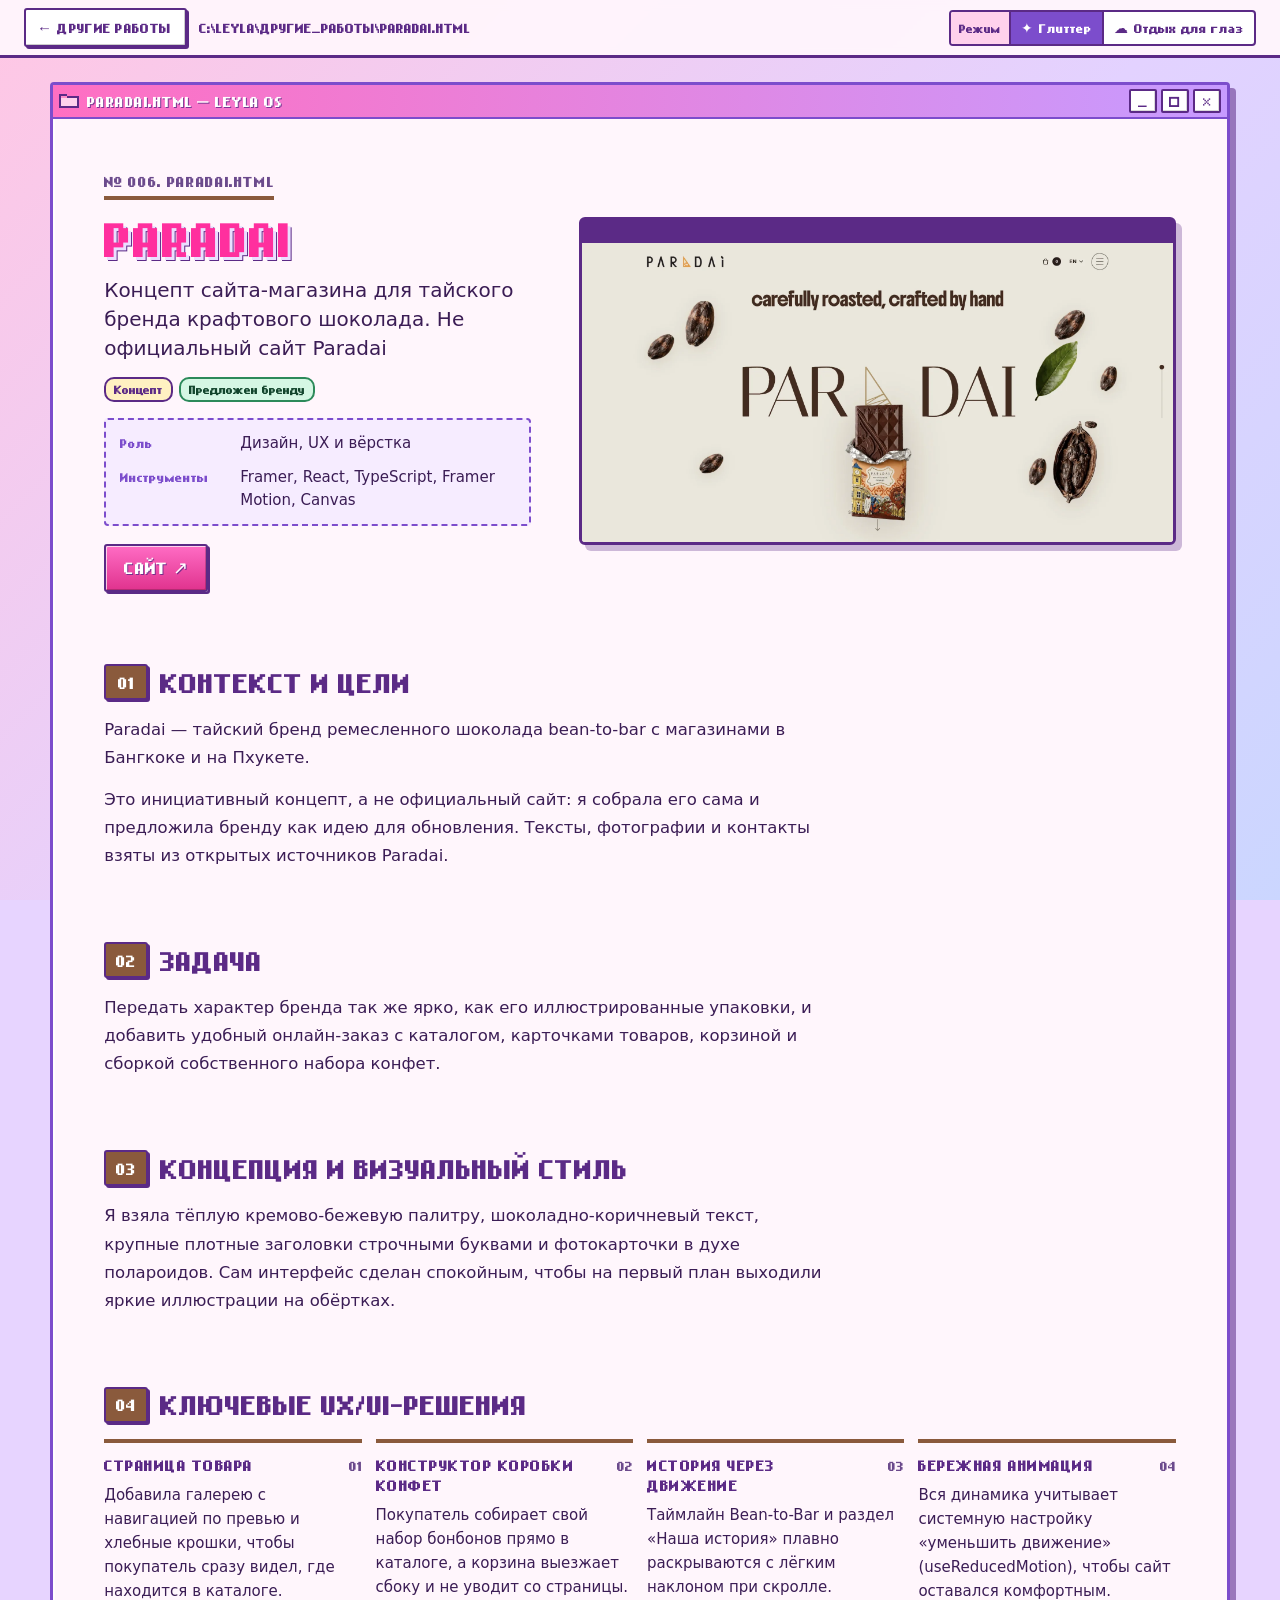
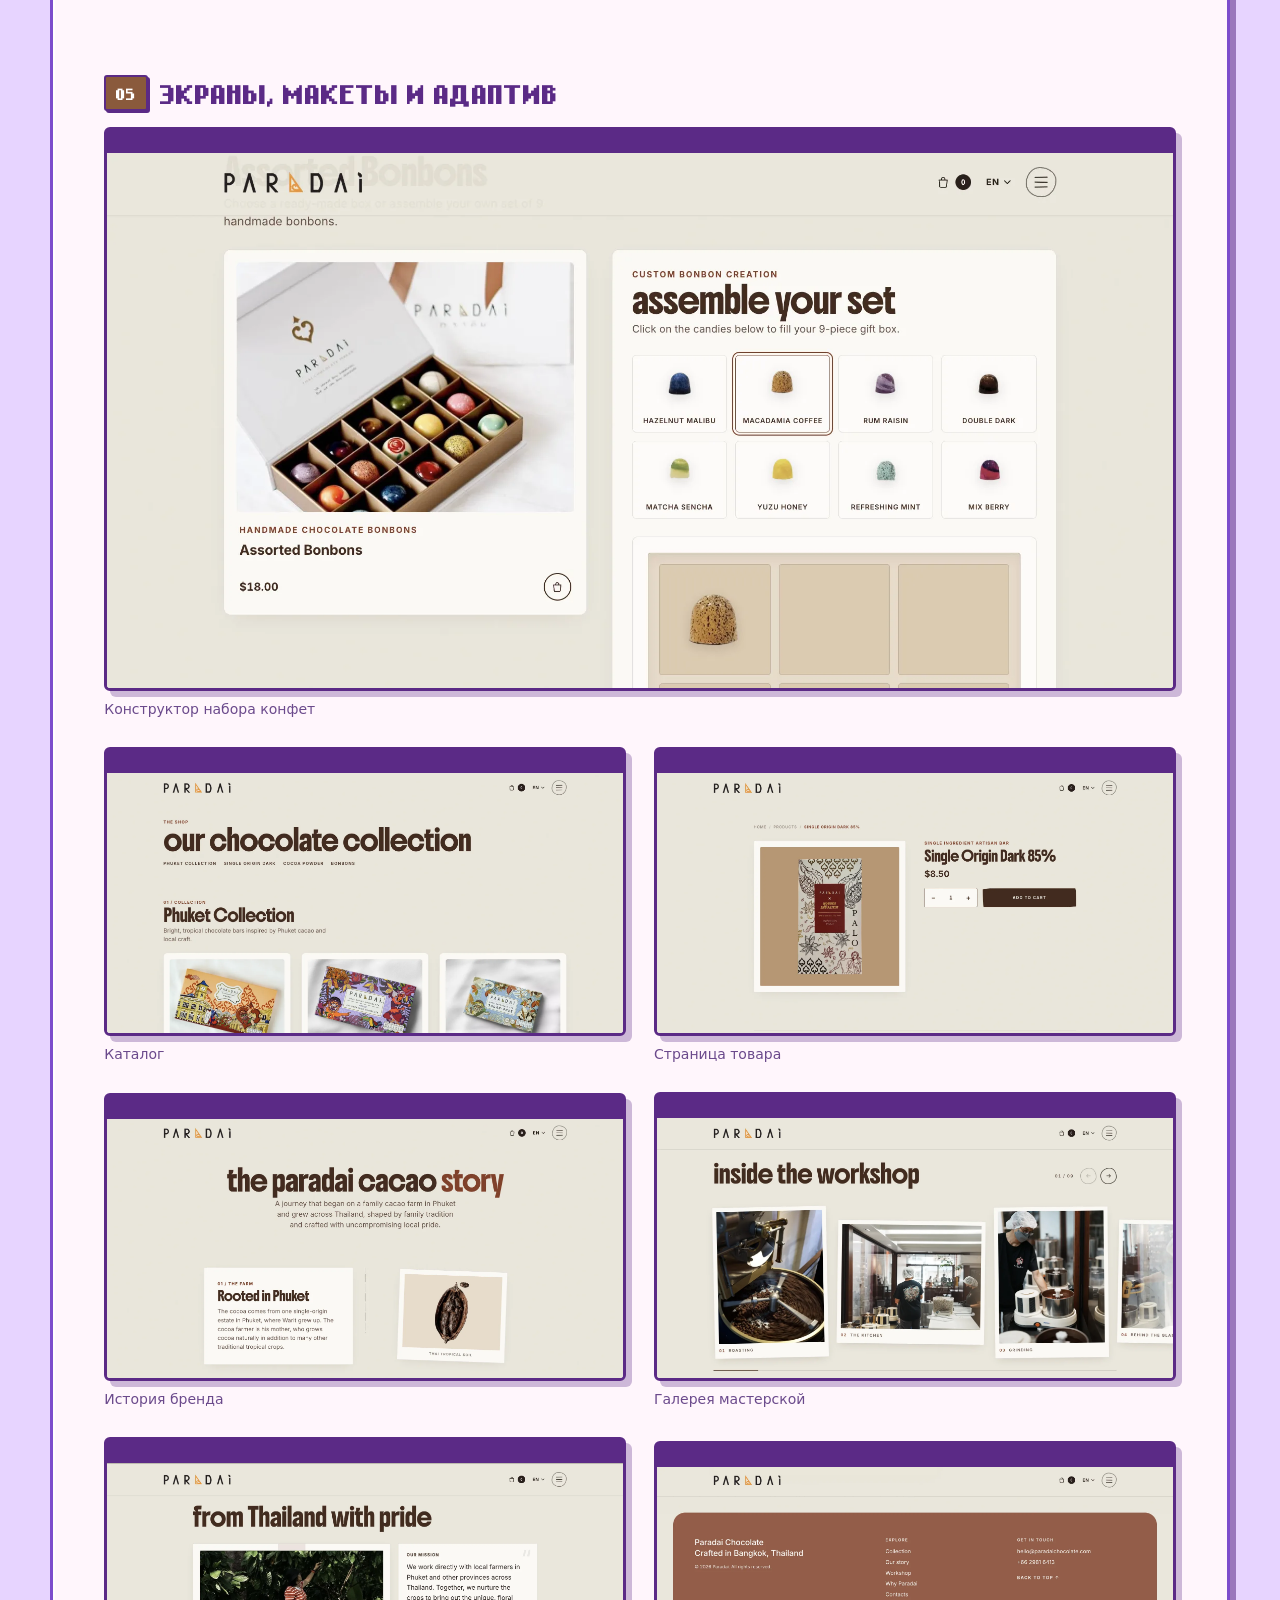
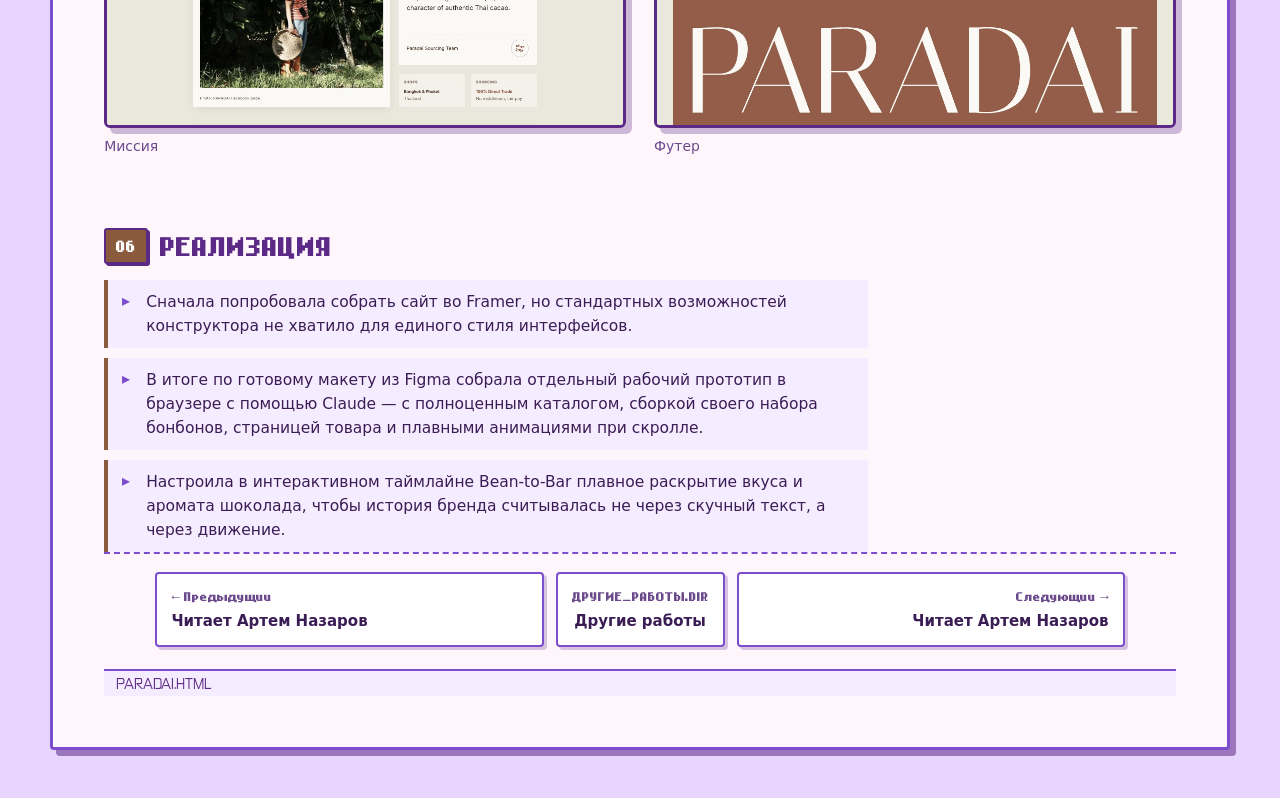
<file: work/paradai.html>
<!doctype html>
<html lang="ru">
<!-- Generated by tools/build.mjs from data/projects.js — edit the data, not this file. -->

<head>
  <meta charset="utf-8">
  <meta name="viewport" content="width=device-width, initial-scale=1, viewport-fit=cover">
  <title>Paradai — сайт</title>
  <meta name="description"
    content="Кастомные код-компоненты на Framer для бренда крафтового шоколада: галерея товара, конструктор коробки конфет, выезжающая корзина и scroll-анимации истории бренда.">
  <meta property="og:type" content="article">
  <meta property="og:title" content="Paradai — кейс из портфолио Лейлы">
  <meta property="og:description"
    content="Кастомные код-компоненты на Framer для бренда крафтового шоколада: галерея товара, конструктор коробки конфет, выезжающая корзина и scroll-анимации истории бренда.">
  <link rel="canonical" href="https://leyla-portfolio-y2k.vercel.app/work/paradai.html">
  <meta property="og:image" content="https://leyla-portfolio-y2k.vercel.app/assets/projects/paradai/hero.webp">
  <script>try { if (localStorage.getItem('leyla-os:mode') === 'eyerest') document.documentElement.classList.add('eye-rest'); } catch (e) { }</script>
  <link rel="icon"
    href="data:image/svg+xml,%3Csvg xmlns=%27http://www.w3.org/2000/svg%27 viewBox=%270 0 9 8%27 shape-rendering=%27crispEdges%27%3E%3Cpath fill=%27%23ff3d9a%27 d=%27M1 0h3v1h1V0h3v1h1v3H8v1H7v1H6v1H5v1H4V7H3V6H2V5H1V4H0V1h1z%27/%3E%3C/svg%3E">
  <link rel="stylesheet" href="../css/theme.css">
  <link rel="stylesheet" href="../css/case.css">
</head>

<body class="case layout-product" style="--accent:#8A5A3C;--accent-ink:#ffffff">
  <a class="skip" href="#main">К содержимому кейса</a>
  <div id="bg" aria-hidden="true"></div>

  <header class="case-top">
    <a class="btn btn-ghost back" href="../index.html#other">← <span>Другие работы</span></a>
    <p class="crumbs" aria-hidden="true">C:\LEYLA\ДРУГИЕ_РАБОТЫ\PARADAI.HTML</p>
    <div data-mode-switch data-caption="Режим"></div>
  </header>

  <main id="main" class="case-win bevel">
    <div class="win-bar">
      <span class="win-ico"><svg viewBox="0 0 10 7" width="20" height="14" aria-hidden="true" focusable="false"
          shape-rendering="crispEdges">
          <path fill="#5b2a86" d="M0 0h4v1h6v6H0z" />
          <path fill="#ff8ac9" d="M1 1h3v1H1z" />
          <path fill="#ffd1ec" d="M1 2h8v4H1z" />
        </svg></span>
      <span class="win-title">PARADAI.HTML — LEYLA OS</span>
      <span class="win-btns"><span class="wbtn" aria-hidden="true">_</span><span class="wbtn"
          aria-hidden="true">□</span><a class="wbtn" href="../index.html#other"
          aria-label="Закрыть кейс и вернуться к списку">×</a></span>
    </div>

    <article class="case-body">
      <header class="hero">
        <div class="hero-text">
          <p class="eyebrow">№ 006. PARADAI.HTML</p>
          <h1>Paradai</h1>
          <p class="tagline">Концепт сайта-магазина для тайского бренда крафтового шоколада. Не официальный сайт Paradai
          </p>
          <div class="badges"><span class="badge t-concept">Концепт</span><span class="badge s-done">Предложен
              бренду</span></div>
          <dl class="facts">
            <div>
              <dt>Роль</dt>
              <dd>Дизайн, UX и вёрстка</dd>
            </div>
            <div>
              <dt>Инструменты</dt>
              <dd>Framer, React, TypeScript, Framer Motion, Canvas</dd>
            </div>
          </dl>
          <div class="cta">
            <a class="btn btn-big" href="https://lunichka.github.io/paradai-site/" target="_blank" rel="noopener">Сайт ↗
              <span class="vh">(новая вкладка)</span></a>
          </div>
        </div>
        <div class="hero-media">
          <figure class="shot dev-desktop">
            <a class="zoom" href="../assets/projects/paradai/hero.webp"
              aria-label="Открыть крупно: Первый экран концепта: логотип Paradai, плитка шоколада и какао-бобы"><span
                class="dev-frame"><img src="../assets/projects/paradai/hero.webp"
                  alt="Первый экран концепта: логотип Paradai, плитка шоколада и какао-бобы" width="2048" height="1036"
                  loading="lazy" decoding="async"></span></a>

          </figure>
        </div>
      </header>


      <section class="cs" id="context" aria-labelledby="context-h">
        <h2 id="context-h"><span class="cs-n">01</span> Контекст и цели</h2>
        <p>Paradai — тайский бренд ремесленного шоколада bean-to-bar с магазинами в Бангкоке и на Пхукете.</p>
        <p>Это инициативный концепт, а не официальный сайт: я собрала его сама и предложила бренду как идею для
          обновления. Тексты, фотографии и контакты взяты из открытых источников Paradai.</p>
      </section>

      <section class="cs" id="challenge" aria-labelledby="challenge-h">
        <h2 id="challenge-h"><span class="cs-n">02</span> Задача</h2>
        <p>Передать характер бренда так же ярко, как его иллюстрированные упаковки, и добавить удобный онлайн-заказ с
          каталогом, карточками товаров, корзиной и сборкой собственного набора конфет.</p>
      </section>

      <section class="cs" id="concept" aria-labelledby="concept-h">
        <h2 id="concept-h"><span class="cs-n">03</span> Концепция и визуальный стиль</h2>
        <p>Я взяла тёплую кремово-бежевую палитру, шоколадно-коричневый текст, крупные плотные заголовки строчными
          буквами и фотокарточки в духе полароидов. Сам интерфейс сделан спокойным, чтобы на первый план выходили
          яркие иллюстрации на обёртках.</p>
      </section>

      <section class="cs" id="ux" aria-labelledby="ux-h">
        <h2 id="ux-h"><span class="cs-n">04</span> Ключевые UX/UI-решения</h2>
        <ol class="ux">
          <li>
            <h3>Страница товара</h3>
            <p>Добавила галерею с навигацией по превью и хлебные крошки, чтобы покупатель сразу видел, где находится в
              каталоге.</p>
          </li>
          <li>
            <h3>Конструктор коробки конфет</h3>
            <p>Покупатель собирает свой набор бонбонов прямо в каталоге, а корзина выезжает сбоку и не уводит со
              страницы.</p>
          </li>
          <li>
            <h3>История через движение</h3>
            <p>Таймлайн Bean-to-Bar и раздел «Наша история» плавно раскрываются с лёгким наклоном при скролле.</p>
          </li>
          <li>
            <h3>Бережная анимация</h3>
            <p>Вся динамика учитывает системную настройку «уменьшить движение» (useReducedMotion), чтобы сайт оставался
              комфортным.</p>
          </li>
        </ol>
      </section>

      <section class="cs" id="screens" aria-labelledby="screens-h">
        <h2 id="screens-h"><span class="cs-n">05</span> Экраны, макеты и адаптив</h2>
        <div class="gallery g-product">
          <figure class="shot dev-desktop" style="--span:12">
            <a class="zoom" href="../assets/projects/paradai/bonbons.webp"
              aria-label="Открыть крупно: Конструктор набора конфет — выбор вкусов и коробка на 9 ячеек"><span
                class="dev-frame"><img src="../assets/projects/paradai/bonbons.webp"
                  alt="Конструктор набора конфет — выбор вкусов и коробка на 9 ячеек" width="2048" height="1028"
                  loading="lazy" decoding="async"></span></a>
            <figcaption>Конструктор набора конфет</figcaption>
          </figure>
          <figure class="shot dev-desktop" style="--span:6">
            <a class="zoom" href="../assets/projects/paradai/shop.webp"
              aria-label="Открыть крупно: Каталог с категориями"><span class="dev-frame"><img
                  src="../assets/projects/paradai/shop.webp" alt="Каталог с категориями" width="2048" height="1030"
                  loading="lazy" decoding="async"></span></a>
            <figcaption>Каталог</figcaption>
          </figure>
          <figure class="shot dev-desktop" style="--span:6">
            <a class="zoom" href="../assets/projects/paradai/product.webp"
              aria-label="Открыть крупно: Страница товара с хлебными крошками и кнопкой Add to cart"><span
                class="dev-frame"><img src="../assets/projects/paradai/product.webp"
                  alt="Страница товара с хлебными крошками и кнопкой Add to cart" width="2048" height="1031"
                  loading="lazy" decoding="async"></span></a>
            <figcaption>Страница товара</figcaption>
          </figure>
          <figure class="shot dev-desktop" style="--span:6">
            <a class="zoom" href="../assets/projects/paradai/story.webp"
              aria-label="Открыть крупно: История бренда и семейная ферма"><span class="dev-frame"><img
                  src="../assets/projects/paradai/story.webp" alt="История бренда и семейная ферма" width="2046"
                  height="1027" loading="lazy" decoding="async"></span></a>
            <figcaption>История бренда</figcaption>
          </figure>
          <figure class="shot dev-desktop" style="--span:6">
            <a class="zoom" href="../assets/projects/paradai/workshop.webp"
              aria-label="Открыть крупно: Галерея мастерской в виде полароидов"><span class="dev-frame"><img
                  src="../assets/projects/paradai/workshop.webp" alt="Галерея мастерской в виде полароидов" width="2048"
                  height="1032" loading="lazy" decoding="async"></span></a>
            <figcaption>Галерея мастерской</figcaption>
          </figure>
          <figure class="shot dev-desktop" style="--span:6">
            <a class="zoom" href="../assets/projects/paradai/mission.webp"
              aria-label="Открыть крупно: Миссия бренда и фермер"><span class="dev-frame"><img
                  src="../assets/projects/paradai/mission.webp" alt="Миссия бренда и фермер" width="2048" height="1037"
                  loading="lazy" decoding="async"></span></a>
            <figcaption>Миссия</figcaption>
          </figure>
          <figure class="shot dev-desktop" style="--span:6">
            <a class="zoom" href="../assets/projects/paradai/footer.webp"
              aria-label="Открыть крупно: Футер с навигацией и контактами"><span class="dev-frame"><img
                  src="../assets/projects/paradai/footer.webp" alt="Футер с навигацией и контактами" width="2048"
                  height="1024" loading="lazy" decoding="async"></span></a>
            <figcaption>Футер</figcaption>
          </figure>
        </div>
      </section>

      <section class="cs" id="build" aria-labelledby="build-h">
        <h2 id="build-h"><span class="cs-n">06</span> Реализация</h2>
        <ul class="impl">
          <ul class="impl">
            <li>Сначала попробовала собрать сайт во Framer, но стандартных возможностей конструктора не хватило для
              единого стиля интерфейсов.</li>
            <li>В итоге по готовому макету из Figma собрала отдельный рабочий прототип в браузере с помощью Claude — с
              полноценным каталогом, сборкой своего набора бонбонов, страницей товара и плавными анимациями при скролле.
            </li>
            <li>Настроила в интерактивном таймлайне Bean-to-Bar плавное раскрытие вкуса и аромата шоколада, чтобы
              история бренда считывалась не через скучный текст, а через движение.</li>
          </ul>

      </section>

      <nav class="case-nav" aria-label="Другие проекты">
        <a class="cn prev" href="artem-nazarov.html" rel="prev"><span class="cn-k">← Предыдущий</span><span
            class="cn-t">Читает Артем Назаров</span></a>
        <a class="cn all" href="../index.html#other"><span class="cn-k">ДРУГИЕ_РАБОТЫ.DIR</span><span
            class="cn-t">Другие
            работы</span></a>
        <a class="cn next" href="artem-nazarov.html" rel="next"><span class="cn-k">Следующий →</span><span
            class="cn-t">Читает Артем Назаров</span></a>
      </nav>
      <footer class="win-status">PARADAI.HTML</footer>
  </main>

  <dialog class="lightbox" aria-label="Просмотр изображения"><button type="button" class="wbtn lb-close"
      aria-label="Закрыть">×</button><img alt=""></dialog>
  <script src="../js/mode.js"></script>
  <script src="../js/case.js"></script>
</body>

</html>
</file>
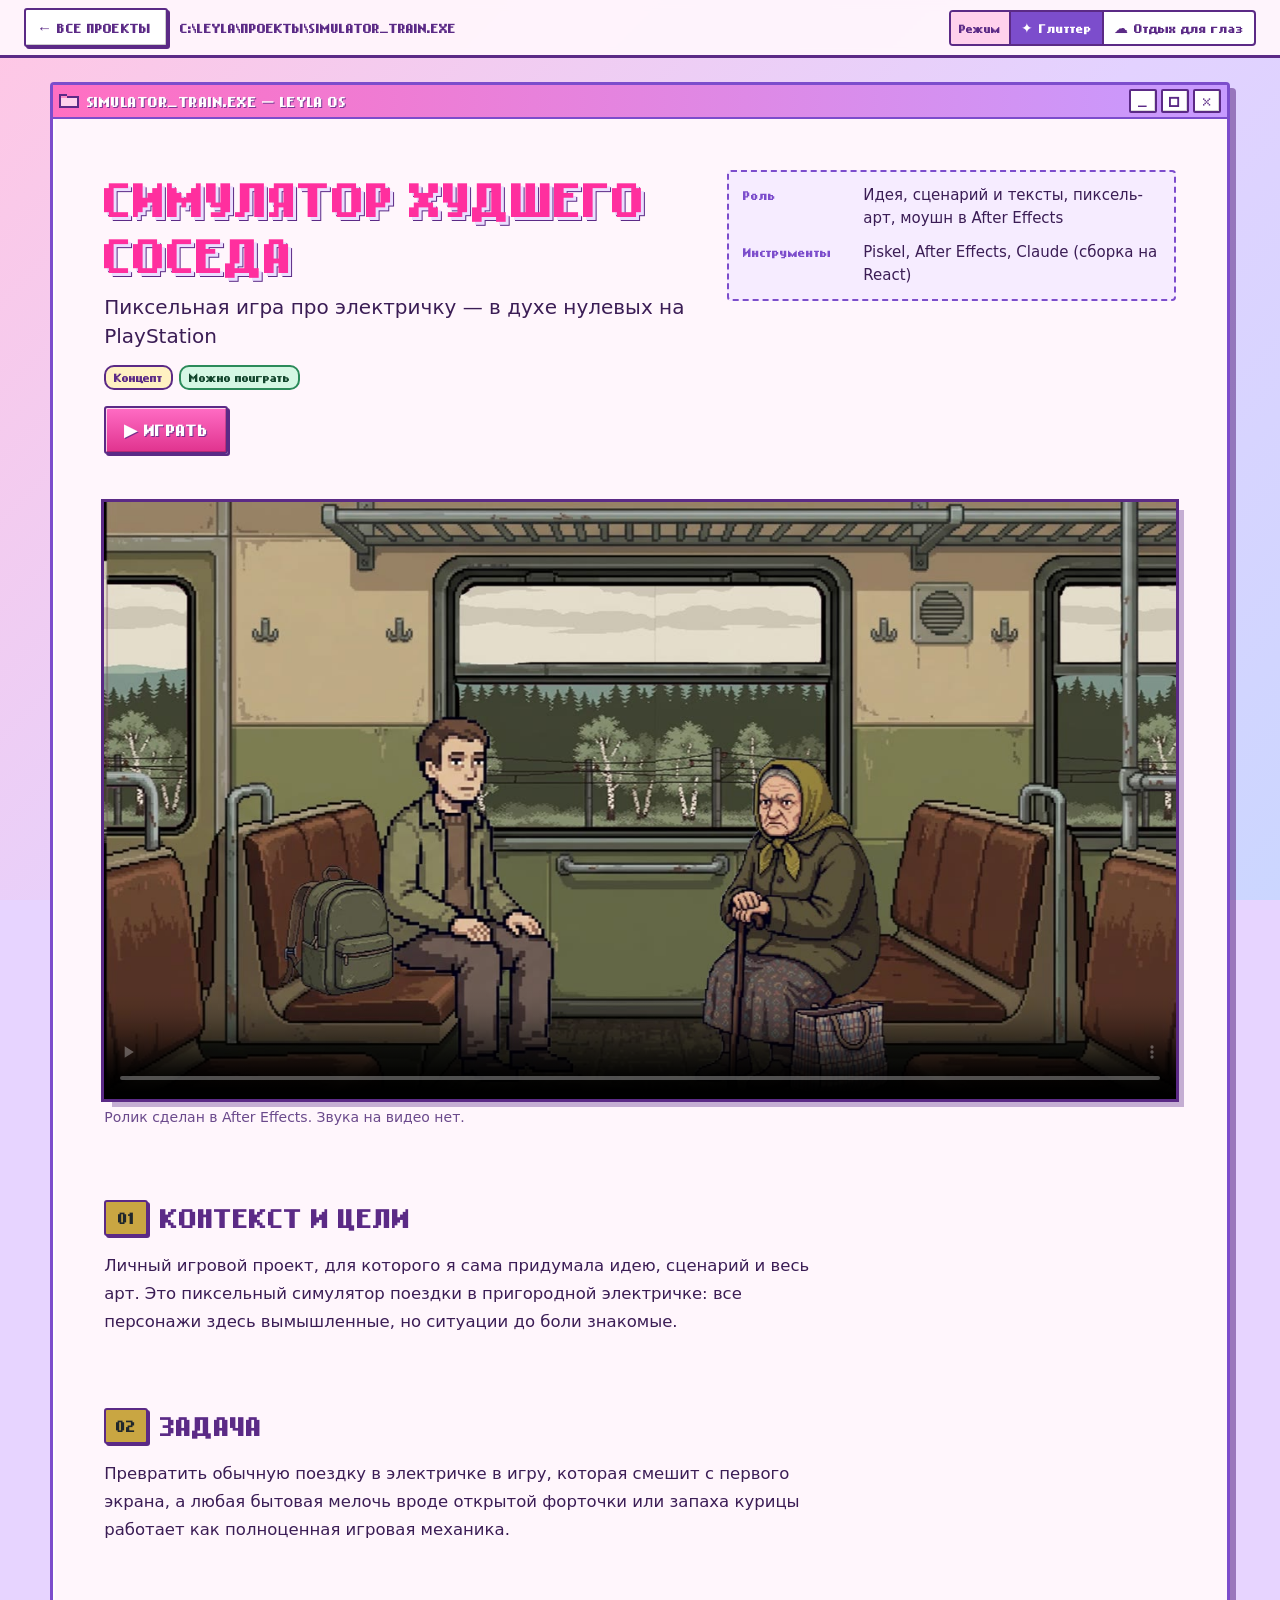
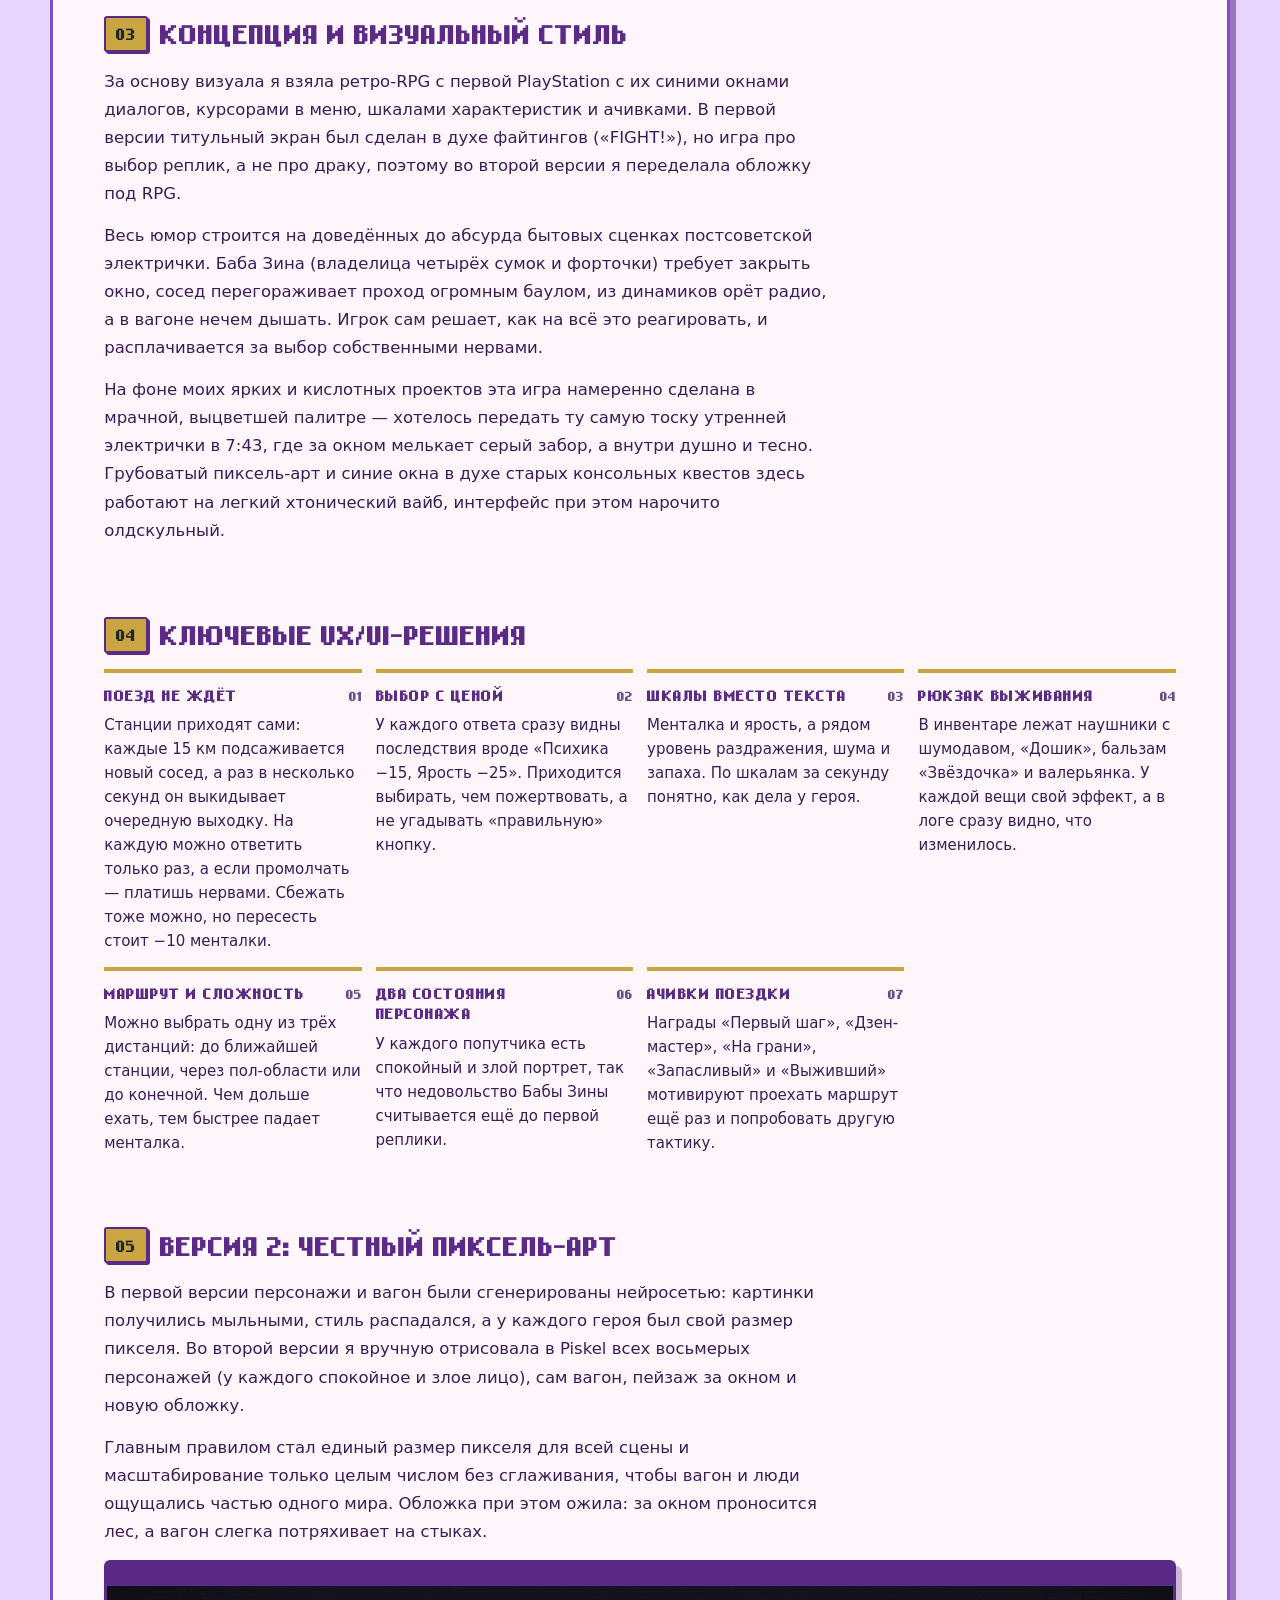
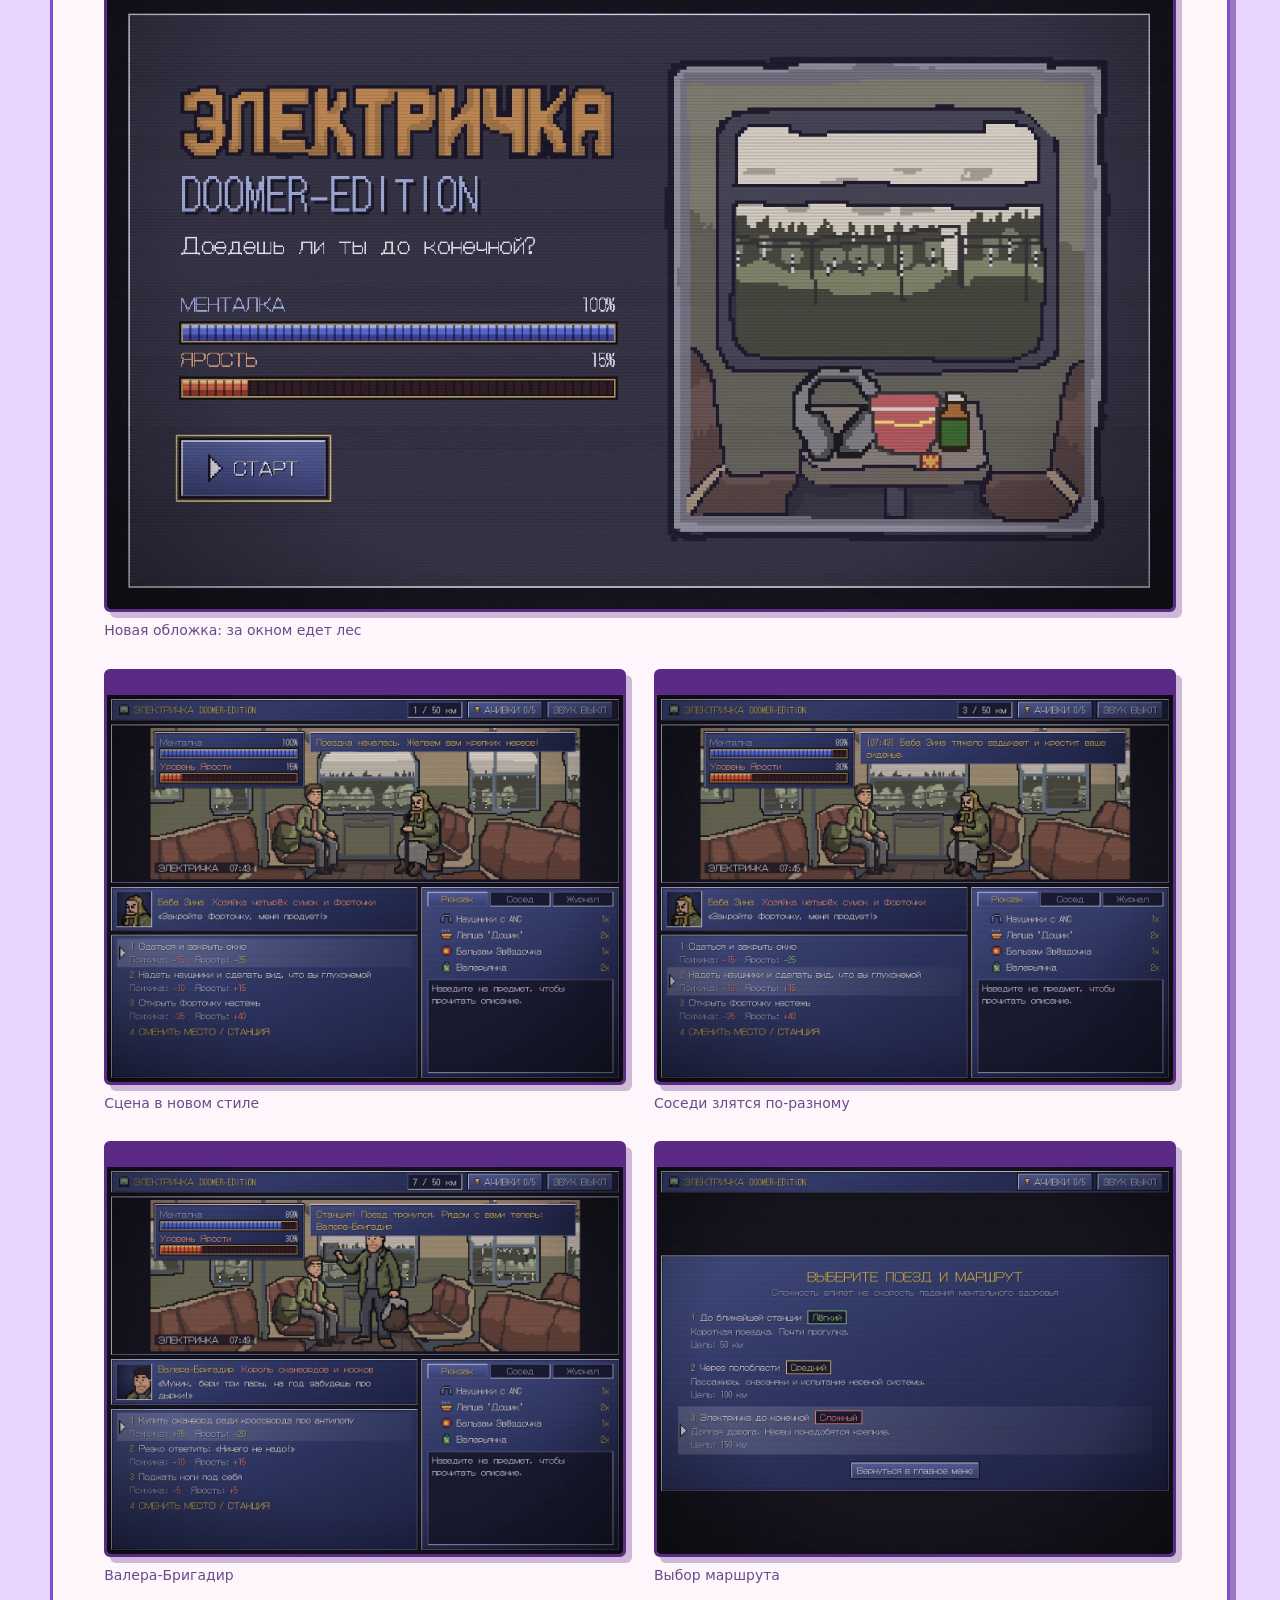
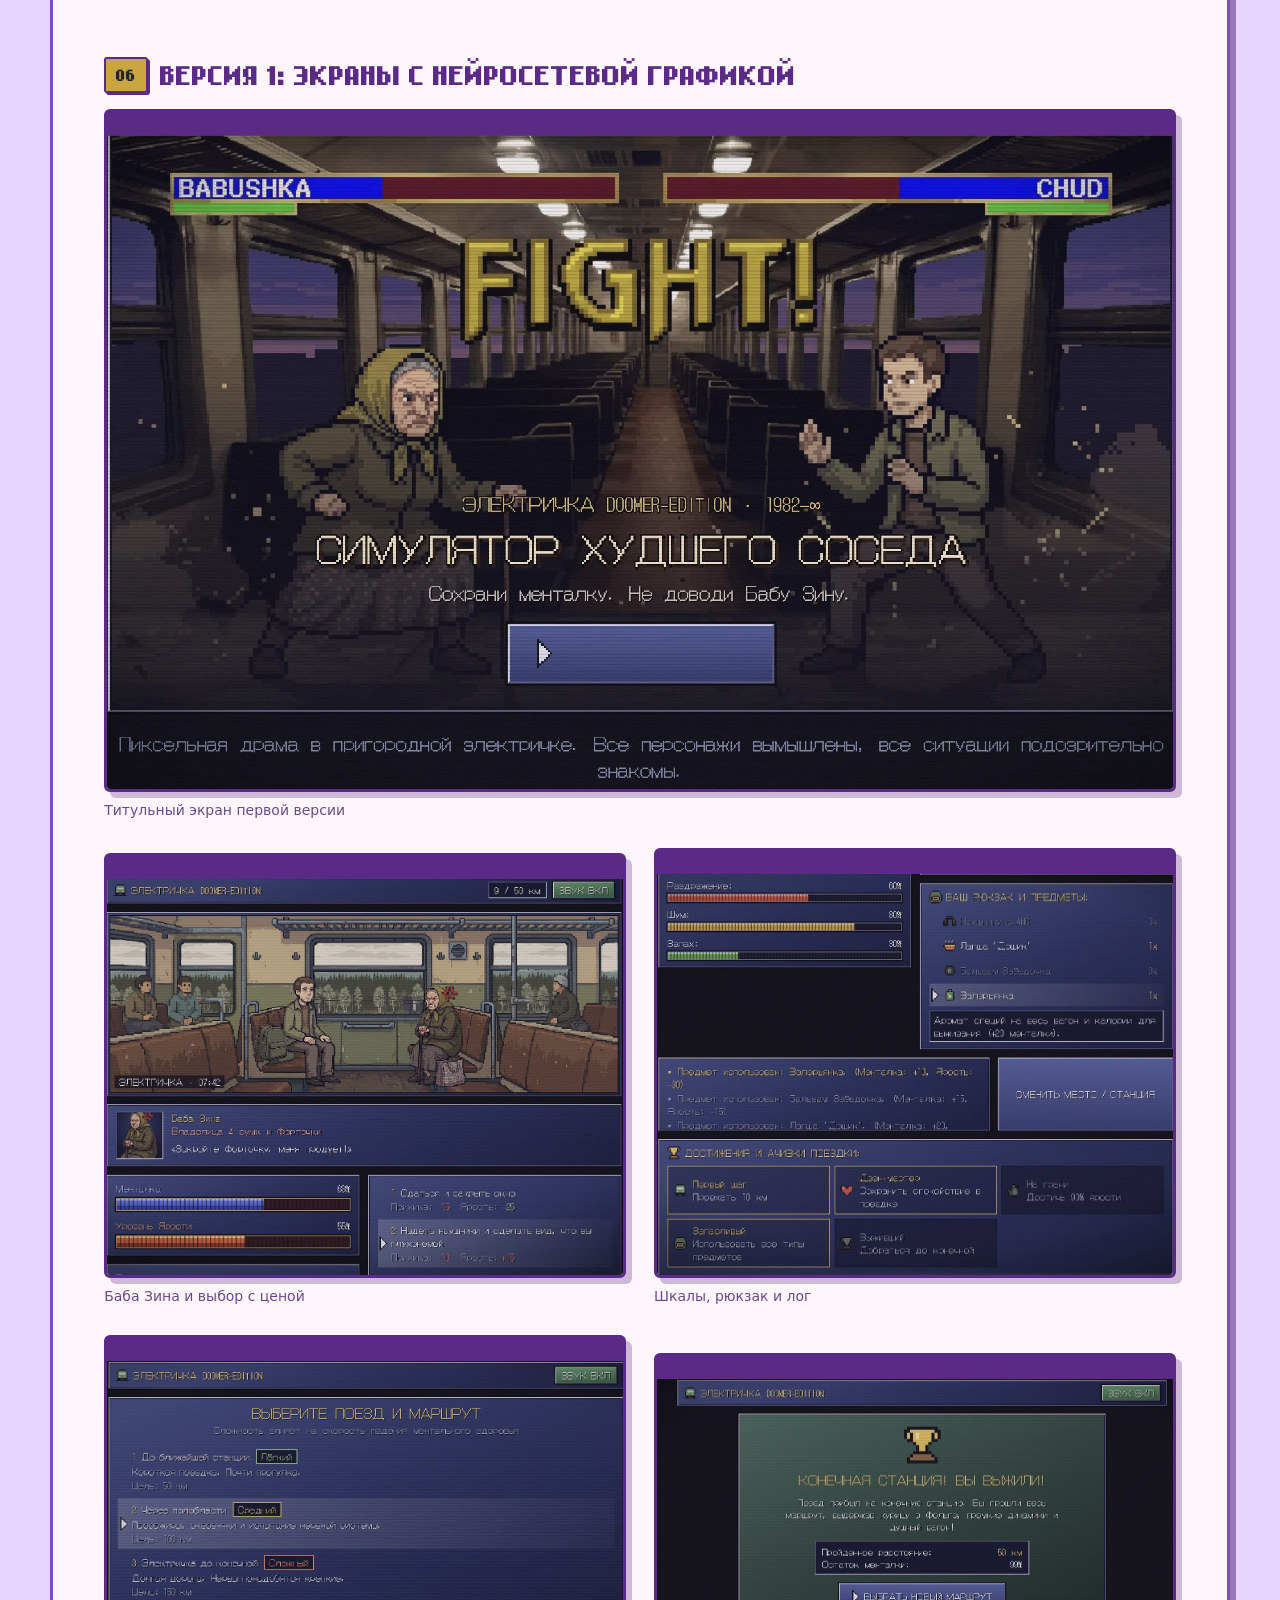
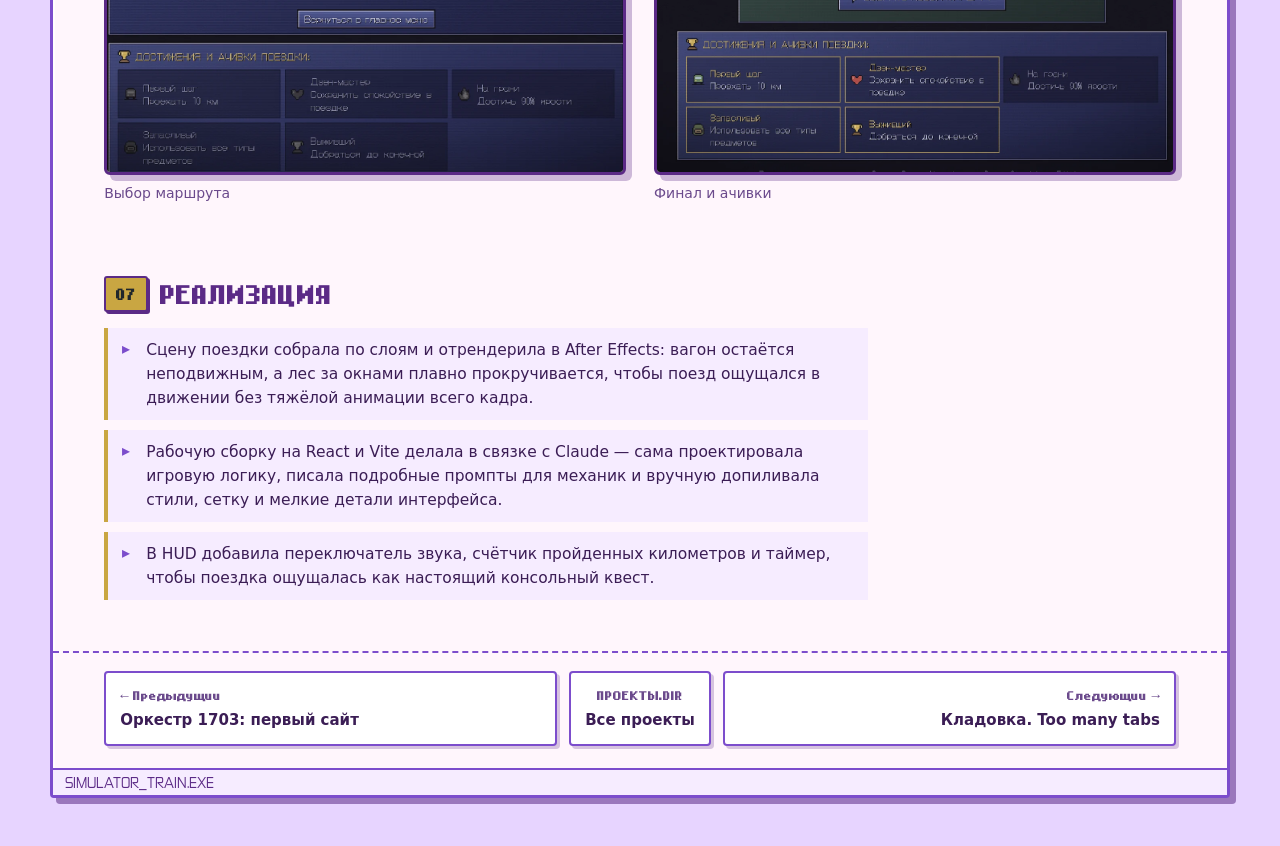
<file: work/pixel-train.html>
<!doctype html>
<html lang="ru">

<head>
  <meta charset="utf-8">
  <meta name="viewport" content="width=device-width, initial-scale=1, viewport-fit=cover">
  <title>Симулятор худшего соседа — игра в стиле PS1</title>
  <meta name="description"
    content="«Сохрани менталку. Не доводи Бабу Зину». Пиксельная игра про электричку с закрытой форточкой, непонятными запахами и громкими звуками — следи за нервами и яростью, чтобы доехать до конечной. Ролик поездки анимирован в After Effects.">
  <meta property="og:type" content="article">
  <meta property="og:title" content="Симулятор худшего соседа — кейс из портфолио Лейлы">
  <meta property="og:description"
    content="«Сохрани менталку. Не доводи Бабу Зину». Пиксельная игра про электричку с закрытой форточкой, непонятными запахами и громкими звуками — следи за нервами и яростью, чтобы доехать до конечной."
    <link rel="canonical" href="https://leyla-portfolio-y2k.vercel.app/work/pixel-train.html">
  <meta property="og:image" content="https://leyla-portfolio-y2k.vercel.app/assets/projects/pixel-train/title.webp">
  <script>try { if (localStorage.getItem('leyla-os:mode') === 'eyerest') document.documentElement.classList.add('eye-rest'); } catch (e) { }</script>
  <link rel="icon"
    href="data:image/svg+xml,%3Csvg xmlns=%27http://www.w3.org/2000/svg%27 viewBox=%270 0 9 8%27 shape-rendering=%27crispEdges%27%3E%3Cpath fill=%27%23ff3d9a%27 d=%27M1 0h3v1h1V0h3v1h1v3H8v1H7v1H6v1H5v1H4V7H3V6H2V5H1V4H0V1h1z%27/%3E%3C/svg%3E">
  <link rel="stylesheet" href="../css/theme.css">
  <link rel="stylesheet" href="../css/case.css">
</head>

<body class="case layout-cinema" style="--accent:#C9A642;--accent-ink:#20272b">
  <a class="skip" href="#main">К содержимому кейса</a>
  <div id="bg" aria-hidden="true"></div>

  <header class="case-top">
    <a class="btn btn-ghost back" href="../index.html#projects">← <span>Все проекты</span></a>
    <p class="crumbs" aria-hidden="true">C:\LEYLA\ПРОЕКТЫ\SIMULATOR_TRAIN.EXE</p>
    <div data-mode-switch data-caption="Режим"></div>
  </header>

  <main id="main" class="case-win bevel">
    <div class="win-bar">
      <span class="win-ico"><svg viewBox="0 0 10 7" width="20" height="14" aria-hidden="true" focusable="false"
          shape-rendering="crispEdges">
          <path fill="#5b2a86" d="M0 0h4v1h6v6H0z" />
          <path fill="#ff8ac9" d="M1 1h3v1H1z" />
          <path fill="#ffd1ec" d="M1 2h8v4H1z" />
        </svg></span>
      <span class="win-title">SIMULATOR_TRAIN.EXE — LEYLA OS</span>
      <span class="win-btns"><span class="wbtn" aria-hidden="true">_</span><span class="wbtn"
          aria-hidden="true">□</span><a class="wbtn" href="../index.html#projects"
          aria-label="Закрыть кейс и вернуться к списку">×</a></span>
    </div>

    <article class="case-body">
      <header class="hero">
        <div class="hero-text">
          <h1>Симулятор худшего соседа</h1>
          <p class="tagline">Пиксельная игра про электричку — в духе нулевых на PlayStation</p>
          <div class="badges"><span class="badge t-concept">Концепт</span><span class="badge s-done">Можно
              поиграть</span></div>
          <dl class="facts">
            <div>
              <dt>Роль</dt>
              <dd>Идея, сценарий и тексты, пиксель-арт, моушн в After Effects</dd>
            </div>
            <div>
              <dt>Инструменты</dt>
              <dd>Piskel, After Effects, Claude (сборка на React)</dd>
            </div>
          </dl>
          <div class="cta">
            <a class="btn btn-big" href="https://doom-train-ps1.vercel.app/" target="_blank" rel="noopener">▶ Играть
              <span class="vh">(откроется в новой вкладке)</span></a>
          </div>
        </div>
        <div class="hero-media">
          <figure class="vid is-hero" style="--ratio:1280 / 714">
            <div class="vid-frame"><video src="../assets/projects/pixel-train/pixel-train.mp4"
                poster="../assets/projects/pixel-train/pixel-train-poster.jpg" controls muted playsinline loop
                preload="metadata" data-autoplay></video></div>
            <figcaption>Ролик сделан в After Effects. Звука на видео нет.</figcaption>
          </figure>
        </div>
      </header>


      <section class="cs" id="context" aria-labelledby="context-h">
        <h2 id="context-h"><span class="cs-n">01</span> Контекст и цели</h2>
        <p>Личный игровой проект, для которого я сама придумала идею, сценарий и весь арт. Это пиксельный симулятор
          поездки в
          пригородной электричке: все персонажи здесь вымышленные, но ситуации до боли знакомые.</p>
      </section>

      <section class="cs" id="challenge" aria-labelledby="challenge-h">
        <h2 id="challenge-h"><span class="cs-n">02</span> Задача</h2>
        <p>Превратить обычную поездку в электричке в игру, которая смешит с первого экрана, а любая бытовая мелочь вроде
          открытой форточки или запаха курицы работает как полноценная игровая механика.</p>
      </section>

      <section class="cs" id="concept" aria-labelledby="concept-h">
        <h2 id="concept-h"><span class="cs-n">03</span> Концепция и визуальный стиль</h2>
        <p>За основу визуала я взяла ретро-RPG с первой PlayStation с их синими окнами диалогов, курсорами в меню,
          шкалами
          характеристик и ачивками. В первой версии титульный экран был сделан в духе файтингов («FIGHT!»), но игра про
          выбор
          реплик, а не про драку, поэтому во второй версии я переделала обложку под RPG.</p>
        <p>Весь юмор строится на доведённых до абсурда бытовых сценках постсоветской электрички. Баба Зина (владелица
          четырёх сумок и форточки) требует закрыть окно, сосед перегораживает проход огромным баулом, из динамиков орёт
          радио, а в вагоне нечем дышать. Игрок сам решает, как на всё это реагировать, и расплачивается за выбор
          собственными
          нервами.</p>
        <p>На фоне моих ярких и кислотных проектов эта игра намеренно сделана в мрачной, выцветшей палитре — хотелось
          передать ту самую тоску утренней электрички в 7:43, где за окном мелькает серый забор, а внутри душно и тесно.
          Грубоватый пиксель-арт и синие окна в духе старых консольных квестов здесь работают на легкий хтонический
          вайб, интерфейс при этом нарочито олдскульный.</p>
      </section>

      <section class="cs" id="ux" aria-labelledby="ux-h">
        <h2 id="ux-h"><span class="cs-n">04</span> Ключевые UX/UI-решения</h2>
        <ol class="ux">
          <li>
            <h3>Поезд не ждёт</h3>
            <p>Станции приходят сами: каждые 15 км подсаживается новый сосед, а раз в несколько секунд он выкидывает
              очередную выходку. На каждую можно ответить только раз, а если промолчать — платишь нервами. Сбежать
              тоже можно, но пересесть стоит −10 менталки.</p>
          </li>
          <li>
            <h3>Выбор с ценой</h3>
            <p>У каждого ответа сразу видны последствия вроде «Психика −15, Ярость −25». Приходится выбирать, чем
              пожертвовать, а не угадывать «правильную» кнопку.</p>
          </li>
          <li>
            <h3>Шкалы вместо текста</h3>
            <p>Менталка и ярость, а рядом уровень раздражения, шума и запаха. По шкалам за секунду понятно, как дела у
              героя.</p>
          </li>
          <li>
            <h3>Рюкзак выживания</h3>
            <p>В инвентаре лежат наушники с шумодавом, «Дошик», бальзам «Звёздочка» и валерьянка. У каждой вещи свой
              эффект, а в логе сразу видно, что изменилось.</p>
          </li>
          <li>
            <h3>Маршрут и сложность</h3>
            <p>Можно выбрать одну из трёх дистанций: до ближайшей станции, через пол-области или до конечной. Чем дольше
              ехать, тем быстрее падает менталка.</p>
          </li>
          <li>
            <h3>Два состояния персонажа</h3>
            <p>У каждого попутчика есть спокойный и злой портрет, так что недовольство Бабы Зины считывается ещё до
              первой реплики.</p>
          </li>
          <li>
            <h3>Ачивки поездки</h3>
            <p>Награды «Первый шаг», «Дзен-мастер», «На грани», «Запасливый» и «Выживший» мотивируют проехать маршрут
              ещё раз и попробовать другую тактику.</p>
          </li>
        </ol>
      </section>

      <section class="cs" id="redraw" aria-labelledby="redraw-h">
        <h2 id="redraw-h"><span class="cs-n">05</span> Версия 2: честный пиксель-арт</h2>
        <p>В первой версии персонажи и вагон были сгенерированы нейросетью: картинки получились мыльными, стиль
          распадался, а у каждого героя был свой размер пикселя. Во второй версии я вручную отрисовала в Piskel всех
          восьмерых персонажей (у каждого спокойное и злое лицо), сам вагон, пейзаж за окном и новую обложку.</p>
        <p>Главным правилом стал единый размер пикселя для всей сцены и масштабирование только целым числом без
          сглаживания, чтобы вагон и люди ощущались частью одного мира. Обложка при этом ожила: за окном проносится лес,
          а вагон слегка потряхивает на стыках.</p>
        <div class="gallery g-cinema">
          <figure class="shot dev-desktop" style="--span:12">
            <a class="zoom" href="../assets/projects/pixel-train/v2-cover.webp"
              aria-label="Открыть крупно: Новая обложка: окно электрички, за ним едет лес, на столике наушники, Дошик и валерьянка"><span
                class="dev-frame"><img src="../assets/projects/pixel-train/v2-cover.webp"
                  alt="Новая обложка: окно электрички, за ним едет лес, на столике наушники, Дошик и валерьянка"
                  width="1350" height="790" loading="lazy" decoding="async"></span></a>
            <figcaption>Новая обложка: за окном едет лес</figcaption>
          </figure>
          <figure class="shot dev-desktop" style="--span:6">
            <a class="zoom" href="../assets/projects/pixel-train/v2-game.webp"
              aria-label="Открыть крупно: Игровой экран: игрок и Баба Зина в перерисованном вагоне, шкалы менталки и ярости, меню реплик"><span
                class="dev-frame"><img src="../assets/projects/pixel-train/v2-game.webp"
                  alt="Игровой экран: игрок и Баба Зина в перерисованном вагоне, шкалы менталки и ярости, меню реплик"
                  width="1280" height="960" loading="lazy" decoding="async"></span></a>
            <figcaption>Сцена в новом стиле</figcaption>
          </figure>
          <figure class="shot dev-desktop" style="--span:6">
            <a class="zoom" href="../assets/projects/pixel-train/v2-angry.webp"
              aria-label="Открыть крупно: Баба Зина злится после ответа игрока, в журнале игровое время"><span
                class="dev-frame"><img src="../assets/projects/pixel-train/v2-angry.webp"
                  alt="Баба Зина злится после ответа игрока, в журнале игровое время" width="1280" height="960"
                  loading="lazy" decoding="async"></span></a>
            <figcaption>Соседи злятся по-разному</figcaption>
          </figure>
          <figure class="shot dev-desktop" style="--span:6">
            <a class="zoom" href="../assets/projects/pixel-train/v2-valera.webp"
              aria-label="Открыть крупно: Новый сосед: Валера-Бригадир с баулом в проходе"><span class="dev-frame"><img
                  src="../assets/projects/pixel-train/v2-valera.webp"
                  alt="Новый сосед: Валера-Бригадир с баулом в проходе" width="1280" height="960" loading="lazy"
                  decoding="async"></span></a>
            <figcaption>Валера-Бригадир</figcaption>
          </figure>
          <figure class="shot dev-desktop" style="--span:6">
            <a class="zoom" href="../assets/projects/pixel-train/v2-routes.webp"
              aria-label="Открыть крупно: Выбор маршрута в новом интерфейсе"><span class="dev-frame"><img
                  src="../assets/projects/pixel-train/v2-routes.webp" alt="Выбор маршрута в новом интерфейсе"
                  width="1280" height="960" loading="lazy" decoding="async"></span></a>
            <figcaption>Выбор маршрута</figcaption>
          </figure>
        </div>
      </section>


      <section class="cs" id="screens" aria-labelledby="screens-h">
        <h2 id="screens-h"><span class="cs-n">06</span> Версия 1: экраны с нейросетевой графикой</h2>
        <div class="gallery g-cinema">
          <figure class="shot dev-desktop" style="--span:12">
            <a class="zoom" href="../assets/projects/pixel-train/title.webp"
              aria-label="Открыть крупно: Титульный экран первой версии «Симулятор худшего соседа» в стиле файтинга: FIGHT!, Babushka против Chud"><span
                class="dev-frame"><img src="../assets/projects/pixel-train/title.webp"
                  alt="Титульный экран первой версии «Симулятор худшего соседа» в стиле файтинга: FIGHT!, Babushka против Chud"
                  width="1535" height="942" loading="lazy" decoding="async"></span></a>
            <figcaption>Титульный экран первой версии</figcaption>
          </figure>
          <figure class="shot dev-desktop" style="--span:6">
            <a class="zoom" href="../assets/projects/pixel-train/dialogue.webp"
              aria-label="Открыть крупно: Игровой экран первой версии: Баба Зина злится и требует закрыть форточку, варианты ответа с эффектами на психику и ярость"><span
                class="dev-frame"><img src="../assets/projects/pixel-train/dialogue.webp"
                  alt="Игровой экран первой версии: Баба Зина злится и требует закрыть форточку, варианты ответа с эффектами на психику и ярость"
                  width="1283" height="987" loading="lazy" decoding="async"></span></a>
            <figcaption>Баба Зина и выбор с ценой</figcaption>
          </figure>
          <figure class="shot dev-desktop" style="--span:6">
            <a class="zoom" href="../assets/projects/pixel-train/inventory.webp"
              aria-label="Открыть крупно: Шкалы раздражения, шума и запаха, рюкзак с предметами и лог их использования"><span
                class="dev-frame"><img src="../assets/projects/pixel-train/inventory.webp"
                  alt="Шкалы раздражения, шума и запаха, рюкзак с предметами и лог их использования" width="1283"
                  height="998" loading="lazy" decoding="async"></span></a>
            <figcaption>Шкалы, рюкзак и лог</figcaption>
          </figure>
          <figure class="shot dev-desktop" style="--span:6">
            <a class="zoom" href="../assets/projects/pixel-train/routes.webp"
              aria-label="Открыть крупно: Выбор маршрута: три поездки разной сложности и ачивки"><span
                class="dev-frame"><img src="../assets/projects/pixel-train/routes.webp"
                  alt="Выбор маршрута: три поездки разной сложности и ачивки" width="1282" height="1023" loading="lazy"
                  decoding="async"></span></a>
            <figcaption>Выбор маршрута</figcaption>
          </figure>
          <figure class="shot dev-desktop" style="--span:6">
            <a class="zoom" href="../assets/projects/pixel-train/final.webp"
              aria-label="Открыть крупно: Финал: «Конечная станция! Вы выжили!» с пройденным расстоянием и остатком менталки"><span
                class="dev-frame"><img src="../assets/projects/pixel-train/final.webp"
                  alt="Финал: «Конечная станция! Вы выжили!» с пройденным расстоянием и остатком менталки" width="1349"
                  height="1030" loading="lazy" decoding="async"></span></a>
            <figcaption>Финал и ачивки</figcaption>
          </figure>
        </div>
      </section>

      <section class="cs" id="build" aria-labelledby="build-h">
        <h2 id="build-h"><span class="cs-n">07</span> Реализация</h2>
        <ul class="impl">
          <li>Сцену поездки собрала по слоям и отрендерила в After Effects: вагон остаётся неподвижным, а лес за окнами
            плавно прокручивается, чтобы поезд ощущался в движении без тяжёлой анимации всего кадра.</li>
          <li>Рабочую сборку на React и Vite делала в связке с Claude — сама проектировала игровую логику, писала
            подробные промпты для механик и вручную допиливала стили, сетку и мелкие детали интерфейса.</li>
          <li>В HUD добавила переключатель звука, счётчик пройденных километров и таймер, чтобы поездка ощущалась как
            настоящий консольный квест.</li>
        </ul>
      </section>

      </section>
    </article>

    <nav class="case-nav" aria-label="Другие проекты">
      <a class="cn prev" href="orchestra-1703-site.html" rel="prev"><span class="cn-k">← Предыдущий</span><span
          class="cn-t">Оркестр 1703: первый сайт</span></a>
      <a class="cn all" href="../index.html#projects"><span class="cn-k">ПРОЕКТЫ.DIR</span><span class="cn-t">Все
          проекты</span></a>
      <a class="cn next" href="kladovka.html" rel="next"><span class="cn-k">Следующий →</span><span
          class="cn-t">Кладовка. Too many tabs</span></a>
    </nav>
    <footer class="win-status">SIMULATOR_TRAIN.EXE</footer>
  </main>

  <dialog class="lightbox" aria-label="Просмотр изображения"><button type="button" class="wbtn lb-close"
      aria-label="Закрыть">×</button><img alt=""></dialog>
  <script src="../js/mode.js"></script>
  <script src="../js/case.js"></script>
</body>

</html>
</file>
<file: css/theme.css>
/* ==========================================================
   LEYLA OS — shared theme (desktop + case pages)
   1. Fonts   2. Tokens: Glitter (default) / Eye Rest   3. Base
   4. Shared UI: buttons, chips, badges, window chrome, mode switch,
      placeholders ("file not found"), pixel icons
   ========================================================== */

/* ---------- 1. Fonts (self-hosted: no external requests, Cyrillic included) ---------- */
/* Main pixel face: Bit Cell by memesbruh03 (dafont, "100% free") — dot-matrix of 2000s phones, full Cyrillic.
   size-adjust lines its cap height up with the previous Tiny5, so no font-size had to change.
   To go back to Tiny5: remove "Bit Cell" from --f-pixel below. */
@font-face { font-family: "Zekton"; font-display: swap; src: url("../assets/fonts/zekton-rg.woff2") format("woff2"); }
@font-face { font-family: "Ura Bum Bum SP"; font-display: swap; src: url("../assets/fonts/ura-bum-bum-sp.woff2") format("woff2"); }
@font-face { font-family: "Bit Cell"; font-display: swap; size-adjust: 143%; src: url("../assets/fonts/bitcell.woff2") format("woff2"); }
@font-face { font-family: "Tiny5"; font-display: swap; src: url("../assets/fonts/tiny5-cyrillic-400-normal.woff2") format("woff2"); unicode-range: U+0301, U+0400-045F, U+0490-0491, U+04B0-04B1, U+2116; }
@font-face { font-family: "Tiny5"; font-display: swap; src: url("../assets/fonts/tiny5-latin-400-normal.woff2") format("woff2"); unicode-range: U+0000-00FF, U+0131, U+0152-0153, U+02BB-02BC, U+02C6, U+02DA, U+02DC, U+2000-206F, U+20AC, U+2122, U+2191, U+2193, U+2212, U+2215, U+FEFF, U+FFFD; }
@font-face { font-family: "Pixelify Sans"; font-display: swap; src: url("../assets/fonts/pixelify-sans-cyrillic-400-normal.woff2") format("woff2"); unicode-range: U+0301, U+0400-045F, U+0490-0491, U+04B0-04B1, U+2116; }
@font-face { font-family: "Pixelify Sans"; font-display: swap; src: url("../assets/fonts/pixelify-sans-latin-400-normal.woff2") format("woff2"); unicode-range: U+0000-00FF, U+0131, U+0152-0153, U+2000-206F, U+20AC, U+2122, U+2191, U+2193, U+2212; }
@font-face { font-family: "Silkscreen"; font-display: swap; font-weight: 400; src: url("../assets/fonts/silkscreen-latin-400-normal.woff2") format("woff2"); unicode-range: U+0000-00FF; }
@font-face { font-family: "Silkscreen"; font-display: swap; font-weight: 700; src: url("../assets/fonts/silkscreen-latin-700-normal.woff2") format("woff2"); unicode-range: U+0000-00FF; }
/* Cursive of the 2000s RuNet: Fiolex Girls / Monotype Corsiva are used when installed on the
   visitor's computer; Marck Script (Cyrillic) is the shipped fallback.
   To ship Fiolex Girls to everyone: put FiolexGirls.woff2 into assets/fonts/ and uncomment:
   @font-face { font-family: "Fiolex Girls"; font-display: swap; src: url("../assets/fonts/FiolexGirls.woff2") format("woff2"); } */
@font-face { font-family: "Marck Script"; font-display: swap; src: url("../assets/fonts/marck-script-cyrillic-400-normal.woff2") format("woff2"); unicode-range: U+0301, U+0400-045F, U+0490-0491, U+04B0-04B1, U+2116; }
@font-face { font-family: "Marck Script"; font-display: swap; src: url("../assets/fonts/marck-script-latin-400-normal.woff2") format("woff2"); unicode-range: U+0000-00FF, U+2000-206F; }

/* project specimen fonts (archive previews + case pages): the real typefaces of each project */
@font-face { font-family: "SpecGaramond"; font-display: swap; src: url("../assets/fonts/eb-garamond-cyrillic-400-normal.woff2") format("woff2"); unicode-range: U+0400-045F, U+0490-0491, U+2116; }
@font-face { font-family: "SpecGaramond"; font-display: swap; src: url("../assets/fonts/eb-garamond-latin-400-normal.woff2") format("woff2"); unicode-range: U+0000-00FF, U+2000-206F; }
@font-face { font-family: "SpecCourier"; font-display: swap; src: url("../assets/fonts/courier-prime-latin-400-normal.woff2") format("woff2"); }
@font-face { font-family: "SpecFraunces"; font-display: swap; src: url("../assets/fonts/fraunces-latin-600-normal.woff2") format("woff2"); }
@font-face { font-family: "SpecManrope"; font-display: swap; src: url("../assets/fonts/manrope-cyrillic-400-normal.woff2") format("woff2"); unicode-range: U+0400-045F, U+0490-0491, U+2116; }
@font-face { font-family: "SpecManrope"; font-display: swap; src: url("../assets/fonts/manrope-latin-400-normal.woff2") format("woff2"); unicode-range: U+0000-00FF, U+2000-206F; }
@font-face { font-family: "SpecPlex"; font-display: swap; src: url("../assets/fonts/ibm-plex-mono-cyrillic-500-normal.woff2") format("woff2"); unicode-range: U+0400-045F, U+0490-0491, U+2116; }
@font-face { font-family: "SpecPlex"; font-display: swap; src: url("../assets/fonts/ibm-plex-mono-latin-500-normal.woff2") format("woff2"); unicode-range: U+0000-00FF, U+2000-206F; }

/* ---------- 2. Tokens ---------- */
:root {
  /* palette — glitter */
  --pink: #ff5fb7;
  --hot: #ff2f9e;
  --pink-soft: #ffd1ec;
  --lav: #b79bff;
  --lav-soft: #eadfff;
  --purple: #7c4dcc;
  --purple-d: #5b2a86;
  --ink: #3b1d55;
  --paper: #fff6fc;
  --paper-2: #f6ecff;
  --yellow: #ffe45e;
  --mint: #d5f7e4;

  /* semantic */
  --text: var(--ink);
  --muted: #6b4a8c;
  --link: #6a2fd0;
  --win-bg: var(--paper);
  --win-bg-2: var(--paper-2);
  --win-border: var(--purple);
  --win-edge: var(--purple-d);
  --win-shadow: 6px 6px 0 rgba(91, 42, 134, .55);
  --title-bg: linear-gradient(90deg, #ff6fc2 0%, #c79bff 100%);
  --title-text: #fff;
  --title-shadow: 1px 1px 0 rgba(91, 42, 134, .8);
  --btn-bg: linear-gradient(#ff6cc4, #e0338e);
  --btn-text: #fff;
  --btn-alt-bg: linear-gradient(#cfb4ff, #9d7aee);
  --btn-border: var(--purple-d);
  --btn-shadow: inset 1px 1px 0 rgba(255,255,255,.7), inset -1px -1px 0 rgba(0,0,0,.2), 2px 2px 0 var(--purple-d);
  --chip-bg: #fff;
  --chip-on-bg: var(--purple);
  --chip-on-text: #fff;
  --field-bg: #fff;
  --focus: #ffe45e;
  --radius: 4px;

  /* calm gradient; small sparkles come from the canvas. Big glitter photo was: url("../assets/glitter.webp") center / cover no-repeat, */
  --wallpaper: linear-gradient(135deg, #ffc7e4 0%, #e3d2ff 55%, #cbd6ff 100%);

  /* type */
  --f-pixel: "Bit Cell", "Tiny5", "Silkscreen", ui-monospace, "Courier New", monospace;
  --f-brand: "Silkscreen", "Tiny5", ui-monospace, monospace;
  --f-status: "Zekton", "Pixelify Sans", "Tiny5", ui-monospace, monospace;
  --f-ui: Tahoma, Verdana, "Segoe UI", "PT Sans", system-ui, sans-serif;
  --f-cursive: "Fiolex Girls", "Monotype Corsiva", "Marck Script", "Apple Chancery", cursive;
  --f-comic: "Comic Sans MS", "Comic Sans", "Chalkboard SE", "Comic Neue", var(--f-ui);

  color-scheme: light;
}

/* Eye Rest Mode: the same OS with the volume down — Windows 95/98 chrome,
   muted silver and navy, sky wallpaper, no glitter, no cursive, no motion. */
html.eye-rest {
  --text: #23262e;
  --muted: #555a66;
  --link: #24479a;
  --win-bg: #ecebe6;
  --win-bg-2: #e2e0d9;
  --win-border: #8a877f;
  --win-edge: #4a4943;
  --win-shadow: 3px 3px 0 rgba(40, 50, 80, .18);
  --title-bg: linear-gradient(90deg, #34497a 0%, #7d8fb8 100%);
  --title-text: #fff;
  --title-shadow: none;
  --btn-bg: #e2dfd7;
  --btn-text: #1e2128;
  --btn-alt-bg: #e2dfd7;
  --btn-border: #4a4943;
  --btn-shadow: inset 1px 1px 0 #fff, inset -1px -1px 0 #8a877f;
  --chip-bg: #f4f3ef;
  --chip-on-bg: #34497a;
  --chip-on-text: #fff;
  --field-bg: #fff;
  --focus: #34497a;
  --radius: 0px;

  --wallpaper:
    url("data:image/svg+xml,%3Csvg xmlns='http://www.w3.org/2000/svg' width='480' height='300' shape-rendering='crispEdges'%3E%3Cg fill='%23ffffff' opacity='.85'%3E%3Cpath d='M40 60h60v6h18v6h12v12H22V72h18z'/%3E%3Cpath d='M300 190h44v6h14v6h10v10H286v-10h14z'/%3E%3C/g%3E%3Cg fill='%23ffffff' opacity='.55'%3E%3Cpath d='M380 40h30v6h10v8h-52v-8h12z'/%3E%3Cpath d='M120 230h34v6h10v8H112v-8h8z'/%3E%3C/g%3E%3C/svg%3E") 0 0 / 480px 300px repeat,
    linear-gradient(#8fb7df 0%, #b9d3ea 45%, #dfe9ef 100%);
}

/* ---------- 3. Base ---------- */
*, *::before, *::after { box-sizing: border-box; }
html { -webkit-text-size-adjust: 100%; }
body { margin: 0; font: 15px/1.55 var(--f-ui); color: var(--text); background: #e7d4ff; -webkit-font-smoothing: antialiased; }
html.eye-rest body { background: #b9d3ea; }
img, video { max-width: 100%; height: auto; }
a { color: var(--link); text-underline-offset: 2px; }
button { font: inherit; color: inherit; }
.vh { position: absolute !important; width: 1px; height: 1px; overflow: hidden; clip: rect(0 0 0 0); white-space: nowrap; }
[hidden] { display: none !important; }
:focus-visible { outline: 3px solid var(--focus); outline-offset: 2px; box-shadow: 0 0 0 5px var(--purple-d); }
html.eye-rest :focus-visible { outline: 2px dotted #1e2128; outline-offset: 2px; box-shadow: none; }

/* retro cursors — glitter only */
html:not(.eye-rest) body { cursor: url("../assets/pink-cursor.png") 4 4, auto; }
html:not(.eye-rest) a, html:not(.eye-rest) button, html:not(.eye-rest) [role="button"], html:not(.eye-rest) label { cursor: url("../assets/pink-press.png?v=2") 12 8, pointer; }

.skip { position: fixed; left: 8px; top: -60px; z-index: 2000; padding: 10px 14px; background: var(--paper); color: var(--ink); border: 2px solid var(--purple-d); font: 16px var(--f-pixel); }
.skip:focus { top: 8px; }

/* ---------- 4. Shared UI ---------- */
.btn {
  display: inline-flex; align-items: center; justify-content: center; gap: 8px; cursor: pointer; text-decoration: none;
  font: 16px/1 var(--f-pixel); letter-spacing: .02em; text-transform: uppercase;
  padding: 10px 14px; min-height: 42px; color: var(--btn-text); background: var(--btn-bg);
  border: 2px solid var(--btn-border); border-radius: 3px; box-shadow: var(--btn-shadow);
  text-shadow: 1px 1px 0 rgba(91, 42, 134, .8);
}
.btn:hover { filter: brightness(1.06); }
.btn:active { transform: translate(2px, 2px); box-shadow: inset 1px 1px 0 rgba(0,0,0,.2); }
.btn[disabled], .btn[aria-disabled="true"] { opacity: .55; cursor: not-allowed; }
.btn-alt { background: var(--btn-alt-bg); }
.btn-big { font-size: 18px; padding: 12px 18px; min-height: 48px; }
.btn-ghost { background: #fff; color: var(--purple-d); text-shadow: none; }
html.eye-rest .btn { text-shadow: none; border-radius: 0; }
html.eye-rest .btn:active { box-shadow: inset 1px 1px 0 #8a877f, inset -1px -1px 0 #fff; }
html.eye-rest .btn-ghost { background: var(--btn-bg); color: var(--btn-text); }

.chip {
  display: inline-flex; align-items: center; gap: 6px; cursor: pointer; min-height: 34px;
  font: 14px/1 var(--f-pixel); padding: 7px 10px; color: var(--purple-d);
  background: var(--chip-bg); border: 2px solid var(--purple); border-radius: 12px;
}
.chip .n { font: 13px var(--f-status); opacity: .8; }
.chip[aria-pressed="true"] { background: var(--chip-on-bg); color: var(--chip-on-text); }
html.eye-rest .chip { border-radius: 0; color: var(--text); border-color: #8a877f; box-shadow: inset 1px 1px 0 #fff, inset -1px -1px 0 #b6b3aa; }
html.eye-rest .chip[aria-pressed="true"] { color: #fff; background: #34497a; box-shadow: inset 1px 1px 0 #1d2b4f; }

.badge { display: inline-flex; align-items: center; gap: 5px; font: 13px/1 var(--f-pixel); padding: 4px 8px; border-radius: 10px; border: 2px solid var(--purple-d); background: #fff; color: var(--purple-d); white-space: nowrap; }
.badge.t-special { background: var(--hot); color: #fff; }
.badge.t-client { background: #ffe3f4; }
.badge.t-personal { background: var(--lav-soft); }
.badge.t-concept { background: #fff1c2; }
.badge.s-done, .badge.s-live { background: var(--mint); border-color: #2c8a5a; color: #12452c; }
.badge.s-wip, .badge.s-moodboard { background: var(--yellow); }
.badge.s-prototype { background: #d5f7e4; border-color: #2c8a5a; color: #12452c; }
.badge.s-draft { background: #fff; border-style: dashed; }
html.eye-rest .badge { border-radius: 0; border: 1px solid #8a877f; background: #f4f3ef; color: var(--text); }

.tags { list-style: none; display: flex; flex-wrap: wrap; gap: 6px; padding: 0; margin: 6px 0; }
.tags li { font: 13px/1 var(--f-pixel); padding: 5px 8px; background: var(--lav-soft); border: 2px solid var(--purple); border-radius: 12px; color: var(--purple-d); }
html.eye-rest .tags li { border-radius: 0; border: 1px solid #8a877f; background: #f4f3ef; color: var(--text); }

.notice { margin: 10px 0; padding: 8px 10px; font-size: 13.5px; background: #fff7c9; border: 2px dashed #c9a400; border-radius: 3px; color: #4a3a00; }
html.eye-rest .notice { background: #ffffe1; border: 1px solid #4a4943; border-radius: 0; }

/* window chrome (used by desktop windows and case pages) */
.win-bar { display: flex; align-items: center; gap: 8px; padding: 4px 6px; background: var(--title-bg); color: var(--title-text); border-bottom: 2px solid var(--win-border); }
.win-title { margin: 0; flex: 1; min-width: 0; font: 16px/1.25 var(--f-pixel); text-shadow: var(--title-shadow); letter-spacing: .03em; overflow: hidden; text-overflow: ellipsis; white-space: nowrap; }
.win-ico { display: inline-flex; }
.win-btns { display: inline-flex; gap: 4px; }
.wbtn {
  width: 28px; height: 24px; display: grid; place-items: center; cursor: pointer; padding: 0; text-decoration: none;
  font: 16px/1 var(--f-pixel); color: var(--purple-d); background: #fff; border: 2px solid var(--purple-d); border-radius: 2px;
  box-shadow: inset -1px -1px 0 rgba(0,0,0,.15);
}
.wbtn:hover { background: var(--pink-soft); }
html.eye-rest .win-bar { border-bottom: 0; padding: 3px 3px 3px 6px; }
html.eye-rest .wbtn { width: 22px; height: 20px; border: 0; border-radius: 0; background: #e2dfd7; color: #1e2128; font-size: 14px; box-shadow: inset -1px -1px 0 #4a4943, inset 1px 1px 0 #fff, inset -2px -2px 0 #8a877f; }
html.eye-rest .wbtn:hover { background: #ecebe6; }

/* Win98 bevel used for frames in Eye Rest Mode */
html.eye-rest .bevel { border: 0 !important; border-radius: 0 !important; box-shadow: inset -1px -1px 0 #4a4943, inset 1px 1px 0 #fff, inset -2px -2px 0 #8a877f, inset 2px 2px 0 #dcd9d0, var(--win-shadow) !important; padding: 3px; }
html.eye-rest .sunken { border: 0 !important; border-radius: 0 !important; box-shadow: inset 1px 1px 0 #8a877f, inset -1px -1px 0 #fff, inset 2px 2px 0 #4a4943, inset -2px -2px 0 #dcd9d0 !important; }

/* mode switch — the same control on the desktop taskbar and on case pages */
.mode-switch { display: inline-flex; align-items: stretch; gap: 0; border: 2px solid var(--purple-d); border-radius: 4px; background: #fff; overflow: hidden; }
.mode-switch .ms-cap { display: inline-flex; align-items: center; padding: 0 8px; font: 13px var(--f-pixel); color: var(--purple-d); background: var(--pink-soft); border-right: 2px solid var(--purple-d); }
.mode-switch button { display: inline-flex; align-items: center; gap: 6px; min-height: 32px; padding: 3px 10px; border: 0; background: transparent; cursor: pointer; font: 14px/1 var(--f-pixel); color: var(--purple-d); }
.mode-switch button + button { border-left: 2px solid var(--purple-d); }
.mode-switch button[aria-pressed="true"] { background: var(--purple); color: #fff; }
html.eye-rest .mode-switch { border: 0; border-radius: 0; background: #e2dfd7; box-shadow: inset 1px 1px 0 #8a877f, inset -1px -1px 0 #fff; padding: 2px; gap: 2px; }
html.eye-rest .mode-switch .ms-cap { background: transparent; border: 0; color: var(--text); }
html.eye-rest .mode-switch button { color: var(--text); box-shadow: inset 1px 1px 0 #fff, inset -1px -1px 0 #8a877f; border: 0; }
html.eye-rest .mode-switch button + button { border: 0; }
html.eye-rest .mode-switch button[aria-pressed="true"] { background: #34497a; color: #fff; box-shadow: inset 1px 1px 0 #1d2b4f; }

/* "file not found" placeholder for missing assets — clearly not final */
.missing {
  display: grid; place-items: center; align-content: center; gap: 8px; padding: 18px; text-align: center; min-height: 160px;
  color: var(--purple-d); background:
    repeating-linear-gradient(45deg, rgba(124,77,204,.07) 0 10px, transparent 10px 20px), var(--win-bg);
  border: 2px dashed var(--purple); border-radius: 3px;
}
.missing .m-title { font: 16px var(--f-pixel); letter-spacing: .04em; }
.missing .m-what { font-size: 14px; max-width: 46ch; color: var(--text); }
.missing code, .draft code { font: 13px var(--f-status); background: rgba(124,77,204,.1); padding: 1px 5px; word-break: break-all; }
.missing .m-ico { width: 34px; height: 30px; display: grid; place-items: center; font: 20px var(--f-pixel); background: var(--yellow); color: #1c1c1c; border: 2px solid #1c1c1c; clip-path: polygon(50% 0, 100% 100%, 0 100%); padding-top: 9px; }
html.eye-rest .missing { color: var(--text); border: 1px dashed #4a4943; border-radius: 0; background: repeating-linear-gradient(45deg, rgba(0,0,0,.04) 0 10px, transparent 10px 20px), #f4f3ef; }

.draft { margin: 12px 0; padding: 10px 12px; border: 2px dashed #c9a400; background: #fffbe0; color: #4a3a00; font-size: 14px; border-radius: 3px; }
.draft b { font: 14px var(--f-pixel); letter-spacing: .04em; }
html.eye-rest .draft { border-radius: 0; border: 1px dashed #4a4943; background: #ffffe1; color: #23262e; }

/* pixel icons (inline SVG) */
.pix { display: inline-block; image-rendering: pixelated; vertical-align: middle; line-height: 0; }
.pix svg { display: block; shape-rendering: crispEdges; }

/* Global switch: no decorative animation anywhere */
html.no-motion *, html.no-motion *::before, html.no-motion *::after { animation: none !important; }
@media (prefers-reduced-motion: reduce) {
  *, *::before, *::after { transition: none !important; scroll-behavior: auto !important; }
}
</file>
<file: styles.css>
/* ==========================================================
   LEYLA OS — desktop (index.html)
   Tokens, fonts, buttons, window chrome and the mode switch live in css/theme.css.
   1. Wallpaper & fx   2. Boot   3. Desktop, icons, portrait   4. Windows
   5. Window contents   6. Projects archive   7. Guestbook & the rest
   8. Taskbar & start menu   9. Eye Rest overrides   10. Mobile
   ========================================================== */

html, body { height: 100%; }
body { overflow: hidden; }

/* ---------- 1. Wallpaper & fx ---------- */
#bg { position: fixed; inset: 0; z-index: 0; background: var(--wallpaper); }
#sheen {
  position: fixed; inset: -20%; z-index: 1; pointer-events: none;
  background: linear-gradient(115deg, transparent 40%, rgba(255,255,255,.22) 50%, transparent 60%);
  background-size: 250% 100%; animation: sheen 14s linear infinite; mix-blend-mode: soft-light;
}
@keyframes sheen { from { background-position: 150% 0; } to { background-position: -100% 0; } }
#fx { position: fixed; inset: 0; z-index: 2; pointer-events: none; width: 100%; height: 100%; }

.linkish { background: none; border: 0; padding: 8px; color: var(--purple-d); text-decoration: underline; cursor: pointer; font-size: 14px; }
.row-btns { display: flex; flex-wrap: wrap; gap: 10px; align-items: center; margin-top: 12px; }

/* ---------- 2. Boot ---------- */
#boot {
  position: fixed; inset: 0; z-index: 1000; display: grid; place-items: center; padding: 16px;
  background: var(--wallpaper); transition: opacity .35s ease, visibility .35s;
}
#boot.is-done { opacity: 0; visibility: hidden; pointer-events: none; }
html.booted #boot { display: none; }
.boot-card { width: min(860px, 100%); background: rgba(255, 246, 252, .92); border: 3px solid var(--purple-d); border-radius: 6px; box-shadow: 6px 6px 0 var(--purple-d); overflow: hidden; }
.boot-head .win-title { font-size: 15px; }
.boot-inner { padding: 18px 16px 18px; text-align: center; }
/* Glitter lettering: live text, glitter texture clipped to the glyphs (replaces the old generator GIFs) */
.glit {
  margin: 0; font-family: "Fiolex Girls", var(--f-cursive); font-weight: 400; line-height: 1.05; letter-spacing: .01em;
  color: transparent; -webkit-background-clip: text; background-clip: text;
  background-image:
    radial-gradient(circle, #fff 0 1px, transparent 1.7px),
    radial-gradient(circle, rgba(255,255,255,.85) 0 .7px, transparent 1.3px),
    radial-gradient(circle, #fff6fd 0 1.3px, transparent 2px),
    url("assets/glitter.webp"),
    linear-gradient(180deg, var(--g1), var(--g2));
  background-size: 7px 11px, 5px 7px, 17px 13px, 160px auto, 100% 100%;
  background-position: 0 0, 3px 2px, 6px 9px, 0 0, 0 0;
  background-blend-mode: normal, normal, normal, multiply;
  filter: drop-shadow(1px 0 0 var(--g-ink)) drop-shadow(-1px 0 0 var(--g-ink)) drop-shadow(0 1px 0 var(--g-ink)) drop-shadow(0 -1px 0 var(--g-ink)) drop-shadow(3px 3px 0 var(--g-ink));
  animation: glit-shine 6s linear infinite;
}
.glit-hot { --g1: #ff5fbf; --g2: #e0168a; --g-ink: #2a1240; }
.glit-lav { --g1: #c9a8ff; --g2: #8a5ae0; --g-ink: #3b1a66; }
@keyframes glit-shine { 50% { background-position: 2px 3px, 0 4px, 9px 2px, 80px 0, 0 0; } 100% { background-position: 0 0, 3px 2px, 6px 9px, 160px 0, 0 0; } }
@media (prefers-reduced-motion: reduce) { .glit { animation: none; } }
.boot-inner { container-type: inline-size; }
.boot-banner { display: block; max-width: 820px; margin: 0 auto 8px; font-size: clamp(24px, 7.2cqi, 56px); white-space: nowrap; }
.gif-alt { display: block; font: clamp(22px, 5vw, 40px)/1.1 var(--f-cursive); color: var(--hot); margin: 8px 0; }
.boot-os { font: 16px var(--f-pixel); margin: 6px 0 12px; color: var(--purple-d); }
.boot-os .brand { font-family: var(--f-brand); font-weight: 700; }
.boot-ver { color: var(--purple); }
.bar { height: 24px; max-width: 520px; margin: 0 auto 8px; border: 2px solid var(--purple-d); background: #fff; padding: 2px; border-radius: 3px; }
.bar span { display: block; height: 100%; width: 0; background: repeating-linear-gradient(90deg, var(--hot) 0 12px, #fff 12px 15px); transition: width .12s linear; }
.boot-status { margin: 0 0 14px; font: 16px var(--f-status); color: var(--purple-d); min-height: 1.5em; }
.boot-actions { display: flex; flex-direction: column; align-items: center; gap: 4px; }
@media (pointer: coarse) { .boot-hint { display: none; } }
.boot-hint { margin: 2px 0 0; font: 13px var(--f-status); color: var(--muted); }
#boot-enter.is-ready { animation: ready 1.6s ease-in-out infinite; }
@keyframes ready { 50% { box-shadow: var(--btn-shadow), 0 0 0 6px rgba(255, 95, 183, .35); } }

/* ---------- 3. Desktop, icons, portrait ---------- */
#desktop { position: fixed; inset: 0 0 var(--tb) 0; z-index: 5; overflow: hidden; }
:root { --tb: 48px; --mq: 28px; }
html.eye-rest { --mq: 0px; }

.marquee {
  position: absolute; left: 0; right: 0; top: 0; height: var(--mq); overflow: hidden; z-index: 3;
  background: linear-gradient(90deg, #ff5fb7, #b79bff); color: #fff;
  font: 14px/28px var(--f-pixel); text-shadow: 1px 1px 0 var(--purple-d);
  border-bottom: 2px solid var(--purple-d); white-space: nowrap;
}
.marquee-track { display: inline-flex; width: max-content; animation: marquee 40s linear infinite; }
.marquee-track span { padding-right: 2em; }
@keyframes marquee { to { transform: translateX(-50%); } }
html.no-motion .marquee-track { animation: none; }

.icons { position: absolute; left: 12px; top: calc(var(--mq) + 14px); display: grid; gap: 6px; z-index: 2; width: 100px; }
.icon {
  position: relative; display: grid; justify-items: center; gap: 5px; padding: 8px 4px; cursor: pointer;
  background: transparent; border: 2px dashed transparent; border-radius: 4px;
  font: 14px/1.1 var(--f-pixel); color: #fff; text-align: center;
  text-shadow: 1px 1px 0 var(--purple-d), -1px -1px 0 var(--purple-d), 1px -1px 0 var(--purple-d), -1px 1px 0 var(--purple-d);
}
.icon:hover, .icon:focus-visible { background: rgba(255,255,255,.28); border-color: rgba(255,255,255,.85); }
.icon .pix { filter: drop-shadow(2px 2px 0 rgba(91,42,134,.6)); }
.icon.is-main .pix svg { width: 52px; height: auto; }
.icon .cnt { position: absolute; top: 2px; right: 14px; font: 12px/1 var(--f-pixel); padding: 3px 5px; border-radius: 8px; background: var(--hot); color: #fff; text-shadow: none; border: 2px solid #fff; }

/* the designer as a character */
.portrait { position: absolute; z-index: 1; margin: 0; right: clamp(8px, 4vw, 72px); bottom: 0; height: min(calc(100% - var(--mq) - 18px), 900px); aspect-ratio: 904 / 1500; pointer-events: none; }
.p-stack { position: relative; width: 100%; height: 100%; }
.p-stack img { position: absolute; inset: 0; width: 100%; height: 100%; object-fit: contain; object-position: bottom; transition: opacity .45s ease; }
.p-outline { filter: drop-shadow(4px 6px 0 rgba(91, 42, 134, .35)); }
html.eye-rest .p-outline, html.eye-rest .p-lid { opacity: 0; }
html.eye-rest .portrait .p-base { filter: drop-shadow(5px 6px 0 rgba(40, 50, 80, .2)); }

.spark { position: absolute; width: 18px; height: 18px; background: #fff; clip-path: polygon(50% 0, 61% 39%, 100% 50%, 61% 61%, 50% 100%, 39% 61%, 0 50%, 39% 39%); filter: drop-shadow(0 0 3px #ff9ad6); animation: twinkle 2.6s ease-in-out infinite; transition: opacity .3s; }
.spark.s1 { top: 7%; left: 24%; } .spark.s2 { top: 27%; right: 0; width: 22px; height: 22px; animation-delay: -.8s; }
.spark.s3 { top: 49%; left: 1%; width: 14px; height: 14px; animation-delay: -1.6s; } .spark.s4 { top: 13%; right: 24%; width: 12px; height: 12px; animation-delay: -1.1s; }
.spark.s5 { top: 66%; right: 6%; animation-delay: -2s; background: #fff6a8; }
@keyframes twinkle { 0%, 100% { transform: scale(.55) rotate(0deg); opacity: .5; } 50% { transform: scale(1) rotate(20deg); opacity: 1; } }
html.eye-rest .spark { opacity: 0; }

.portrait figcaption { position: absolute; left: -64px; top: 30%; pointer-events: auto; }
.nametag {
  display: grid; justify-items: start; gap: 2px; padding: 8px 12px 9px; cursor: pointer; text-align: left;
  background: var(--paper); border: 3px solid var(--purple-d); border-radius: 6px; box-shadow: 4px 4px 0 var(--purple-d);
  transform: rotate(-4deg);
}
.nametag:hover { transform: rotate(-2deg) translateY(-2px); }
.nt-name { font: 38px/1 var(--f-cursive); color: var(--hot); text-shadow: 2px 2px 0 #fff, 3px 3px 0 var(--lav); }
.nt-role { font: 14px var(--f-pixel); color: var(--purple-d); }
.nt-more { font: 13px var(--f-status); color: var(--link); text-decoration: underline; }
@media (max-width: 1100px) { .portrait figcaption { left: 0; top: 18%; } }
@media (max-height: 640px) and (min-width: 761px) { .portrait figcaption { top: 6%; } }

/* ---------- 4. Windows ---------- */
.win {
  position: absolute; display: none; flex-direction: column; min-width: 280px; min-height: 160px;
  background: var(--win-bg); color: var(--text);
  border: 3px solid var(--win-border); border-radius: 4px;
  box-shadow: inset 2px 2px 0 rgba(255,255,255,.85), var(--win-shadow);
}
.win.is-open { display: flex; }
.win:focus, .win:focus-visible { outline: none; box-shadow: inset 2px 2px 0 rgba(255,255,255,.85), var(--win-shadow); }
.win.is-min { display: none; }
.win.max { left: 0 !important; top: var(--mq) !important; width: 100% !important; height: calc(100% - var(--mq)) !important; }
.win > .win-bar { cursor: grab; user-select: none; touch-action: none; }
.win.dragging > .win-bar { cursor: grabbing; }
.win:not(.is-front) > .win-bar { filter: saturate(.65) brightness(1.05); }
.win-body { flex: 1; overflow: auto; padding: 14px; background: var(--win-bg); overscroll-behavior: contain; }
.win-body.no-pad { padding: 0; overflow: hidden; display: flex; }
.win-status { padding: 3px 10px; font: 14px var(--f-status); color: var(--purple-d); border-top: 2px solid var(--win-border); background: var(--win-bg-2); white-space: nowrap; overflow: hidden; text-overflow: ellipsis; }

/* ---------- 5. Window contents ---------- */
.divider { display: flex; justify-content: center; align-items: center; gap: 8px; margin: 12px 0; overflow: hidden; padding: 4px 0; background: repeating-linear-gradient(90deg, transparent 0 6px, rgba(124,77,204,.25) 6px 8px) bottom / 100% 2px no-repeat; }
.small { font-size: 13px; opacity: .92; }
.err { color: #b0003f; font-size: 13.5px; margin: 4px 0 0; min-height: 1em; font-weight: 700; }
.form-status { font: 15px var(--f-status); margin: 6px 0 0; }
.field { margin: 0 0 10px; border: 0; padding: 0; min-width: 0; }
.field label, .field legend, .lbl { display: block; font-weight: 700; font-size: 13.5px; margin-bottom: 4px; padding: 0; }
input[type="text"], textarea {
  width: 100%; font: 15px var(--f-ui); color: #2a1240; padding: 8px 10px; background: var(--field-bg);
  border: 2px solid var(--purple); border-radius: 3px; box-shadow: inset 2px 2px 0 rgba(124,77,204,.15);
}
input[aria-invalid="true"], textarea[aria-invalid="true"] { border-color: #b0003f; background: #fff2f6; }
textarea { resize: vertical; }
.count { float: right; font: 14px var(--f-status); opacity: .8; font-weight: 400; }
code { font-family: var(--f-status); font-size: 14px; background: #f0e4ff; padding: 0 4px; }

/* My World */
.world { container-type: inline-size; }
.world-banner { display: block; margin: 0 0 6px; font-size: clamp(20px, 7.4cqi, 46px); white-space: nowrap; }
.intro { display: grid; gap: 8px; }
.intro-hi { font-size: clamp(36px, 11cqi, 64px); }
.intro p { margin: 0; }
.intro-lead { font-size: 16px; }
.intro-fun { margin: 12px 0 0; color: var(--muted); }
.shortcut-grid { display: none; }
.world-hero { display: none; }

/* About */
.about { display: grid; grid-template-columns: minmax(140px, 40%) 1fr; gap: 16px; align-items: start; }
.about-photo { margin: 0; padding: 8px 8px 6px; background: #fff; border: 2px solid var(--purple); border-radius: 3px; transform: rotate(-1.5deg); box-shadow: 3px 3px 0 rgba(91,42,134,.3); }
.about-photo img { display: block; width: 100%; }
.about-photo figcaption { font: 22px/1.3 var(--f-cursive); color: var(--hot); text-align: center; padding-top: 4px; }
.about-text h3 { margin: 0; font: 40px/1 var(--f-cursive); color: var(--hot); text-shadow: 2px 2px 0 var(--lav-soft); }
.about-text h4 { margin: 14px 0 0; font: 14px var(--f-pixel); color: var(--purple); }
.about-text .sub { margin: 2px 0 8px; color: var(--purple); font-weight: 700; }
.about-text p { margin: 0 0 8px; }

/* ---------- 6. Projects archive ---------- */
.explorer { display: flex; flex-direction: column; width: 100%; min-height: 0; }
.ex-toolbar { display: flex; flex-wrap: wrap; align-items: center; gap: 8px 12px; padding: 8px 10px; background: var(--win-bg-2); border-bottom: 2px solid var(--win-border); }
.ex-addr { display: flex; align-items: center; gap: 6px; flex: 1 1 210px; min-width: 0; padding: 4px 8px; font: 15px var(--f-pixel); color: var(--purple-d); background: #fff; border: 2px solid var(--purple); border-radius: 3px; white-space: nowrap; overflow: hidden; }
.ex-filter { display: flex; flex-wrap: wrap; gap: 6px; }
.ex-list { list-style: none; margin: 0; padding: 12px; overflow: auto; flex: 1; min-height: 0; display: grid; align-content: start; gap: 16px; container-type: inline-size; overscroll-behavior: contain; }
.ex-note { flex: 1 1 260px; margin: 0; font-size: 13.5px; color: var(--muted); }
.ex-note .linkish { padding: 0; font: inherit; color: var(--link); }
.ex-more-btn { width: 100%; display: flex; align-items: center; gap: 14px; padding: 14px 16px; cursor: pointer; text-align: left; background: var(--win-bg-2); border: 2px dashed var(--purple); border-radius: 4px; color: var(--text); }
.ex-more-btn:hover { background: var(--pink-soft); }
.ex-more-btn b { display: block; font: 18px var(--f-pixel); color: var(--purple-d); font-weight: 400; }
.ex-more-btn small { display: block; font-size: 13.5px; color: var(--muted); }
html.eye-rest .ex-more-btn { border: 1px dashed #4a4943; border-radius: 0; background: var(--win-bg); }
html.eye-rest .ex-more-btn:hover { background: #fff; }
html.eye-rest .ex-more-btn b { color: #1d2b4f; }
.icon .cnt.is-quiet { background: var(--lav); }
.ex-empty { padding: 30px; text-align: center; font: 16px var(--f-pixel); color: var(--muted); }

.proj { display: grid; grid-template-columns: minmax(0, 1.2fr) minmax(0, 1fr); gap: 16px; align-items: center; padding: 12px; background: #fff; border: 2px solid var(--purple); border-radius: 4px; box-shadow: 4px 4px 0 rgba(91,42,134,.22); }
.proj:nth-child(even) { grid-template-columns: minmax(0, 1fr) minmax(0, 1.2fr); }
.proj:nth-child(even) .pm { order: 2; }
.proj[data-layout="cinema"] { grid-template-columns: 1fr; }
.proj[data-layout="cinema"] .pm { order: 0; }
.proj[data-layout="cinema"] .proj-info { display: grid; grid-template-columns: minmax(0, 1fr) auto; column-gap: 16px; align-items: end; }
.proj[data-layout="cinema"] .proj-info > :not(.proj-actions) { grid-column: 1; }
.proj[data-layout="cinema"] .proj-actions { grid-column: 2; grid-row: 1 / span 6; align-self: end; }
@container (max-width: 600px) {
  .proj, .proj:nth-child(even) { grid-template-columns: 1fr; }
  .proj:nth-child(even) .pm { order: 0; }
  .proj[data-layout="cinema"] .proj-info { display: block; }
}

.pm { position: relative; display: block; overflow: hidden; text-decoration: none; color: inherit; border: 2px solid var(--purple-d); border-radius: 3px; background: #1b1424; aspect-ratio: var(--ratio, 16 / 10); }
.pm-bar { position: absolute; left: 0; right: 0; top: 0; z-index: 2; display: flex; align-items: center; gap: 6px; height: 22px; padding: 0 6px; font: 13px/22px var(--f-pixel); color: #fff; background: linear-gradient(90deg, rgba(91,42,134,.92), rgba(255,95,183,.85)); }
.pm-bar i { width: 8px; height: 8px; border-radius: 50%; background: #fff; opacity: .8; }
.pm-bar span { margin-left: auto; }
.pm img, .pm video { position: absolute; inset: 22px 0 0; width: 100%; height: calc(100% - 22px); object-fit: cover; display: block; }
.pm video { opacity: 0; transition: opacity .25s; }
.pm.is-playing video { opacity: 1; }
.pm-tag { position: absolute; right: 8px; bottom: 8px; z-index: 2; font: 13px/1 var(--f-pixel); padding: 5px 7px; background: rgba(27, 20, 36, .78); color: #fff; border-radius: 3px; }
.pm:hover img { filter: brightness(1.04); }

.pm.spec { display: grid; align-content: center; gap: 4px; padding: 34px 20px 30px; background: var(--sbg); color: var(--sink); }
.pm.spec .sl { display: block; line-height: 1.05; font-size: calc(var(--s) * clamp(13px, 2.6cqi, 22px)); overflow-wrap: anywhere; }
.pm.spec .sl:first-child { color: var(--sacc); }
.pm-note { position: absolute; left: 8px; bottom: 8px; z-index: 2; font: 12px/1 var(--f-pixel); padding: 5px 7px; background: rgba(255,255,255,.88); color: #2a2030; border-radius: 3px; }
.pm.pal { display: flex; padding-top: 22px; background: #fff; }
.pm.pal b { flex: 1; height: 100%; }
.pm.pal b:nth-child(odd) { transform: skewX(-6deg) scaleY(1.1); }
.pm.ph { display: grid; grid-template-columns: 1fr 1fr; gap: 0; padding-top: 22px; background: var(--win-bg); }
.pm.ph .half { display: grid; place-items: center; align-content: center; gap: 6px; padding: 10px; text-align: center; font: 14px var(--f-pixel); color: var(--purple-d); background: repeating-linear-gradient(45deg, rgba(124,77,204,.08) 0 10px, transparent 10px 20px); }
.pm.ph .half + .half { border-left: 2px dashed var(--purple); background-color: #fff; }
.pm.ph .half small { font: 12px var(--f-status); color: var(--muted); }

.proj-info { min-width: 0; }
.proj-num { margin: 0 0 4px; font: 14px var(--f-pixel); color: var(--muted); letter-spacing: .04em; }
.proj-title { margin: 0 0 8px; font: 26px/1.05 var(--f-pixel); color: var(--purple-d); text-transform: uppercase; }
.proj-title a { color: inherit; text-decoration: none; }
.proj-title a:hover { text-decoration: underline; }
.proj-badges { display: flex; flex-wrap: wrap; gap: 6px; margin: 0 0 8px; }
.proj-role { margin: 0 0 6px; font-size: 13.5px; color: var(--muted); }
.proj-role b { color: var(--text); }
.proj-sum { margin: 0 0 10px; font-size: 14.5px; }
.proj-actions { display: flex; flex-wrap: wrap; gap: 8px; }
.proj-actions .btn { font-size: 16px; min-height: 40px; }

/* ---------- 7. Guestbook, button, eye rest, contact ---------- */
.win-body.gb { background: linear-gradient(#ff7ac3, #ff5fb7); color: #fff; text-align: center; }
.gb-title { font: clamp(40px, 8vw, 64px)/1 var(--f-cursive); color: #fff; -webkit-text-stroke: 1px var(--purple-d); text-shadow: 3px 3px 0 var(--purple-d); }
.gb-welcome { margin: 4px 0; font-size: clamp(34px, 6vw, 48px); }
.gb p { margin: 4px 0; text-shadow: 0 1px 0 rgba(91,42,134,.6); }
.gb-links a { color: #fff; font-weight: 700; }
.gb .notice { text-align: left; text-shadow: none; }
.tag-demo, .tag-local { display: inline-block; font: 12px/1.2 var(--f-pixel); padding: 2px 6px; border-radius: 8px; background: var(--purple-d); color: #fff; vertical-align: middle; }
.tag-local { background: var(--yellow); color: var(--purple-d); margin-left: 6px; }
.gb-table { width: 100%; border-collapse: separate; border-spacing: 0; border: 3px solid var(--purple-d); background: #fff; color: var(--ink); text-align: left; font-size: 14px; text-shadow: none; table-layout: fixed; }
.gb-table th { font: 14px var(--f-pixel); padding: 8px; background: #ff3aa6; color: #fff; text-shadow: 1px 1px 0 var(--purple-d); }
.gb-table th:nth-child(1), .gb-table td:nth-child(1) { width: 52px; text-align: center; }
.gb-table th:nth-child(3), .gb-table td:nth-child(3) { width: 104px; }
.gb-table td { padding: 8px; vertical-align: middle; border-top: 2px solid #fff; overflow-wrap: anywhere; }
.gb-table td:nth-child(4) { font-family: var(--f-comic); font-size: 15px; }
.gb-table .nm { font-weight: 700; display: block; text-decoration: underline; }
.gb-table .when { font-size: 12.5px; white-space: pre-line; }
.when-inline { display: none; white-space: pre-line; }
.gb-table tr.c0 td { background: #f1d9ff; } .gb-table tr.c1 td { background: #d9e8ff; } .gb-table tr.c2 td { background: #ffd9ec; }
.gb-table tr.c3 td { background: #fff1c2; } .gb-table tr.c4 td { background: #d8f7e4; }
.gb-table tr.mine td { outline: 2px dashed var(--purple-d); outline-offset: -4px; }
.gb-form { margin-top: 12px; text-align: left; background: var(--paper); color: var(--ink); border: 3px solid var(--purple-d); border-radius: 4px; padding: 12px; text-shadow: none; }
.gb-form h3 { margin: 0 0 10px; font: 18px var(--f-pixel); color: var(--hot); }
.icons-pick { display: flex; gap: 10px; flex-wrap: wrap; align-items: center; }
.icons-pick legend { width: 100%; }
.icons-pick label { position: relative; display: inline-flex; align-items: center; gap: 4px; padding: 6px; border: 2px solid transparent; border-radius: 4px; cursor: pointer; margin: 0; }
.icons-pick input { position: absolute; inset: 0; width: 100%; height: 100%; margin: 0; opacity: 0; cursor: pointer; }
.icons-pick label:has(input:checked) { border-color: var(--purple); background: var(--lav-soft); }
.icons-pick label:has(input:focus-visible) { outline: 3px solid var(--focus); box-shadow: 0 0 0 5px var(--purple-d); }

.btn-stage { display: flex; flex-wrap: wrap; gap: 18px; align-items: center; padding: 16px; margin: 10px 0; background: linear-gradient(135deg, #f6ecff, #ffe3f4); border: 2px dashed var(--purple); border-radius: 4px; }
.btn88 { display: block; width: 88px; height: 31px; image-rendering: pixelated; }
.btn88-link.big .btn88 { width: 264px; height: 93px; }
.btn88-link { display: inline-block; line-height: 0; }
.code { font: 14px/1.4 var(--f-status); background: #2b1745; color: #ffe3f4; border-color: var(--purple-d); }
#url-note.ok { background: var(--mint); border-color: #2c8a5a; color: #12452c; }

.er { display: grid; align-content: start; gap: 12px; }
.dialog { max-width: 420px; margin: 4px auto 10px; background: #ececec; border: 2px solid #fff; border-right-color: #6c6c6c; border-bottom-color: #6c6c6c; box-shadow: 4px 4px 0 var(--purple-d); color: #1c1c1c; }
.dialog-bar { background: linear-gradient(90deg, #7b1fa2, #c04bd4); color: #fff; font: 14px var(--f-pixel); padding: 4px 8px; }
.dialog-body { display: flex; gap: 14px; align-items: center; padding: 16px 14px 8px; }
.dialog-ico { flex: none; width: 44px; height: 44px; display: grid; place-items: center; font: 26px var(--f-pixel); background: var(--yellow); color: #1c1c1c; border: 3px solid #1c1c1c; clip-path: polygon(50% 0, 100% 100%, 0 100%); padding-top: 12px; }
.dialog-title { font: 15px/1.3 var(--f-pixel); margin: 0 0 6px; color: #b0003f; }
.dialog-body p { margin: 0; }
.dialog-foot { padding: 8px 14px 14px; display: flex; justify-content: center; }
.er-calm { text-align: center; }
.sky { position: relative; height: 200px; margin-bottom: 12px; border: 2px solid #8fb4e8; border-radius: 4px; overflow: hidden; background: linear-gradient(#9fc3e6 0%, #cfe2f2 70%, #eef2f3 100%); }
.sky .cloud { position: absolute; } .sky .c1 { left: 12%; top: 22px; } .sky .c2 { right: 10%; top: 62px; opacity: .9; }
.sky .flower-big { position: absolute; left: 50%; bottom: 0; transform: translateX(-50%); }
.calm-title { font: clamp(15px, 3vw, 18px)/1.3 var(--f-pixel); margin: 0 0 6px; color: #2f3a66; }
.calm-sub { margin: 0 0 14px; color: var(--muted); }

.contact p { margin-top: 0; }
.link-list { list-style: none; padding: 0; margin: 12px 0 0; display: grid; gap: 6px; }

/* ---------- 8. Taskbar & start menu ---------- */
#taskbar {
  position: fixed; left: 0; right: 0; bottom: 0; height: var(--tb); z-index: 800;
  display: flex; align-items: center; gap: 6px; padding: 4px 6px;
  background: linear-gradient(#ffb0dd, #e0b6ff); border-top: 3px solid var(--purple-d);
  padding-bottom: max(4px, env(safe-area-inset-bottom));
}
#start, .tray-btn, .task {
  display: inline-flex; align-items: center; gap: 6px; cursor: pointer; min-height: 36px; padding: 4px 10px;
  font: 15px var(--f-pixel); color: var(--purple-d); background: #fff; border: 2px solid var(--purple-d); border-radius: 3px;
  box-shadow: inset -1px -1px 0 rgba(0,0,0,.15), 2px 2px 0 rgba(91,42,134,.4);
}
#start { background: var(--btn-bg); color: #fff; text-shadow: 1px 1px 0 var(--purple-d); }
#tasks { display: flex; gap: 6px; flex: 1; min-width: 0; overflow: hidden; }
.task { max-width: 180px; overflow: hidden; white-space: nowrap; text-overflow: ellipsis; display: block; line-height: 26px; }
.task[aria-pressed="true"] { background: var(--lav-soft); box-shadow: inset 2px 2px 0 rgba(0,0,0,.2); }
#tray { display: flex; align-items: center; gap: 8px; margin-left: auto; }
#mode-mini { display: none; }
#clock { font: 16px var(--f-status); color: var(--purple-d); padding: 0 6px; }
#mnav { display: none; }
@media (max-width: 1020px) and (min-width: 761px) { #mode-switch .ms-cap { display: none; } #tasks .task { max-width: 120px; } }

#startmenu {
  position: fixed; left: 6px; bottom: calc(var(--tb) + 4px); z-index: 900; width: 290px; max-width: calc(100vw - 12px);
  max-height: calc(100vh - var(--tb) - 16px); overflow: auto;
  background: var(--paper); border: 3px solid var(--purple-d); border-radius: 4px; box-shadow: 6px 6px 0 rgba(91,42,134,.55); padding: 6px;
}
#startmenu .sm-head { background: var(--title-bg); color: #fff; font: 15px var(--f-pixel); padding: 8px; margin: -6px -6px 6px; text-shadow: var(--title-shadow); }
#startmenu .sm-sub { font: 13px var(--f-pixel); color: var(--muted); padding: 6px 8px 2px; }
#startmenu button, #startmenu a { width: 100%; display: flex; align-items: center; gap: 10px; text-align: left; padding: 7px 8px; min-height: 40px; border: 0; background: transparent; cursor: pointer; border-radius: 3px; font: 700 14px var(--f-ui); color: var(--text); text-decoration: none; }
#startmenu a .n { font: 13px var(--f-pixel); color: var(--muted); min-width: 30px; }
#startmenu button:hover, #startmenu button:focus-visible, #startmenu a:hover, #startmenu a:focus-visible { background: var(--pink-soft); }
#startmenu hr { border: 0; border-top: 2px dashed var(--lav); margin: 6px 0; }

/* ---------- 9. Eye Rest overrides (Windows 95/98, calm) ---------- */
html.eye-rest #bg { background: var(--wallpaper); }
html.eye-rest #sheen, html.eye-rest #fx, html.eye-rest .marquee { display: none !important; }
html.eye-rest .win, html.eye-rest .win:focus { border: 0; border-radius: 0; padding: 3px; box-shadow: inset -1px -1px 0 #4a4943, inset 1px 1px 0 #fff, inset -2px -2px 0 #8a877f, inset 2px 2px 0 #dcd9d0, var(--win-shadow); }
html.eye-rest .win:not(.is-front) > .win-bar { filter: none; background: linear-gradient(90deg, #8a8a8a, #b9b9b9); }
html.eye-rest .win-body { font-size: 14px; }
html.eye-rest .win-status { border-top: 0; margin-top: 2px; color: var(--text); background: var(--win-bg); box-shadow: inset 1px 1px 0 #8a877f, inset -1px -1px 0 #fff; }
html.eye-rest .boot-card { background: var(--win-bg); }
html.eye-rest .boot-os, html.eye-rest .boot-status, html.eye-rest .linkish { color: var(--text); }
html.eye-rest .bar { border: 0; border-radius: 0; background: #fff; }
html.eye-rest .bar span { background: repeating-linear-gradient(90deg, #34497a 0 12px, #fff 12px 15px); }
html.eye-rest .gif-alt { font-family: var(--f-pixel); color: #34497a; }
html.eye-rest .icon { color: #fff; text-shadow: 1px 1px 0 #1d2b4f; border-style: dotted; border-radius: 0; }
html.eye-rest .icon:hover, html.eye-rest .icon:focus-visible { background: rgba(52, 73, 122, .35); border-color: #fff; }
html.eye-rest .icon .pix { filter: none; }
html.eye-rest .icon .cnt { background: #34497a; border-radius: 0; border-width: 1px; }
html.eye-rest .nametag { background: #ffffe1; border: 1px solid #1e2128; border-radius: 0; box-shadow: 3px 3px 0 rgba(40,50,80,.25); transform: none; }
html.eye-rest .nt-name { font: 700 22px var(--f-ui); color: #1e2128; text-shadow: none; }
html.eye-rest .nt-role { color: #34497a; }
html.eye-rest .about-photo { border: 0; border-radius: 0; transform: none; padding: 3px; box-shadow: inset 1px 1px 0 #8a877f, inset -1px -1px 0 #fff; background: var(--win-bg); }
html.eye-rest .about-photo figcaption { font: 13px var(--f-status); color: var(--muted); }
html.eye-rest .about-text h3 { font: 24px var(--f-pixel); color: #1e2128; text-shadow: none; }
html.eye-rest .about-text h4 { color: #34497a; }
html.eye-rest .about-text .sub { color: #34497a; }
html.eye-rest .divider { filter: grayscale(1) opacity(.5); }
html.eye-rest .ex-toolbar { border-bottom: 1px solid #8a877f; }
html.eye-rest .ex-addr { border: 0; border-radius: 0; color: var(--text); box-shadow: inset 1px 1px 0 #8a877f, inset -1px -1px 0 #fff, inset 2px 2px 0 #4a4943; }
html.eye-rest .ex-list { background: #fff; }
html.eye-rest .proj { border: 1px solid #b6b3aa; border-radius: 0; box-shadow: none; background: var(--win-bg); }
html.eye-rest .proj-title { color: #1e2128; }
html.eye-rest .pm { border: 0; border-radius: 0; box-shadow: inset 1px 1px 0 #8a877f, inset -1px -1px 0 #fff, 0 0 0 1px #4a4943; }
html.eye-rest .pm-bar { background: linear-gradient(90deg, #34497a, #7d8fb8); }
html.eye-rest .pm.ph .half { color: var(--text); }
html.eye-rest .win-body.gb { background: var(--win-bg); color: var(--text); }
html.eye-rest .gb p { text-shadow: none; }
html.eye-rest .gb-links a { color: var(--link); }
html.eye-rest .gb-title { font: 32px var(--f-pixel); color: #34497a; -webkit-text-stroke: 0; text-shadow: none; }
html.eye-rest .glit { background: none; color: #34497a; filter: none; animation: none; font-family: var(--f-pixel); font-size: clamp(20px, 4vw, 30px); }
html.eye-rest .gb-table, html.eye-rest .gb-form { border: 1px solid #4a4943; border-radius: 0; }
html.eye-rest .gb-table th { background: #34497a; text-shadow: none; }
html.eye-rest .gb-table td:nth-child(4) { font-family: var(--f-ui); font-size: 14px; }
html.eye-rest .gb-table tr td { background: #fff !important; border-top: 1px solid #d6d3cb; }
html.eye-rest .gb-form h3 { color: #1e2128; }
html.eye-rest .tag-demo { background: #34497a; border-radius: 0; }
html.eye-rest .tag-local { border-radius: 0; background: #ffffe1; color: #1e2128; border: 1px solid #4a4943; }
html.eye-rest input[type="text"], html.eye-rest textarea { border: 0; border-radius: 0; box-shadow: inset 1px 1px 0 #8a877f, inset -1px -1px 0 #fff, inset 2px 2px 0 #4a4943; }
html.eye-rest .btn-stage { background: #fff; border: 1px dashed #8a877f; border-radius: 0; }
html.eye-rest .dialog { box-shadow: 3px 3px 0 rgba(40,50,80,.2); }
html.eye-rest .dialog-bar { background: linear-gradient(90deg, #34497a, #7d8fb8); }
html.eye-rest .sky { border: 0; border-radius: 0; }
html.eye-rest #taskbar { background: #d4d0c8; border-top: 0; box-shadow: inset 0 1px 0 #fff, inset 0 2px 0 #dcd9d0, 0 -1px 0 #8a877f; }
html.eye-rest #start, html.eye-rest .tray-btn, html.eye-rest .task { border: 0; border-radius: 0; background: #d4d0c8; color: #1e2128; text-shadow: none; box-shadow: inset -1px -1px 0 #4a4943, inset 1px 1px 0 #fff, inset -2px -2px 0 #8a877f; }
html.eye-rest #start { font-family: var(--f-pixel); }
html.eye-rest .task[aria-pressed="true"] { background: #e9e7e1; box-shadow: inset 1px 1px 0 #4a4943, inset -1px -1px 0 #fff, inset 2px 2px 0 #8a877f; }
html.eye-rest #clock { color: #1e2128; padding: 6px 10px; box-shadow: inset 1px 1px 0 #8a877f, inset -1px -1px 0 #fff; }
html.eye-rest #startmenu { border: 0; border-radius: 0; background: #d4d0c8; box-shadow: inset -1px -1px 0 #4a4943, inset 1px 1px 0 #fff, inset -2px -2px 0 #8a877f, 3px 3px 0 rgba(40,50,80,.2); }
html.eye-rest #startmenu .sm-head { background: linear-gradient(#34497a, #7d8fb8); }
html.eye-rest #startmenu button:hover, html.eye-rest #startmenu button:focus-visible, html.eye-rest #startmenu a:hover, html.eye-rest #startmenu a:focus-visible { background: #34497a; color: #fff; }
html.eye-rest #startmenu a:hover .n, html.eye-rest #startmenu a:focus-visible .n { color: #dfe6f5; }
html.eye-rest #startmenu hr { border-top: 1px solid #8a877f; border-bottom: 1px solid #fff; }

.nojs { position: relative; z-index: 10; max-width: 640px; margin: 40px auto; padding: 20px; background: var(--paper); border: 3px solid var(--purple-d); }

/* ---------- 10. Mobile — a deliberate layout, not shrunken windows ----------
   Home screen = My World; every destination opens full screen. */
@media (max-width: 760px) {
  :root { --tb: 60px; --mq: 26px; }
  html.eye-rest { --mq: 0px; }
  body { font-size: 15px; }
  .icons, .portrait { display: none !important; }
  .marquee { line-height: 26px; }
  .win { left: 0 !important; top: var(--mq) !important; width: 100% !important; height: calc(100% - var(--mq)) !important; border-width: 0 0 3px; border-radius: 0; box-shadow: none; }
  html.eye-rest .win { padding: 2px; }
  .win > .win-bar { cursor: default; padding: 6px 8px; }
  .win-btns .wbtn[data-act="min"], .win-btns .wbtn[data-act="max"] { display: none; }
  .wbtn { width: 38px; height: 34px; }
  html.eye-rest .wbtn { width: 34px; height: 30px; }

  .world-hero { display: block; position: relative; height: 250px; margin: -14px -14px 6px; overflow: hidden; background: var(--wallpaper); border-bottom: 2px solid var(--win-border); }
  .world-hero .p-stack { position: absolute; left: 50%; top: 10px; width: 220px; height: auto; aspect-ratio: 904 / 1500; transform: translateX(-50%); }
  .shortcut-grid { display: grid; grid-template-columns: repeat(3, 1fr); gap: 8px; margin-top: 14px; }
  .shortcut-grid .icon { color: var(--purple-d); text-shadow: none; background: #fff; border: 2px solid var(--purple); min-height: 88px; align-content: center; }
  html.eye-rest .shortcut-grid .icon { color: var(--text); border: 0; background: var(--win-bg); box-shadow: inset -1px -1px 0 #4a4943, inset 1px 1px 0 #fff, inset -2px -2px 0 #8a877f; }
  .shortcut-grid .icon .cnt { right: 8px; }

  .ex-toolbar { padding: 8px; }
  .ex-addr { display: none; }
  .ex-filter { flex-wrap: nowrap; overflow-x: auto; padding-bottom: 2px; width: 100%; }
  .ex-filter .chip { flex: none; }
  .ex-list { padding: 10px; }
  .proj-title { font-size: 24px; }

  .about { grid-template-columns: 1fr; }
  .about-photo { max-width: 260px; margin: 0 auto; }
  .gb-table th:nth-child(3), .gb-table td:nth-child(3) { display: none; }
  .gb-table td .when-inline { display: block; font-size: 12px; opacity: .8; }
  .btn88-link.big .btn88 { width: 176px; height: 62px; }

  #tasks, #clock, #mode-switch, .start-txt { display: none; }
  #taskbar { gap: 4px; }
  #start, #mnav button, .tray-btn { flex-direction: column; justify-content: center; gap: 2px; min-height: 48px; padding: 3px 4px; font-size: 12px; }
  #start::after { content: "МЕНЮ"; font: 12px var(--f-pixel); }
  #mnav { display: contents; }
  #mnav button { flex: 1; background: #fff; border: 2px solid var(--purple-d); border-radius: 3px; color: var(--purple-d); font: 12px var(--f-pixel); cursor: pointer; display: flex; align-items: center; }
  html.eye-rest #mnav button { border: 0; border-radius: 0; background: #d4d0c8; color: #1e2128; box-shadow: inset -1px -1px 0 #4a4943, inset 1px 1px 0 #fff, inset -2px -2px 0 #8a877f; }
  #start { flex: 1; }
  #start, #mnav button, #tray { min-width: 0; }
  #tray { margin-left: 0; flex: 1; }
  #mode-mini { display: flex; flex: 1; width: 100%; min-width: 0; overflow: hidden; }
  #mode-mini .mm-txt { font-size: 11px; line-height: 1.1; white-space: normal; text-align: center; }
  .mm-ico::before { content: "☁"; font-size: 16px; line-height: 1; }
  #mode-mini[aria-pressed="true"] { background: #34497a; color: #fff; box-shadow: inset 1px 1px 0 #1d2b4f; }
}
@media (max-width: 380px) { .shortcut-grid { grid-template-columns: repeat(2, 1fr); } }
/* ---------- home: best cases, how I work, boot skip ---------- */
.top-cases { margin: 14px 0 4px; }
.top-h { margin: 0 0 8px; font: 18px var(--f-pixel); color: var(--hot); font-weight: 400; }
.top-list { list-style: none; margin: 0; padding: 0; display: grid; grid-template-columns: repeat(3, minmax(0, 1fr)); gap: 10px; }
.top-card { display: grid; gap: 4px; padding: 6px; text-decoration: none; color: var(--text); background: #fff; border: 2px solid var(--purple); border-radius: 4px; box-shadow: 3px 3px 0 rgba(91,42,134,.25); }
.top-card:hover { background: var(--pink-soft); }
.top-card img, .top-ph { display: block; width: 100%; aspect-ratio: 16 / 10; object-fit: cover; border: 2px solid var(--purple-d); border-radius: 2px; background: #1b1424; }
.top-ph { display: grid; place-items: center; color: #fff; font: 12px var(--f-pixel); }
.top-t { font: 700 14px/1.25 var(--f-ui); }
.top-s { font: 12px var(--f-status); color: var(--muted); }
html.eye-rest .top-h { color: #1d2b4f; }
html.eye-rest .top-card { border: 0; border-radius: 0; background: var(--win-bg); box-shadow: inset -1px -1px 0 #4a4943, inset 1px 1px 0 #fff, inset -2px -2px 0 #8a877f; }
html.eye-rest .top-card img { border: 0; border-radius: 0; }
@media (max-width: 420px) { .top-list { grid-template-columns: 1fr; } .top-card { grid-template-columns: 110px 1fr; align-items: center; column-gap: 10px; } .top-card img, .top-ph { grid-row: 1 / span 2; } }

.hiw-steps { list-style: none; counter-reset: s; margin: 0; padding: 0; display: grid; gap: 10px; }
.hiw-steps li { counter-increment: s; position: relative; display: grid; gap: 2px; padding: 10px 12px 10px 52px; background: #fff; border: 2px solid var(--purple); border-radius: 4px; }
.hiw-steps li::before { content: counter(s); position: absolute; left: 10px; top: 50%; transform: translateY(-50%); width: 30px; height: 30px; display: grid; place-items: center; font: 18px var(--f-pixel); color: #fff; background: var(--hot); border: 2px solid var(--purple-d); border-radius: 3px; }
.hiw-steps b { font-size: 15px; }
.hiw-steps span { font-size: 13.5px; color: var(--muted); }
.hiw-team { margin: 14px 0 6px; padding: 10px 12px; background: var(--lav-soft); border: 2px dashed var(--purple); border-radius: 4px; font-size: 14px; }
.hiw-link { margin: 8px 0 0; font-size: 14px; }
html.eye-rest .hiw-steps li { border: 0; border-radius: 0; background: var(--win-bg); box-shadow: inset -1px -1px 0 #4a4943, inset 1px 1px 0 #fff, inset -2px -2px 0 #8a877f; }
html.eye-rest .hiw-steps li::before { background: #34497a; border: 0; border-radius: 0; }
html.eye-rest .hiw-team { border: 1px dashed #4a4943; border-radius: 0; background: #fff; }
#boot-skip { min-height: 40px; font-size: 15px; }

/* ---------- Пасхалки ---------- */
.hiw-meme{margin:18px auto 4px;width:min(340px,92%);background:#fff;padding:10px 10px 8px;rotate:-2deg;
  box-shadow:0 2px 0 rgba(0,0,0,.08),0 10px 22px -12px rgba(60,20,80,.5);border-radius:2px;position:relative}
/* .hiw-meme::before{content:"";position:absolute;top:-10px;left:50%;width:84px;height:22px;translate:-50% 0;rotate:3deg;
  background:rgba(255,190,230,.75)} */
.hiw-meme img{display:block;width:100%;height:auto}
.hiw-meme figcaption{margin-top:6px;text-align:center;font:13px/1.3 var(--f-status,monospace);opacity:.75}
.fairy{position:absolute;left:0;top:0;width:150px;height:auto;pointer-events:none;visibility:hidden;
  transition:transform .9s cubic-bezier(.3,1.4,.5,1),visibility 0s .9s}
.fairy.is-out{visibility:visible;transition:transform .9s cubic-bezier(.3,1.4,.5,1),visibility 0s}
/* спрятана за окном; при is-out выезжает наружу */
.fairy.at-left{transform:translateX(0) rotate(-14deg)}
.fairy.at-left.is-out{transform:translateX(-62%) rotate(-14deg)}
.fairy.at-right{transform:translateX(0) rotate(14deg)}
.fairy.at-right.is-out{transform:translateX(62%) rotate(14deg)}
.fairy.at-top{transform:translateY(0)}
.fairy.at-top.is-out{transform:translateY(-58%)}
@media (max-width:700px){.fairy{width:100px}}

/* Глиттер: место под росчерки шрифта (иначе фон-текст обрезается по краю блока) и заметный блеск */
.glit { padding: .28em .22em .22em; margin: -.28em -.22em -.22em; }
.glit {
  background-image:
    linear-gradient(110deg, transparent 38%, rgba(255,255,255,.95) 47%, #fff 50%, rgba(255,255,255,.95) 53%, transparent 62%),
    radial-gradient(circle, #fff 0 1px, transparent 1.7px),
    radial-gradient(circle, rgba(255,255,255,.85) 0 .7px, transparent 1.3px),
    radial-gradient(circle, #fff6fd 0 1.3px, transparent 2px),
    url("assets/glitter.webp"),
    linear-gradient(180deg, var(--g1), var(--g2));
  background-size: 300% 100%, 7px 11px, 5px 7px, 17px 13px, 160px auto, 100% 100%;
  background-position: 150% 0, 0 0, 3px 2px, 6px 9px, 0 0, 0 0;
  background-repeat: no-repeat, repeat, repeat, repeat, repeat, no-repeat;
  background-blend-mode: normal, normal, normal, normal, multiply;
  animation: glit-sweep 3.2s ease-in-out infinite, glit-twinkle .9s steps(3, end) infinite;
}
/* полоса блеска проходит по надписи, потом пауза */
@keyframes glit-sweep {
  0%, 45%  { background-position: 150% 0, 0 0, 3px 2px, 6px 9px, 0 0, 0 0; }
  75%,100% { background-position: -50% 0, 0 0, 3px 2px, 6px 9px, 0 0, 0 0; }
}
/* искорки мерцают: надпись чуть вспыхивает рывками, как настоящий глиттер */
@keyframes glit-twinkle {
  0%   { -webkit-text-stroke: 0 transparent; opacity: 1; }
  33%  { opacity: .9; }
  66%  { opacity: 1; }
}
@media (prefers-reduced-motion: reduce) { .glit { animation: none; } }

/* Ярлыки: если по высоте не влезают — переносятся во вторую колонку, а не уходят под таскбар */
.icons { display: flex; flex-direction: column; flex-wrap: wrap; align-content: flex-start; width: auto;
  max-height: calc(100% - var(--mq) - 28px); }
.icons .icon { width: 100px; }
</file>
<file: css/case.css>
/* ==========================================================
   LEYLA OS — case pages (work/<slug>.html)
   The OS chrome frames the page; inside, the case reads like a document:
   comfortable measure, real headings, big media.
   ========================================================== */

/* Kvak's own typefaces, shipped inside the playable build */
/* Orchestra 1703's own typefaces, shipped inside the playable build */
@font-face { font-family: "OrchDisplay"; font-display: swap; src: url("../play/orchestra-1703/fonts/DespairDisplay-Bold.woff") format("woff"); }
@font-face { font-family: "OrchText"; font-display: swap; src: url("../play/orchestra-1703/fonts/Steppe-SemiBold.ttf") format("truetype"); }
@font-face { font-family: "OrchDeco"; font-display: swap; src: url("../play/orchestra-1703/fonts/DRUZHOK.woff") format("woff"); }
@font-face { font-family: "KvakDisplay"; font-display: swap; src: url("../play/kvak/assets/fonts/Sochinyala-Regular.woff2") format("woff2"); }
@font-face { font-family: "KvakBody"; font-display: swap; src: url("../play/kvak/assets/fonts/Onest-SemiBold.woff2") format("woff2"); }
@font-face { font-family: "KvakMono"; font-display: swap; src: url("../play/kvak/assets/fonts/ibm-plex-mono-cyrillic-500-normal.woff2") format("woff2"); unicode-range: U+0400-045F; }
@font-face { font-family: "KvakMono"; font-display: swap; src: url("../play/kvak/assets/fonts/ibm-plex-mono-latin-500-normal.woff2") format("woff2"); unicode-range: U+0000-00FF; }

body.case { min-height: 100vh; overflow-x: hidden; }
#bg { position: fixed; inset: 0; z-index: -1; background: var(--wallpaper); }

/* ---------- top bar ---------- */
.case-top {
  position: sticky; top: 0; z-index: 50; display: flex; align-items: center; gap: 12px; padding: 8px clamp(10px, 3vw, 24px);
  background: rgba(255, 246, 252, .94); border-bottom: 3px solid var(--purple-d); backdrop-filter: blur(4px);
}
.case-top .back { min-height: 38px; font-size: 15px; }
.crumbs { flex: 1; min-width: 0; margin: 0; font: 15px var(--f-pixel); color: var(--purple-d); white-space: nowrap; overflow: hidden; text-overflow: ellipsis; }
html.eye-rest .case-top { background: #d4d0c8; border-bottom: 0; box-shadow: inset 0 -1px 0 #8a877f, inset 0 1px 0 #fff, 0 1px 0 #4a4943; backdrop-filter: none; }
html.eye-rest .crumbs { color: var(--text); }

/* ---------- the window ---------- */
.case-win { position: relative; max-width: 1180px; margin: 24px auto 48px; background: var(--win-bg); border: 3px solid var(--win-border); border-radius: 4px; box-shadow: inset 2px 2px 0 rgba(255,255,255,.85), var(--win-shadow); }
.case-win > .win-bar { position: relative; }
.case-body { padding: clamp(18px, 4vw, 52px); }
.win-status { padding: 4px 12px; font: 14px var(--f-status); color: var(--purple-d); border-top: 2px solid var(--win-border); background: var(--win-bg-2); }
html.eye-rest .win-status { border-top: 0; color: var(--text); box-shadow: inset 1px 1px 0 #8a877f, inset -1px -1px 0 #fff; margin: 2px; }

/* ---------- hero ---------- */
.hero { display: grid; grid-template-columns: minmax(0, 5fr) minmax(0, 7fr); gap: clamp(20px, 4vw, 48px); align-items: center; }
.layout-cinema .hero, .layout-before-after .hero { grid-template-columns: 1fr; }
.layout-cinema .hero-text, .layout-before-after .hero-text { display: grid; grid-template-columns: minmax(0, 1.3fr) minmax(0, 1fr); column-gap: 40px; align-items: start; }
.layout-cinema .hero-text > *, .layout-before-after .hero-text > * { grid-column: 1; }
.layout-cinema .hero-text .facts, .layout-before-after .hero-text .facts { grid-column: 2; grid-row: 1 / span 5; margin-top: 0; }
.eyebrow { margin: 0 0 10px; font: 16px var(--f-pixel); color: var(--muted); letter-spacing: .04em; display: inline-block; padding-bottom: 4px; border-bottom: 4px solid var(--accent); }
h1 { margin: 0 0 10px; font: clamp(30px, 4.3vw, 54px)/1.04 var(--f-pixel); text-transform: uppercase; color: var(--hot); text-shadow: 3px 3px 0 var(--lav-soft), 4px 4px 0 var(--purple-d); overflow-wrap: break-word; }
html.eye-rest h1 { color: #1d2b4f; text-shadow: none; }
.tagline { margin: 0 0 14px; font-size: clamp(17px, 1.6vw, 20px); line-height: 1.45; color: var(--text); }
.badges { display: flex; flex-wrap: wrap; gap: 6px; margin-bottom: 16px; }
.facts { display: grid; gap: 10px; margin: 0 0 18px; padding: 12px 14px; background: var(--win-bg-2); border: 2px dashed var(--purple); border-radius: 4px; }
.facts div { display: grid; grid-template-columns: 110px 1fr; gap: 10px; }
.facts dt { font: 14px/1.6 var(--f-pixel); color: var(--purple); }
.facts dd { margin: 0; font-size: 15px; }
html.eye-rest .facts { border: 0; border-radius: 0; background: #fff; box-shadow: inset 1px 1px 0 #8a877f, inset -1px -1px 0 #fff, inset 2px 2px 0 #4a4943; }
html.eye-rest .facts dt { color: #34497a; }
.cta { display: flex; flex-wrap: wrap; gap: 10px; }
.hero-media { min-width: 0; }

/* ---------- video ---------- */
.vid { margin: 0; }
.vid-frame { position: relative; aspect-ratio: var(--ratio, 16 / 9); background: #120d18; border: 3px solid var(--purple-d); border-radius: 4px; overflow: hidden; }
.vid-frame video { position: absolute; inset: 0; width: 100%; height: 100%; object-fit: contain; display: block; background: #120d18; }
.vid figcaption, .shot figcaption, .ba-wrap figcaption { margin-top: 8px; font: 14px/1.45 var(--f-ui); color: var(--muted); }
.layout-game .vid.is-hero .vid-frame { border: 12px solid #2b2233; border-bottom-width: 26px; border-radius: 12px; box-shadow: 6px 6px 0 rgba(91,42,134,.45); }
.layout-game .vid.is-hero .vid-frame::after { content: "LEYLA·TRON"; position: absolute; left: 50%; bottom: -21px; transform: translateX(-50%); font: 11px var(--f-brand); letter-spacing: .2em; color: #a993c2; }
.layout-cinema .vid.is-hero .vid-frame { border: 0; border-radius: 0; box-shadow: 0 0 0 3px var(--purple-d), 8px 8px 0 rgba(91,42,134,.35); }
html.eye-rest .vid-frame { border: 0; border-radius: 0; box-shadow: inset 1px 1px 0 #8a877f, 0 0 0 2px #4a4943 !important; }
html.eye-rest .layout-game .vid.is-hero .vid-frame { border: 0; }
html.eye-rest .layout-game .vid.is-hero .vid-frame::after { display: none; }

/* ---------- specimen board, collage, before/after ---------- */
.spec-board { position: relative; display: grid; align-content: center; gap: 6px; min-height: 320px; padding: 44px 36px 52px; background: var(--sbg); color: var(--sink); border: 3px solid var(--purple-d); border-radius: 4px; box-shadow: 6px 6px 0 rgba(91,42,134,.35); }
.spec-board .sl { display: block; line-height: 1.05; font-size: calc(var(--s) * clamp(16px, 2.3vw, 28px)); overflow-wrap: anywhere; }
.spec-board .sl:first-child { color: var(--sacc); }
.spec-note { position: absolute; left: 12px; bottom: 12px; font: 13px/1 var(--f-pixel); padding: 6px 8px; background: rgba(255,255,255,.9); color: #2a2030; border-radius: 3px; }
html.eye-rest .spec-board { border: 0; border-radius: 0; box-shadow: 0 0 0 2px #4a4943, var(--win-shadow); }

.collage { position: relative; aspect-ratio: 4 / 3; overflow: hidden; background: #F6EBD9; border: 3px solid var(--purple-d); border-radius: 4px; box-shadow: 6px 6px 0 rgba(91,42,134,.35); }
.cb { position: absolute; display: block; }
.cb1 { left: 4%; top: 7%; width: 50%; height: 52%; transform: rotate(-4deg); clip-path: polygon(0 3%, 12% 0, 30% 4%, 55% 0, 78% 3%, 100% 0, 98% 40%, 100% 72%, 97% 100%, 60% 97%, 30% 100%, 2% 97%, 0 60%); }
.cb2 { right: 5%; top: 10%; width: 40%; height: 40%; transform: rotate(5deg); clip-path: polygon(3% 0, 100% 4%, 97% 100%, 0 96%); }
.cb3 { left: 16%; bottom: 7%; width: 44%; height: 38%; transform: rotate(3deg); border-radius: 50% 50% 4px 4px; }
.cb4 { right: 9%; bottom: 9%; width: 30%; height: 44%; transform: rotate(-6deg); clip-path: polygon(0 0, 100% 2%, 96% 30%, 100% 55%, 97% 100%, 4% 98%, 0 70%, 3% 40%); }
.cb5 { left: 42%; top: 40%; width: 26%; height: 14%; transform: rotate(-9deg); box-shadow: 0 0 0 3px #20272b; }
.halftone { position: absolute; inset: 0; background: radial-gradient(circle, rgba(32,39,43,.22) 1.4px, transparent 1.6px) 0 0 / 9px 9px; mix-blend-mode: multiply; }
.collage-note { position: absolute; left: 12px; bottom: 12px; font: 13px/1 var(--f-pixel); padding: 6px 8px; background: #fff; color: #20272b; border: 2px solid #20272b; }
html.eye-rest .collage { border: 0; border-radius: 0; box-shadow: 0 0 0 2px #4a4943, var(--win-shadow); }

.ba-wrap { margin: 0; }
.ba { position: relative; aspect-ratio: 16 / 9; overflow: hidden; background: var(--win-bg); border: 3px solid var(--purple-d); border-radius: 4px; }
.ba-pane { position: absolute; inset: 0; }
.ba-pane img { width: 100%; height: 100%; object-fit: cover; object-position: top; display: block; }
.ba-pane .missing { height: 100%; border: 0; border-radius: 0; }
.ba-after .missing { padding-left: 52%; background-color: #fff; }
.ba-before .missing { padding-right: 52%; }
.ba-before { clip-path: inset(0 calc(100% - var(--pos)) 0 0); }
.ba-line { position: absolute; top: 0; bottom: 0; left: var(--pos); width: 4px; margin-left: -2px; background: var(--purple-d); pointer-events: none; }
.ba-line::after { content: "◀ ▶"; position: absolute; top: 50%; left: 50%; transform: translate(-50%, -50%); padding: 6px 8px; font: 14px/1 var(--f-pixel); white-space: nowrap; color: #fff; background: var(--purple-d); border-radius: 3px; }
.ba-tag { position: absolute; top: 10px; font: 14px/1 var(--f-pixel); padding: 5px 8px; background: var(--purple-d); color: #fff; pointer-events: none; }
.ba-tag.l { left: 10px; } .ba-tag.r { right: 10px; }
.ba-range { position: absolute; inset: 0; width: 100%; height: 100%; margin: 0; opacity: 0; cursor: ew-resize; }
.ba:focus-within { outline: 3px solid var(--focus); outline-offset: 3px; }
html.eye-rest .ba { border: 0; border-radius: 0; box-shadow: 0 0 0 2px #4a4943; }
html.eye-rest .ba-line, html.eye-rest .ba-line::after, html.eye-rest .ba-tag { background: #34497a; border-radius: 0; }

/* ---------- sections ---------- */
.todo { margin-top: 28px; }
.cs { margin-top: clamp(40px, 6vw, 72px); }
.cs h2 { display: flex; align-items: center; gap: 12px; margin: 0 0 16px; font: clamp(22px, 2.6vw, 30px)/1.1 var(--f-pixel); color: var(--purple-d); text-transform: uppercase; }
.cs-n { display: inline-grid; place-items: center; min-width: 44px; height: 36px; padding: 0 6px; font: 18px var(--f-pixel); color: var(--accent-ink, #20272b); background: var(--accent); border: 2px solid var(--purple-d); border-radius: 3px; box-shadow: 2px 2px 0 var(--purple-d); }
html.eye-rest .cs h2 { color: #1d2b4f; }
html.eye-rest .cs-n { border-radius: 0; border: 0; color: #fff; background: #34497a; box-shadow: inset 1px 1px 0 #7d8fb8, inset -1px -1px 0 #1d2b4f; }
.cs > p { max-width: 70ch; margin: 0 0 14px; font-size: 16.5px; line-height: 1.7; }
.cs h3 { margin: 26px 0 10px; font: 17px var(--f-pixel); color: var(--purple); letter-spacing: .03em; text-transform: uppercase; }
html.eye-rest .cs h3 { color: #34497a; }

.swatches { list-style: none; padding: 0; margin: 0; display: grid; grid-template-columns: repeat(auto-fill, minmax(150px, 1fr)); gap: 12px; }
.swatches li { display: grid; gap: 2px; padding: 8px; background: #fff; border: 2px solid var(--purple); border-radius: 4px; font-size: 13.5px; }
.swatches i { display: block; height: 56px; margin-bottom: 6px; border: 2px solid rgba(0,0,0,.15); border-radius: 2px; }
.swatches span { color: var(--muted); font: 13px var(--f-status); }
.fonts { list-style: none; padding: 0; margin: 0; display: grid; grid-template-columns: repeat(auto-fill, minmax(220px, 1fr)); gap: 12px; }
.fonts li { display: grid; gap: 2px; padding: 14px; background: #fff; border: 2px solid var(--purple); border-radius: 4px; }
.f-spec { font-size: 42px; line-height: 1.1; color: var(--ink); margin-bottom: 6px; }
.fonts span:last-child { color: var(--muted); font-size: 14px; }
html.eye-rest .swatches li, html.eye-rest .fonts li { border: 0; border-radius: 0; box-shadow: inset -1px -1px 0 #4a4943, inset 1px 1px 0 #fff, inset -2px -2px 0 #8a877f; background: var(--win-bg); }
html.eye-rest .f-spec { color: #1e2128; }

.ux { list-style: none; padding: 0; margin: 0; display: grid; grid-template-columns: repeat(auto-fit, minmax(240px, 1fr)); gap: 14px; counter-reset: ux; }
.ux li { position: relative; padding: 12px 0 0; border-top: 4px solid var(--accent); counter-increment: ux; }
.ux li::before { content: counter(ux, decimal-leading-zero); position: absolute; right: 0; top: 12px; font: 15px var(--f-pixel); color: var(--muted); }
.ux h3 { margin: 0 34px 8px 0; font: 17px/1.2 var(--f-pixel); color: var(--purple-d); text-transform: uppercase; }
.ux p { margin: 0; font-size: 15px; line-height: 1.6; }
html.eye-rest .ux li { border-top-color: #34497a; }
html.eye-rest .ux h3 { color: #1d2b4f; }

/* gallery with device frames */
.gallery { display: grid; grid-template-columns: repeat(12, minmax(0, 1fr)); gap: clamp(16px, 2.4vw, 28px); align-items: end; }
.gallery > * { grid-column: span 12; }
.gallery > [style*="--span"] { grid-column: span var(--span); }
.shot { margin: 0; }
.shot .zoom { display: block; cursor: zoom-in; }
.dev-frame { display: block; overflow: hidden; background: #fff; }
.dev-frame img { display: block; width: 100%; height: auto; }
.dev-desktop .dev-frame, .dev-wide .dev-frame, .dev-plain .dev-frame { border: 3px solid var(--purple-d); border-top-width: 26px; border-radius: 6px; position: relative; box-shadow: 6px 6px 0 rgba(91,42,134,.3); }
.dev-desktop .dev-frame::before { content: "● ● ●"; position: absolute; top: -22px; left: 8px; font: 12px/1 var(--f-pixel); letter-spacing: 2px; color: #ffd1ec; }
.gallery .dev-tablet { grid-column: span 7; }
.gallery .dev-mobile { grid-column: span var(--span, 5); justify-self: center; width: min(100%, 300px); }
.dev-tablet .dev-frame { border: 14px solid #2b2233; border-radius: 22px; box-shadow: 6px 6px 0 rgba(91,42,134,.3); }
.dev-mobile .dev-frame { border: 10px solid #2b2233; border-top-width: 20px; border-bottom-width: 20px; border-radius: 30px; box-shadow: 6px 6px 0 rgba(91,42,134,.3); }
html.eye-rest .dev-desktop .dev-frame, html.eye-rest .dev-wide .dev-frame, html.eye-rest .dev-plain .dev-frame { border-color: #4a4943; border-radius: 0; border-top-color: #34497a; box-shadow: var(--win-shadow); }
html.eye-rest .dev-tablet .dev-frame, html.eye-rest .dev-mobile .dev-frame { border-color: #4a4943; box-shadow: var(--win-shadow); }
.gallery .missing { min-height: 200px; }

.impl { list-style: none; padding: 0; margin: 0; display: grid; gap: 10px; max-width: 80ch; }
.impl li { position: relative; padding: 10px 14px 10px 38px; background: var(--win-bg-2); border-left: 4px solid var(--accent); font-size: 15.5px; }
.impl li::before { content: "▸"; position: absolute; left: 14px; top: 9px; font: 16px var(--f-pixel); color: var(--purple); }
html.eye-rest .impl li { background: #fff; border-left-color: #34497a; }

/* ---------- prev / next ---------- */
.case-nav { display: grid; grid-template-columns: 1fr auto 1fr; gap: 12px; padding: 18px clamp(18px, 4vw, 52px) 22px; border-top: 2px dashed var(--purple); }
.cn { display: grid; gap: 4px; padding: 12px 14px; text-decoration: none; color: var(--text); background: #fff; border: 2px solid var(--purple); border-radius: 4px; box-shadow: 3px 3px 0 rgba(91,42,134,.25); }
.cn:hover { background: var(--pink-soft); }
.cn-k { font: 14px var(--f-pixel); color: var(--muted); }
.cn-t { font-weight: 700; }
.cn.next { text-align: right; }
.cn.all { text-align: center; align-content: center; }
html.eye-rest .case-nav { border-top: 1px solid #8a877f; }
html.eye-rest .cn { border: 0; border-radius: 0; background: var(--win-bg); box-shadow: inset -1px -1px 0 #4a4943, inset 1px 1px 0 #fff, inset -2px -2px 0 #8a877f; }
html.eye-rest .cn:hover { background: #fff; }

/* ---------- lightbox ---------- */
.lightbox { padding: 0; border: 3px solid var(--purple-d); background: var(--win-bg); max-width: min(96vw, 1600px); max-height: 94vh; border-radius: 4px; }
.lightbox::backdrop { background: rgba(27, 12, 40, .78); }
.lightbox img { display: block; max-width: min(96vw, 1600px); max-height: calc(94vh - 6px); width: auto; height: auto; }
.lb-close { position: absolute; top: 8px; right: 8px; width: 40px; height: 36px; }
html.eye-rest .lightbox { border: 0; border-radius: 0; box-shadow: 0 0 0 2px #4a4943; }

/* ---------- responsive ---------- */
@media (max-width: 900px) {
  .hero, .layout-cinema .hero-text, .layout-before-after .hero-text { grid-template-columns: 1fr; }
  .layout-cinema .hero-text .facts, .layout-before-after .hero-text .facts { grid-column: 1; grid-row: auto; margin-top: 0; }
  .hero-media { order: -1; }
  .layout-editorial .hero-media, .layout-product .hero-media { order: 0; }
}
@media (max-width: 640px) {
  .case-win { margin: 0; border-width: 0; border-radius: 0; box-shadow: none; }
  html.eye-rest .case-win { padding: 0; }
  .crumbs { display: none; }
  .case-top { justify-content: space-between; padding: 6px 8px; }
  .case-top .mode-switch .ms-cap { display: none; }
  .case-top .mode-switch button { padding: 3px 8px; font-size: 13px; }
  .case-top .back span { display: none; }
  .case-top .back::after { content: "Проекты"; }
  .facts div { grid-template-columns: 1fr; gap: 0; }
  .gallery > *, .gallery > [style*="--span"], .gallery .dev-tablet, .gallery .dev-mobile { grid-column: span 12; }
  .gallery .dev-mobile { width: min(100%, 260px); }
  .case-nav { grid-template-columns: 1fr 1fr; }
  .cn.all { grid-column: 1 / -1; order: 3; }
  .spec-board { min-height: 220px; padding: 36px 20px 48px; }
  .ba { aspect-ratio: 4 / 3; }
  .ba-pane .missing .m-what { display: none; }
}

/* ---------- ad campaign hero: real banners side by side ---------- */
.banners { display: grid; grid-template-columns: 1fr .72fr 1fr; gap: clamp(10px, 1.6vw, 20px); align-items: end; }
.bn { margin: 0; }
.bn img { display: block; width: 100%; height: auto; border: 3px solid var(--purple-d); border-radius: 6px; box-shadow: 5px 5px 0 rgba(91,42,134,.3); }
.bn figcaption { margin-top: 6px; font: 13px/1.45 var(--f-ui); color: var(--muted); }
.bn-feed:first-child { transform: rotate(-2deg); }
.bn-feed:last-child { transform: rotate(2deg); }
html.eye-rest .bn img { border: 0; border-radius: 0; box-shadow: 0 0 0 2px #4a4943, var(--win-shadow); }
html.eye-rest .bn { transform: none !important; }
.layout-campaign .hero { grid-template-columns: minmax(0, 4fr) minmax(0, 6fr); }
.gallery.g-slides .shot { grid-column: span 6; }
.gallery.g-slides .shot:first-child { grid-column: span 12; }
.gallery.g-banners { align-items: end; }
.dev-slide .dev-frame { border: 3px solid var(--purple-d); border-radius: 4px; box-shadow: 5px 5px 0 rgba(91,42,134,.3); }
.dev-banner .dev-frame { border: 3px solid var(--purple-d); border-radius: 6px; box-shadow: 5px 5px 0 rgba(91,42,134,.3); }
html.eye-rest .dev-slide .dev-frame, html.eye-rest .dev-banner .dev-frame { border: 0; border-radius: 0; box-shadow: 0 0 0 2px #4a4943, var(--win-shadow); }
.cs-note { max-width: 70ch; margin: 14px 0 0; font: 15px var(--f-status); color: var(--muted); }
@media (max-width: 640px) {
  .banners { grid-template-columns: 1fr 1fr; }
  .banners .bn-stories { grid-column: 1 / -1; width: 70%; justify-self: center; order: -1; }
  .gallery.g-slides .shot { grid-column: span 12; }
}
@media (max-width: 900px) { .layout-campaign .hero { grid-template-columns: 1fr; } }

/* reserved "coming soon" media slot */
.gallery.g-clip { grid-template-columns: 1fr; }
.soon { margin: 0; width: min(100%, 340px); }
.soon-frame { aspect-ratio: var(--ratio, 16 / 9); display: grid; place-content: center; justify-items: center; gap: 6px; text-align: center; padding: 20px;
  background: repeating-linear-gradient(-45deg, rgba(255,255,255,.06) 0 12px, transparent 12px 24px), #18193D; color: #FCF6E3;
  border: 3px solid var(--purple-d); border-radius: 6px; box-shadow: 5px 5px 0 rgba(91,42,134,.3); }
.soon-play { width: 64px; height: 64px; display: grid; place-items: center; padding-left: 6px; font-size: 26px; color: #fff; background: var(--accent); border-radius: 50%; }
.soon-t { margin: 8px 0 0; font: 22px var(--f-pixel); letter-spacing: .1em; }
.soon-c { margin: 0; font-size: 14px; opacity: .8; }
html.eye-rest .soon-frame { border: 0; border-radius: 0; box-shadow: 0 0 0 2px #4a4943, var(--win-shadow); }
/* client work: timeline, constraints */
.tl { list-style: none; margin: 0; padding: 0; display: grid; gap: 10px; max-width: 80ch; }
.tl li { display: grid; grid-template-columns: 120px 1fr; gap: 2px 16px; padding: 10px 14px; background: var(--win-bg-2); border-left: 4px solid var(--accent); }
.tl-step { font: 16px var(--f-pixel); color: var(--purple-d); text-transform: uppercase; }
.tl-when { grid-column: 1; font: 14px var(--f-status); color: var(--muted); }
.tl li p { grid-column: 2; grid-row: 1 / span 2; margin: 0; }
.cons { list-style: none; padding: 0; margin: 0; display: grid; grid-template-columns: repeat(auto-fit, minmax(240px, 1fr)); gap: 14px; }
.cons li { padding: 16px; background: #fff; border: 2px solid var(--purple); border-radius: 4px; box-shadow: 4px 4px 0 rgba(91,42,134,.2); }
.cons h3 { margin: 0 0 8px; font: 17px/1.2 var(--f-pixel); color: var(--purple-d); text-transform: uppercase; }
.cons p { margin: 0 0 8px; font-size: 15px; line-height: 1.55; }
.cons .cons-k { margin: 10px 0 2px; font: 13px var(--f-pixel); color: var(--muted); letter-spacing: .04em; text-transform: uppercase; }
html.eye-rest .cons li { border: 0; border-radius: 0; background: var(--win-bg); box-shadow: inset -1px -1px 0 #4a4943, inset 1px 1px 0 #fff, inset -2px -2px 0 #8a877f; }
html.eye-rest .tl li { background: #fff; border-left-color: #34497a; }
@media (max-width: 640px) { .tl li { grid-template-columns: 1fr; } .tl li p { grid-column: 1; grid-row: auto; } }

/* ---------- launch kit: carousel / stories / single banner ---------- */
#launch h3 { margin-top: 28px; }
.launch-t { max-width: 70ch; margin: 6px 0 14px; }
.gallery.g-carousel { grid-template-columns: repeat(5, minmax(0, 1fr)); gap: clamp(8px, 1.2vw, 14px); align-items: start; }
.gallery.g-stories { grid-template-columns: repeat(4, minmax(0, 1fr)); gap: clamp(10px, 1.6vw, 20px); align-items: start; }
.gallery.g-carousel > *, .gallery.g-stories > * { grid-column: auto; }
.gallery.g-single { grid-template-columns: 1fr; }
.gallery.g-single > * { width: min(100%, 420px); }
.gallery.g-carousel figcaption, .gallery.g-stories figcaption { font-size: 13px; }
@media (max-width: 640px) {
  .gallery.g-carousel { grid-template-columns: none; grid-auto-flow: column; grid-auto-columns: 72%; overflow-x: auto; scroll-snap-type: x mandatory; padding-bottom: 8px; }
  .gallery.g-carousel > * { scroll-snap-align: start; }
  .gallery.g-stories { grid-template-columns: repeat(2, minmax(0, 1fr)); }
  .gallery.g-carousel > *, .gallery.g-stories > * { grid-column: auto; }
}

/* ---------- evolution: version-by-version process ---------- */
.evo { list-style: none; margin: 18px 0 0; padding: 0; display: grid; grid-template-columns: repeat(3, minmax(0, 1fr)); gap: clamp(12px, 2vw, 24px); counter-reset: none; }
.evo > li { margin: 0; padding: 0; display: flex; flex-direction: column; gap: 8px; }
.evo .evo-k { margin: 0; font: 700 13px/1.3 var(--f-ui); letter-spacing: .06em; text-transform: uppercase; }
.evo figure { margin: 0; }
.evo > li > p:last-child { margin: 0; font-size: 15px; }
@media (max-width: 760px) { .evo { grid-template-columns: 1fr; } }
.evo img { width: 100%; aspect-ratio: 16 / 10; object-fit: cover; object-position: top center; }
/* четвёртый шаг (свой персонаж) — во всю ширину: картинка «было → стало» читается крупно */
.evo > li:nth-child(4):last-child { grid-column: 1 / -1; display: grid; grid-template-columns: minmax(0, 2fr) minmax(0, 1fr); column-gap: clamp(12px, 2vw, 24px); align-items: start; }
.evo > li:nth-child(4):last-child .evo-k { grid-column: 1 / -1; }
.evo > li:nth-child(4):last-child img { aspect-ratio: 1200 / 717; object-fit: contain; }
@media (max-width: 760px) { .evo > li:nth-child(4):last-child { grid-template-columns: 1fr; } }
</file>
